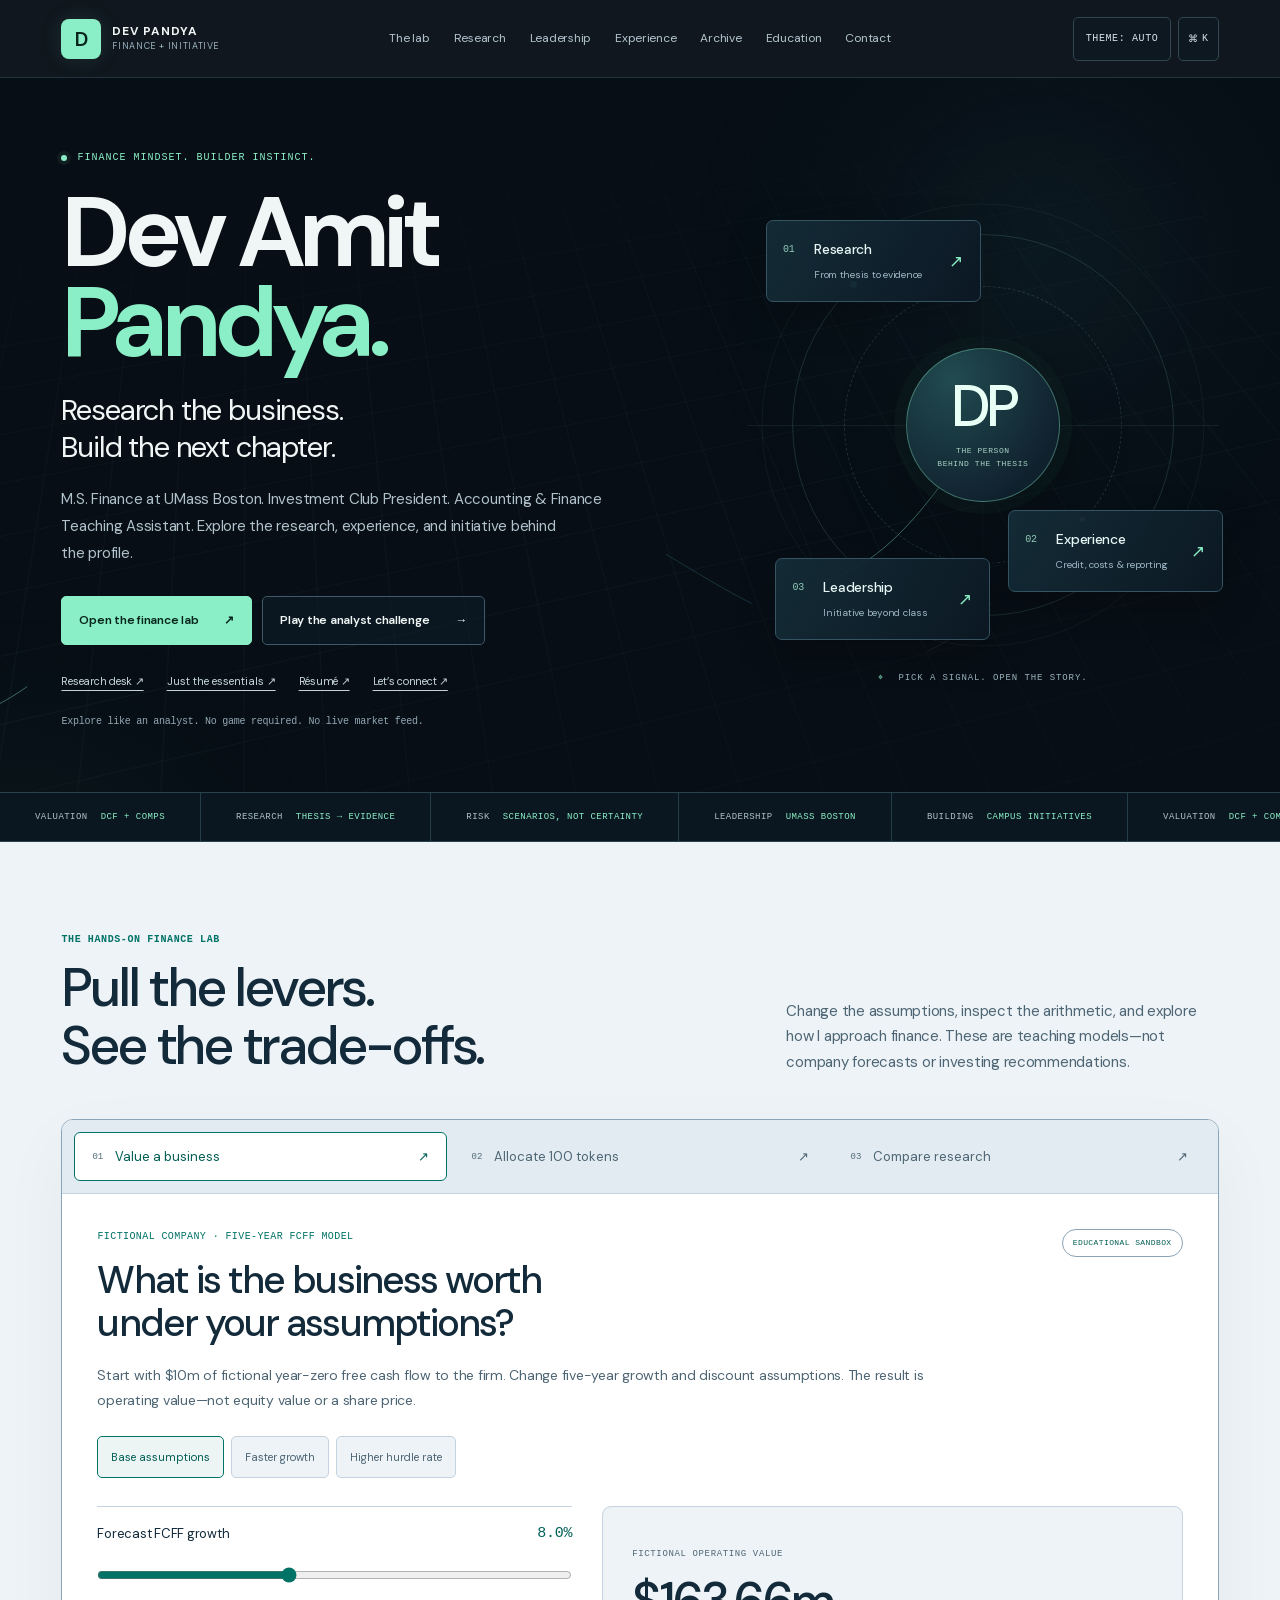
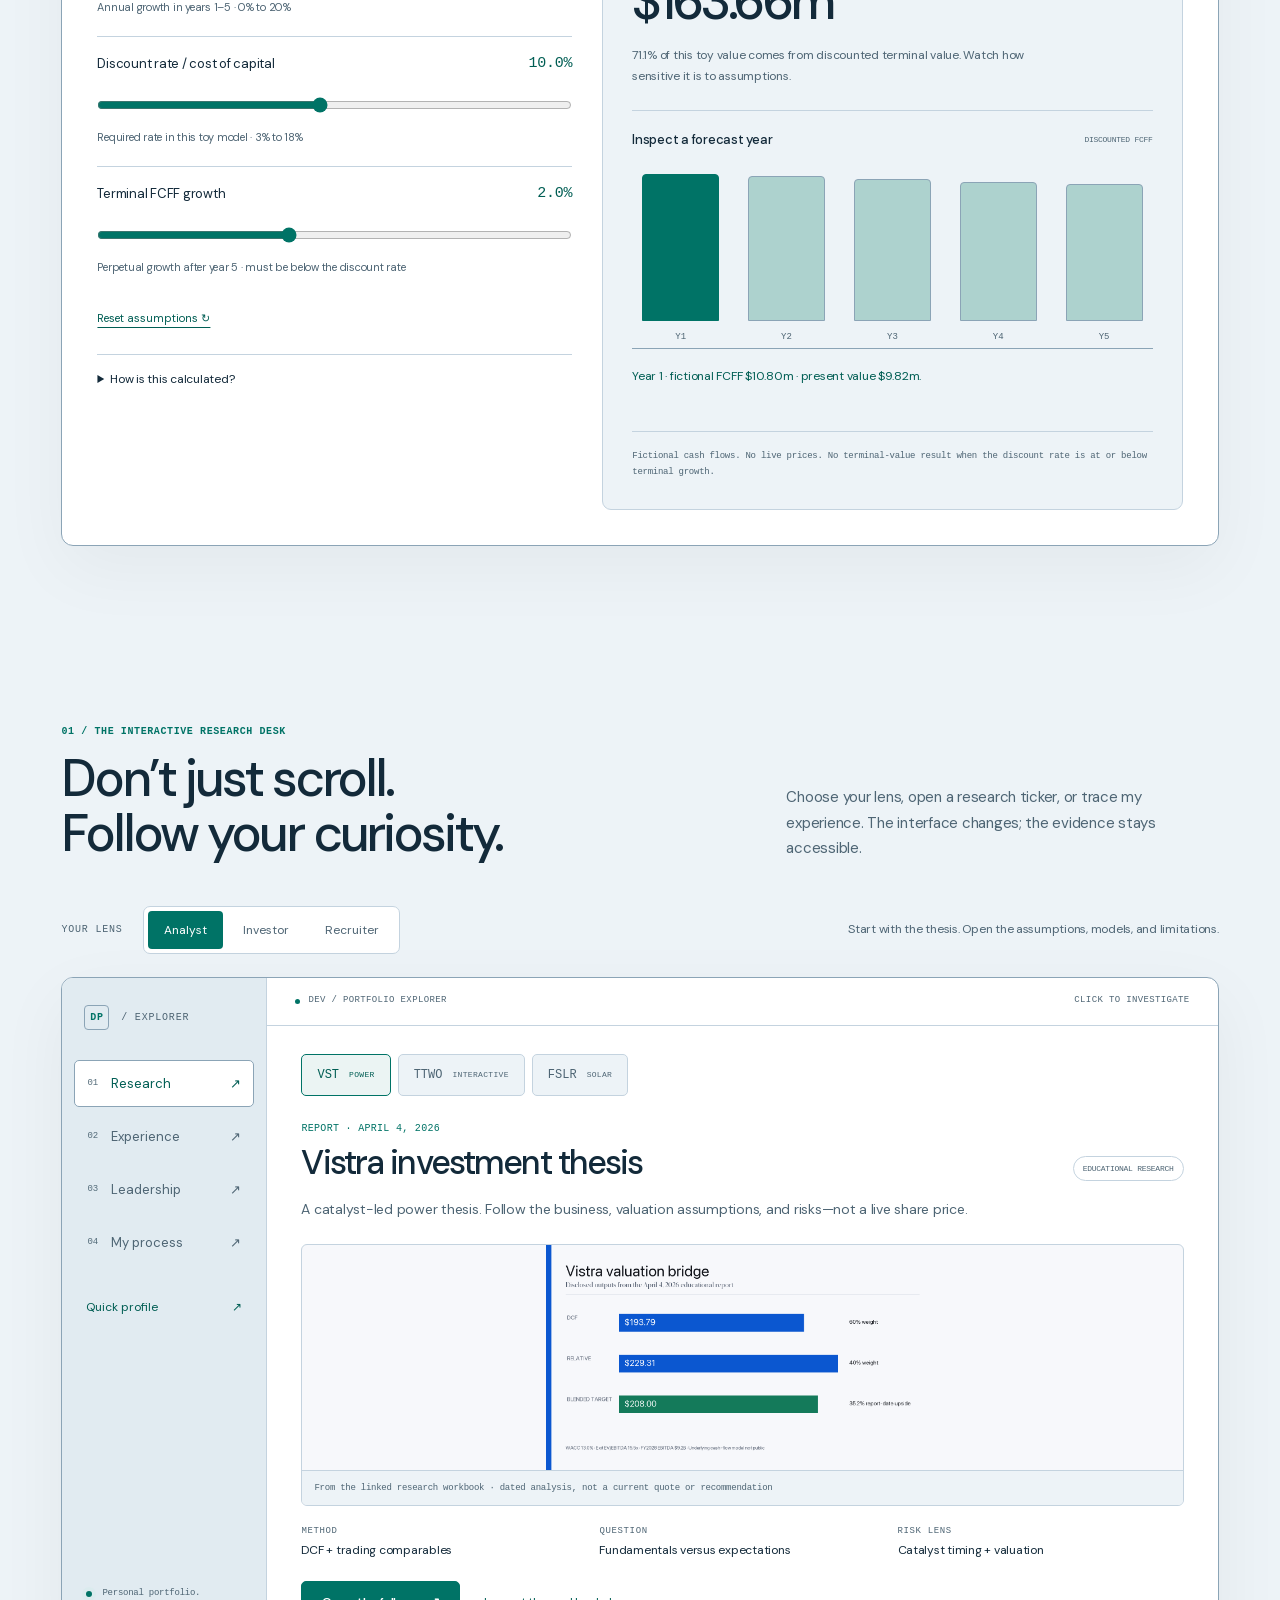
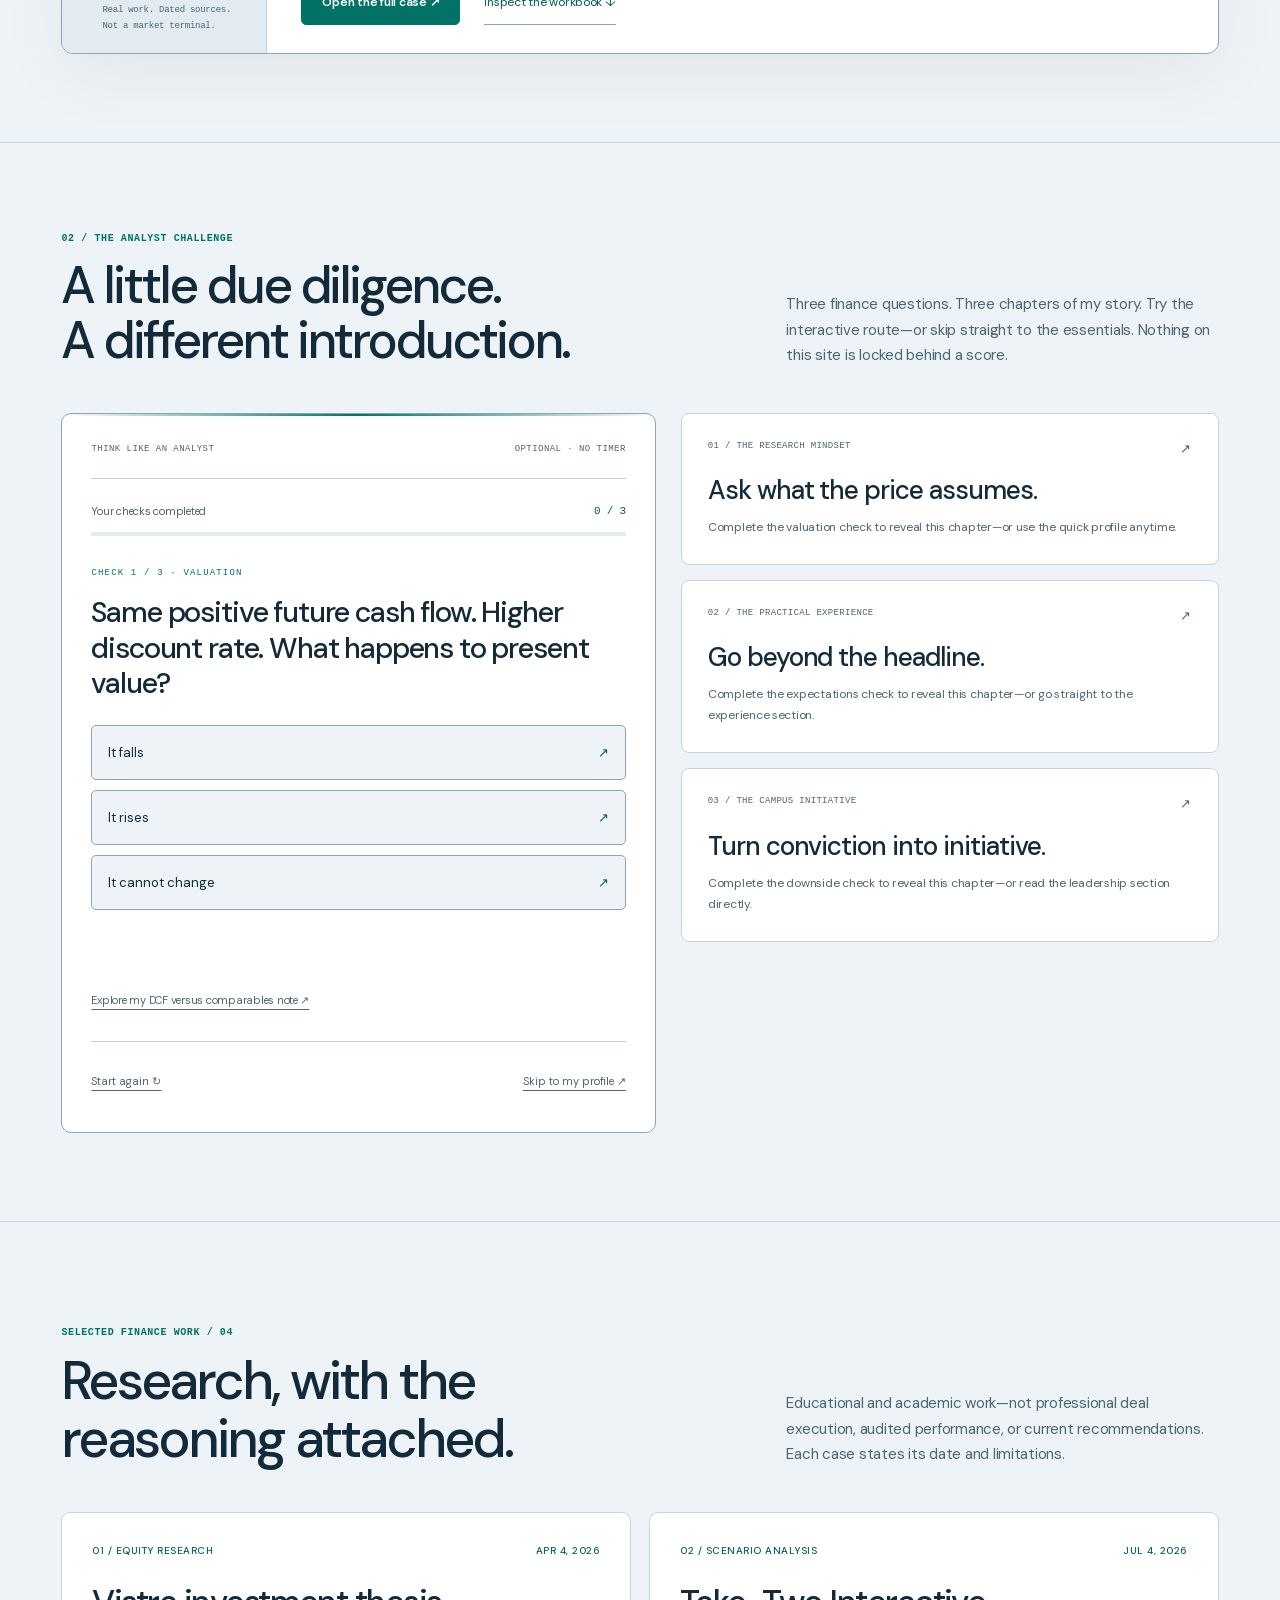
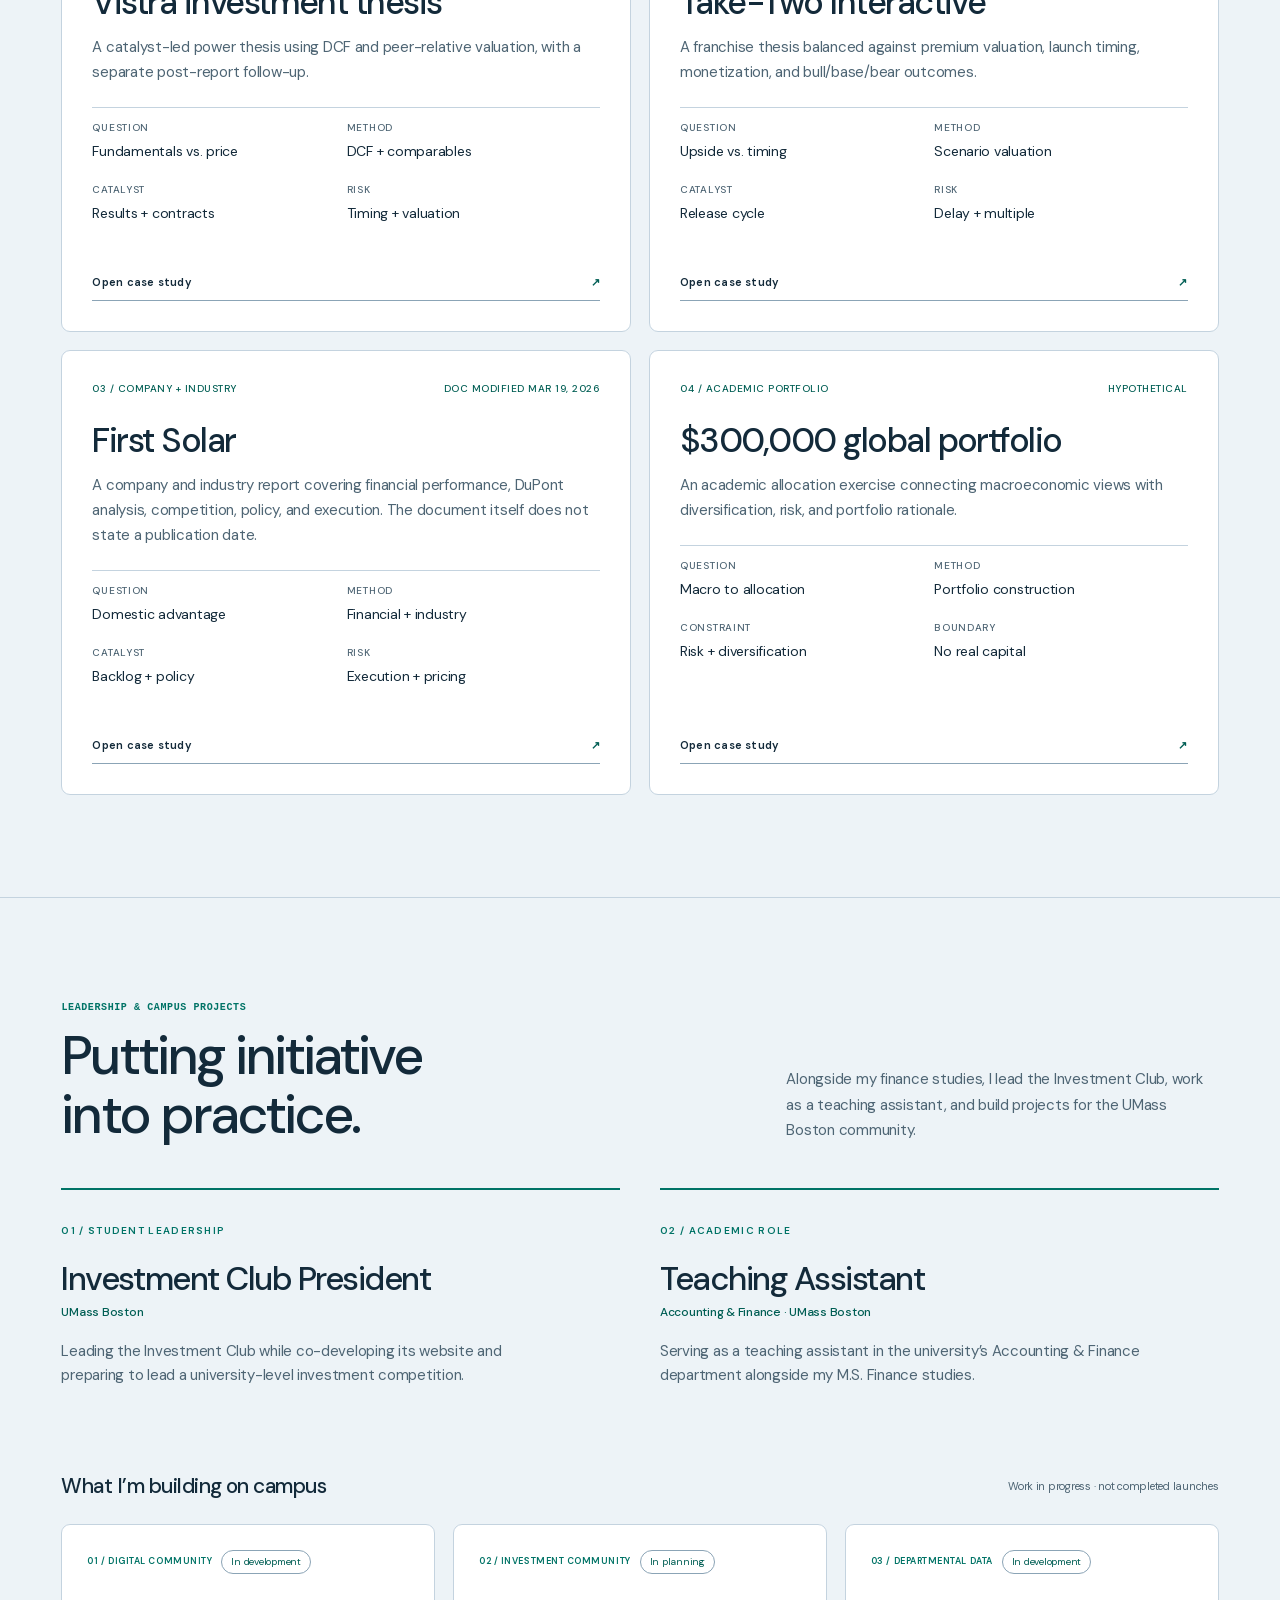
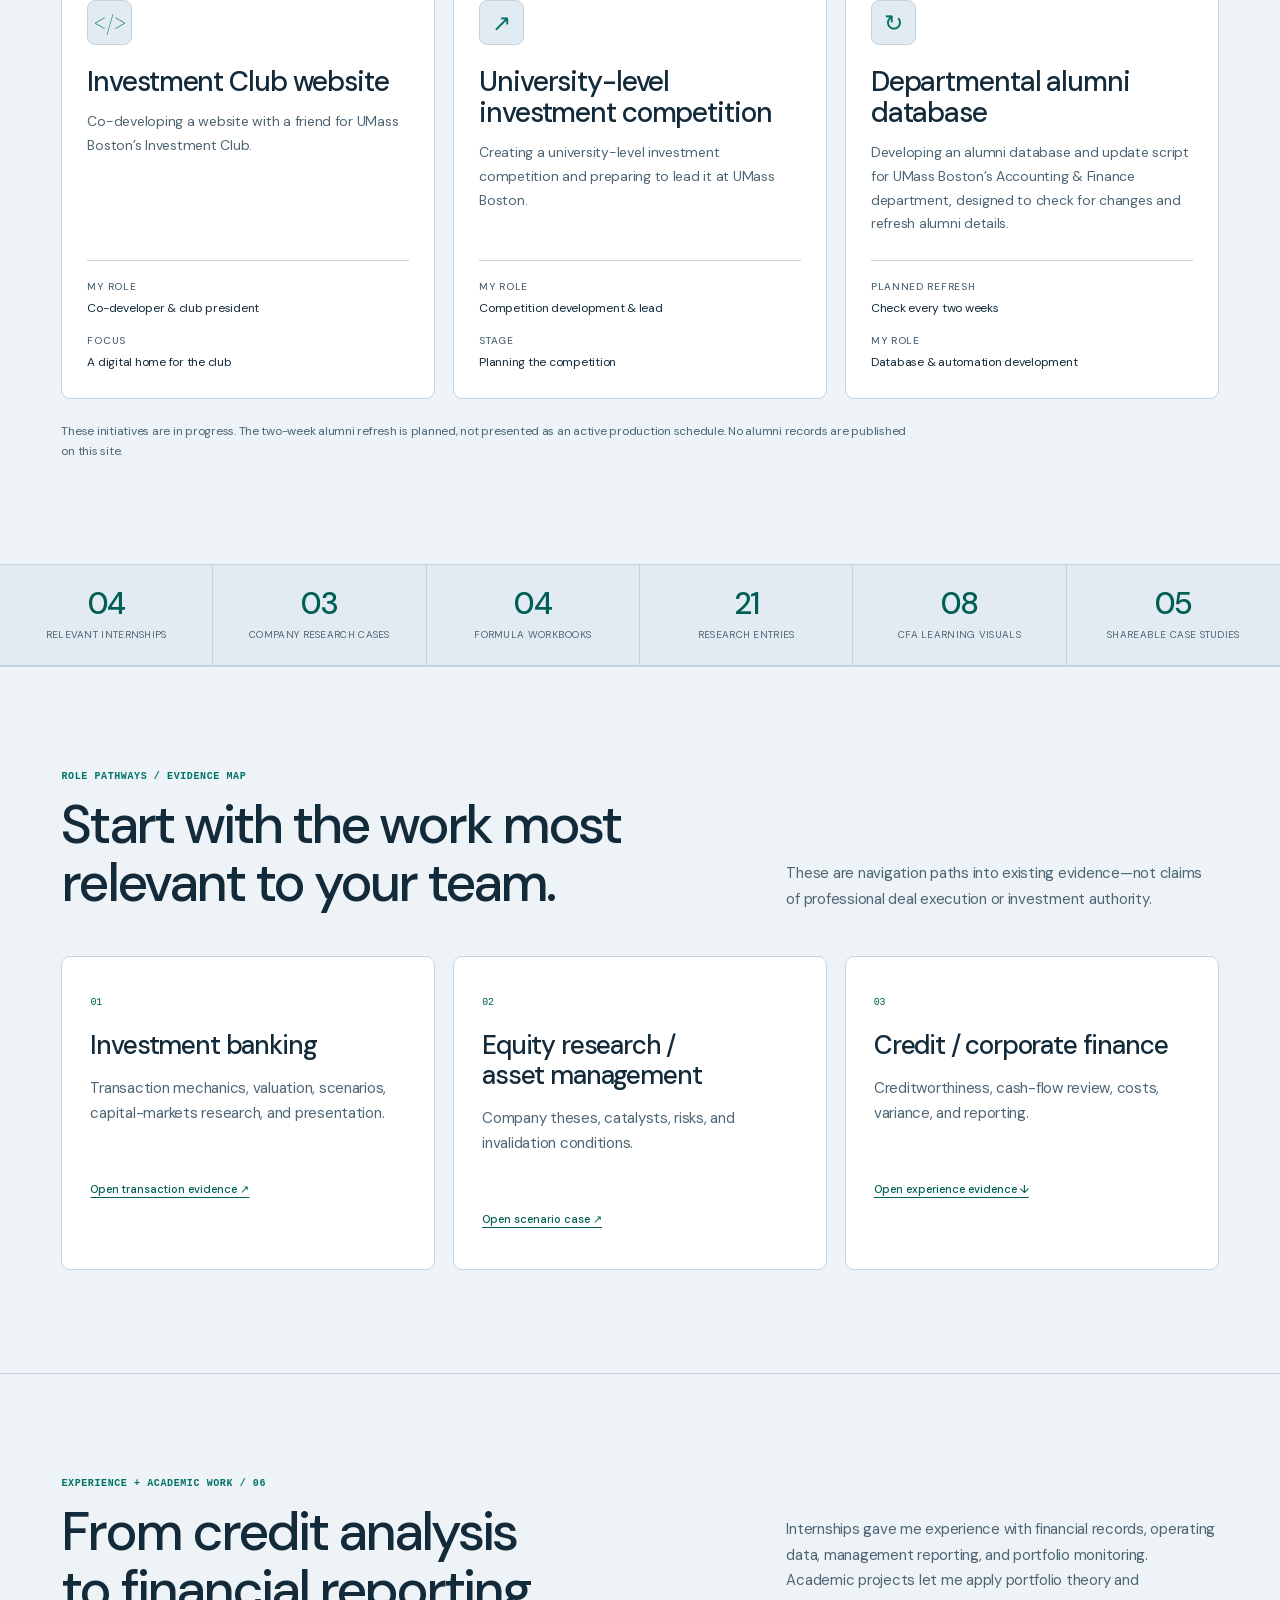
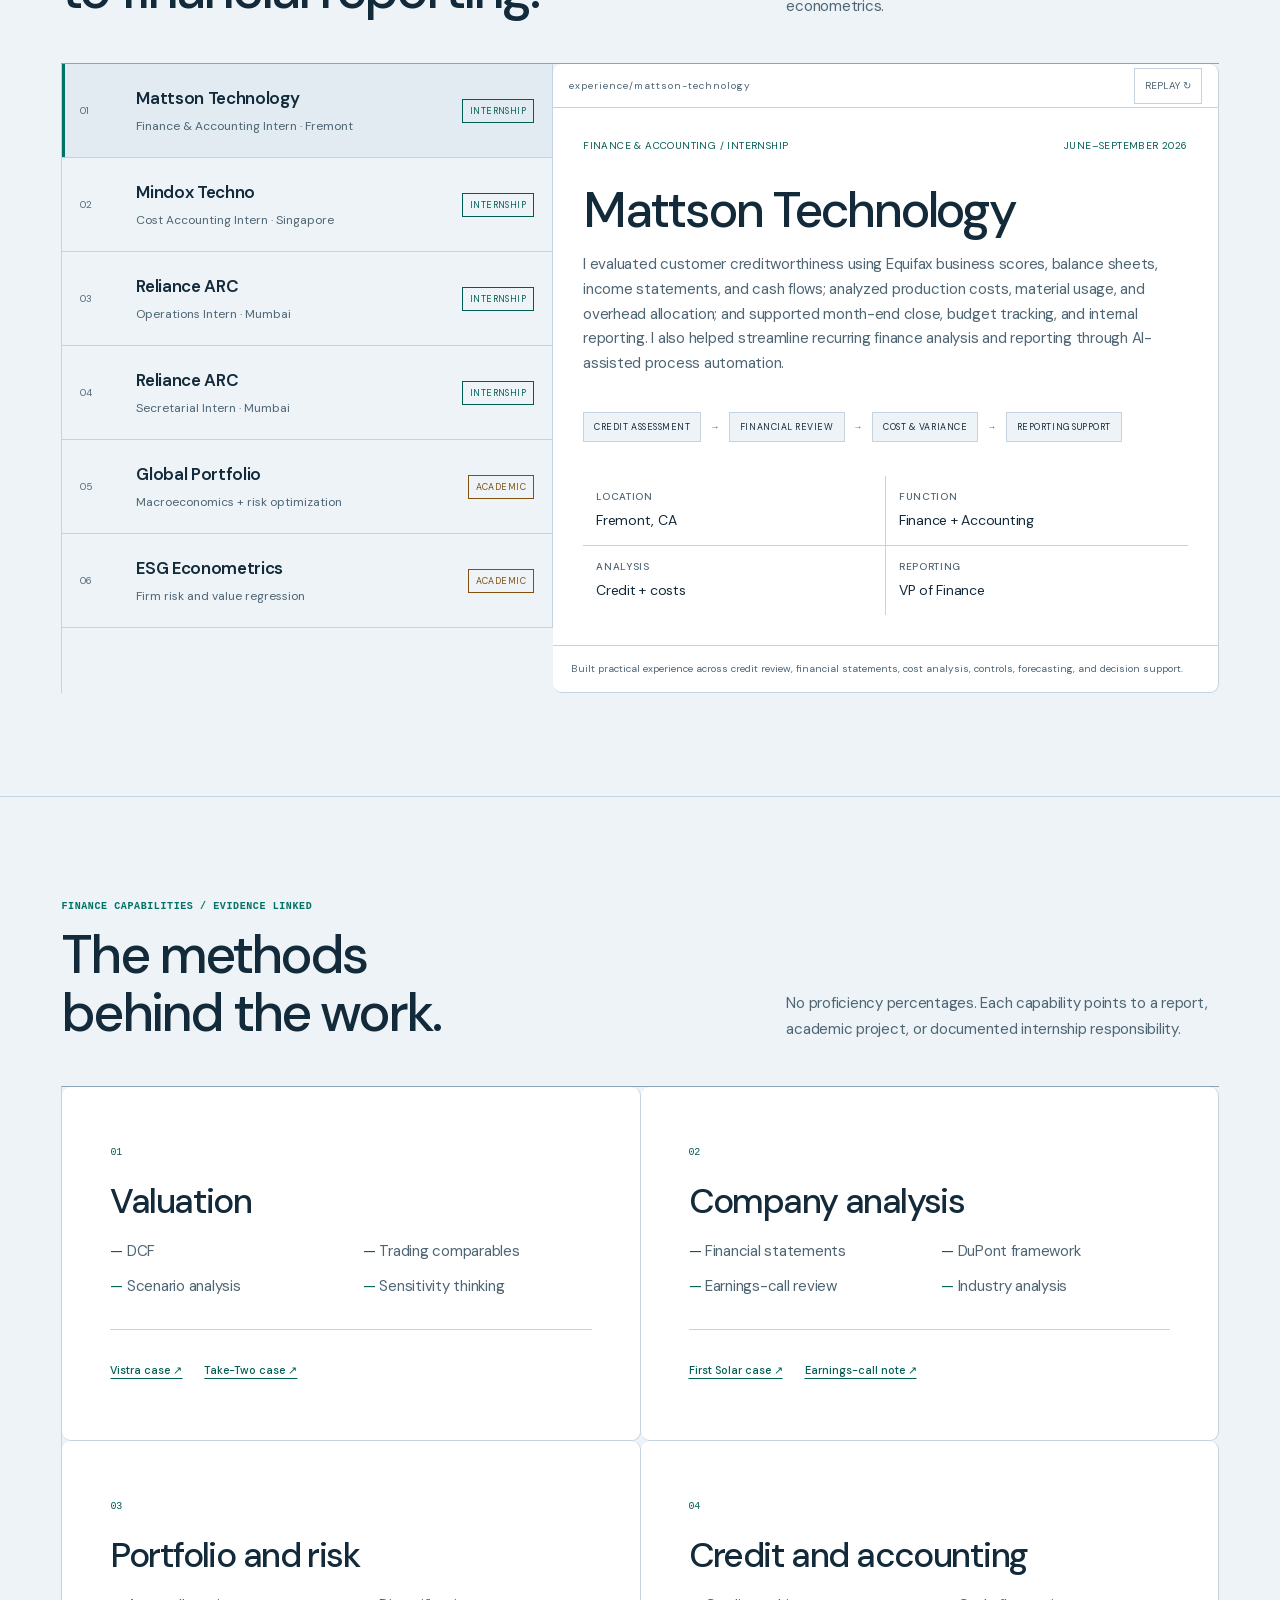
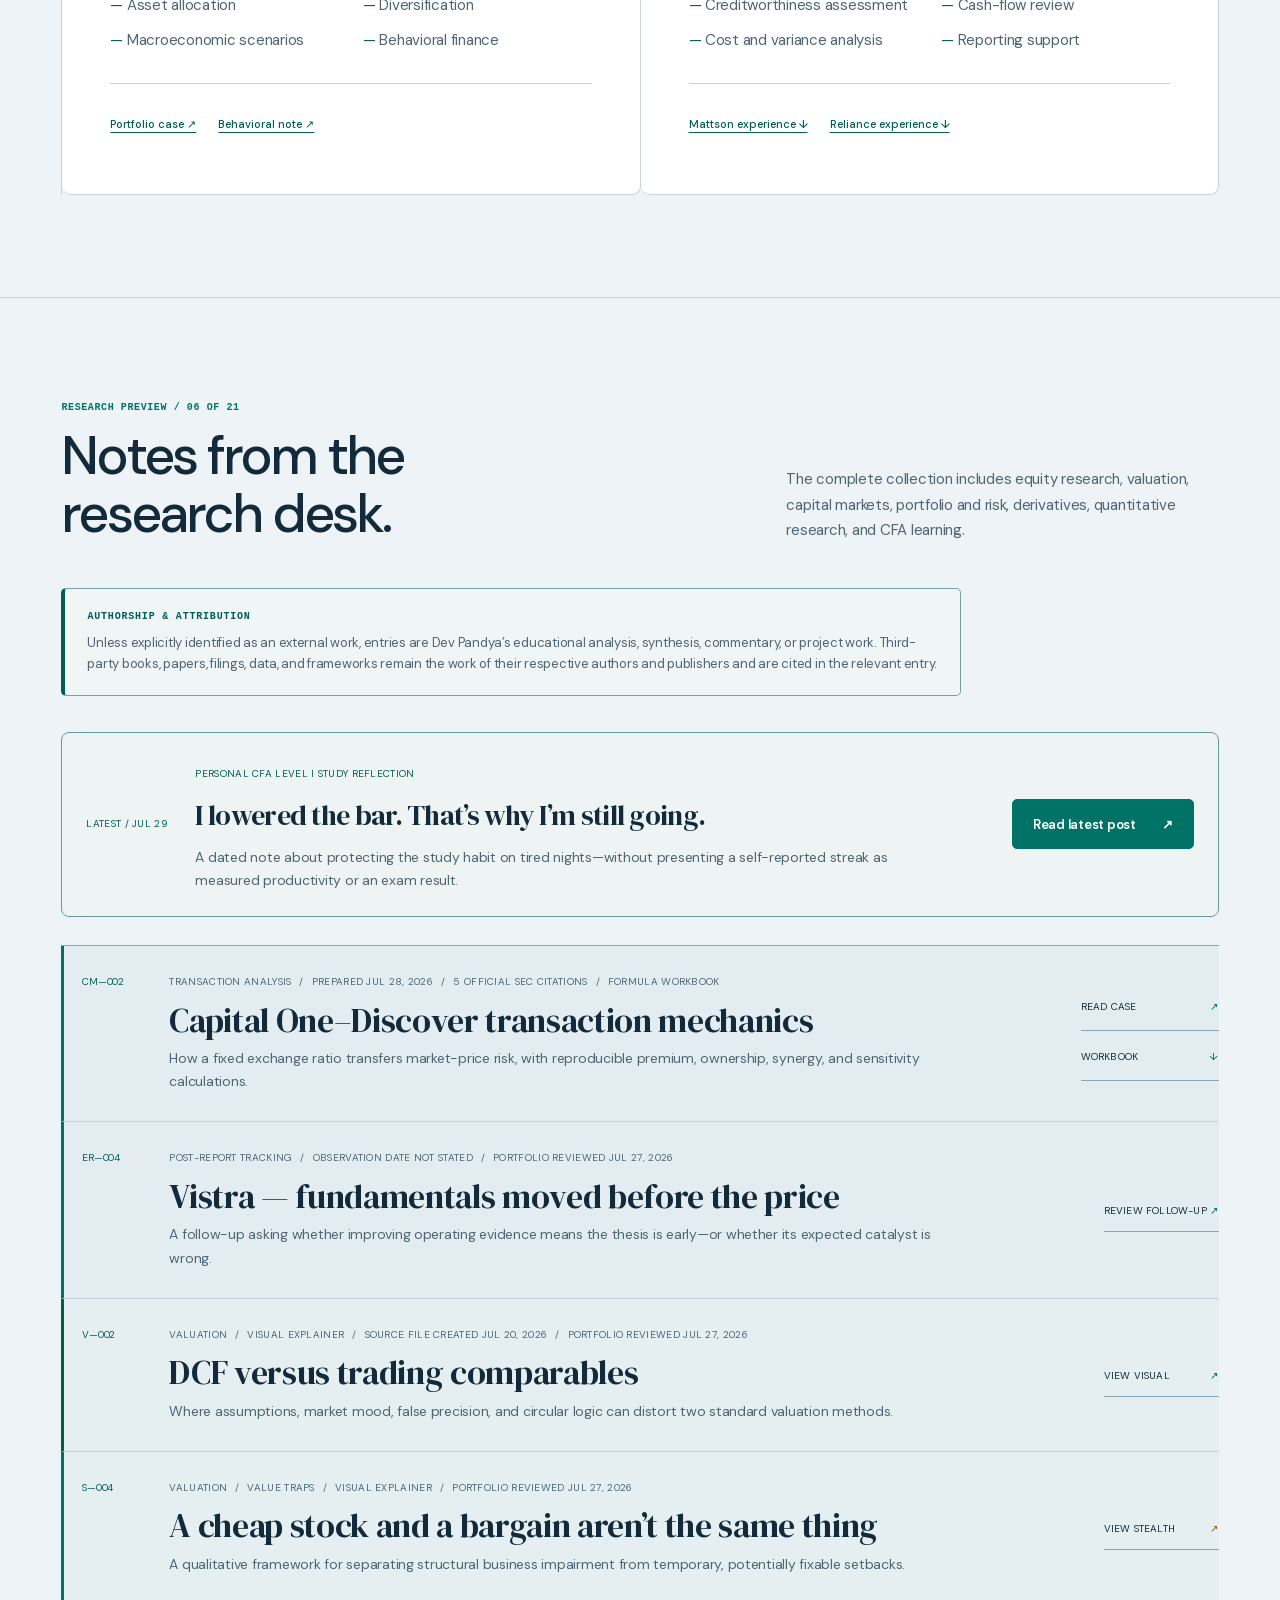
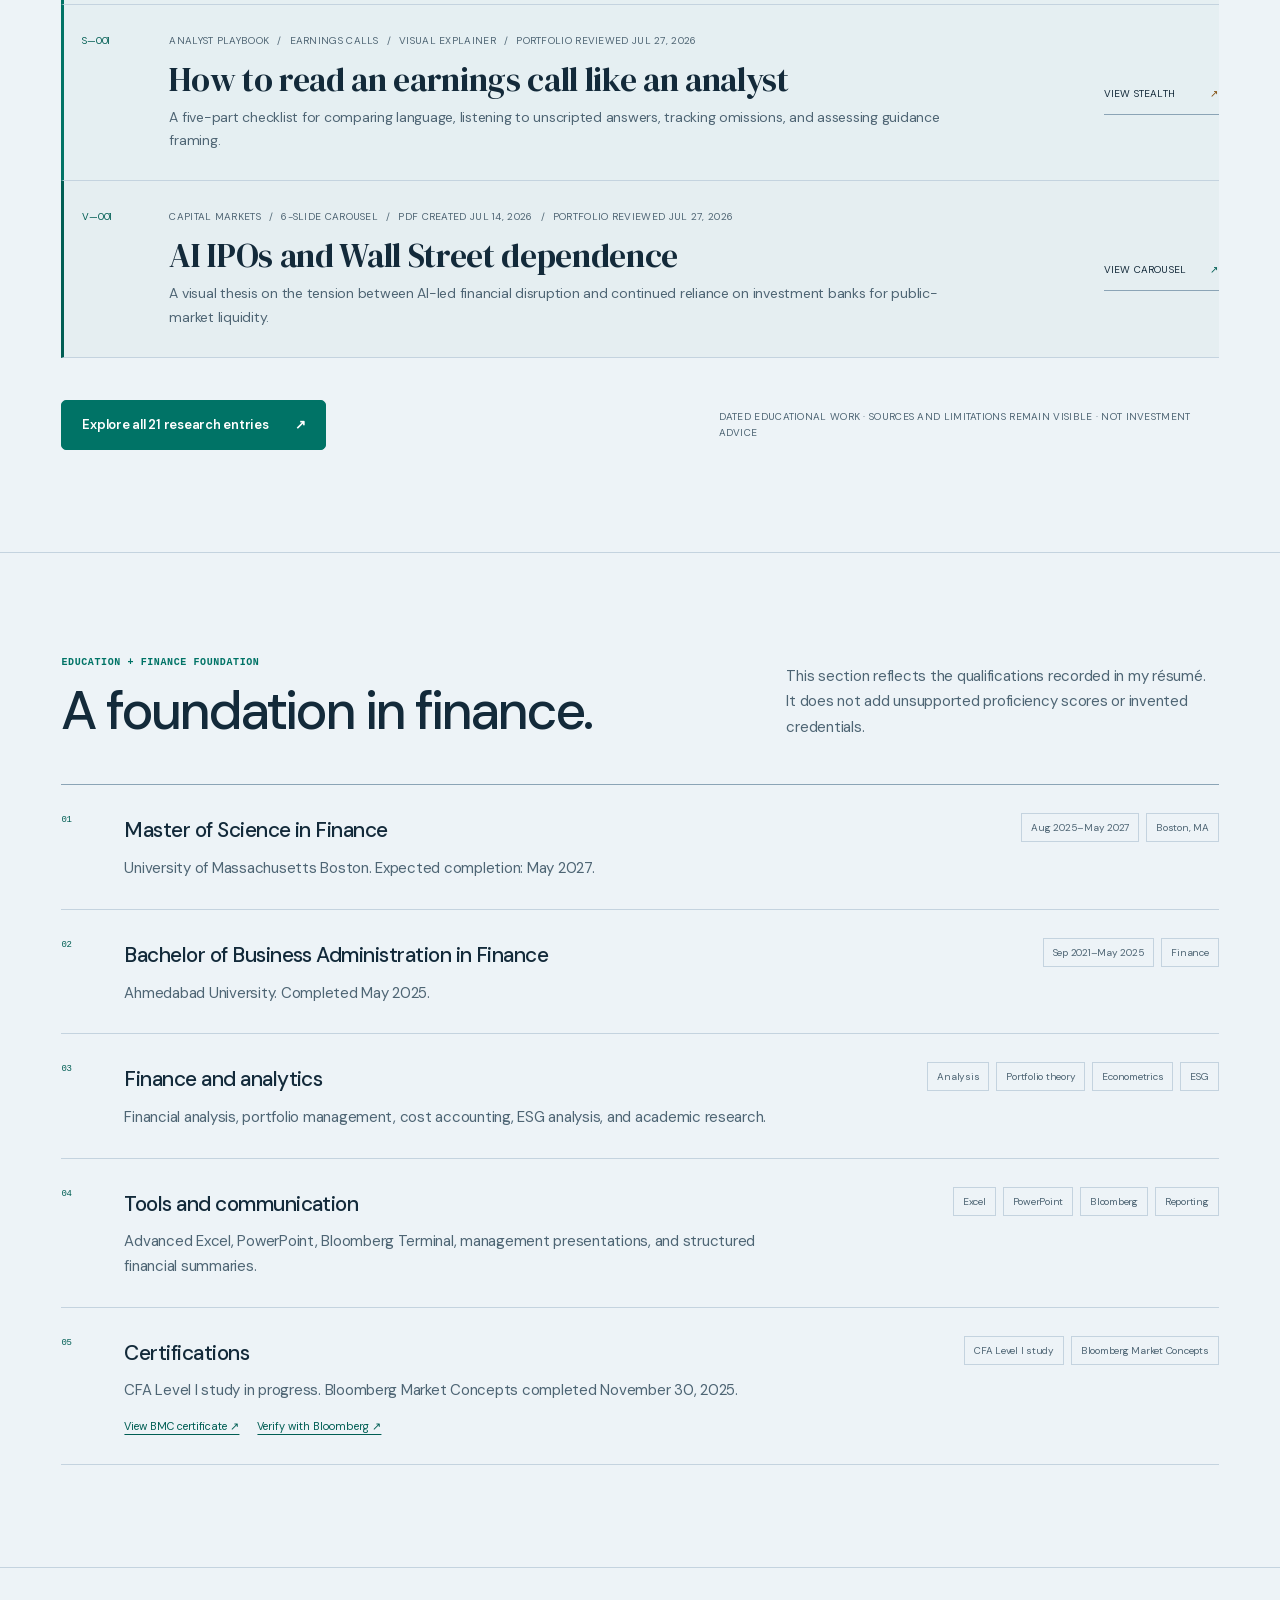
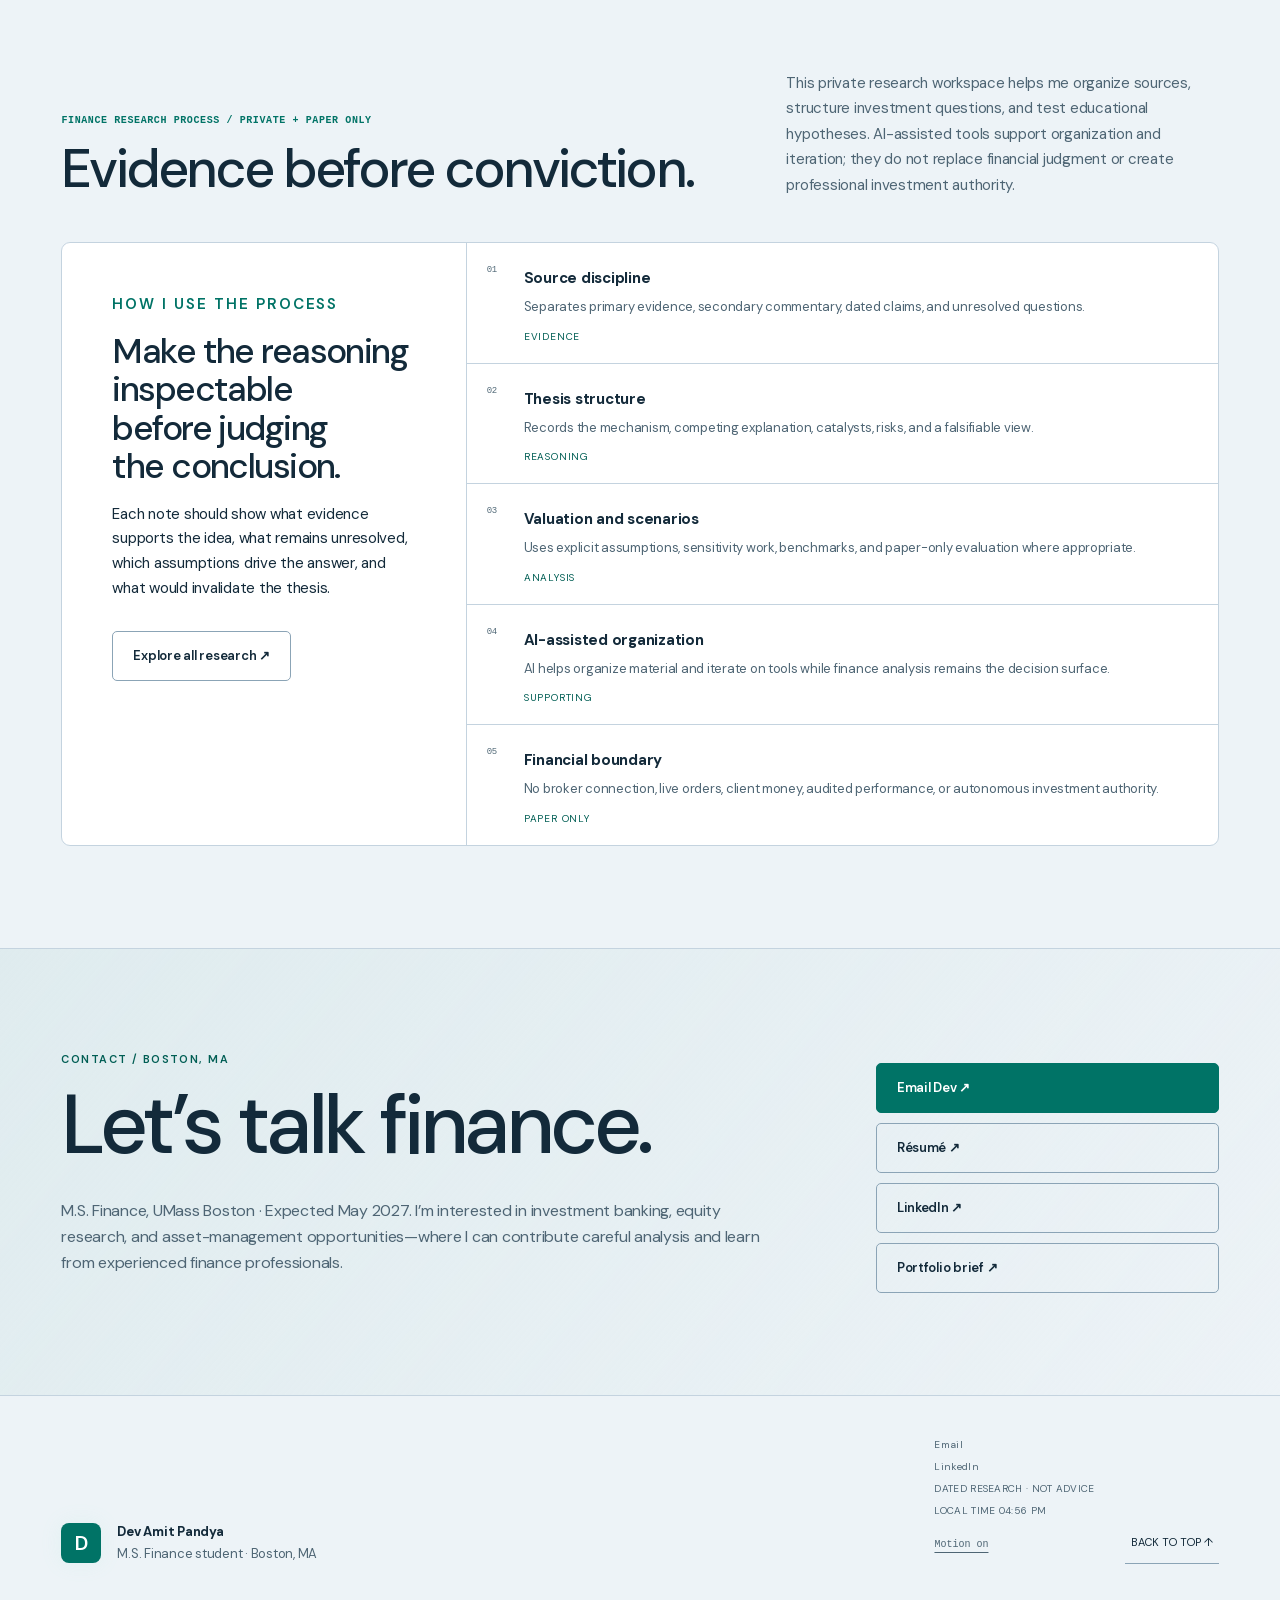
<file: index.html>
<!doctype html>
<html lang="en" data-theme="light">
<head>
  <meta charset="utf-8">
  <meta name="viewport" content="width=device-width, initial-scale=1">
  <meta name="description" content="Dev Amit Pandya: M.S. Finance student at UMass Boston, Investment Club President, and Accounting & Finance Teaching Assistant. Explore finance research and campus projects.">
  <meta name="theme-color" content="#f7f6f2">
  <link rel="canonical" href="https://devpandya.com/">
  <link rel="icon" href="assets/favicon.svg" type="image/svg+xml">
  <link rel="apple-touch-icon" href="assets/apple-touch-icon.png">
  <meta property="og:title" content="Dev Amit Pandya — Finance, Research & Leadership">
  <meta property="og:description" content="Finance research, campus leadership, and practical initiative. M.S. Finance at UMass Boston, Investment Club President, and Accounting & Finance Teaching Assistant.">
  <meta property="og:type" content="website">
  <meta property="og:url" content="https://devpandya.com/">
  <meta property="og:image" content="https://devpandya.com/assets/social-preview.png">
  <meta property="og:image:width" content="1200">
  <meta property="og:image:height" content="630">
  <meta name="twitter:card" content="summary_large_image">
  <title>Dev Amit Pandya — Finance, Research &amp; Leadership</title>
  <link rel="stylesheet" href="assets/styles.css?v=20260728b">
<link rel="preload" href="assets/fonts/dm-serif-display-normal.woff2" as="font" type="font/woff2" crossorigin>
  <link rel="stylesheet" href="assets/editorial.css?v=20261027a">
  <link rel="stylesheet" href="assets/market.css?v=20261027c">
  <link rel="stylesheet" href="assets/finance-lab.css?v=20261027c">
</head>
<body class="home-page">
  <a class="skip-link" href="#main">Skip to content</a><div class="reading-progress" aria-hidden="true"><span id="reading-progress"></span></div>
  <header class="site-header">
    <a class="brand" href="#top" aria-label="Dev Amit Pandya portfolio home"><span class="brand-glyph">D</span><span class="brand-copy"><strong>DEV PANDYA</strong><small>FINANCE + INITIATIVE</small></span></a>
    <nav class="main-nav" id="desktop-navigation" aria-label="Primary navigation"><a href="#finance-lab">The lab</a><a href="#selected-work">Research</a><a href="#leadership">Leadership</a><a href="#experience">Experience</a><a href="research/">Archive</a><a href="#foundation">Education</a><a href="#contact">Contact</a></nav>
    <div class="header-tools">
      <button class="text-button" id="theme-toggle" type="button" aria-label="Change color theme">Theme: auto</button>
      <button class="key-button" id="command-open" type="button" aria-label="Open command palette"><kbd>⌘</kbd><kbd>K</kbd></button>
      <button class="menu-button" id="menu-open" type="button" aria-controls="mobile-nav" aria-expanded="false">Menu</button>
    </div>
    <nav class="mobile-nav" id="mobile-nav" aria-label="Mobile navigation" hidden>
      <button type="button" data-theme-cycle>Change color theme</button><a href="#finance-lab">Hands-on finance lab</a><a href="#explore">Interactive desk</a><a href="#challenge">Analyst challenge</a><a href="#selected-work">Selected work</a><a href="#leadership">Leadership &amp; campus projects</a><a href="#experience">Experience</a><a href="#capabilities">Capabilities</a><a href="research/">Archive</a><a href="#foundation">Education</a><a href="#contact">Contact</a><a href="assets/Dev-Amit-Pandya-Resume.pdf" target="_blank" rel="noreferrer">Résumé ↗</a><a href="https://www.linkedin.com/in/dev-pandya-38a473220/" target="_blank" rel="noreferrer">LinkedIn ↗</a>
    </nav>
  </header>
  <main id="main">
    <section class="hero market-hero" id="top" aria-labelledby="hero-title">
      <div class="market-ambient" aria-hidden="true">
        <div class="ambient-grid"></div><div class="ambient-light light-one"></div><div class="ambient-light light-two"></div>
        <svg class="market-ribbons" viewBox="0 0 1600 900" preserveAspectRatio="xMidYMid slice">
          <path class="ribbon ribbon-one" d="M-100 760C180 810 240 350 570 420S990 850 1270 280S1530 210 1740 60"/>
          <path class="ribbon ribbon-two" d="M-100 800C220 850 300 400 620 470S1040 900 1320 330S1590 260 1800 110"/>
          <path class="ribbon ribbon-three" d="M-120 840C220 880 350 460 660 520S1090 940 1370 380S1640 310 1830 160"/>
        </svg>
      </div>
      <div class="section-shell market-hero-inner">
        <div class="hero-main reveal">
          <p class="eyebrow"><span class="signal-dot" aria-hidden="true"></span> FINANCE MINDSET. BUILDER INSTINCT.</p>
          <h1 id="hero-title">Dev Amit <br><em>Pandya.</em></h1>
          <p class="hero-statement">Research the business.<br>Build the next chapter.</p>
          <p class="hero-deck" id="hero-introduction">M.S. Finance at UMass Boston. Investment Club President. Accounting &amp; Finance Teaching Assistant. Explore the research, experience, and initiative behind the profile.</p>
          <div class="hero-actions">
            <a class="button button-primary" href="#finance-lab">Open the finance lab <span aria-hidden="true">↗</span></a>
            <a class="button button-quiet" href="#challenge">Play the analyst challenge <span aria-hidden="true">→</span></a>
          </div>
          <div class="hero-secondary-links">
            <a href="#explore">Research desk ↗</a><button type="button" data-profile-open>Just the essentials ↗</button>
            <a href="assets/Dev-Amit-Pandya-Resume.pdf" target="_blank" rel="noreferrer">Résumé ↗</a>
            <a href="mailto:devpandya2003@gmail.com">Let’s connect ↗</a>
          </div>
          <p class="hero-fineprint">Explore like an analyst. No game required. No live market feed.</p>
        </div>
        <div class="signal-system reveal" aria-label="Choose a part of Dev’s portfolio">
          <div class="signal-orbit orbit-one" aria-hidden="true"></div>
          <div class="signal-orbit orbit-two" aria-hidden="true"></div>
          <div class="signal-orbit orbit-three" aria-hidden="true"></div>
          <div class="signal-crosshair" aria-hidden="true"></div>
          <button class="signal-center" type="button" data-profile-open aria-label="Open Dev’s quick profile"><span>DP</span><small>THE PERSON<br>BEHIND THE THESIS</small></button>
          <a class="signal-node signal-research" href="#explore" data-desk-jump="research"><span>01</span><strong>Research</strong><small>From thesis to evidence</small><b aria-hidden="true">↗</b></a>
          <a class="signal-node signal-experience" href="#explore" data-desk-jump="experience"><span>02</span><strong>Experience</strong><small>Credit, costs &amp; reporting</small><b aria-hidden="true">↗</b></a>
          <a class="signal-node signal-leadership" href="#explore" data-desk-jump="leadership"><span>03</span><strong>Leadership</strong><small>Initiative beyond class</small><b aria-hidden="true">↗</b></a>
          <p class="signal-caption"><span aria-hidden="true">⌖</span> PICK A SIGNAL. OPEN THE STORY.</p>
        </div>
      </div>
      <div class="portfolio-ticker" aria-label="Portfolio focus areas">
        <div class="ticker-track"><span>VALUATION <b>DCF + COMPS</b></span><span>RESEARCH <b>THESIS → EVIDENCE</b></span><span>RISK <b>SCENARIOS, NOT CERTAINTY</b></span><span>LEADERSHIP <b>UMASS BOSTON</b></span><span>BUILDING <b>CAMPUS INITIATIVES</b></span><span aria-hidden="true">VALUATION <b>DCF + COMPS</b></span><span aria-hidden="true">RESEARCH <b>THESIS → EVIDENCE</b></span><span aria-hidden="true">RISK <b>SCENARIOS, NOT CERTAINTY</b></span><span aria-hidden="true">LEADERSHIP <b>UMASS BOSTON</b></span><span aria-hidden="true">BUILDING <b>CAMPUS INITIATIVES</b></span></div>
      </div>
    </section>
    <section class="finance-lab section-shell" id="finance-lab" aria-labelledby="finance-lab-title">
      <header class="section-heading reveal"><div><p class="eyebrow">THE HANDS-ON FINANCE LAB</p><h2 id="finance-lab-title">Pull the levers.<br>See the trade-offs.</h2></div><p>Change the assumptions, inspect the arithmetic, and explore how I approach finance. These are teaching models—not company forecasts or investing recommendations.</p></header>
      <div class="lab-frame reveal">
        <div class="lab-tablist" role="tablist" aria-label="Choose a hands-on finance activity">
          <button type="button" role="tab" id="lab-tab-value" aria-controls="lab-panel-value" aria-selected="true" tabindex="0" data-lab-tab="value"><span>01</span> Value a business <b aria-hidden="true">↗</b></button>
          <button type="button" role="tab" id="lab-tab-allocate" aria-controls="lab-panel-allocate" aria-selected="false" tabindex="-1" data-lab-tab="allocate"><span>02</span> Allocate 100 tokens <b aria-hidden="true">↗</b></button>
          <button type="button" role="tab" id="lab-tab-compare" aria-controls="lab-panel-compare" aria-selected="false" tabindex="-1" data-lab-tab="compare"><span>03</span> Compare research <b aria-hidden="true">↗</b></button>
        </div>
        <section class="lab-panel" role="tabpanel" id="lab-panel-value" aria-labelledby="lab-tab-value" tabindex="0">
          <div class="lab-panel-heading"><div><p class="eyebrow">FICTIONAL COMPANY · FIVE-YEAR FCFF MODEL</p><h3>What is the business worth<br>under your assumptions?</h3></div><span class="lab-label">EDUCATIONAL SANDBOX</span></div>
          <p class="lab-description" id="lab-model-note">Start with $10m of fictional year-zero free cash flow to the firm. Change five-year growth and discount assumptions. The result is operating value—not equity value or a share price.</p>
          <div class="lab-presets" role="group" aria-label="Fictional valuation presets"><button type="button" data-dcf-preset="base" aria-pressed="true">Base assumptions</button><button type="button" data-dcf-preset="growth" aria-pressed="false">Faster growth</button><button type="button" data-dcf-preset="hurdle" aria-pressed="false">Higher hurdle rate</button></div>
          <div class="valuation-layout">
            <div class="valuation-inputs">
              <div class="lab-slider"><div><label for="lab-growth">Forecast FCFF growth</label><output for="lab-growth" id="lab-growth-value">8.0%</output></div><input type="range" id="lab-growth" min="0" max="20" step="0.5" value="8" aria-describedby="lab-growth-note"><p id="lab-growth-note">Annual growth in years 1–5 · 0% to 20%</p></div>
              <div class="lab-slider"><div><label for="lab-discount">Discount rate / cost of capital</label><output for="lab-discount" id="lab-discount-value">10.0%</output></div><input type="range" id="lab-discount" min="3" max="18" step="0.5" value="10" aria-describedby="lab-discount-note"><p id="lab-discount-note">Required rate in this toy model · 3% to 18%</p></div>
              <div class="lab-slider"><div><label for="lab-terminal">Terminal FCFF growth</label><output for="lab-terminal" id="lab-terminal-value">2.0%</output></div><input type="range" id="lab-terminal" min="0" max="5" step="0.5" value="2" aria-describedby="lab-terminal-note"><p id="lab-terminal-note">Perpetual growth after year 5 · must be below the discount rate</p></div>
              <button type="button" class="lab-reset" id="lab-dcf-reset">Reset assumptions ↻</button>
              <details class="lab-method"><summary>How is this calculated?</summary><p>FCFFₜ = $10m × (1 + forecast growth)ᵗ. Each forecast cash flow is discounted by (1 + discount rate)ᵗ. Terminal value at year 5 = FCFF₅ × (1 + terminal growth) ÷ (discount rate − terminal growth), then discounted five years. Operating value is the sum.</p><p>The sliders illustrate sensitivity, not economically validated assumptions. Reinvestment and operating fundamentals are not separately modeled. Debt, non-operating assets, taxes, and share counts are not reconciled into equity value.</p><a href="https://www.cfainstitute.org/insights/professional-learning/refresher-readings/2026/free-cash-flow-valuation" target="_blank" rel="noreferrer">CFA Institute: FCFF valuation ↗</a><a href="https://pages.stern.nyu.edu/adamodar/New_Home_Page/littlebook/terminalvalue.htm" target="_blank" rel="noreferrer">NYU Stern: terminal-value limitations ↗</a></details>
            </div>
            <div class="valuation-output">
              <p class="lab-status" id="lab-model-status" role="status" aria-live="polite"></p>
              <div id="lab-dcf-results">
                <span class="lab-output-label" id="lab-value-label">FICTIONAL OPERATING VALUE</span><output id="lab-dcf-value" class="lab-big-value" data-cents="" aria-labelledby="lab-value-label" aria-live="off">—</output>
                <p class="terminal-share" id="lab-terminal-share">Calculated in your browser from your assumptions.</p>
                <div class="cash-flow-header"><h4>Inspect a forecast year</h4><span>DISCOUNTED FCFF</span></div>
                <div class="cash-flow-chart" id="lab-flow-chart" role="group" aria-label="Select a forecast year to inspect its cash flow"></div>
                <p class="lab-year-detail" id="lab-year-detail" role="status" aria-live="polite"></p>
                <p class="lab-caveat">Fictional cash flows. No live prices. No terminal-value result when the discount rate is at or below terminal growth.</p>
              </div>
            </div>
          </div>
        </section>
        <section class="lab-panel" role="tabpanel" id="lab-panel-allocate" aria-labelledby="lab-tab-allocate" tabindex="0" hidden>
          <div class="lab-panel-heading"><div><p class="eyebrow">100 FICTIONAL TOKENS · THREE AUTHORED SCENARIOS</p><h3>Build a mix.<br>Test its assumptions.</h3></div><span class="lab-label">NOT MONEY. NOT A FORECAST.</span></div>
          <p class="lab-description">Allocate 100 fictional tokens. Apply the invented shocks and inspect the result. This is a teaching exercise, not a return forecast or recommended portfolio.</p>
          <div class="lab-presets" role="group" aria-label="Example token allocations"><button type="button" data-allocation-preset="split" aria-pressed="true">50 / 40 / 10 example</button><button type="button" data-allocation-preset="growth" aria-pressed="false">Growth sleeve only</button><button type="button" data-allocation-preset="cash" aria-pressed="false">Cash sleeve only</button></div>
          <div class="allocation-layout">
            <div class="allocation-inputs">
              <div class="allocation-budget"><span>TOKENS ALLOCATED</span><output id="lab-budget-total">100 / 100</output></div>
              <div class="budget-track" aria-hidden="true"><span id="lab-budget-fill"></span></div>
              <div class="lab-slider"><div><label for="lab-weight-growth"><i class="sleeve-dot growth-dot" aria-hidden="true"></i> Growth sleeve</label><output id="lab-weight-growth-value" for="lab-weight-growth">50</output></div><input type="range" id="lab-weight-growth" min="0" max="100" step="5" value="50" aria-describedby="lab-growth-sleeve-note"><p id="lab-growth-sleeve-note">Fictional equity sleeve · tokens, not money</p></div>
              <div class="lab-slider"><div><label for="lab-weight-bonds"><i class="sleeve-dot bonds-dot" aria-hidden="true"></i> Bond sleeve</label><output id="lab-weight-bonds-value" for="lab-weight-bonds">40</output></div><input type="range" id="lab-weight-bonds" min="0" max="100" step="5" value="40" aria-describedby="lab-bonds-sleeve-note"><p id="lab-bonds-sleeve-note">Fictional bond sleeve · authored shocks only</p></div>
              <div class="lab-slider"><div><label for="lab-weight-cash"><i class="sleeve-dot cash-dot" aria-hidden="true"></i> Cash sleeve</label><output id="lab-weight-cash-value" for="lab-weight-cash">10</output></div><input type="range" id="lab-weight-cash" min="0" max="100" step="5" value="10" aria-describedby="lab-cash-sleeve-note"><p id="lab-cash-sleeve-note">Fixed flat in this toy model · not a risk-free claim</p></div>
              <button class="lab-reset" type="button" id="lab-allocation-reset">Reset allocation &amp; scenario ↻</button>
              <p class="lab-caveat">Moving one slider does not silently rebalance the others. Results are withheld until the total is exactly 100.</p>
            </div>
            <div class="allocation-output">
              <p class="eyebrow">CHOOSE AN INVENTED SCENARIO</p>
              <div class="stress-choices" role="group" aria-label="Choose an authored scenario"><button type="button" data-stress="selloff" aria-pressed="true">Equity sell-off</button><button type="button" data-stress="rates" aria-pressed="false">Rate shock</button><button type="button" data-stress="riskon" aria-pressed="false">Risk-on move</button></div>
              <p class="lab-status" id="lab-allocation-status" role="status" aria-live="polite"></p>
              <div id="lab-stress-result">
                <p class="lab-output-label" id="lab-selected-scenario">Toy equity sell-off</p><output class="lab-big-value" id="lab-token-ending" data-hundredths="" aria-label="Illustrative ending teaching tokens" aria-live="off">—</output><p id="lab-token-impact" class="token-impact"></p>
                <div class="allocation-strip" aria-hidden="true"><span id="lab-strip-growth"></span><span id="lab-strip-bonds"></span><span id="lab-strip-cash"></span></div>
                <div class="lab-table-wrap"><table class="shock-table"><caption>Authored shocks and arithmetic—not forecasts</caption><thead><tr><th scope="col">Sleeve</th><th scope="col">Tokens</th><th scope="col">Shock</th><th scope="col">Change*</th></tr></thead><tbody id="lab-shock-rows"></tbody></table></div>
                <p class="lab-allocation-note" id="lab-allocation-note"></p>
                <p class="lab-caveat">*Change is in fictional tokens. These single-step scenarios omit fees, inflation, taxes, changing correlations, and other risks. They do not estimate future returns or prove diversification.</p>
              </div>
            </div>
          </div>
          <div class="lab-evidence-link"><a href="research/global-portfolio/">Open my academic hypothetical-portfolio case ↗</a><a href="https://www.investor.gov/introduction-investing/getting-started/asset-allocation" target="_blank" rel="noreferrer">SEC: allocation &amp; diversification ↗</a></div>
        </section>
        <section class="lab-panel" role="tabpanel" id="lab-panel-compare" aria-labelledby="lab-tab-compare" tabindex="0" hidden>
          <div class="lab-panel-heading"><div><p class="eyebrow">REAL EXISTING RESEARCH · DATED SOURCE WORKBOOKS</p><h3>Compare the reasoning.<br>Not just the ticker.</h3></div><span class="lab-label">NO LIVE PRICES OR RANKING</span></div>
          <p class="lab-description">Choose two cases, inspect the different questions and risk lenses, and enlarge the original workbook figures. These are my existing educational cases—not recommendations or refreshed price targets.</p>
          <div class="comparison-controls">
            <div><label for="lab-compare-left">First research case</label><select id="lab-compare-left"><option value="vistra">VST · Vistra</option><option value="ttwo">TTWO · Take-Two</option><option value="firstsolar">FSLR · First Solar</option></select></div>
            <div><label for="lab-compare-right">Second research case</label><select id="lab-compare-right"><option value="vistra">VST · Vistra</option><option value="ttwo" selected>TTWO · Take-Two</option><option value="firstsolar">FSLR · First Solar</option></select></div>
            <button type="button" id="lab-compare-swap" aria-label="Swap the first and second research cases">Swap ⇄</button>
          </div>
          <p class="lab-status" id="lab-compare-status" role="status" aria-live="polite"></p>
          <div class="case-comparison" id="lab-comparison-output"></div>
        </section>
        <dialog class="lab-chart-dialog" id="lab-chart-dialog" aria-labelledby="lab-chart-title"><div class="lab-chart-shell"><header><div><p class="eyebrow">ORIGINAL WORKBOOK FIGURE</p><h3 id="lab-chart-title">Research source chart</h3></div><button type="button" id="lab-chart-close" aria-label="Close original chart">Close ×</button></header><div id="lab-chart-image"></div><footer><p>Dated educational analysis. The linked case contains the source context and limitations.</p><a id="lab-chart-case-link" href="research/vistra/">Open full case ↗</a></footer></div></dialog>
      </div>
      <noscript><p>The lab needs JavaScript; your information does not. <a href="#selected-work">Read the research</a> or <a href="assets/Dev-Amit-Pandya-Resume.pdf">open the résumé</a>.</p></noscript>
    </section>
    <section class="desk-section section-shell" id="explore" aria-labelledby="desk-heading">
      <header class="section-heading reveal"><div><p class="eyebrow">01 / THE INTERACTIVE RESEARCH DESK</p><h2 id="desk-heading">Don’t just scroll.<br>Follow your curiosity.</h2></div><p>Choose your lens, open a research ticker, or trace my experience. The interface changes; the evidence stays accessible.</p></header>
      <div class="audience-controls reveal"><span>YOUR LENS</span><div role="group" aria-label="Choose how to explore"><button type="button" data-audience="analyst" aria-pressed="true">Analyst</button><button type="button" data-audience="investor" aria-pressed="false">Investor</button><button type="button" data-audience="recruiter" aria-pressed="false">Recruiter</button></div><p id="audience-note">Start with the thesis. Open the assumptions, models, and limitations.</p></div>
      <div class="research-desk reveal">
        <aside class="desk-sidebar"><div class="desk-wordmark"><span>DP</span> / EXPLORER</div>
          <div class="desk-tabs" role="tablist" aria-label="Portfolio explorer" aria-orientation="vertical">
            <button type="button" id="desk-tab-research" role="tab" aria-selected="true" aria-controls="desk-panel-research" tabindex="0" data-desk-tab="research"><span>01</span> Research <b aria-hidden="true">↗</b></button>
            <button type="button" id="desk-tab-experience" role="tab" aria-selected="false" aria-controls="desk-panel-experience" tabindex="-1" data-desk-tab="experience"><span>02</span> Experience <b aria-hidden="true">↗</b></button>
            <button type="button" id="desk-tab-leadership" role="tab" aria-selected="false" aria-controls="desk-panel-leadership" tabindex="-1" data-desk-tab="leadership"><span>03</span> Leadership <b aria-hidden="true">↗</b></button>
            <button type="button" id="desk-tab-process" role="tab" aria-selected="false" aria-controls="desk-panel-process" tabindex="-1" data-desk-tab="process"><span>04</span> My process <b aria-hidden="true">↗</b></button>
          </div>
          <button class="desk-profile-link" type="button" data-profile-open>Quick profile <span aria-hidden="true">↗</span></button>
          <div class="desk-sidebar-note"><span class="signal-dot" aria-hidden="true"></span><p>Personal portfolio.<br>Real work. Dated sources.<br>Not a market terminal.</p></div>
        </aside>
        <div class="desk-workspace">
          <div class="desk-chrome"><span><i aria-hidden="true"></i> DEV / PORTFOLIO EXPLORER</span><span>CLICK TO INVESTIGATE</span></div>
          <section id="desk-panel-research" class="desk-panel" role="tabpanel" aria-labelledby="desk-tab-research" tabindex="0">
            <div class="desk-case-tabs" role="group" aria-label="Choose a dated research case"><button type="button" data-desk-case="vistra" aria-pressed="true">VST <small>POWER</small></button><button type="button" data-desk-case="ttwo" aria-pressed="false">TTWO <small>INTERACTIVE</small></button><button type="button" data-desk-case="firstsolar" aria-pressed="false">FSLR <small>SOLAR</small></button></div>
            <div class="desk-case-heading"><div><p class="eyebrow" id="desk-case-date">Report · April 4, 2026</p><h3 id="desk-case-title">Vistra investment thesis</h3></div><span class="desk-tag">EDUCATIONAL RESEARCH</span></div>
            <p class="desk-copy" id="desk-case-copy">A catalyst-led power thesis. Follow the business, valuation assumptions, and risks—not a live share price.</p>
            <figure class="desk-chart"><img id="desk-case-image" src="assets/research/vistra-valuation-bridge.png" alt="Valuation bridge from the dated Vistra research workbook" loading="lazy" decoding="async"><figcaption>From the linked research workbook · dated analysis, not a current quote or recommendation</figcaption></figure>
            <dl class="desk-facts"><div><dt>Method</dt><dd id="desk-case-method">DCF + trading comparables</dd></div><div><dt>Question</dt><dd id="desk-case-question">Fundamentals versus expectations</dd></div><div><dt>Risk lens</dt><dd id="desk-case-risk">Catalyst timing + valuation</dd></div></dl>
            <div class="desk-actions"><a class="button button-primary" id="desk-case-link" href="research/vistra/">Open the full case ↗</a><a class="desk-text-link" id="desk-model-link" href="assets/models/Dev-Pandya-Vistra-Valuation-Bridge.xlsx" download>Inspect the workbook ↓</a></div>
          </section>
          <section id="desk-panel-experience" class="desk-panel" role="tabpanel" aria-labelledby="desk-tab-experience" tabindex="0" hidden>
            <p class="eyebrow">EXPERIENCE / SELECT A CHAPTER</p><h3 class="desk-panel-title">Different desks. The same attention to detail.</h3>
            <div class="career-track" role="group" aria-label="Internship timeline"><button type="button" data-career="reliancesecretarial" aria-pressed="false"><b>2022</b><span>Corporate records</span></button><button type="button" data-career="relianceops" aria-pressed="false"><b>2023</b><span>Distressed accounts</span></button><button type="button" data-career="mindox" aria-pressed="false"><b>2024</b><span>Cost accounting</span></button><button type="button" data-career="mattson" aria-pressed="true"><b>2026</b><span>Credit &amp; reporting</span></button></div>
            <div class="career-detail"><p class="eyebrow" id="career-role">Finance &amp; Accounting Intern</p><h4 id="career-title">Mattson Technology</h4><p id="career-location">Fremont, CA · June–September 2026</p><p id="career-copy">Customer creditworthiness, financial-statement review, production costs, month-end close, and internal reporting. I also helped streamline recurring finance analysis through AI-assisted process automation.</p><ul id="career-skills"><li>Credit review</li><li>Cost analysis</li><li>Reporting support</li></ul></div>
            <a class="desk-text-link" href="#experience">Explore the detailed experience record ↓</a>
          </section>
          <section id="desk-panel-leadership" class="desk-panel" role="tabpanel" aria-labelledby="desk-tab-leadership" tabindex="0" hidden>
            <p class="eyebrow">LEADERSHIP / CURRENT ROLES, DEVELOPING INITIATIVES</p><h3 class="desk-panel-title">Finance is a team activity.</h3>
            <div class="desk-role-grid"><article><span>LEADING</span><h4>Investment Club President</h4><p>UMass Boston</p></article><article><span>TEACHING</span><h4>Accounting &amp; Finance Teaching Assistant</h4><p>UMass Boston</p></article></div>
            <div class="desk-build-list"><div><strong>Investment Club website</strong><span>Co-developing with a friend · in development</span></div><div><strong>University-level investment competition</strong><span>Developing the competition and preparing to lead it · in planning</span></div><div><strong>Departmental alumni database</strong><span>In development · planned check every two weeks</span></div></div>
            <a class="desk-text-link" href="#leadership">Open the full leadership &amp; projects section ↓</a>
          </section>
          <section id="desk-panel-process" class="desk-panel" role="tabpanel" aria-labelledby="desk-tab-process" tabindex="0" hidden>
            <p class="eyebrow">HOW I THINK / EVIDENCE BEFORE CONVICTION</p><h3 class="desk-panel-title">A thesis needs a way to be wrong.</h3>
            <div class="process-grid"><article><b>01</b><h4>Find the evidence.</h4><p>Start with dated sources and distinguish facts from interpretation.</p></article><article><b>02</b><h4>Make assumptions visible.</h4><p>Open the model, scenarios, and variables that drive the conclusion.</p></article><article><b>03</b><h4>Look for the downside.</h4><p>Study timing, balance-sheet risk, and competing explanations.</p></article><article><b>04</b><h4>State what changes the view.</h4><p>A useful thesis identifies what would invalidate it.</p></article></div>
            <a class="desk-text-link" href="#process">Read the full research process ↓</a>
          </section>
        </div>
      </div>
      <noscript><p>Interactive controls need JavaScript. Your information is not locked: <a href="#selected-work">research</a>, <a href="#experience">experience</a>, <a href="#leadership">leadership</a>, and <a href="assets/Dev-Amit-Pandya-Resume.pdf">résumé</a> remain available.</p></noscript>
    </section>
    <dialog class="profile-dialog" id="profile-dialog" aria-labelledby="profile-title"><div class="profile-shell"><header><span>DP / QUICK PROFILE</span><button type="button" data-profile-close aria-label="Close quick profile">Close ×</button></header><p class="eyebrow">NO QUEST REQUIRED</p><h2 id="profile-title">Dev Amit Pandya.</h2><p class="profile-intro">Finance student. Researcher. Campus leader. Hands-on builder.</p><dl><div><dt>Education</dt><dd>M.S. Finance, UMass Boston · expected May 2027</dd></div><div><dt>Leadership</dt><dd>Investment Club President, UMass Boston</dd></div><div><dt>Academic role</dt><dd>Teaching Assistant, Accounting &amp; Finance</dd></div><div><dt>Earlier degree</dt><dd>B.B.A. Finance, Ahmedabad University · completed May 2025</dd></div><div><dt>Location</dt><dd>Boston, MA</dd></div></dl><div class="profile-actions"><a class="button button-primary" href="assets/Dev-Amit-Pandya-Resume.pdf" download>Download résumé ↓</a><a class="button button-quiet" href="mailto:devpandya2003@gmail.com">Email Dev ↗</a><a class="desk-text-link" href="https://www.linkedin.com/in/dev-pandya-38a473220/" target="_blank" rel="noreferrer">LinkedIn ↗</a></div></div></dialog>
    <section class="challenge-section section-shell" id="challenge" aria-labelledby="challenge-heading">
      <header class="section-heading reveal">
        <div><p class="eyebrow">02 / THE ANALYST CHALLENGE</p><h2 id="challenge-heading">A little due diligence.<br>A different introduction.</h2></div>
        <p>Three finance questions. Three chapters of my story. Try the interactive route—or skip straight to the essentials. Nothing on this site is locked behind a score.</p>
      </header>
      <div class="challenge-layout reveal">
        <div class="challenge-console">
          <div class="challenge-console-top"><span>THINK LIKE AN ANALYST</span><span>OPTIONAL · NO TIMER</span></div>
          <div class="challenge-progress-row"><label for="challenge-progress">Your checks completed</label><span id="challenge-count">0 / 3</span></div>
          <progress id="challenge-progress" value="0" max="3">0 of 3 checks completed</progress>
          <div id="challenge-question-wrapper">
            <p class="eyebrow" id="challenge-step">CHECK 1 / 3 · VALUATION</p>
            <h3 id="challenge-question" tabindex="-1">Same positive future cash flow. Higher discount rate. What happens to present value?</h3>
            <div class="challenge-answers" id="challenge-answers" role="group" aria-labelledby="challenge-question"></div>
            <p id="challenge-feedback" class="challenge-feedback" role="status" aria-live="polite"></p>
            <a class="challenge-source" id="challenge-source" href="research/#note-dcfcomps">Explore my DCF versus comparables note ↗</a>
            <button class="button button-primary" id="challenge-next" type="button" hidden>Next check →</button>
          </div>
          <div id="challenge-complete" hidden><span class="complete-mark" aria-hidden="true">✓</span><h3 tabindex="-1">You’ve met the analyst.</h3><p>Research, practical experience, and campus initiative—three parts of the same story. This was a learning interaction, not an investing assessment or a recommendation.</p><button class="button button-primary" type="button" data-profile-open>Open my quick profile ↗</button></div>
          <div class="challenge-bottom"><button type="button" id="challenge-replay">Start again ↻</button><button type="button" data-profile-open>Skip to my profile ↗</button></div>
          <noscript><p>The challenge needs JavaScript. <a href="#leadership">Read my background directly</a> or <a href="assets/Dev-Amit-Pandya-Resume.pdf">open my résumé</a>.</p></noscript>
        </div>
        <div class="story-unlocks" aria-label="Story chapters revealed by the challenge">
          <article class="unlock-card" data-unlock="research" data-unlocked="false"><span class="unlock-index">01 / THE RESEARCH MINDSET <b aria-hidden="true">↗</b></span><h3>Ask what the price assumes.</h3><p data-unlock-hint>Complete the valuation check to reveal this chapter—or use the quick profile anytime.</p><div data-unlock-content hidden><p>I study companies through valuation, catalysts, scenarios, and explicit risk. Explore my dated research on Vistra, Take-Two, and First Solar.</p><a href="#selected-work">Explore the research ↓</a></div></article>
          <article class="unlock-card" data-unlock="experience" data-unlocked="false"><span class="unlock-index">02 / THE PRACTICAL EXPERIENCE <b aria-hidden="true">↗</b></span><h3>Go beyond the headline.</h3><p data-unlock-hint>Complete the expectations check to reveal this chapter—or go straight to the experience section.</p><div data-unlock-content hidden><p>Internships introduced me to creditworthiness, cost accounting, distressed accounts, corporate records, and reporting. Details matter when a decision depends on the numbers.</p><a href="#experience">Trace the experience ↓</a></div></article>
          <article class="unlock-card" data-unlock="leadership" data-unlocked="false"><span class="unlock-index">03 / THE CAMPUS INITIATIVE <b aria-hidden="true">↗</b></span><h3>Turn conviction into initiative.</h3><p data-unlock-hint>Complete the downside check to reveal this chapter—or read the leadership section directly.</p><div data-unlock-content hidden><p>I’m Investment Club President and an Accounting &amp; Finance Teaching Assistant at UMass Boston, while developing a club website, university-level competition, and departmental alumni database.</p><a href="#leadership">Meet the campus projects ↓</a></div></article>
        </div>
      </div>
    </section>
    <section class="selected-work section-shell" id="selected-work" aria-labelledby="selected-work-title">
      <header class="section-heading reveal"><div><p class="eyebrow">SELECTED FINANCE WORK / 04</p><h2 id="selected-work-title">Research, with the reasoning attached.</h2></div><p>Educational and academic work—not professional deal execution, audited performance, or current recommendations. Each case states its date and limitations.</p></header>
      <div class="selected-grid reveal">
        <article class="selected-card selected-card-primary"><div class="selected-card-head"><span>01 / EQUITY RESEARCH</span><span>APR 4, 2026</span></div><h3>Vistra investment thesis</h3><p>A catalyst-led power thesis using DCF and peer-relative valuation, with a separate post-report follow-up.</p><dl><div><dt>Question</dt><dd>Fundamentals vs. price</dd></div><div><dt>Method</dt><dd>DCF + comparables</dd></div><div><dt>Catalyst</dt><dd>Results + contracts</dd></div><div><dt>Risk</dt><dd>Timing + valuation</dd></div></dl><a class="selected-action" href="research/vistra/">Open case study <span>↗</span></a></article>
        <article class="selected-card"><div class="selected-card-head"><span>02 / SCENARIO ANALYSIS</span><span>JUL 4, 2026</span></div><h3>Take-Two Interactive</h3><p>A franchise thesis balanced against premium valuation, launch timing, monetization, and bull/base/bear outcomes.</p><dl><div><dt>Question</dt><dd>Upside vs. timing</dd></div><div><dt>Method</dt><dd>Scenario valuation</dd></div><div><dt>Catalyst</dt><dd>Release cycle</dd></div><div><dt>Risk</dt><dd>Delay + multiple</dd></div></dl><a class="selected-action" href="research/take-two/">Open case study <span>↗</span></a></article>
        <article class="selected-card"><div class="selected-card-head"><span>03 / COMPANY + INDUSTRY</span><span>DOC MODIFIED MAR 19, 2026</span></div><h3>First Solar</h3><p>A company and industry report covering financial performance, DuPont analysis, competition, policy, and execution. The document itself does not state a publication date.</p><dl><div><dt>Question</dt><dd>Domestic advantage</dd></div><div><dt>Method</dt><dd>Financial + industry</dd></div><div><dt>Catalyst</dt><dd>Backlog + policy</dd></div><div><dt>Risk</dt><dd>Execution + pricing</dd></div></dl><a class="selected-action" href="research/first-solar/">Open case study <span>↗</span></a></article>
        <article class="selected-card"><div class="selected-card-head"><span>04 / ACADEMIC PORTFOLIO</span><span>HYPOTHETICAL</span></div><h3>$300,000 global portfolio</h3><p>An academic allocation exercise connecting macroeconomic views with diversification, risk, and portfolio rationale.</p><dl><div><dt>Question</dt><dd>Macro to allocation</dd></div><div><dt>Method</dt><dd>Portfolio construction</dd></div><div><dt>Constraint</dt><dd>Risk + diversification</dd></div><div><dt>Boundary</dt><dd>No real capital</dd></div></dl><a class="selected-action" href="research/global-portfolio/">Open case study <span>↗</span></a></article>
      </div>
    </section>
    <section class="campus-section section-shell" id="leadership" aria-labelledby="leadership-title">
      <header class="section-heading reveal">
        <div><p class="eyebrow">LEADERSHIP &amp; CAMPUS PROJECTS</p><h2 id="leadership-title">Putting initiative into practice.</h2></div>
        <p>Alongside my finance studies, I lead the Investment Club, work as a teaching assistant, and build projects for the UMass Boston community.</p>
      </header>
      <div class="campus-roles reveal">
        <article id="investment-club-role" class="campus-role">
          <span class="campus-label">01 / STUDENT LEADERSHIP</span>
          <h3>Investment Club President</h3>
          <p class="campus-institution">UMass Boston</p>
          <p>Leading the Investment Club while co-developing its website and preparing to lead a university-level investment competition.</p>
        </article>
        <article id="teaching-assistant-role" class="campus-role">
          <span class="campus-label">02 / ACADEMIC ROLE</span>
          <h3>Teaching Assistant</h3>
          <p class="campus-institution">Accounting &amp; Finance · UMass Boston</p>
          <p>Serving as a teaching assistant in the university’s Accounting &amp; Finance department alongside my M.S. Finance studies.</p>
        </article>
      </div>
      <div class="campus-projects-heading reveal"><h3>What I’m building on campus</h3><p>Work in progress · not completed launches</p></div>
      <div class="campus-projects reveal" id="campus-projects">
        <article class="campus-project" id="club-website-project">
          <div class="campus-project-top"><span class="campus-label">01 / DIGITAL COMMUNITY</span><span class="project-stage">In development</span></div>
          <div class="campus-project-symbol" aria-hidden="true">&lt;/&gt;</div>
          <h4>Investment Club website</h4>
          <p>Co-developing a website with a friend for UMass Boston’s Investment Club.</p>
          <dl><div><dt>My role</dt><dd>Co-developer &amp; club president</dd></div><div><dt>Focus</dt><dd>A digital home for the club</dd></div></dl>
        </article>
        <article class="campus-project" id="competition-project">
          <div class="campus-project-top"><span class="campus-label">02 / INVESTMENT COMMUNITY</span><span class="project-stage">In planning</span></div>
          <div class="campus-project-symbol" aria-hidden="true">↗</div>
          <h4>University-level investment competition</h4>
          <p>Creating a university-level investment competition and preparing to lead it at UMass Boston.</p>
          <dl><div><dt>My role</dt><dd>Competition development &amp; lead</dd></div><div><dt>Stage</dt><dd>Planning the competition</dd></div></dl>
        </article>
        <article class="campus-project" id="alumni-project">
          <div class="campus-project-top"><span class="campus-label">03 / DEPARTMENTAL DATA</span><span class="project-stage">In development</span></div>
          <div class="campus-project-symbol" aria-hidden="true">↻</div>
          <h4>Departmental alumni database</h4>
          <p>Developing an alumni database and update script for UMass Boston’s Accounting &amp; Finance department, designed to check for changes and refresh alumni details.</p>
          <dl><div><dt>Planned refresh</dt><dd>Check every two weeks</dd></div><div><dt>My role</dt><dd>Database &amp; automation development</dd></div></dl>
        </article>
      </div>
      <p class="campus-footnote">These initiatives are in progress. The two-week alumni refresh is planned, not presented as an active production schedule. No alumni records are published on this site.</p>
    </section>
    <div class="evidence-strip" aria-label="Verified portfolio evidence">
      <div><strong>04</strong><span>Relevant internships</span></div><div><strong>03</strong><span>Company research cases</span></div><div><strong>04</strong><span>Formula workbooks</span></div><div><strong>21</strong><span>Research entries</span></div><div><strong>08</strong><span>CFA learning visuals</span></div><div><strong>05</strong><span>Shareable case studies</span></div>
    </div>
    <section class="role-pathways section-shell" id="pathways" aria-labelledby="pathways-title"><header class="section-heading reveal"><div><p class="eyebrow">ROLE PATHWAYS / EVIDENCE MAP</p><h2 id="pathways-title">Start with the work most relevant to your team.</h2></div><p>These are navigation paths into existing evidence—not claims of professional deal execution or investment authority.</p></header><div class="pathway-grid reveal"><article><span>01</span><h3>Investment banking</h3><p>Transaction mechanics, valuation, scenarios, capital-markets research, and presentation.</p><a href="research/capital-one-discover/">Open transaction evidence ↗</a></article><article><span>02</span><h3>Equity research / asset management</h3><p>Company theses, catalysts, risks, and invalidation conditions.</p><a href="research/take-two/">Open scenario case ↗</a></article><article><span>03</span><h3>Credit / corporate finance</h3><p>Creditworthiness, cash-flow review, costs, variance, and reporting.</p><a href="#experience">Open experience evidence ↓</a></article></div></section>
    <section class="work section-shell" id="experience" aria-labelledby="experience-title">
      <header class="section-heading reveal">
        <div>
          <p class="eyebrow">EXPERIENCE + ACADEMIC WORK / 06</p>
          <h2 id="experience-title">From credit analysis to financial reporting.</h2>
        </div>
        <p>Internships gave me experience with financial records, operating data, management reporting, and portfolio monitoring. Academic projects let me apply portfolio theory and econometrics.</p>
      </header>

      <div class="project-lab reveal">
        <div class="project-index" role="tablist" aria-label="Finance experience and projects">
          <button class="project-row is-active" type="button" role="tab" aria-selected="true" data-project="mattson">
            <span class="project-number">01</span><span><strong>Mattson Technology</strong><small>Finance &amp; Accounting Intern · Fremont</small></span><span class="status status-working">Internship</span>
          </button>
          <button class="project-row" type="button" role="tab" aria-selected="false" data-project="mindox">
            <span class="project-number">02</span><span><strong>Mindox Techno</strong><small>Cost Accounting Intern · Singapore</small></span><span class="status status-working">Internship</span>
          </button>
          <button class="project-row" type="button" role="tab" aria-selected="false" data-project="relianceops">
            <span class="project-number">03</span><span><strong>Reliance ARC</strong><small>Operations Intern · Mumbai</small></span><span class="status status-working">Internship</span>
          </button>
          <button class="project-row" type="button" role="tab" aria-selected="false" data-project="reliancesecretarial">
            <span class="project-number">04</span><span><strong>Reliance ARC</strong><small>Secretarial Intern · Mumbai</small></span><span class="status status-working">Internship</span>
          </button>
          <button class="project-row" type="button" role="tab" aria-selected="false" data-project="portfolio">
            <span class="project-number">05</span><span><strong>Global Portfolio</strong><small>Macroeconomics + risk optimization</small></span><span class="status status-progress">Academic</span>
          </button>
          <button class="project-row" type="button" role="tab" aria-selected="false" data-project="esg">
            <span class="project-number">06</span><span><strong>ESG Econometrics</strong><small>Firm risk and value regression</small></span><span class="status status-progress">Academic</span>
          </button>
        </div>

        <article class="project-preview" aria-live="polite">
          <div class="preview-chrome"><span id="preview-path">experience/mattson-technology</span><button id="preview-refresh" type="button" aria-label="Replay experience preview">Replay ↻</button></div>
          <div class="preview-body">
            <div class="preview-meta"><span id="preview-label">FINANCE &amp; ACCOUNTING / INTERNSHIP</span><span id="preview-status">JUNE–SEPTEMBER 2026</span></div>
            <h3 id="preview-title">Mattson Technology</h3>
            <p id="preview-copy">I evaluated customer creditworthiness using Equifax business scores, balance sheets, income statements, and cash flows; analyzed production costs, material usage, and overhead allocation; and supported month-end close, budget tracking, and internal reporting. I also helped streamline recurring finance analysis and reporting through AI-assisted process automation.</p>
            <div class="architecture" id="preview-architecture" aria-label="Finance deliverables"><span>CREDIT ASSESSMENT</span><i>→</i><span>FINANCIAL REVIEW</span><i>→</i><span>COST &amp; VARIANCE</span><i>→</i><span>REPORTING SUPPORT</span></div>
            <dl class="preview-facts" id="preview-facts">
              <div><dt>Location</dt><dd>Fremont, CA</dd></div><div><dt>Function</dt><dd>Finance + Accounting</dd></div><div><dt>Analysis</dt><dd>Credit + costs</dd></div><div><dt>Reporting</dt><dd>VP of Finance</dd></div>
            </dl>
          </div>
          <footer class="preview-footer"><span id="preview-note">Built practical experience across credit review, financial statements, cost analysis, controls, forecasting, and decision support.</span><span aria-hidden="true">DEV · FINANCE EXPERIENCE</span></footer>
        </article>
      </div>
    </section>
    <section class="finance-toolkit section-shell" id="capabilities" aria-labelledby="capabilities-title">
      <header class="section-heading reveal"><div><p class="eyebrow">FINANCE CAPABILITIES / EVIDENCE LINKED</p><h2 id="capabilities-title">The methods behind the work.</h2></div><p>No proficiency percentages. Each capability points to a report, academic project, or documented internship responsibility.</p></header>
      <div class="toolkit-grid reveal">
        <article><span>01</span><h3>Valuation</h3><ul><li>DCF</li><li>Trading comparables</li><li>Scenario analysis</li><li>Sensitivity thinking</li></ul><div><a href="research/vistra/">Vistra case ↗</a><a href="research/take-two/">Take-Two case ↗</a></div></article>
        <article><span>02</span><h3>Company analysis</h3><ul><li>Financial statements</li><li>DuPont framework</li><li>Earnings-call review</li><li>Industry analysis</li></ul><div><a href="research/first-solar/">First Solar case ↗</a><a href="research/#note-stealthcall">Earnings-call note ↗</a></div></article>
        <article><span>03</span><h3>Portfolio and risk</h3><ul><li>Asset allocation</li><li>Diversification</li><li>Macroeconomic scenarios</li><li>Behavioral finance</li></ul><div><a href="research/global-portfolio/">Portfolio case ↗</a><a href="research/#note-readingmind">Behavioral note ↗</a></div></article>
        <article><span>04</span><h3>Credit and accounting</h3><ul><li>Creditworthiness assessment</li><li>Cash-flow review</li><li>Cost and variance analysis</li><li>Reporting support</li></ul><div><a href="#experience">Mattson experience ↓</a><a href="#experience">Reliance experience ↓</a></div></article>
      </div>
    </section>
    <section class="research research-preview section-shell" id="research" aria-labelledby="research-title">
      <header class="section-heading reveal"><div><p class="eyebrow">RESEARCH PREVIEW / 06 OF 21</p><h2 id="research-title">Notes from the research desk.</h2></div><p>The complete collection includes equity research, valuation, capital markets, portfolio and risk, derivatives, quantitative research, and CFA learning.</p></header>
      <aside class="archive-attribution reveal"><strong>Authorship &amp; attribution</strong><p>Unless explicitly identified as an external work, entries are Dev Pandya’s educational analysis, synthesis, commentary, or project work. Third-party books, papers, filings, data, and frameworks remain the work of their respective authors and publishers and are cited in the relevant entry.</p></aside>
      <article class="latest-update reveal" aria-labelledby="latest-update-title"><div class="latest-update-index">LATEST / JUL 29</div><div class="latest-update-copy"><span>PERSONAL CFA LEVEL I STUDY REFLECTION</span><h3 id="latest-update-title">I lowered the bar. That’s why I’m still going.</h3><p>A dated note about protecting the study habit on tired nights—without presenting a self-reported streak as measured productivity or an exam result.</p></div><a class="button button-primary" href="research/protect-the-study-habit/">Read latest post <span>↗</span></a></article>
      <div class="research-list reveal"><article class="research-row is-report" data-topic="capital-markets"><div class="note-index">CM—002</div><div class="note-main"><div class="note-meta"><span>Transaction analysis</span><span>Prepared Jul 28, 2026</span><span>5 official SEC citations</span><span>Formula workbook</span></div><h3>Capital One–Discover transaction mechanics</h3><p>How a fixed exchange ratio transfers market-price risk, with reproducible premium, ownership, synergy, and sensitivity calculations.</p></div><div class="note-actions"><a class="note-open" href="research/capital-one-discover/">Read case <span>↗</span></a><a class="note-open" href="assets/models/Dev-Pandya-Capital-One-Discover-Transaction-Mechanics.xlsx" download>Workbook <span>↓</span></a></div></article><article class="research-row is-report" data-topic="equity-research"><div class="note-index">ER—004</div><div class="note-main"><div class="note-meta"><span>Post-report tracking</span><span>Observation date not stated</span><span>Portfolio reviewed Jul 27, 2026</span></div><h3>Vistra — fundamentals moved before the price</h3><p>A follow-up asking whether improving operating evidence means the thesis is early—or whether its expected catalyst is wrong.</p></div><button class="note-open" type="button" data-note="vistrafollowup">Review follow-up <span>↗</span></button></article><article class="research-row is-visual" data-topic="valuation"><div class="note-index">V—002</div><div class="note-main"><div class="note-meta"><span>Valuation</span><span>Visual explainer</span><span>Source file created Jul 20, 2026</span><span>Portfolio reviewed Jul 27, 2026</span></div><h3>DCF versus trading comparables</h3><p>Where assumptions, market mood, false precision, and circular logic can distort two standard valuation methods.</p></div><button class="note-open" type="button" data-note="dcfcomps">View visual <span>↗</span></button></article><article class="research-row is-stealth" data-topic="valuation"><div class="note-index">S—004</div><div class="note-main"><div class="note-meta"><span>Valuation</span><span>Value traps</span><span>Visual explainer</span><span>Portfolio reviewed Jul 27, 2026</span></div><h3>A cheap stock and a bargain aren’t the same thing</h3><p>A qualitative framework for separating structural business impairment from temporary, potentially fixable setbacks.</p></div><button class="note-open" type="button" data-note="stealthvalue">View Stealth <span>↗</span></button></article><article class="research-row is-stealth" data-topic="equity-research"><div class="note-index">S—001</div><div class="note-main"><div class="note-meta"><span>Analyst playbook</span><span>Earnings calls</span><span>Visual explainer</span><span>Portfolio reviewed Jul 27, 2026</span></div><h3>How to read an earnings call like an analyst</h3><p>A five-part checklist for comparing language, listening to unscripted answers, tracking omissions, and assessing guidance framing.</p></div><button class="note-open" type="button" data-note="stealthcall">View Stealth <span>↗</span></button></article><article class="research-row is-visual" data-topic="capital-markets"><div class="note-index">V—001</div><div class="note-main"><div class="note-meta"><span>Capital markets</span><span>6-slide carousel</span><span>PDF created Jul 14, 2026</span><span>Portfolio reviewed Jul 27, 2026</span></div><h3>AI IPOs and Wall Street dependence</h3><p>A visual thesis on the tension between AI-led financial disruption and continued reliance on investment banks for public-market liquidity.</p></div><button class="note-open" type="button" data-note="aiipo">View carousel <span>↗</span></button></article></div>
      <div class="archive-cta reveal"><a class="button button-primary" href="research/">Explore all 21 research entries <span>↗</span></a><p>Dated educational work · sources and limitations remain visible · not investment advice</p></div>
    </section>
    <section class="capabilities section-shell" id="foundation" aria-labelledby="foundation-title">
      <header class="section-heading reveal">
        <div><p class="eyebrow">EDUCATION + FINANCE FOUNDATION</p><h2 id="foundation-title">A foundation in finance.</h2></div>
        <p>This section reflects the qualifications recorded in my résumé. It does not add unsupported proficiency scores or invented credentials.</p>
      </header>

      <div class="capability-map reveal">
        <article><span>01</span><div><h3>Master of Science in Finance</h3><p>University of Massachusetts Boston. Expected completion: May 2027.</p></div><ul><li>Aug 2025–May 2027</li><li>Boston, MA</li></ul></article>
        <article><span>02</span><div><h3>Bachelor of Business Administration in Finance</h3><p>Ahmedabad University. Completed May 2025.</p></div><ul><li>Sep 2021–May 2025</li><li>Finance</li></ul></article>
        <article><span>03</span><div><h3>Finance and analytics</h3><p>Financial analysis, portfolio management, cost accounting, ESG analysis, and academic research.</p></div><ul><li>Analysis</li><li>Portfolio theory</li><li>Econometrics</li><li>ESG</li></ul></article>
        <article><span>04</span><div><h3>Tools and communication</h3><p>Advanced Excel, PowerPoint, Bloomberg Terminal, management presentations, and structured financial summaries.</p></div><ul><li>Excel</li><li>PowerPoint</li><li>Bloomberg</li><li>Reporting</li></ul></article>
        <article><span>05</span><div><h3>Certifications</h3><p>CFA Level I study in progress. Bloomberg Market Concepts completed November 30, 2025.</p><p class="credential-links"><a href="assets/credentials/Dev-Pandya-Bloomberg-Market-Concepts-Certificate.pdf" target="_blank" rel="noreferrer">View BMC certificate ↗</a><a href="https://portal.bloombergforeducation.com/certificates/WvCz19YEwJHU2h7UxSCk8UdH" target="_blank" rel="noreferrer">Verify with Bloomberg ↗</a></p></div><ul><li>CFA Level I study</li><li>Bloomberg Market Concepts</li></ul></article>
      </div>
    </section>
    <section class="evidence section-shell" id="process" aria-labelledby="process-title">
      <header class="section-heading reveal"><div><p class="eyebrow">FINANCE RESEARCH PROCESS / PRIVATE + PAPER ONLY</p><h2 id="process-title">Evidence before conviction.</h2></div><p>This private research workspace helps me organize sources, structure investment questions, and test educational hypotheses. AI-assisted tools support organization and iteration; they do not replace financial judgment or create professional investment authority.</p></header>
      <div class="evidence-board reveal">
        <div class="evidence-summary"><p class="eyebrow">HOW I USE THE PROCESS</p><h3>Make the reasoning inspectable before judging the conclusion.</h3><p>Each note should show what evidence supports the idea, what remains unresolved, which assumptions drive the answer, and what would invalidate the thesis.</p><div class="hero-actions"><a class="button button-quiet" href="research/">Explore all research ↗</a></div></div>
        <ol class="evidence-list">
          <li><span>01</span><div><strong>Source discipline</strong><p>Separates primary evidence, secondary commentary, dated claims, and unresolved questions.</p></div><b>EVIDENCE</b></li>
          <li><span>02</span><div><strong>Thesis structure</strong><p>Records the mechanism, competing explanation, catalysts, risks, and a falsifiable view.</p></div><b>REASONING</b></li>
          <li><span>03</span><div><strong>Valuation and scenarios</strong><p>Uses explicit assumptions, sensitivity work, benchmarks, and paper-only evaluation where appropriate.</p></div><b>ANALYSIS</b></li>
          <li><span>04</span><div><strong>AI-assisted organization</strong><p>AI helps organize material and iterate on tools while finance analysis remains the decision surface.</p></div><b>SUPPORTING</b></li>
          <li><span>05</span><div><strong>Financial boundary</strong><p>No broker connection, live orders, client money, audited performance, or autonomous investment authority.</p></div><b>PAPER ONLY</b></li>
        </ol>
      </div>
    </section>
    <section class="contact-section section-shell" id="contact" aria-labelledby="contact-title">
      <div class="contact-copy reveal"><p class="eyebrow">CONTACT / BOSTON, MA</p><h2 id="contact-title">Let’s talk finance.</h2><p>M.S. Finance, UMass Boston · Expected May 2027. I’m interested in investment banking, equity research, and asset-management opportunities—where I can contribute careful analysis and learn from experienced finance professionals.</p></div>
      <div class="contact-actions reveal"><a class="button button-primary" href="mailto:devpandya2003@gmail.com">Email Dev ↗</a><a class="button button-quiet" href="assets/Dev-Amit-Pandya-Resume.pdf" target="_blank" rel="noreferrer">Résumé ↗</a><a class="button button-quiet" href="https://www.linkedin.com/in/dev-pandya-38a473220/" target="_blank" rel="noreferrer">LinkedIn ↗</a><a class="button button-quiet" href="assets/Dev-Pandya-Recruiter-Portfolio-Brief.pdf" target="_blank" rel="noreferrer">Portfolio brief ↗</a></div>
    </section>
  </main>
  <footer class="site-footer section-shell">
    <div><span class="brand-glyph">D</span><p><strong>Dev Amit Pandya</strong><br>M.S. Finance student · Boston, MA</p></div>
    <div class="footer-meta"><a href="mailto:devpandya2003@gmail.com">Email</a><a href="https://www.linkedin.com/in/dev-pandya-38a473220/" target="_blank" rel="noreferrer">LinkedIn</a><span>DATED RESEARCH · NOT ADVICE</span><span id="local-time">LOCAL TIME —:—</span><button class="motion-preference" id="motion-toggle" type="button" aria-pressed="true" aria-label="Toggle background and interface motion">Motion on</button></div>
    <button class="back-top" type="button" data-scroll="top">Back to top ↑</button>
  </footer>
  <dialog class="note-dialog" id="note-dialog" aria-label="Finance research note reader"><div class="dialog-shell"><header class="dialog-header"><span id="dialog-index">R—001</span><button id="dialog-close" type="button" aria-label="Close article">Close <kbd>Esc</kbd></button></header><article id="dialog-content"></article></div></dialog>
  <dialog class="command-dialog" id="command-dialog" aria-labelledby="command-title"><div class="command-shell"><header><span id="command-title">Navigate portfolio</span><button id="command-close" type="button" aria-label="Close command palette">Esc</button></header><div class="command-list"><button type="button" data-command="selected-work"><span>Selected finance work</span><kbd>S</kbd></button><button type="button" data-command="finance-lab"><span>Hands-on finance lab</span><kbd>F</kbd></button><button type="button" data-command="leadership"><span>Leadership &amp; campus projects</span><kbd>L</kbd></button><button type="button" data-command="experience"><span>Finance experience</span><kbd>E</kbd></button><button type="button" data-command="capabilities"><span>Finance capabilities</span><kbd>C</kbd></button><button type="button" data-command="research"><span>Research preview</span><kbd>R</kbd></button><button type="button" data-command="foundation"><span>Education</span><kbd>F</kbd></button><button type="button" data-command="process"><span>Research process</span><kbd>P</kbd></button><button type="button" data-command="contact"><span>Contact</span><kbd>A</kbd></button><button type="button" data-command="theme"><span>Cycle theme</span><kbd>T</kbd></button></div><p>Keyboard-first · no telemetry</p></div></dialog>
  <script type="application/ld+json">{"@context":"https://schema.org","@type":"Person","name":"Dev Amit Pandya","url":"https://devpandya.com/","sameAs":["https://www.linkedin.com/in/dev-pandya-38a473220/"],"jobTitle":["M.S. Finance Student","Investment Club President","Accounting & Finance Teaching Assistant"],"alumniOf":[{"@type":"CollegeOrUniversity","name":"Ahmedabad University"}],"affiliation":{"@type":"CollegeOrUniversity","name":"University of Massachusetts Boston"},"knowsAbout":["Valuation","Equity Research","Credit Analysis","Portfolio Analysis","Financial Analysis"]}</script>
  <script src="assets/app.js?v=20261027c" defer></script>
  <script type="module" src="assets/experience.js?v=20261027b"></script>
  <script type="module" src="assets/finance-lab.js?v=20261027c"></script>
</body>
</html>
</file>
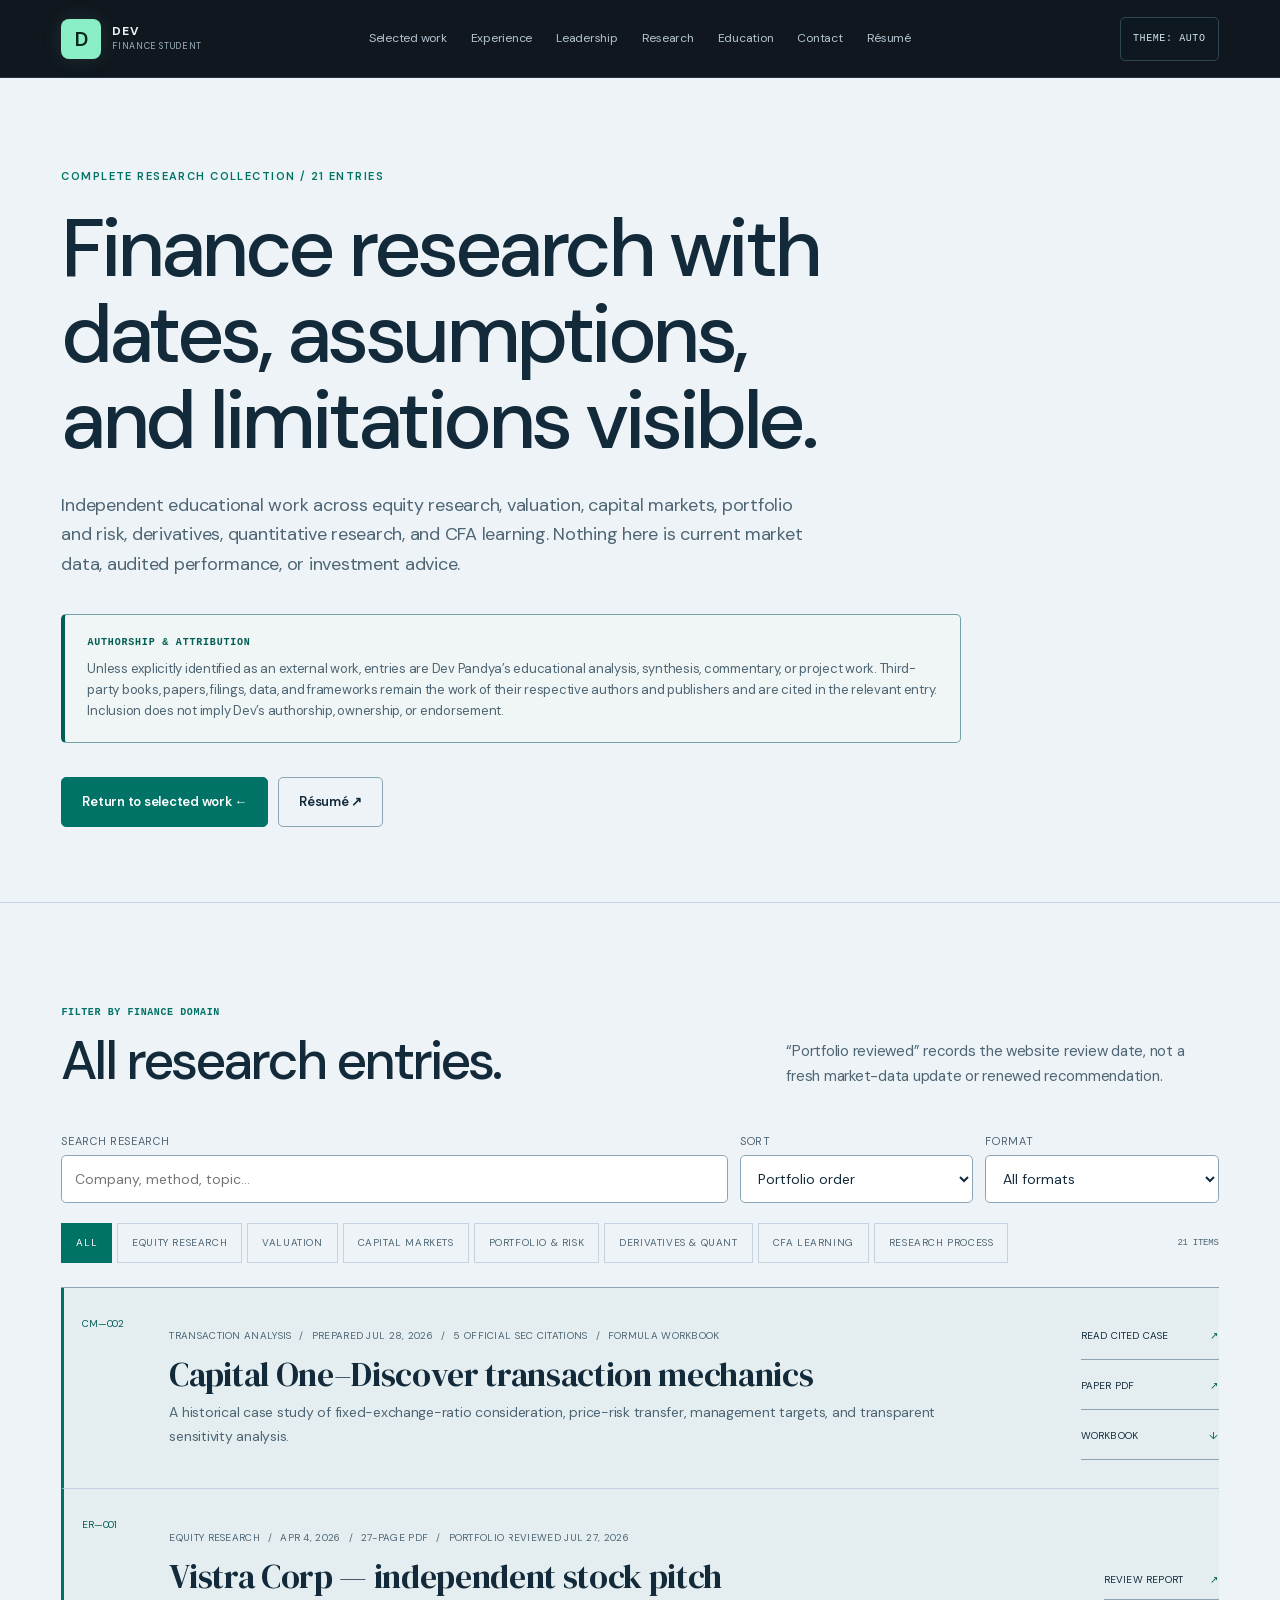
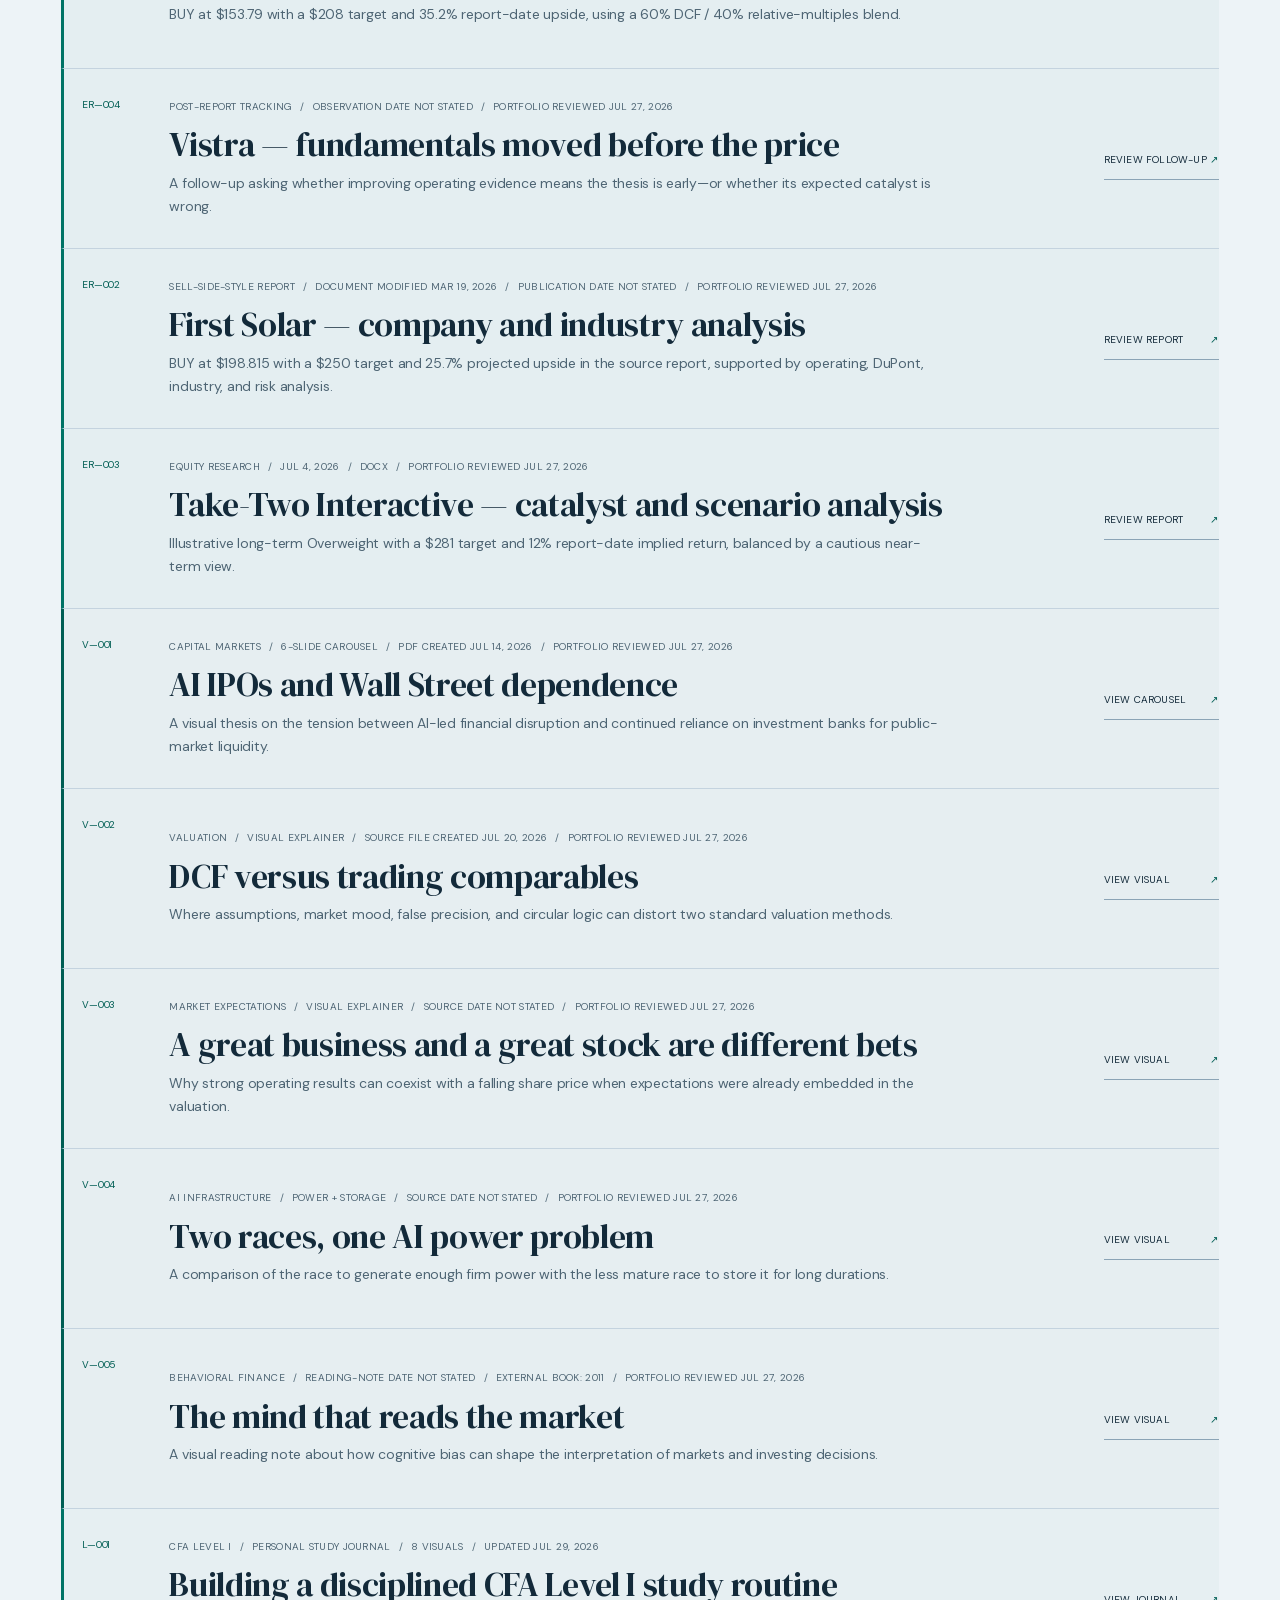
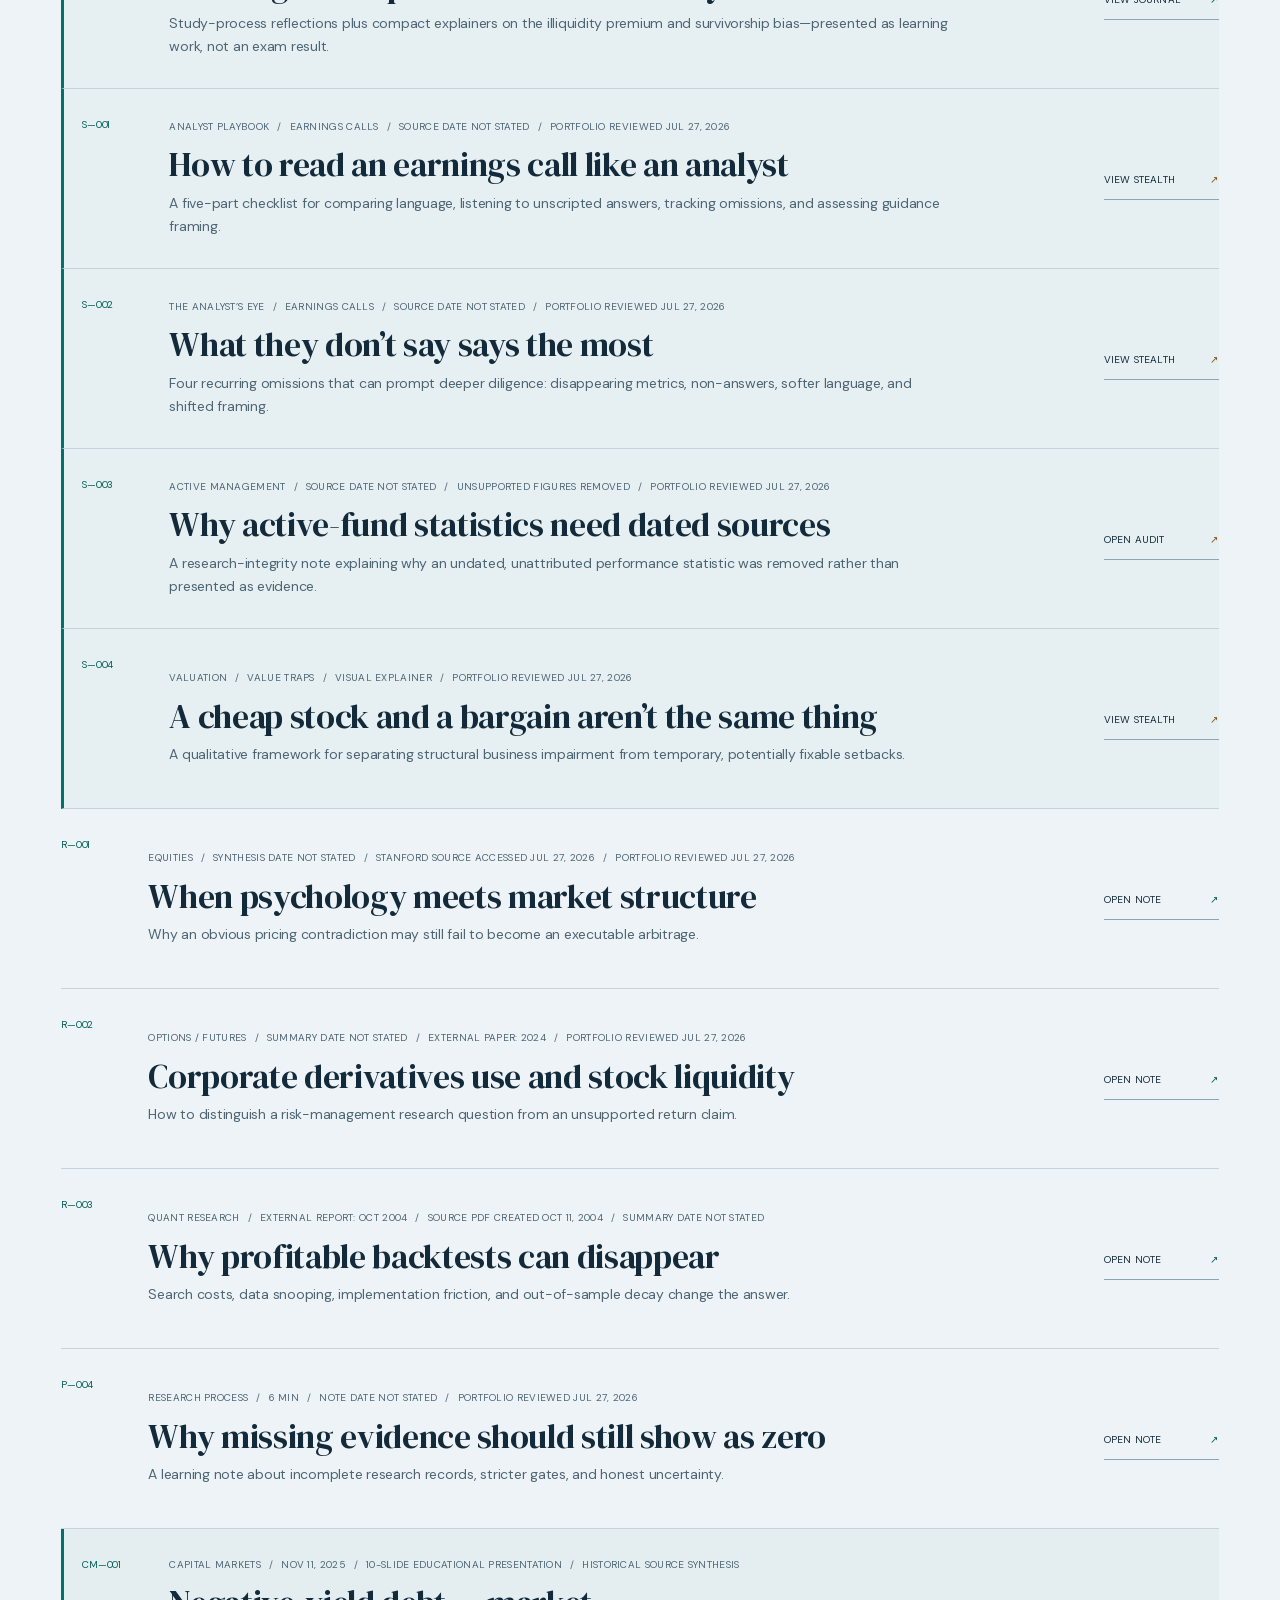
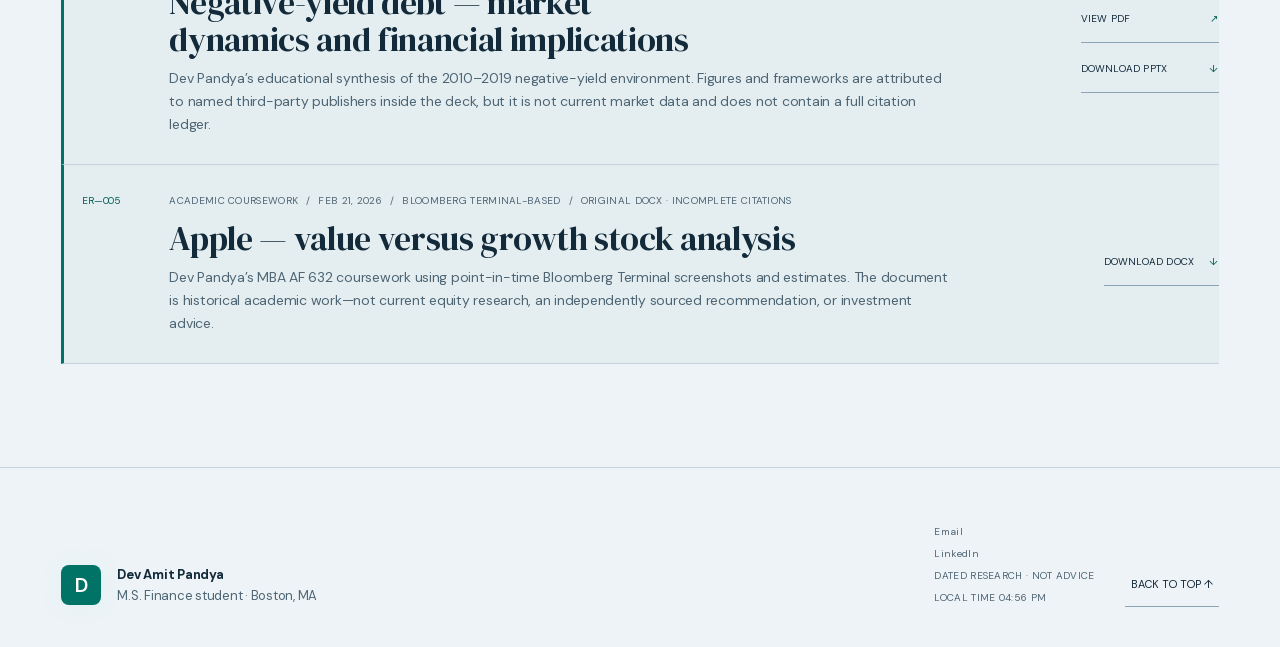
<file: research/index.html>
<!doctype html>
<html lang="en" data-theme="light">
<head>
  <meta charset="utf-8">
  <meta name="viewport" content="width=device-width, initial-scale=1">
  <base href="../">
  <meta name="description" content="Twenty-one educational finance research entries spanning transaction analysis, equity research, valuation, capital markets, portfolio risk, derivatives, quant, and CFA learning.">
  <meta name="theme-color" content="#04080c">
  <link rel="canonical" href="https://devpandya.com/research/">
  <link rel="icon" href="assets/favicon.svg" type="image/svg+xml">
  <link rel="apple-touch-icon" href="assets/apple-touch-icon.png">
  <meta property="og:title" content="Finance Research Archive — Dev Amit Pandya">
  <meta property="og:description" content="Twenty-one educational finance research entries spanning transaction analysis, equity research, valuation, capital markets, portfolio risk, derivatives, quant, and CFA learning.">
  <meta property="og:type" content="website">
  <meta property="og:url" content="https://devpandya.com/research/">
  <meta property="og:image" content="https://devpandya.com/assets/social-preview.png">
  <meta property="og:image:width" content="1200">
  <meta property="og:image:height" content="630">
  <meta name="twitter:card" content="summary_large_image">
  <title>Finance Research Archive — Dev Amit Pandya</title>
  <link rel="stylesheet" href="assets/styles.css?v=20260728b">
<link rel="preload" href="assets/fonts/dm-serif-display-normal.woff2" as="font" type="font/woff2" crossorigin>
  <link rel="stylesheet" href="assets/editorial.css?v=20261027a">
  <link rel="stylesheet" href="assets/market.css?v=20261027b">
</head>
<body class="archive-page">
  <a class="skip-link" href="#main">Skip to content</a><div class="reading-progress" aria-hidden="true"><span id="reading-progress"></span></div>
  <header class="site-header">
    <a class="brand" href="index.html#top" aria-label="Dev Amit Pandya portfolio home"><span class="brand-glyph">D</span><span class="brand-copy"><strong>DEV</strong><small>FINANCE STUDENT</small></span></a>
    <nav class="main-nav" aria-label="Primary navigation"><a href="index.html#selected-work">Selected work</a><a href="index.html#experience">Experience</a><a href="index.html#leadership">Leadership</a><a href="research/">Research</a><a href="index.html#foundation">Education</a><a href="index.html#contact">Contact</a><a href="assets/Dev-Amit-Pandya-Resume.pdf" target="_blank" rel="noreferrer">Résumé</a></nav>
    <div class="header-tools">
      <button class="text-button" id="theme-toggle" type="button" aria-label="Change color theme">Theme: auto</button>
      <button class="menu-button" id="menu-open" type="button" aria-controls="mobile-nav" aria-expanded="false">Menu</button>
    </div>
    <nav class="mobile-nav" id="mobile-nav" aria-label="Mobile navigation" hidden>
      <a href="index.html#selected-work">Selected work</a><a href="index.html#experience">Experience</a><a href="index.html#leadership">Leadership</a><a href="research/">Research</a><a href="index.html#foundation">Education</a><a href="index.html#contact">Contact</a><a href="assets/Dev-Amit-Pandya-Resume.pdf" target="_blank" rel="noreferrer">Résumé ↗</a><a href="https://www.linkedin.com/in/dev-pandya-38a473220/" target="_blank" rel="noreferrer">LinkedIn ↗</a>
    </nav>
  </header>
  <main id="main">
    <section class="archive-hero section-shell" id="top" aria-labelledby="archive-title"><p class="eyebrow">COMPLETE RESEARCH COLLECTION / 21 ENTRIES</p><h1 id="archive-title">Finance research with dates, assumptions, and limitations visible.</h1><p>Independent educational work across equity research, valuation, capital markets, portfolio and risk, derivatives, quantitative research, and CFA learning. Nothing here is current market data, audited performance, or investment advice.</p><aside class="archive-attribution"><strong>Authorship &amp; attribution</strong><p>Unless explicitly identified as an external work, entries are Dev Pandya’s educational analysis, synthesis, commentary, or project work. Third-party books, papers, filings, data, and frameworks remain the work of their respective authors and publishers and are cited in the relevant entry. Inclusion does not imply Dev’s authorship, ownership, or endorsement.</p></aside><div class="hero-actions"><a class="button button-primary" href="index.html#selected-work">Return to selected work ←</a><a class="button button-quiet" href="assets/Dev-Amit-Pandya-Resume.pdf" target="_blank" rel="noreferrer">Résumé ↗</a></div></section>
    <section class="research archive-research section-shell" id="research" aria-labelledby="research-title"><header class="section-heading"><div><p class="eyebrow">FILTER BY FINANCE DOMAIN</p><h2 id="research-title">All research entries.</h2></div><p>“Portfolio reviewed” records the website review date, not a fresh market-data update or renewed recommendation.</p></header><div class="archive-controls reveal"><label><span>Search research</span><input id="research-search" type="search" placeholder="Company, method, topic…" autocomplete="off"></label><label><span>Sort</span><select id="research-sort"><option value="portfolio">Portfolio order</option><option value="newest">Newest stated date</option><option value="title">Title A–Z</option><option value="domain">Finance domain</option></select></label><label><span>Format</span><select id="research-type"><option value="all">All formats</option><option value="report">Reports</option><option value="visual">Visual explainers</option><option value="note">Research notes</option><option value="artifact">Has public artifact</option></select></label></div><div class="research-toolbar reveal"><div class="filter-group" role="group" aria-label="Filter research by finance domain"><button class="filter-button is-active" type="button" data-filter="all">All</button><button class="filter-button" type="button" data-filter="equity-research">Equity research</button><button class="filter-button" type="button" data-filter="valuation">Valuation</button><button class="filter-button" type="button" data-filter="capital-markets">Capital markets</button><button class="filter-button" type="button" data-filter="portfolio-risk">Portfolio &amp; risk</button><button class="filter-button" type="button" data-filter="derivatives-quant">Derivatives &amp; quant</button><button class="filter-button" type="button" data-filter="cfa-learning">CFA learning</button><button class="filter-button" type="button" data-filter="research-process">Research process</button></div><span id="result-count">21 items</span></div><div id="research-empty" class="research-empty" hidden>No entries match those filters.</div><div class="research-list"><article class="research-row is-report" data-topic="capital-markets" data-title="capital one discover transaction mechanics" data-date="2026-07-28" data-kind="report" data-artifact="true"><div class="note-index">CM—002</div><div class="note-main"><div class="note-meta"><span>Transaction analysis</span><span>Prepared Jul 28, 2026</span><span>5 official SEC citations</span><span>Formula workbook</span></div><h3>Capital One–Discover transaction mechanics</h3><p>A historical case study of fixed-exchange-ratio consideration, price-risk transfer, management targets, and transparent sensitivity analysis.</p></div><div class="note-actions"><a class="note-open" href="research/capital-one-discover/">Read cited case <span>↗</span></a><a class="note-open" href="assets/research/Dev-Pandya-Capital-One-Discover-Transaction-Mechanics.pdf" target="_blank" rel="noreferrer">Paper PDF <span>↗</span></a><a class="note-open" href="assets/models/Dev-Pandya-Capital-One-Discover-Transaction-Mechanics.xlsx" download>Workbook <span>↓</span></a></div></article><article class="research-row is-report" data-topic="equity-research" data-title="vistra corp — independent stock pitch" data-date="2026-04-04" data-kind="report" data-artifact="true"><div class="note-index">ER—001</div><div class="note-main"><div class="note-meta"><span>Equity research</span><span>Apr 4, 2026</span><span>27-page PDF</span><span>Portfolio reviewed Jul 27, 2026</span></div><h3>Vistra Corp — independent stock pitch</h3><p>BUY at $153.79 with a $208 target and 35.2% report-date upside, using a 60% DCF / 40% relative-multiples blend.</p></div><button class="note-open" type="button" data-note="vistra">Review report <span>↗</span></button></article><article class="research-row is-report" data-topic="equity-research" data-title="vistra — fundamentals moved before the price" data-date="" data-kind="report" data-artifact="true"><div class="note-index">ER—004</div><div class="note-main"><div class="note-meta"><span>Post-report tracking</span><span>Observation date not stated</span><span>Portfolio reviewed Jul 27, 2026</span></div><h3>Vistra — fundamentals moved before the price</h3><p>A follow-up asking whether improving operating evidence means the thesis is early—or whether its expected catalyst is wrong.</p></div><button class="note-open" type="button" data-note="vistrafollowup">Review follow-up <span>↗</span></button></article><article class="research-row is-report" data-topic="equity-research" data-title="first solar — company and industry analysis" data-date="2026-03-19" data-kind="report" data-artifact="true"><div class="note-index">ER—002</div><div class="note-main"><div class="note-meta"><span>Sell-side-style report</span><span>Document modified Mar 19, 2026</span><span>Publication date not stated</span><span>Portfolio reviewed Jul 27, 2026</span></div><h3>First Solar — company and industry analysis</h3><p>BUY at $198.815 with a $250 target and 25.7% projected upside in the source report, supported by operating, DuPont, industry, and risk analysis.</p></div><button class="note-open" type="button" data-note="firstsolar">Review report <span>↗</span></button></article><article class="research-row is-report" data-topic="equity-research" data-title="take-two interactive — catalyst and scenario analysis" data-date="2026-07-04" data-kind="report" data-artifact="true"><div class="note-index">ER—003</div><div class="note-main"><div class="note-meta"><span>Equity research</span><span>Jul 4, 2026</span><span>DOCX</span><span>Portfolio reviewed Jul 27, 2026</span></div><h3>Take-Two Interactive — catalyst and scenario analysis</h3><p>Illustrative long-term Overweight with a $281 target and 12% report-date implied return, balanced by a cautious near-term view.</p></div><button class="note-open" type="button" data-note="ttwo">Review report <span>↗</span></button></article><article class="research-row is-visual" data-topic="capital-markets" data-title="ai ipos and wall street dependence" data-date="2026-07-14" data-kind="visual" data-artifact="true"><div class="note-index">V—001</div><div class="note-main"><div class="note-meta"><span>Capital markets</span><span>6-slide carousel</span><span>PDF created Jul 14, 2026</span><span>Portfolio reviewed Jul 27, 2026</span></div><h3>AI IPOs and Wall Street dependence</h3><p>A visual thesis on the tension between AI-led financial disruption and continued reliance on investment banks for public-market liquidity.</p></div><button class="note-open" type="button" data-note="aiipo">View carousel <span>↗</span></button></article><article class="research-row is-visual" data-topic="valuation" data-title="dcf versus trading comparables" data-date="2026-07-20" data-kind="visual" data-artifact="true"><div class="note-index">V—002</div><div class="note-main"><div class="note-meta"><span>Valuation</span><span>Visual explainer</span><span>Source file created Jul 20, 2026</span><span>Portfolio reviewed Jul 27, 2026</span></div><h3>DCF versus trading comparables</h3><p>Where assumptions, market mood, false precision, and circular logic can distort two standard valuation methods.</p></div><button class="note-open" type="button" data-note="dcfcomps">View visual <span>↗</span></button></article><article class="research-row is-visual" data-topic="equity-research" data-title="a great business and a great stock are different bets" data-date="" data-kind="visual" data-artifact="true"><div class="note-index">V—003</div><div class="note-main"><div class="note-meta"><span>Market expectations</span><span>Visual explainer</span><span>Source date not stated</span><span>Portfolio reviewed Jul 27, 2026</span></div><h3>A great business and a great stock are different bets</h3><p>Why strong operating results can coexist with a falling share price when expectations were already embedded in the valuation.</p></div><button class="note-open" type="button" data-note="businessstock">View visual <span>↗</span></button></article><article class="research-row is-visual" data-topic="capital-markets" data-title="two races, one ai power problem" data-date="" data-kind="visual" data-artifact="true"><div class="note-index">V—004</div><div class="note-main"><div class="note-meta"><span>AI infrastructure</span><span>Power + storage</span><span>Source date not stated</span><span>Portfolio reviewed Jul 27, 2026</span></div><h3>Two races, one AI power problem</h3><p>A comparison of the race to generate enough firm power with the less mature race to store it for long durations.</p></div><button class="note-open" type="button" data-note="tworaces">View visual <span>↗</span></button></article><article class="research-row is-visual" data-topic="portfolio-risk" data-title="the mind that reads the market" data-date="" data-kind="visual" data-artifact="true"><div class="note-index">V—005</div><div class="note-main"><div class="note-meta"><span>Behavioral finance</span><span>Reading-note date not stated</span><span>External book: 2011</span><span>Portfolio reviewed Jul 27, 2026</span></div><h3>The mind that reads the market</h3><p>A visual reading note about how cognitive bias can shape the interpretation of markets and investing decisions.</p></div><button class="note-open" type="button" data-note="readingmind">View visual <span>↗</span></button></article><article class="research-row is-learning" data-topic="cfa-learning" data-title="building a disciplined cfa level i study routine" data-date="2026-07-29" data-kind="visual" data-artifact="true"><div class="note-index">L—001</div><div class="note-main"><div class="note-meta"><span>CFA Level I</span><span>Personal study journal</span><span>8 visuals</span><span>Updated Jul 29, 2026</span></div><h3>Building a disciplined CFA Level I study routine</h3><p>Study-process reflections plus compact explainers on the illiquidity premium and survivorship bias—presented as learning work, not an exam result.</p></div><button class="note-open" type="button" data-note="cfajourney">View journal <span>↗</span></button></article><article class="research-row is-stealth" data-topic="equity-research" data-title="how to read an earnings call like an analyst" data-date="" data-kind="visual" data-artifact="true"><div class="note-index">S—001</div><div class="note-main"><div class="note-meta"><span>Analyst playbook</span><span>Earnings calls</span><span>Source date not stated</span><span>Portfolio reviewed Jul 27, 2026</span></div><h3>How to read an earnings call like an analyst</h3><p>A five-part checklist for comparing language, listening to unscripted answers, tracking omissions, and assessing guidance framing.</p></div><button class="note-open" type="button" data-note="stealthcall">View Stealth <span>↗</span></button></article><article class="research-row is-stealth" data-topic="equity-research" data-title="what they don’t say says the most" data-date="" data-kind="visual" data-artifact="true"><div class="note-index">S—002</div><div class="note-main"><div class="note-meta"><span>The analyst’s eye</span><span>Earnings calls</span><span>Source date not stated</span><span>Portfolio reviewed Jul 27, 2026</span></div><h3>What they don’t say says the most</h3><p>Four recurring omissions that can prompt deeper diligence: disappearing metrics, non-answers, softer language, and shifted framing.</p></div><button class="note-open" type="button" data-note="stealthomissions">View Stealth <span>↗</span></button></article><article class="research-row is-stealth" data-topic="portfolio-risk" data-title="why active-fund statistics need dated sources" data-date="" data-kind="note" data-artifact="false"><div class="note-index">S—003</div><div class="note-main"><div class="note-meta"><span>Active management</span><span>Source date not stated</span><span>Unsupported figures removed</span><span>Portfolio reviewed Jul 27, 2026</span></div><h3>Why active-fund statistics need dated sources</h3><p>A research-integrity note explaining why an undated, unattributed performance statistic was removed rather than presented as evidence.</p></div><button class="note-open" type="button" data-note="stealthfunds">Open audit <span>↗</span></button></article><article class="research-row is-stealth" data-topic="valuation" data-title="a cheap stock and a bargain aren’t the same thing" data-date="2026-07-27" data-kind="visual" data-artifact="true"><div class="note-index">S—004</div><div class="note-main"><div class="note-meta"><span>Valuation</span><span>Value traps</span><span>Visual explainer</span><span>Portfolio reviewed Jul 27, 2026</span></div><h3>A cheap stock and a bargain aren’t the same thing</h3><p>A qualitative framework for separating structural business impairment from temporary, potentially fixable setbacks.</p></div><button class="note-open" type="button" data-note="stealthvalue">View Stealth <span>↗</span></button></article><article class="research-row" data-topic="portfolio-risk" data-title="when psychology meets market structure" data-date="" data-kind="note" data-artifact="false"><div class="note-index">R—001</div><div class="note-main"><div class="note-meta"><span>Equities</span><span>Synthesis date not stated</span><span>Stanford source accessed Jul 27, 2026</span><span>Portfolio reviewed Jul 27, 2026</span></div><h3>When psychology meets market structure</h3><p>Why an obvious pricing contradiction may still fail to become an executable arbitrage.</p></div><button class="note-open" type="button" data-note="psychology">Open note <span>↗</span></button></article><article class="research-row" data-topic="derivatives-quant" data-title="corporate derivatives use and stock liquidity" data-date="" data-kind="note" data-artifact="false"><div class="note-index">R—002</div><div class="note-main"><div class="note-meta"><span>Options / Futures</span><span>Summary date not stated</span><span>External paper: 2024</span><span>Portfolio reviewed Jul 27, 2026</span></div><h3>Corporate derivatives use and stock liquidity</h3><p>How to distinguish a risk-management research question from an unsupported return claim.</p></div><button class="note-open" type="button" data-note="derivatives">Open note <span>↗</span></button></article><article class="research-row" data-topic="derivatives-quant" data-title="why profitable backtests can disappear" data-date="2004-10-11" data-kind="note" data-artifact="false"><div class="note-index">R—003</div><div class="note-main"><div class="note-meta"><span>Quant research</span><span>External report: Oct 2004</span><span>Source PDF created Oct 11, 2004</span><span>Summary date not stated</span></div><h3>Why profitable backtests can disappear</h3><p>Search costs, data snooping, implementation friction, and out-of-sample decay change the answer.</p></div><button class="note-open" type="button" data-note="backtests">Open note <span>↗</span></button></article><article class="research-row" data-topic="research-process" data-title="why missing evidence should still show as zero" data-date="" data-kind="note" data-artifact="false"><div class="note-index">P—004</div><div class="note-main"><div class="note-meta"><span>Research process</span><span>6 min</span><span>Note date not stated</span><span>Portfolio reviewed Jul 27, 2026</span></div><h3>Why missing evidence should still show as zero</h3><p>A learning note about incomplete research records, stricter gates, and honest uncertainty.</p></div><button class="note-open" type="button" data-note="paperlab">Open note <span>↗</span></button></article><article class="research-row is-report" data-topic="capital-markets" data-title="negative yield debt market dynamics and financial implications" data-date="2025-11-11" data-kind="report" data-artifact="true"><div class="note-index">CM—001</div><div class="note-main"><div class="note-meta"><span>Capital markets</span><span>Nov 11, 2025</span><span>10-slide educational presentation</span><span>Historical source synthesis</span></div><h3>Negative-yield debt — market dynamics and financial implications</h3><p>Dev Pandya’s educational synthesis of the 2010–2019 negative-yield environment. Figures and frameworks are attributed to named third-party publishers inside the deck, but it is not current market data and does not contain a full citation ledger.</p></div><div class="note-actions"><a class="note-open" href="assets/research/Dev-Pandya-Negative-Yield-Debt-Presentation.pdf" target="_blank" rel="noreferrer">View PDF <span>↗</span></a><a class="note-open" href="assets/research/Dev-Pandya-Negative-Yield-Debt-Presentation.pptx" download>Download PPTX <span>↓</span></a></div></article><article class="research-row is-report" data-topic="equity-research" data-title="apple value versus growth stock analysis using bloomberg terminal" data-date="2026-02-21" data-kind="report" data-artifact="true"><div class="note-index">ER—005</div><div class="note-main"><div class="note-meta"><span>Academic coursework</span><span>Feb 21, 2026</span><span>Bloomberg Terminal-based</span><span>Original DOCX · incomplete citations</span></div><h3>Apple — value versus growth stock analysis</h3><p>Dev Pandya’s MBA AF 632 coursework using point-in-time Bloomberg Terminal screenshots and estimates. The document is historical academic work—not current equity research, an independently sourced recommendation, or investment advice.</p></div><a class="note-open" href="assets/research/Dev-Pandya-Apple-Value-vs-Growth-Academic-Analysis.docx" download>Download DOCX <span>↓</span></a></article></div></section>
  </main>
  <footer class="site-footer section-shell">
    <div><span class="brand-glyph">D</span><p><strong>Dev Amit Pandya</strong><br>M.S. Finance student · Boston, MA</p></div>
    <div class="footer-meta"><a href="mailto:devpandya2003@gmail.com">Email</a><a href="https://www.linkedin.com/in/dev-pandya-38a473220/" target="_blank" rel="noreferrer">LinkedIn</a><span>DATED RESEARCH · NOT ADVICE</span><span id="local-time">LOCAL TIME —:—</span></div>
    <button class="back-top" type="button" data-scroll="top">Back to top ↑</button>
  </footer>
  <dialog class="note-dialog" id="note-dialog" aria-label="Finance research note reader"><div class="dialog-shell"><header class="dialog-header"><span id="dialog-index">R—001</span><button id="dialog-close" type="button" aria-label="Close article">Close <kbd>Esc</kbd></button></header><article id="dialog-content"></article></div></dialog>
  <script src="assets/app.js?v=20261027c" defer></script>
</body>
</html>
</file>
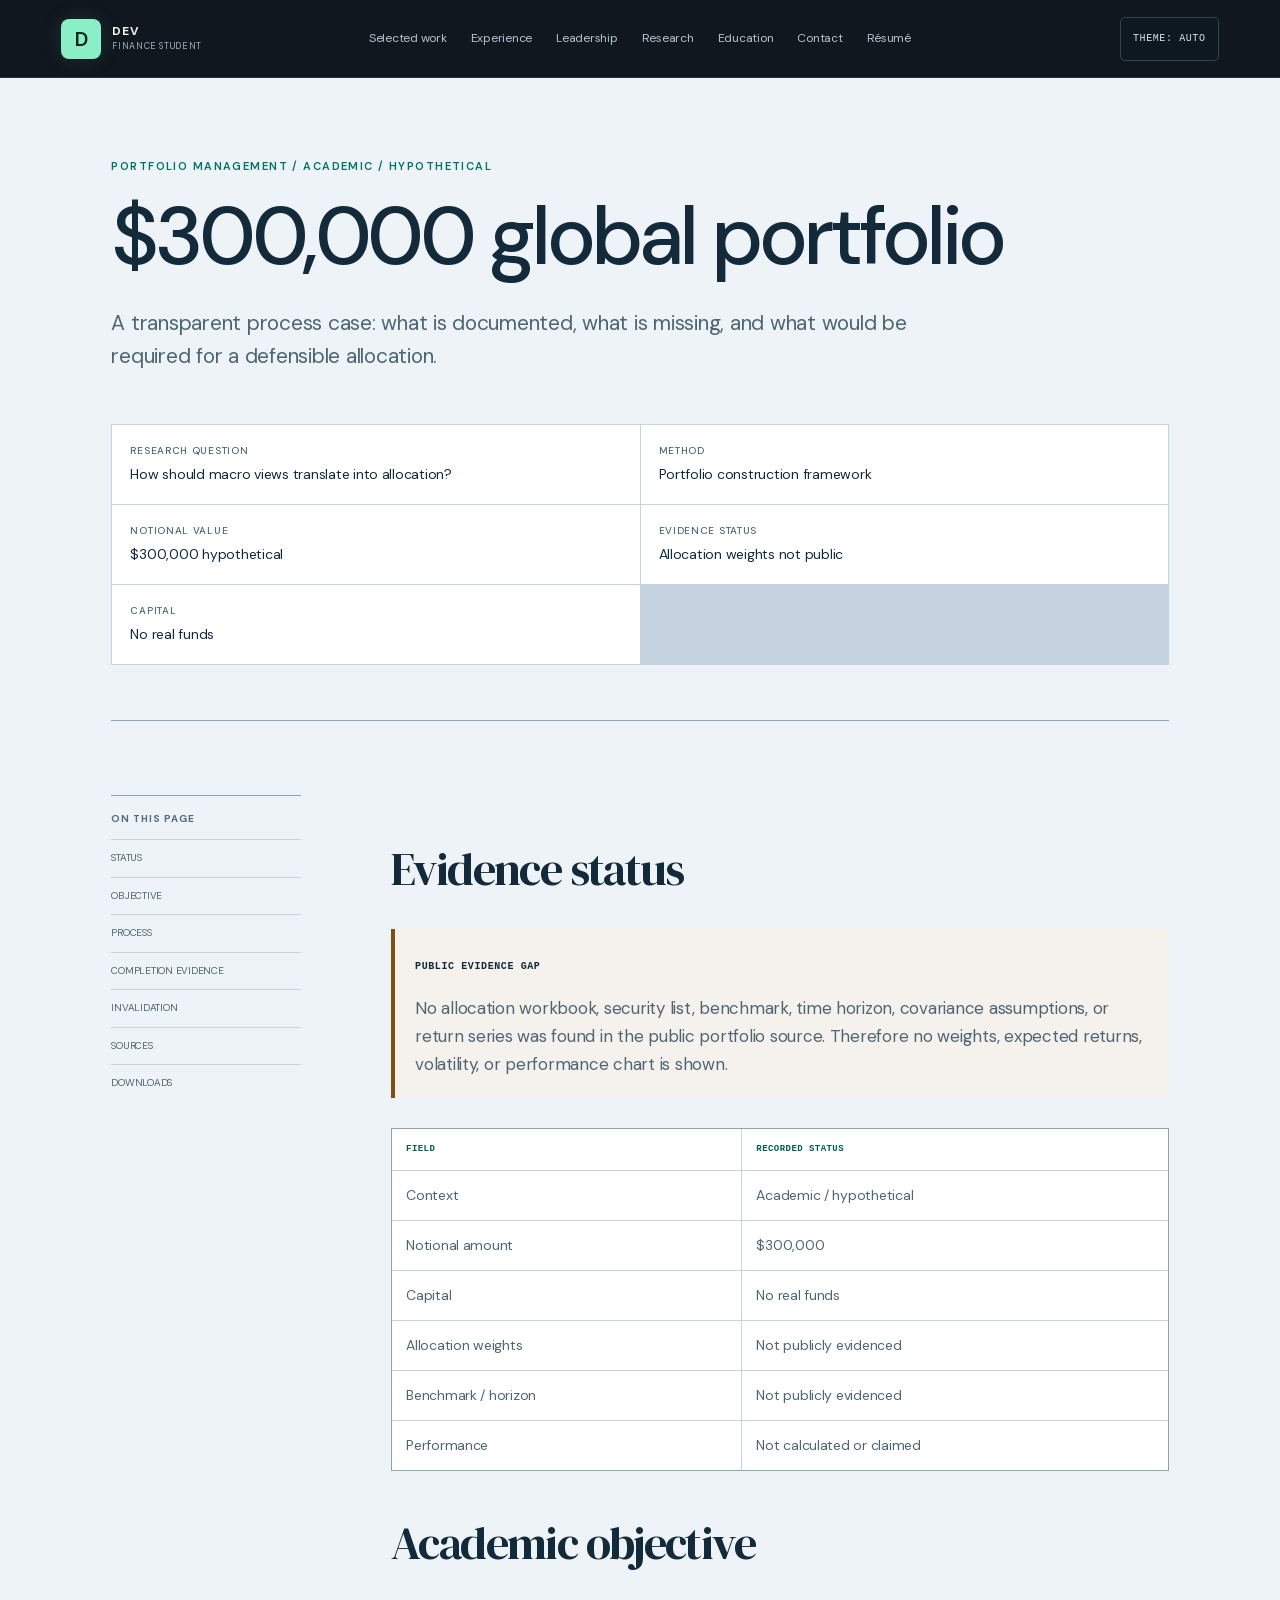
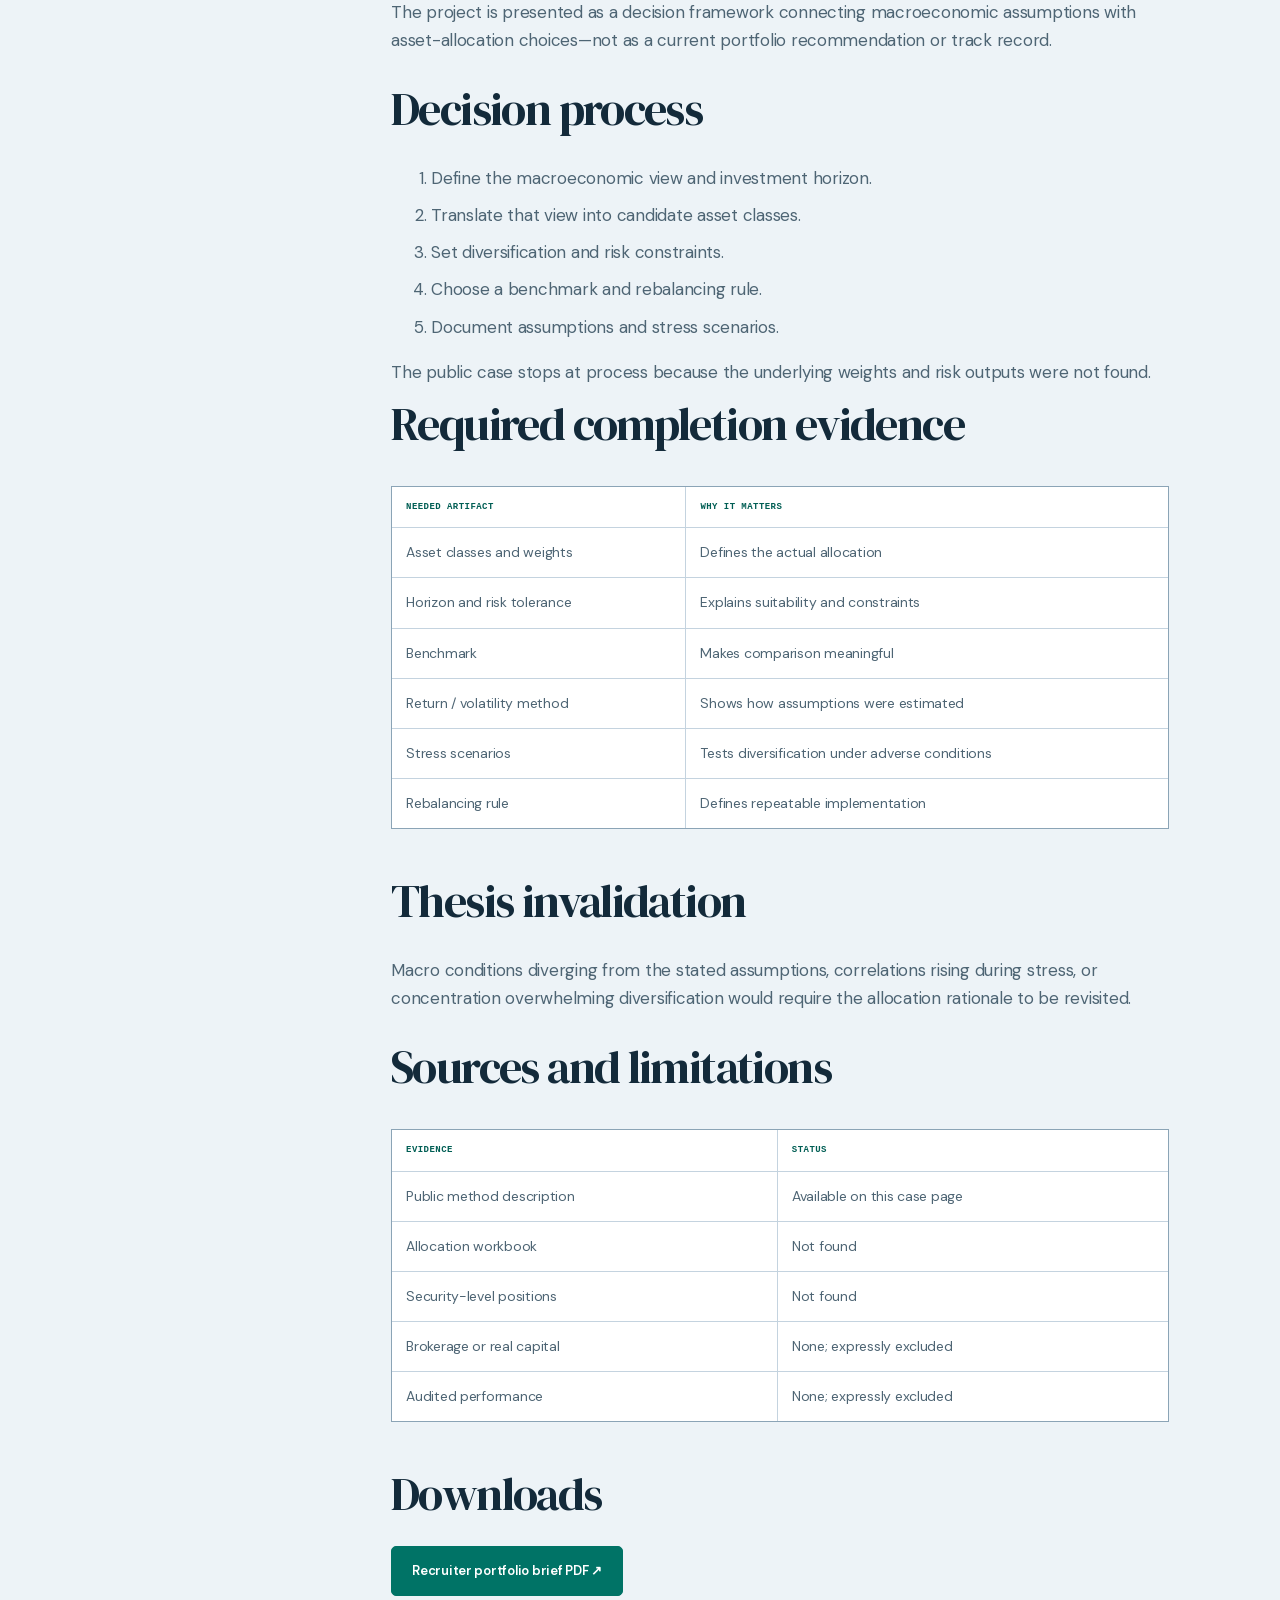
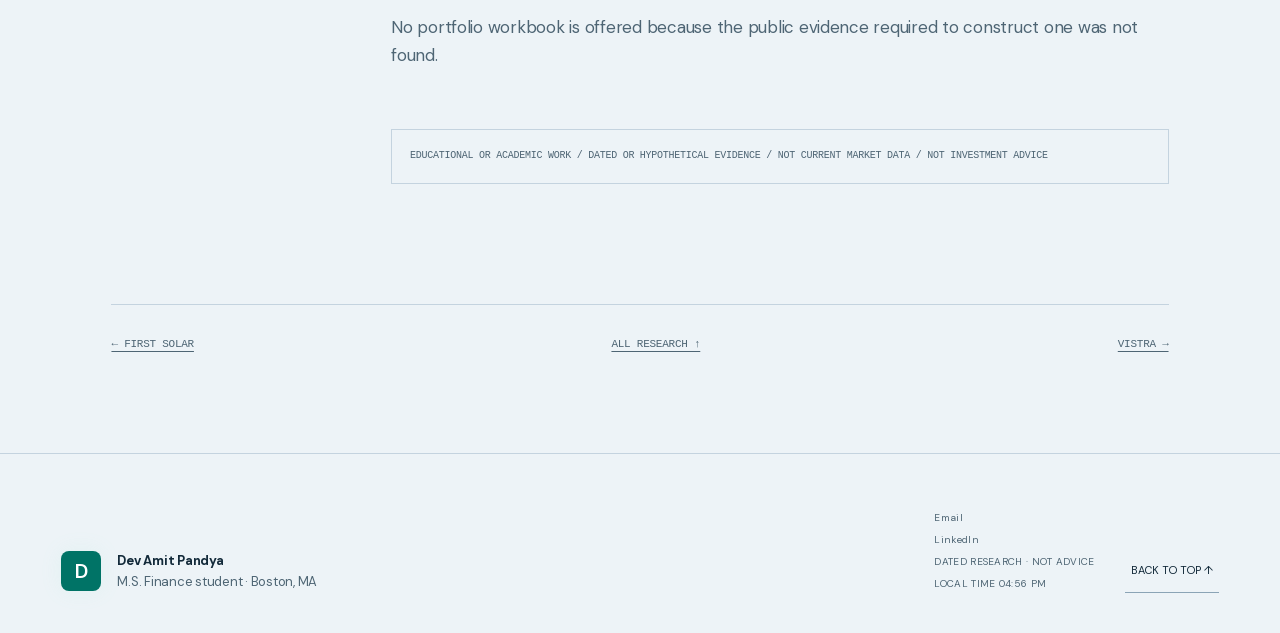
<file: projects/global-portfolio/index.html>
<!doctype html><html lang="en"><head><meta charset="utf-8"><meta name="viewport" content="width=device-width,initial-scale=1"><meta http-equiv="refresh" content="0; url=../../research/global-portfolio/"><link rel="canonical" href="https://devpandya.com/research/global-portfolio/"><title>Global portfolio case moved</title></head><body><p>This case moved to <a href="../../research/global-portfolio/">the research archive</a>.</p></body></html>
</file>
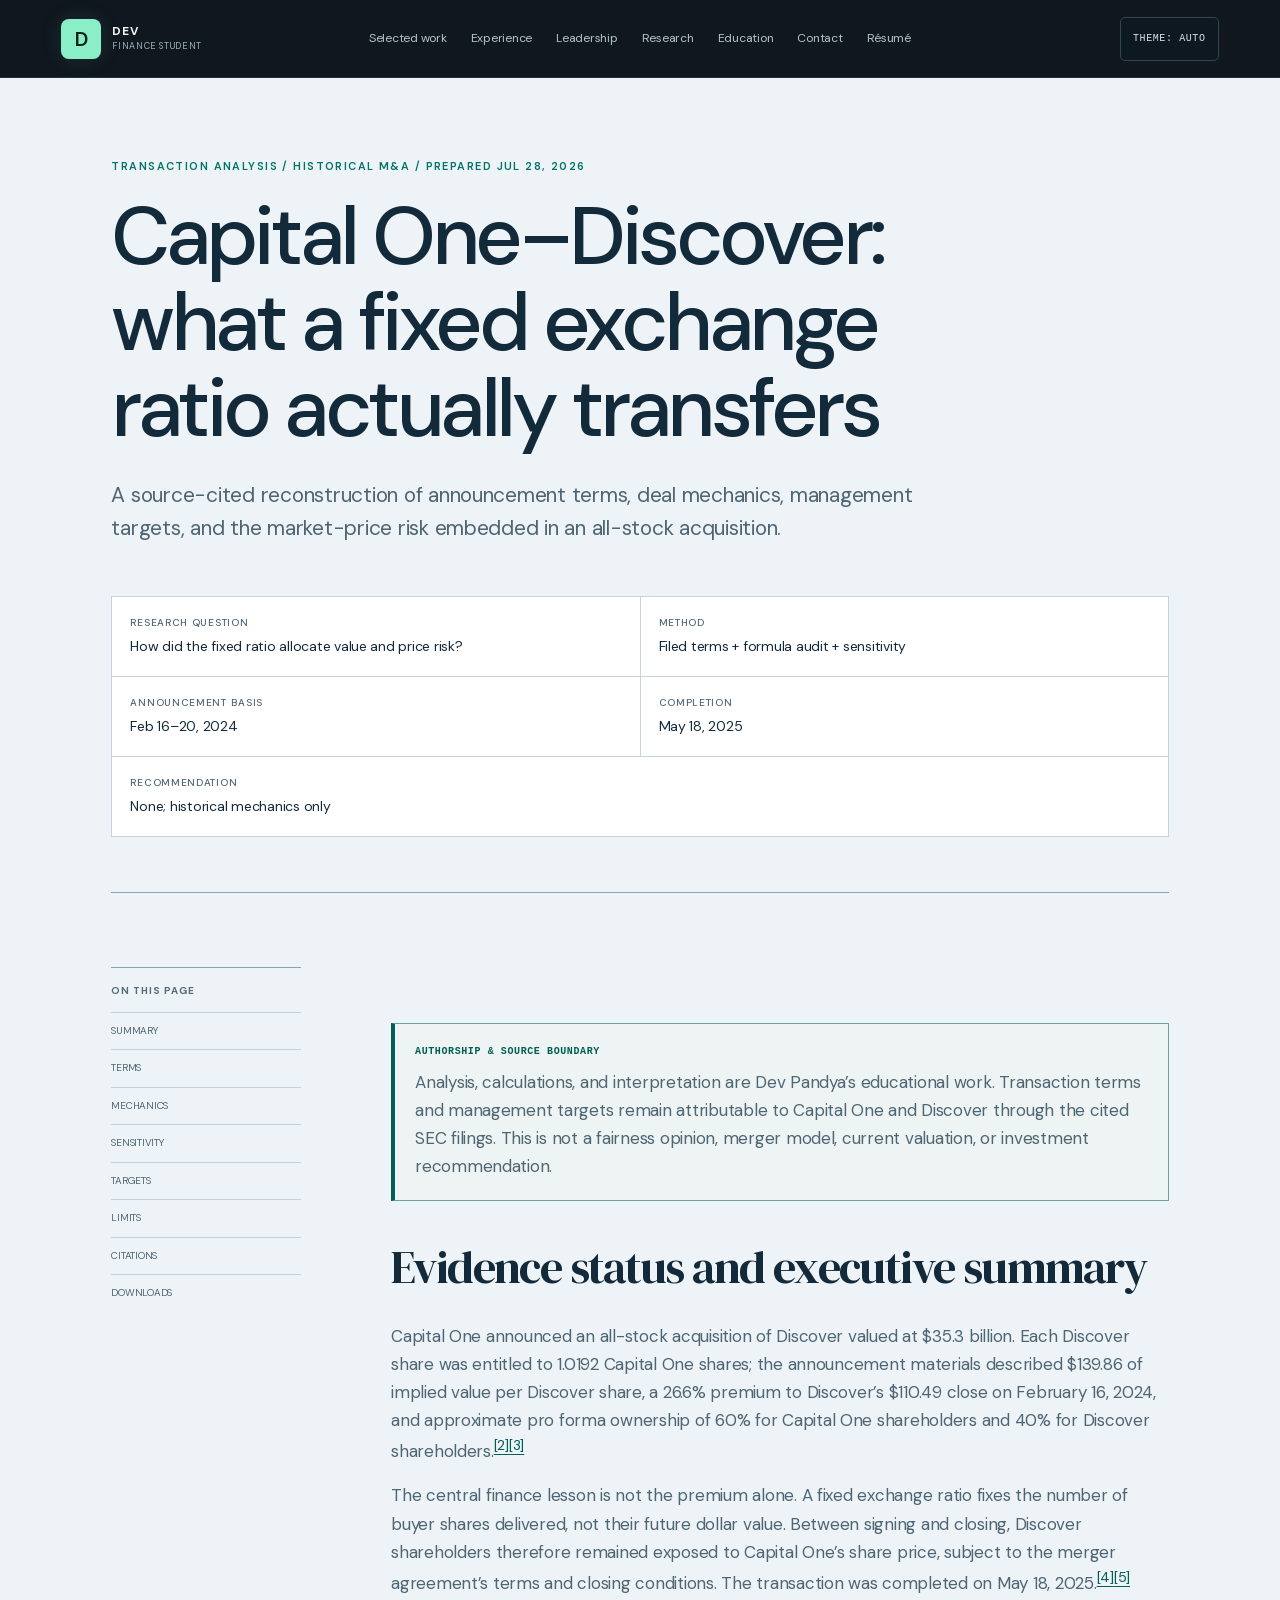
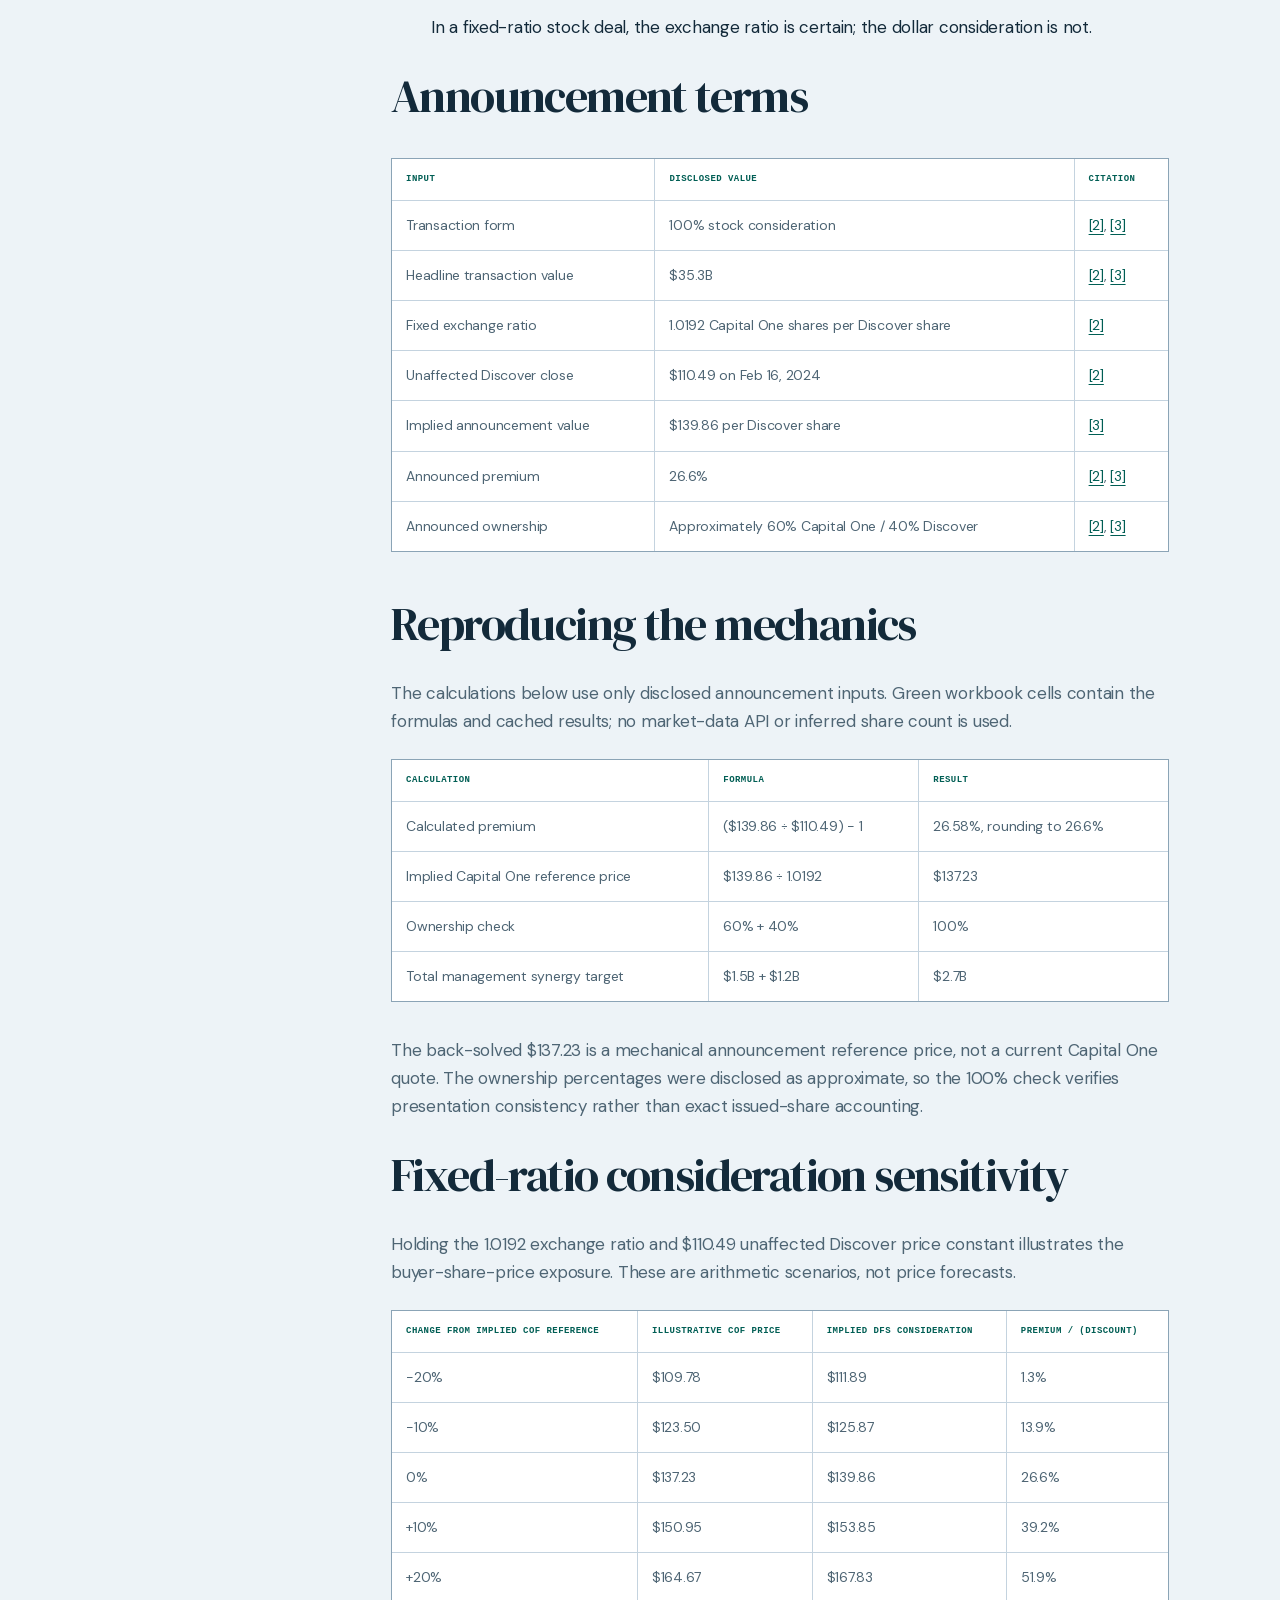
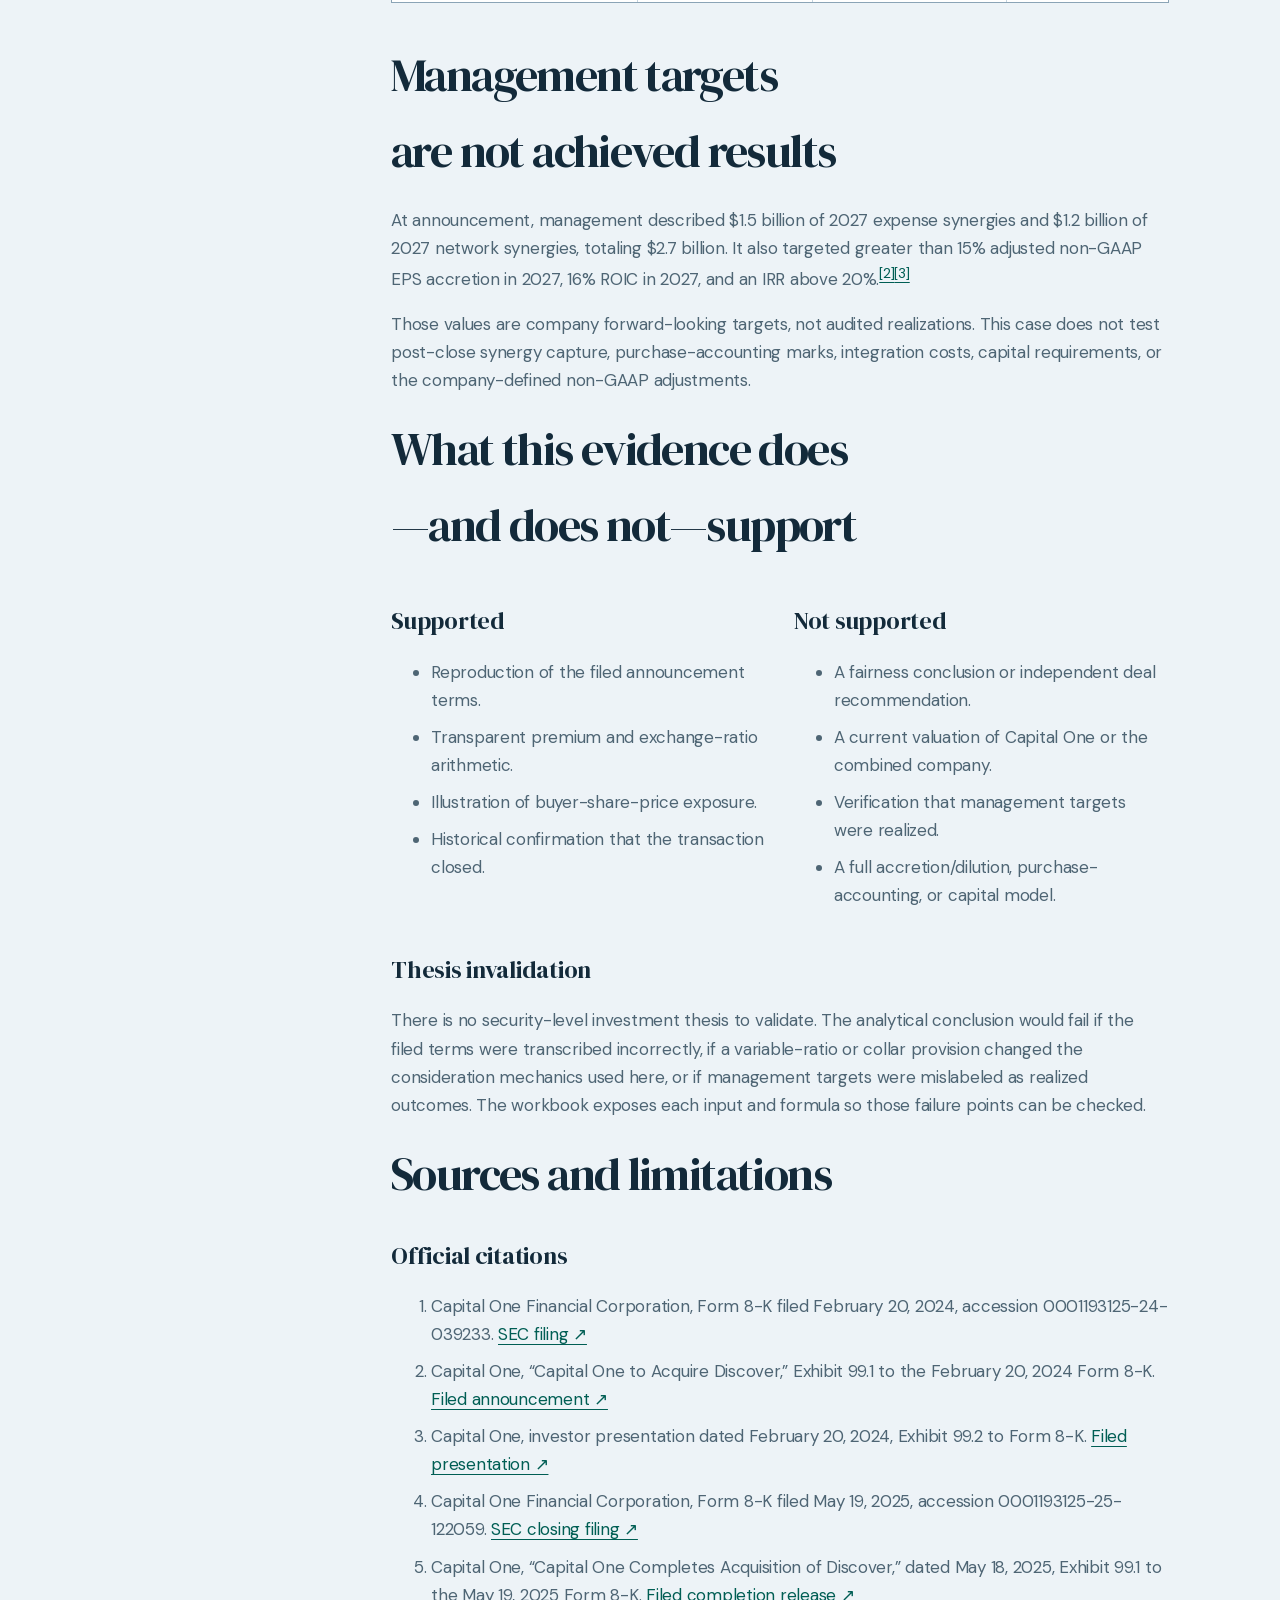
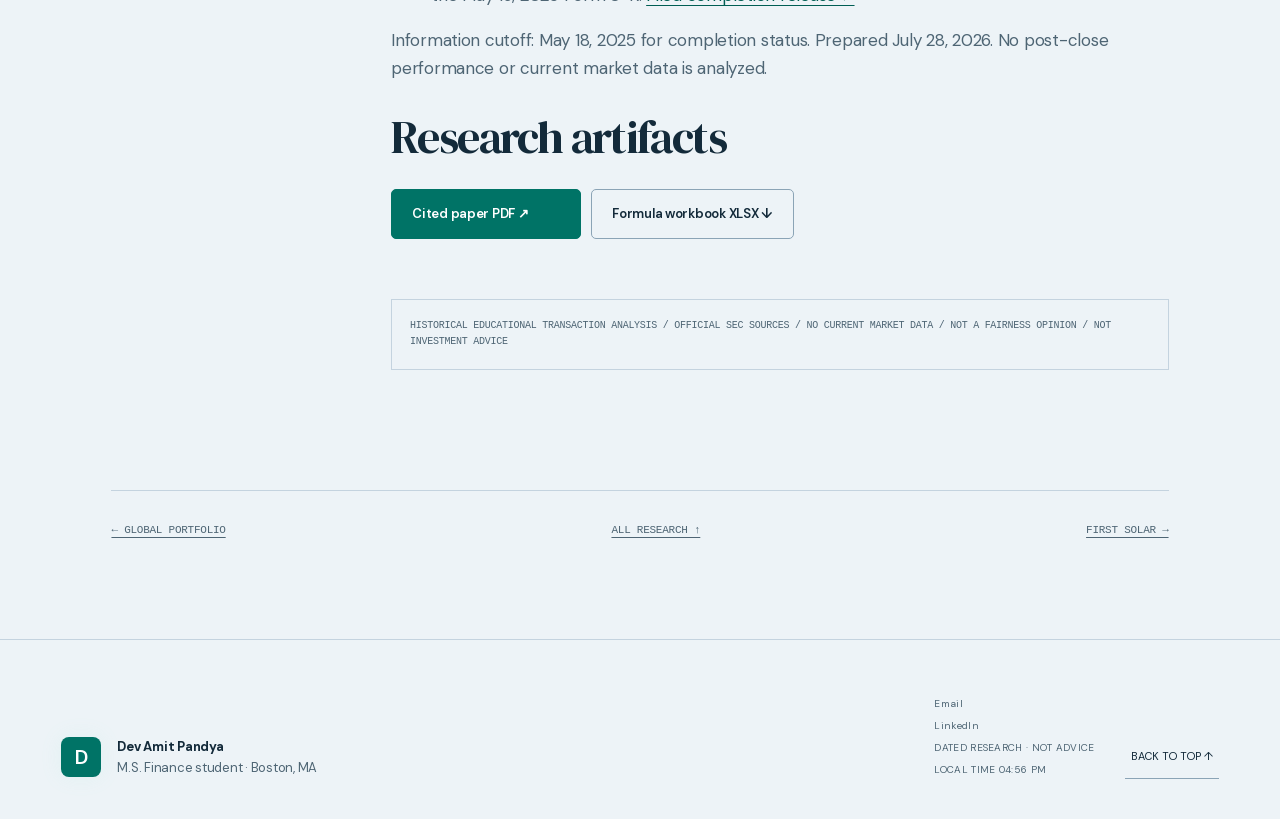
<file: research/capital-one-discover/index.html>
<!doctype html>
<html lang="en" data-theme="light">
<head>
  <meta charset="utf-8">
  <meta name="viewport" content="width=device-width, initial-scale=1">
  <base href="../../">
  <meta name="description" content="A source-cited historical case study of Capital One's fixed-exchange-ratio acquisition of Discover, with transparent deal-mechanics calculations and an auditable workbook.">
  <meta name="theme-color" content="#04080c">
  <link rel="canonical" href="https://devpandya.com/research/capital-one-discover/">
  <link rel="icon" href="assets/favicon.svg" type="image/svg+xml">
  <link rel="apple-touch-icon" href="assets/apple-touch-icon.png">
  <meta property="og:title" content="Capital One–Discover transaction mechanics — Dev Amit Pandya">
  <meta property="og:description" content="Historical all-stock M&A mechanics, fixed-exchange-ratio sensitivity, official SEC citations, and an auditable workbook.">
  <meta property="og:type" content="article">
  <meta property="og:url" content="https://devpandya.com/research/capital-one-discover/">
  <meta property="og:image" content="https://devpandya.com/assets/social-preview.png">
  <meta property="og:image:width" content="1200">
  <meta property="og:image:height" content="630">
  <meta name="twitter:card" content="summary_large_image">
  <script type="application/ld+json">{"@context":"https://schema.org","@type":"ScholarlyArticle","headline":"Capital One–Discover transaction mechanics","author":{"@type":"Person","name":"Dev Amit Pandya"},"datePublished":"2026-07-28","dateModified":"2026-07-28","url":"https://devpandya.com/research/capital-one-discover/","citation":["https://www.sec.gov/Archives/edgar/data/927628/000119312524039233/d772981d8k.htm","https://www.sec.gov/Archives/edgar/data/927628/000119312524039233/d772981dex991.htm","https://www.sec.gov/Archives/edgar/data/927628/000119312524039233/d772981dex992.htm","https://www.sec.gov/Archives/edgar/data/927628/000119312525122059/d934475d8k.htm","https://www.sec.gov/Archives/edgar/data/927628/000119312525122059/d934475dex991.htm"]}</script>
  <title>Capital One–Discover transaction mechanics — Dev Amit Pandya</title>
  <link rel="stylesheet" href="assets/styles.css?v=20260728c">
  <style>@media print{html{--bg:#fff;--bg-raised:#fff;--bg-soft:#f3f5f7;--ink:#111820;--muted:#4e5b66;--faint:#6b7680;--line:rgba(17,24,32,.16);--line-strong:rgba(17,24,32,.35);--accent:#0b57d0;--accent-strong:#0847ad;--accent-ink:#fff}.site-header,.case-toc,.case-next,.site-footer,.skip-link,.case-actions{display:none!important}.case-shell{padding:0!important}.case-layout{display:block!important}.case-study{max-width:none!important;border:0!important}.case-hero,.case-body{padding:20px 30px!important}.case-section{break-inside:auto}.case-table-wrap,table,blockquote,.authorship-source-boundary{break-inside:avoid}.case-table{font-size:10px}a{text-decoration:none}body{font-size:12px;line-height:1.42}}</style>
<link rel="preload" href="assets/fonts/dm-serif-display-normal.woff2" as="font" type="font/woff2" crossorigin>
  <link rel="stylesheet" href="assets/editorial.css?v=20261027a">
  <link rel="stylesheet" href="assets/market.css?v=20261027b">
</head>
<body class="case-page">
  <a class="skip-link" href="#main">Skip to content</a>
  <header class="site-header">
    <a class="brand" href="index.html#top" aria-label="Dev Amit Pandya portfolio home"><span class="brand-glyph">D</span><span class="brand-copy"><strong>DEV</strong><small>FINANCE STUDENT</small></span></a>
    <nav class="main-nav" aria-label="Primary navigation"><a href="index.html#selected-work">Selected work</a><a href="index.html#experience">Experience</a><a href="index.html#leadership">Leadership</a><a href="research/">Research</a><a href="index.html#foundation">Education</a><a href="index.html#contact">Contact</a><a href="assets/Dev-Amit-Pandya-Resume.pdf" target="_blank" rel="noreferrer">Résumé</a></nav>
    <div class="header-tools"><button class="text-button" id="theme-toggle" type="button" aria-label="Change color theme">Theme: auto</button><button class="menu-button" id="menu-open" type="button" aria-controls="mobile-nav" aria-expanded="false">Menu</button></div>
    <nav class="mobile-nav" id="mobile-nav" aria-label="Mobile navigation" hidden><a href="index.html#selected-work">Selected work</a><a href="index.html#experience">Experience</a><a href="index.html#leadership">Leadership</a><a href="research/">Research</a><a href="index.html#foundation">Education</a><a href="index.html#contact">Contact</a><a href="assets/Dev-Amit-Pandya-Resume.pdf" target="_blank" rel="noreferrer">Résumé ↗</a><a href="https://www.linkedin.com/in/dev-pandya-38a473220/" target="_blank" rel="noreferrer">LinkedIn ↗</a></nav>
  </header>
  <main id="main" class="case-shell">
    <header class="case-hero">
      <p class="eyebrow">TRANSACTION ANALYSIS / HISTORICAL M&amp;A / PREPARED JUL 28, 2026</p>
      <h1>Capital One–Discover: what a fixed exchange ratio actually transfers</h1>
      <p class="case-deck">A source-cited reconstruction of announcement terms, deal mechanics, management targets, and the market-price risk embedded in an all-stock acquisition.</p>
      <dl class="case-meta">
        <div><dt>Research question</dt><dd>How did the fixed ratio allocate value and price risk?</dd></div>
        <div><dt>Method</dt><dd>Filed terms + formula audit + sensitivity</dd></div>
        <div><dt>Announcement basis</dt><dd>Feb 16–20, 2024</dd></div>
        <div><dt>Completion</dt><dd>May 18, 2025</dd></div>
        <div style="grid-column:1/-1"><dt>Recommendation</dt><dd>None; historical mechanics only</dd></div>
      </dl>
    </header>
    <div class="case-layout">
      <nav class="case-toc" aria-label="On this page"><strong>ON THIS PAGE</strong><a href="#summary">Summary</a><a href="#terms">Terms</a><a href="#mechanics">Mechanics</a><a href="#sensitivity">Sensitivity</a><a href="#targets">Targets</a><a href="#risks">Limits</a><a href="#sources">Citations</a><a href="#downloads">Downloads</a></nav>
      <article class="case-study">
        <div class="case-body">
          <aside class="authorship-source-boundary"><strong>Authorship &amp; source boundary</strong><p>Analysis, calculations, and interpretation are Dev Pandya’s educational work. Transaction terms and management targets remain attributable to Capital One and Discover through the cited SEC filings. This is not a fairness opinion, merger model, current valuation, or investment recommendation.</p></aside>

          <section id="summary" class="case-section">
            <h2>Evidence status and executive summary</h2>
            <p>Capital One announced an all-stock acquisition of Discover valued at $35.3 billion. Each Discover share was entitled to 1.0192 Capital One shares; the announcement materials described $139.86 of implied value per Discover share, a 26.6% premium to Discover’s $110.49 close on February 16, 2024, and approximate pro forma ownership of 60% for Capital One shareholders and 40% for Discover shareholders.<sup><a href="#source-2" aria-label="Source 2">[2]</a></sup><sup><a href="#source-3" aria-label="Source 3">[3]</a></sup></p>
            <p>The central finance lesson is not the premium alone. A fixed exchange ratio fixes the number of buyer shares delivered, not their future dollar value. Between signing and closing, Discover shareholders therefore remained exposed to Capital One’s share price, subject to the merger agreement’s terms and closing conditions. The transaction was completed on May 18, 2025.<sup><a href="#source-4" aria-label="Source 4">[4]</a></sup><sup><a href="#source-5" aria-label="Source 5">[5]</a></sup></p>
            <blockquote>In a fixed-ratio stock deal, the exchange ratio is certain; the dollar consideration is not.</blockquote>
          </section>

          <section id="terms" class="case-section">
            <h2>Announcement terms</h2>
            <div class="case-table-wrap"><table class="case-table"><thead><tr><th scope="col">Input</th><th scope="col">Disclosed value</th><th scope="col">Citation</th></tr></thead><tbody>
              <tr><td>Transaction form</td><td>100% stock consideration</td><td><a href="#source-2">[2]</a>, <a href="#source-3">[3]</a></td></tr>
              <tr><td>Headline transaction value</td><td>$35.3B</td><td><a href="#source-2">[2]</a>, <a href="#source-3">[3]</a></td></tr>
              <tr><td>Fixed exchange ratio</td><td>1.0192 Capital One shares per Discover share</td><td><a href="#source-2">[2]</a></td></tr>
              <tr><td>Unaffected Discover close</td><td>$110.49 on Feb 16, 2024</td><td><a href="#source-2">[2]</a></td></tr>
              <tr><td>Implied announcement value</td><td>$139.86 per Discover share</td><td><a href="#source-3">[3]</a></td></tr>
              <tr><td>Announced premium</td><td>26.6%</td><td><a href="#source-2">[2]</a>, <a href="#source-3">[3]</a></td></tr>
              <tr><td>Announced ownership</td><td>Approximately 60% Capital One / 40% Discover</td><td><a href="#source-2">[2]</a>, <a href="#source-3">[3]</a></td></tr>
            </tbody></table></div>
          </section>

          <section id="mechanics" class="case-section">
            <h2>Reproducing the mechanics</h2>
            <p>The calculations below use only disclosed announcement inputs. Green workbook cells contain the formulas and cached results; no market-data API or inferred share count is used.</p>
            <div class="case-table-wrap"><table class="case-table"><thead><tr><th scope="col">Calculation</th><th scope="col">Formula</th><th scope="col">Result</th></tr></thead><tbody>
              <tr><td>Calculated premium</td><td>($139.86 ÷ $110.49) − 1</td><td>26.58%, rounding to 26.6%</td></tr>
              <tr><td>Implied Capital One reference price</td><td>$139.86 ÷ 1.0192</td><td>$137.23</td></tr>
              <tr><td>Ownership check</td><td>60% + 40%</td><td>100%</td></tr>
              <tr><td>Total management synergy target</td><td>$1.5B + $1.2B</td><td>$2.7B</td></tr>
            </tbody></table></div>
            <p>The back-solved $137.23 is a mechanical announcement reference price, not a current Capital One quote. The ownership percentages were disclosed as approximate, so the 100% check verifies presentation consistency rather than exact issued-share accounting.</p>
          </section>

          <section id="sensitivity" class="case-section">
            <h2>Fixed-ratio consideration sensitivity</h2>
            <p>Holding the 1.0192 exchange ratio and $110.49 unaffected Discover price constant illustrates the buyer-share-price exposure. These are arithmetic scenarios, not price forecasts.</p>
            <div class="case-table-wrap"><table class="case-table"><thead><tr><th scope="col">Change from implied COF reference</th><th scope="col">Illustrative COF price</th><th scope="col">Implied DFS consideration</th><th scope="col">Premium / (discount)</th></tr></thead><tbody>
              <tr><td>−20%</td><td>$109.78</td><td>$111.89</td><td>1.3%</td></tr>
              <tr><td>−10%</td><td>$123.50</td><td>$125.87</td><td>13.9%</td></tr>
              <tr><td>0%</td><td>$137.23</td><td>$139.86</td><td>26.6%</td></tr>
              <tr><td>+10%</td><td>$150.95</td><td>$153.85</td><td>39.2%</td></tr>
              <tr><td>+20%</td><td>$164.67</td><td>$167.83</td><td>51.9%</td></tr>
            </tbody></table></div>
          </section>

          <section id="targets" class="case-section">
            <h2>Management targets are not achieved results</h2>
            <p>At announcement, management described $1.5 billion of 2027 expense synergies and $1.2 billion of 2027 network synergies, totaling $2.7 billion. It also targeted greater than 15% adjusted non-GAAP EPS accretion in 2027, 16% ROIC in 2027, and an IRR above 20%.<sup><a href="#source-2" aria-label="Source 2">[2]</a></sup><sup><a href="#source-3" aria-label="Source 3">[3]</a></sup></p>
            <p>Those values are company forward-looking targets, not audited realizations. This case does not test post-close synergy capture, purchase-accounting marks, integration costs, capital requirements, or the company-defined non-GAAP adjustments.</p>
          </section>

          <section id="risks" class="case-section">
            <h2>What this evidence does—and does not—support</h2>
            <div class="case-two-col"><div><h3>Supported</h3><ul><li>Reproduction of the filed announcement terms.</li><li>Transparent premium and exchange-ratio arithmetic.</li><li>Illustration of buyer-share-price exposure.</li><li>Historical confirmation that the transaction closed.</li></ul></div><div><h3>Not supported</h3><ul><li>A fairness conclusion or independent deal recommendation.</li><li>A current valuation of Capital One or the combined company.</li><li>Verification that management targets were realized.</li><li>A full accretion/dilution, purchase-accounting, or capital model.</li></ul></div></div>
            <h3>Thesis invalidation</h3><p>There is no security-level investment thesis to validate. The analytical conclusion would fail if the filed terms were transcribed incorrectly, if a variable-ratio or collar provision changed the consideration mechanics used here, or if management targets were mislabeled as realized outcomes. The workbook exposes each input and formula so those failure points can be checked.</p>
          </section>

          <section id="sources" class="case-section">
            <h2>Sources and limitations</h2>
            <h3>Official citations</h3>
            <ol class="citation-list">
              <li id="source-1">Capital One Financial Corporation, Form 8-K filed February 20, 2024, accession 0001193125-24-039233. <a href="https://www.sec.gov/Archives/edgar/data/927628/000119312524039233/d772981d8k.htm" target="_blank" rel="noreferrer">SEC filing ↗</a></li>
              <li id="source-2">Capital One, “Capital One to Acquire Discover,” Exhibit 99.1 to the February 20, 2024 Form 8-K. <a href="https://www.sec.gov/Archives/edgar/data/927628/000119312524039233/d772981dex991.htm" target="_blank" rel="noreferrer">Filed announcement ↗</a></li>
              <li id="source-3">Capital One, investor presentation dated February 20, 2024, Exhibit 99.2 to Form 8-K. <a href="https://www.sec.gov/Archives/edgar/data/927628/000119312524039233/d772981dex992.htm" target="_blank" rel="noreferrer">Filed presentation ↗</a></li>
              <li id="source-4">Capital One Financial Corporation, Form 8-K filed May 19, 2025, accession 0001193125-25-122059. <a href="https://www.sec.gov/Archives/edgar/data/927628/000119312525122059/d934475d8k.htm" target="_blank" rel="noreferrer">SEC closing filing ↗</a></li>
              <li id="source-5">Capital One, “Capital One Completes Acquisition of Discover,” dated May 18, 2025, Exhibit 99.1 to the May 19, 2025 Form 8-K. <a href="https://www.sec.gov/Archives/edgar/data/927628/000119312525122059/d934475dex991.htm" target="_blank" rel="noreferrer">Filed completion release ↗</a></li>
            </ol>
            <p>Information cutoff: May 18, 2025 for completion status. Prepared July 28, 2026. No post-close performance or current market data is analyzed.</p>
          </section>

          <section id="downloads" class="case-section">
            <h2>Research artifacts</h2>
            <div class="case-actions"><a class="button button-primary" href="assets/research/Dev-Pandya-Capital-One-Discover-Transaction-Mechanics.pdf" target="_blank" rel="noreferrer">Cited paper PDF ↗</a><a class="button button-quiet" href="assets/models/Dev-Pandya-Capital-One-Discover-Transaction-Mechanics.xlsx" download>Formula workbook XLSX ↓</a></div>
          </section>
          <p class="boundary">HISTORICAL EDUCATIONAL TRANSACTION ANALYSIS / OFFICIAL SEC SOURCES / NO CURRENT MARKET DATA / NOT A FAIRNESS OPINION / NOT INVESTMENT ADVICE</p>
        </div>
      </article>
    </div>
    <nav class="case-next" aria-label="Case study navigation"><a href="research/global-portfolio/">← Global portfolio</a><a href="research/">All research ↑</a><a href="research/first-solar/">First Solar →</a></nav>
  </main>
  <footer class="site-footer section-shell"><div><span class="brand-glyph">D</span><p><strong>Dev Amit Pandya</strong><br>M.S. Finance student · Boston, MA</p></div><div class="footer-meta"><a href="mailto:devpandya2003@gmail.com">Email</a><a href="https://www.linkedin.com/in/dev-pandya-38a473220/" target="_blank" rel="noreferrer">LinkedIn</a><span>DATED RESEARCH · NOT ADVICE</span><span id="local-time">LOCAL TIME —:—</span></div><button class="back-top" type="button" data-scroll="top">Back to top ↑</button></footer>
  <script src="assets/case.js?v=20261027a" defer></script>
</body>
</html>
</file>
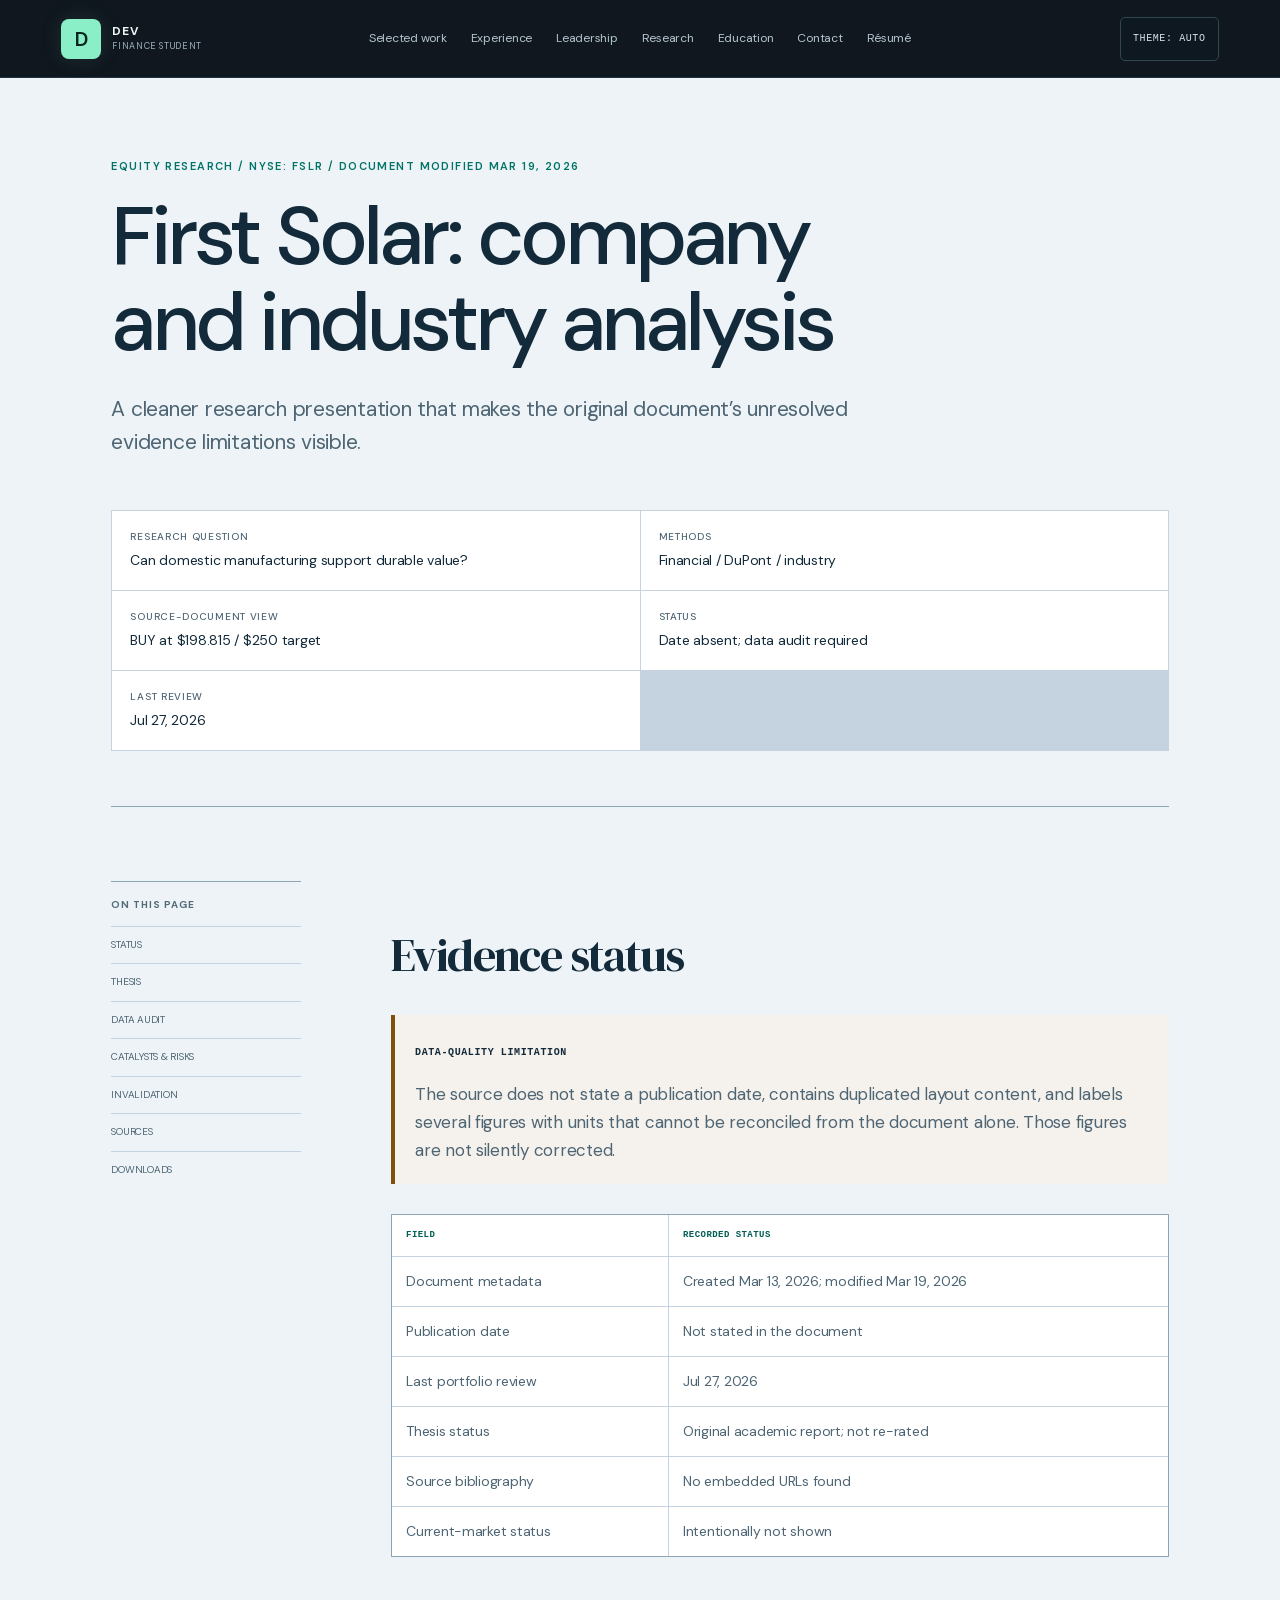
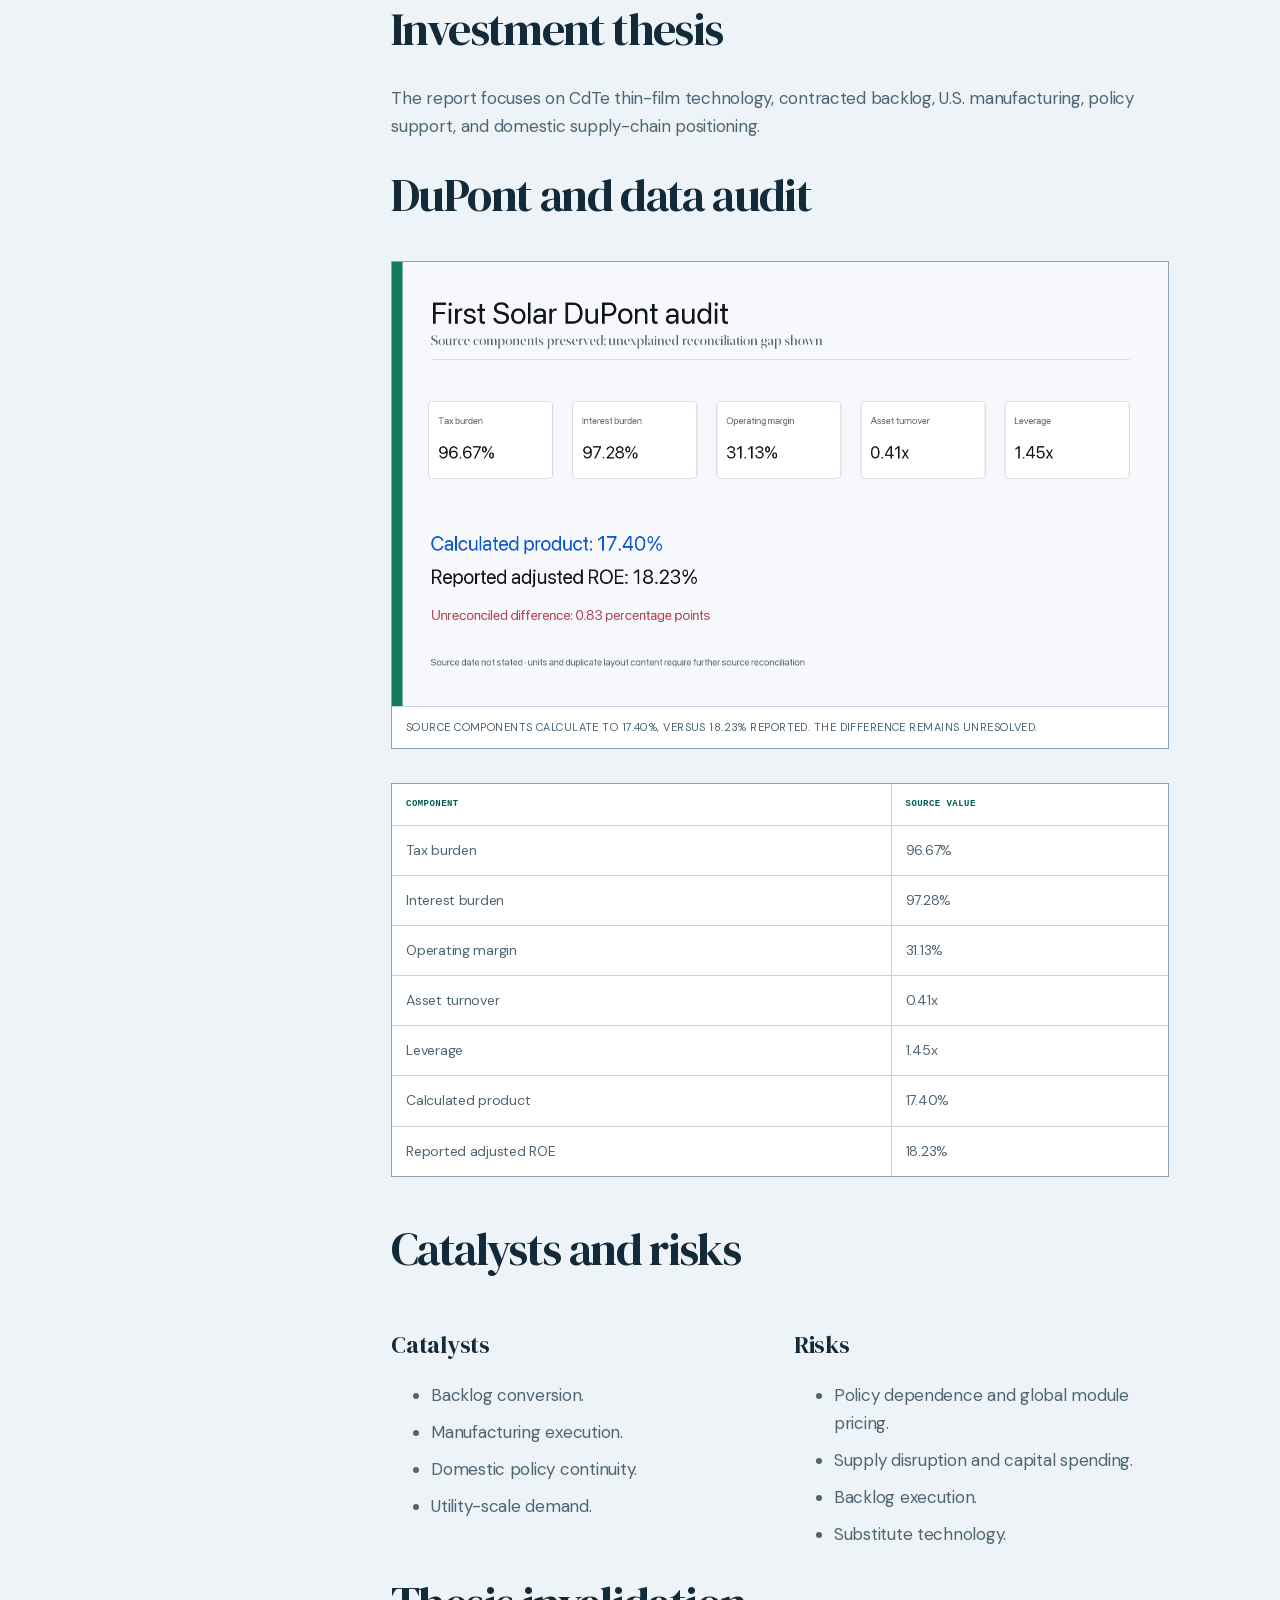
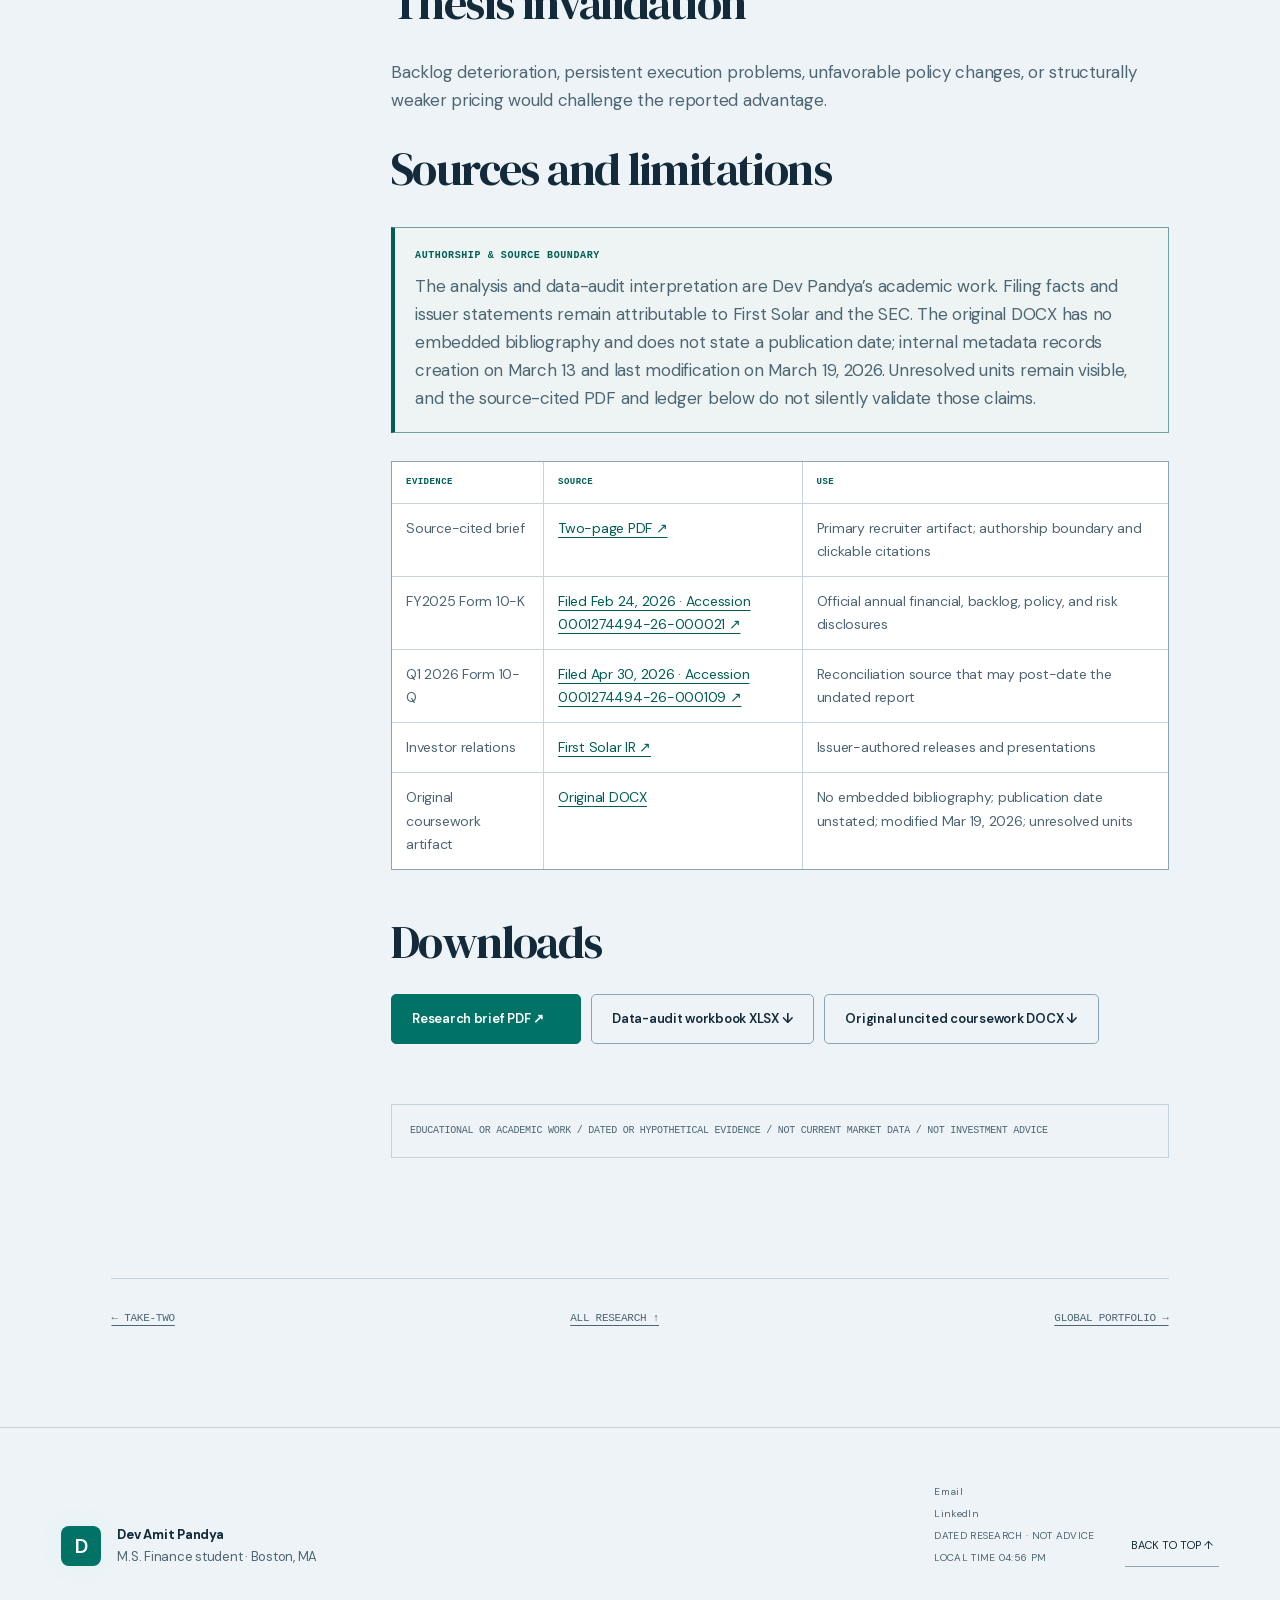
<file: research/first-solar/index.html>
<!doctype html>
<html lang="en" data-theme="light"><head><meta charset="utf-8"><meta name="viewport" content="width=device-width, initial-scale=1"><base href="../../"><meta name="description" content="An academic company and industry analysis with DuPont reconciliation, data-quality warnings, sources, and downloadable audit workbook."><meta name="theme-color" content="#04080c"><link rel="canonical" href="https://devpandya.com/research/first-solar/"><link rel="icon" href="assets/favicon.svg" type="image/svg+xml"><link rel="apple-touch-icon" href="assets/apple-touch-icon.png"><meta property="og:title" content="First Solar: company and industry analysis — Dev Amit Pandya"><meta property="og:description" content="An academic company and industry analysis with DuPont reconciliation, data-quality warnings, sources, and downloadable audit workbook."><meta property="og:type" content="article"><meta property="og:url" content="https://devpandya.com/research/first-solar/"><meta property="og:image" content="https://devpandya.com/assets/social-preview.png"><meta property="og:image:width" content="1200"><meta property="og:image:height" content="630"><meta name="twitter:card" content="summary_large_image"><title>First Solar: company and industry analysis — Dev Amit Pandya</title><link rel="stylesheet" href="assets/styles.css?v=20260728b"><link rel="preload" href="assets/fonts/dm-serif-display-normal.woff2" as="font" type="font/woff2" crossorigin>
  <link rel="stylesheet" href="assets/editorial.css?v=20261027a">
  <link rel="stylesheet" href="assets/market.css?v=20261027b">
</head>
<body class="case-page"><a class="skip-link" href="#main">Skip to content</a>  <header class="site-header">
    <a class="brand" href="index.html#top" aria-label="Dev Amit Pandya portfolio home"><span class="brand-glyph">D</span><span class="brand-copy"><strong>DEV</strong><small>FINANCE STUDENT</small></span></a>
    <nav class="main-nav" aria-label="Primary navigation"><a href="index.html#selected-work">Selected work</a><a href="index.html#experience">Experience</a><a href="index.html#leadership">Leadership</a><a href="research/">Research</a><a href="index.html#foundation">Education</a><a href="index.html#contact">Contact</a><a href="assets/Dev-Amit-Pandya-Resume.pdf" target="_blank" rel="noreferrer">Résumé</a></nav>
    <div class="header-tools"><button class="text-button" id="theme-toggle" type="button" aria-label="Change color theme">Theme: auto</button><button class="menu-button" id="menu-open" type="button" aria-controls="mobile-nav" aria-expanded="false">Menu</button></div>
    <nav class="mobile-nav" id="mobile-nav" aria-label="Mobile navigation" hidden><a href="index.html#selected-work">Selected work</a><a href="index.html#experience">Experience</a><a href="index.html#leadership">Leadership</a><a href="research/">Research</a><a href="index.html#foundation">Education</a><a href="index.html#contact">Contact</a><a href="assets/Dev-Amit-Pandya-Resume.pdf" target="_blank" rel="noreferrer">Résumé ↗</a><a href="https://www.linkedin.com/in/dev-pandya-38a473220/" target="_blank" rel="noreferrer">LinkedIn ↗</a></nav>
  </header>
<main id="main" class="case-shell"><header class="case-hero"><p class="eyebrow">EQUITY RESEARCH / NYSE: FSLR / DOCUMENT MODIFIED MAR 19, 2026</p><h1>First Solar: company and industry analysis</h1><p class="case-deck">A cleaner research presentation that makes the original document’s unresolved evidence limitations visible.</p><dl class="case-meta"><div><dt>Research question</dt><dd>Can domestic manufacturing support durable value?</dd></div><div><dt>Methods</dt><dd>Financial / DuPont / industry</dd></div><div><dt>Source-document view</dt><dd>BUY at $198.815 / $250 target</dd></div><div><dt>Status</dt><dd>Date absent; data audit required</dd></div><div><dt>Last review</dt><dd>Jul 27, 2026</dd></div></dl></header><div class="case-layout"><nav class="case-toc" aria-label="On this page"><strong>ON THIS PAGE</strong><a href="#status">Status</a><a href="#thesis">Thesis</a><a href="#analysis">Data audit</a><a href="#catalysts">Catalysts & risks</a><a href="#invalidation">Invalidation</a><a href="#sources">Sources</a><a href="#artifacts">Downloads</a></nav><article class="case-study"><div class="case-body"><section id="status" class="case-section"><h2>Evidence status</h2><div class="evidence-warning"><strong>Data-quality limitation</strong><p>The source does not state a publication date, contains duplicated layout content, and labels several figures with units that cannot be reconciled from the document alone. Those figures are not silently corrected.</p></div><div class="case-table-wrap"><table class="case-table"><thead><tr><th scope="col">Field</th><th scope="col">Recorded status</th></tr></thead><tbody><tr><td>Document metadata</td><td>Created Mar 13, 2026; modified Mar 19, 2026</td></tr><tr><td>Publication date</td><td>Not stated in the document</td></tr><tr><td>Last portfolio review</td><td>Jul 27, 2026</td></tr><tr><td>Thesis status</td><td>Original academic report; not re-rated</td></tr><tr><td>Source bibliography</td><td>No embedded URLs found</td></tr><tr><td>Current-market status</td><td>Intentionally not shown</td></tr></tbody></table></div></section><section id="thesis" class="case-section"><h2>Investment thesis</h2><p>The report focuses on CdTe thin-film technology, contracted backlog, U.S. manufacturing, policy support, and domestic supply-chain positioning.</p></section><section id="analysis" class="case-section"><h2>DuPont and data audit</h2><figure class="case-figure"><img src="assets/research/first-solar-dupont-audit.png" alt="First Solar DuPont audit showing a reconciliation gap"><figcaption>Source components calculate to 17.40%, versus 18.23% reported. The difference remains unresolved.</figcaption></figure><div class="case-table-wrap"><table class="case-table"><thead><tr><th scope="col">Component</th><th scope="col">Source value</th></tr></thead><tbody><tr><td>Tax burden</td><td>96.67%</td></tr><tr><td>Interest burden</td><td>97.28%</td></tr><tr><td>Operating margin</td><td>31.13%</td></tr><tr><td>Asset turnover</td><td>0.41x</td></tr><tr><td>Leverage</td><td>1.45x</td></tr><tr><td>Calculated product</td><td>17.40%</td></tr><tr><td>Reported adjusted ROE</td><td>18.23%</td></tr></tbody></table></div></section><section id="catalysts" class="case-section"><h2>Catalysts and risks</h2><div class="case-two-col"><div><h3>Catalysts</h3><ul><li>Backlog conversion.</li><li>Manufacturing execution.</li><li>Domestic policy continuity.</li><li>Utility-scale demand.</li></ul></div><div><h3>Risks</h3><ul><li>Policy dependence and global module pricing.</li><li>Supply disruption and capital spending.</li><li>Backlog execution.</li><li>Substitute technology.</li></ul></div></div></section><section id="invalidation" class="case-section"><h2>Thesis invalidation</h2><p>Backlog deterioration, persistent execution problems, unfavorable policy changes, or structurally weaker pricing would challenge the reported advantage.</p></section><section id="sources" class="case-section"><h2>Sources and limitations</h2><div class="authorship-source-boundary"><strong>Authorship &amp; source boundary</strong><p>The analysis and data-audit interpretation are Dev Pandya’s academic work. Filing facts and issuer statements remain attributable to First Solar and the SEC. The original DOCX has no embedded bibliography and does not state a publication date; internal metadata records creation on March 13 and last modification on March 19, 2026. Unresolved units remain visible, and the source-cited PDF and ledger below do not silently validate those claims.</p></div><div class="case-table-wrap"><table class="case-table"><thead><tr><th scope="col">Evidence</th><th scope="col">Source</th><th scope="col">Use</th></tr></thead><tbody><tr><td>Source-cited brief</td><td><a href="assets/research/Dev-Pandya-First-Solar-Research-Brief.pdf" target="_blank" rel="noreferrer">Two-page PDF ↗</a></td><td>Primary recruiter artifact; authorship boundary and clickable citations</td></tr><tr><td>FY2025 Form 10-K</td><td><a href="https://www.sec.gov/Archives/edgar/data/1274494/000127449426000021/fslr-20251231.htm" target="_blank" rel="noreferrer">Filed Feb 24, 2026 · Accession 0001274494-26-000021 ↗</a></td><td>Official annual financial, backlog, policy, and risk disclosures</td></tr><tr><td>Q1 2026 Form 10-Q</td><td><a href="https://www.sec.gov/Archives/edgar/data/1274494/000127449426000109/fslr-20260331.htm" target="_blank" rel="noreferrer">Filed Apr 30, 2026 · Accession 0001274494-26-000109 ↗</a></td><td>Reconciliation source that may post-date the undated report</td></tr><tr><td>Investor relations</td><td><a href="https://investor.firstsolar.com/" target="_blank" rel="noreferrer">First Solar IR ↗</a></td><td>Issuer-authored releases and presentations</td></tr><tr><td>Original coursework artifact</td><td><a href="assets/research/Dev-Pandya-First-Solar-Sell-Side-Report.docx">Original DOCX</a></td><td>No embedded bibliography; publication date unstated; modified Mar 19, 2026; unresolved units</td></tr></tbody></table></div></section><section id="artifacts" class="case-section"><h2>Downloads</h2><div class="case-actions"><a class="button button-primary" href="assets/research/Dev-Pandya-First-Solar-Research-Brief.pdf" target="_blank" rel="noreferrer">Research brief PDF ↗</a><a class="button button-quiet" href="assets/models/Dev-Pandya-First-Solar-Research-Audit.xlsx" download>Data-audit workbook XLSX ↓</a><a class="button button-quiet" href="assets/research/Dev-Pandya-First-Solar-Sell-Side-Report.docx" download>Original uncited coursework DOCX ↓</a></div></section><p class="boundary">EDUCATIONAL OR ACADEMIC WORK / DATED OR HYPOTHETICAL EVIDENCE / NOT CURRENT MARKET DATA / NOT INVESTMENT ADVICE</p></div></article></div><nav class="case-next" aria-label="Case study navigation"><a href="research/take-two/">← Take-Two</a><a href="research/">All research ↑</a><a href="research/global-portfolio/">Global portfolio →</a></nav></main>  <footer class="site-footer section-shell"><div><span class="brand-glyph">D</span><p><strong>Dev Amit Pandya</strong><br>M.S. Finance student · Boston, MA</p></div><div class="footer-meta"><a href="mailto:devpandya2003@gmail.com">Email</a><a href="https://www.linkedin.com/in/dev-pandya-38a473220/" target="_blank" rel="noreferrer">LinkedIn</a><span>DATED RESEARCH · NOT ADVICE</span><span id="local-time">LOCAL TIME —:—</span></div><button class="back-top" type="button" data-scroll="top">Back to top ↑</button></footer><script src="assets/case.js?v=20261027a" defer></script></body></html>
</file>
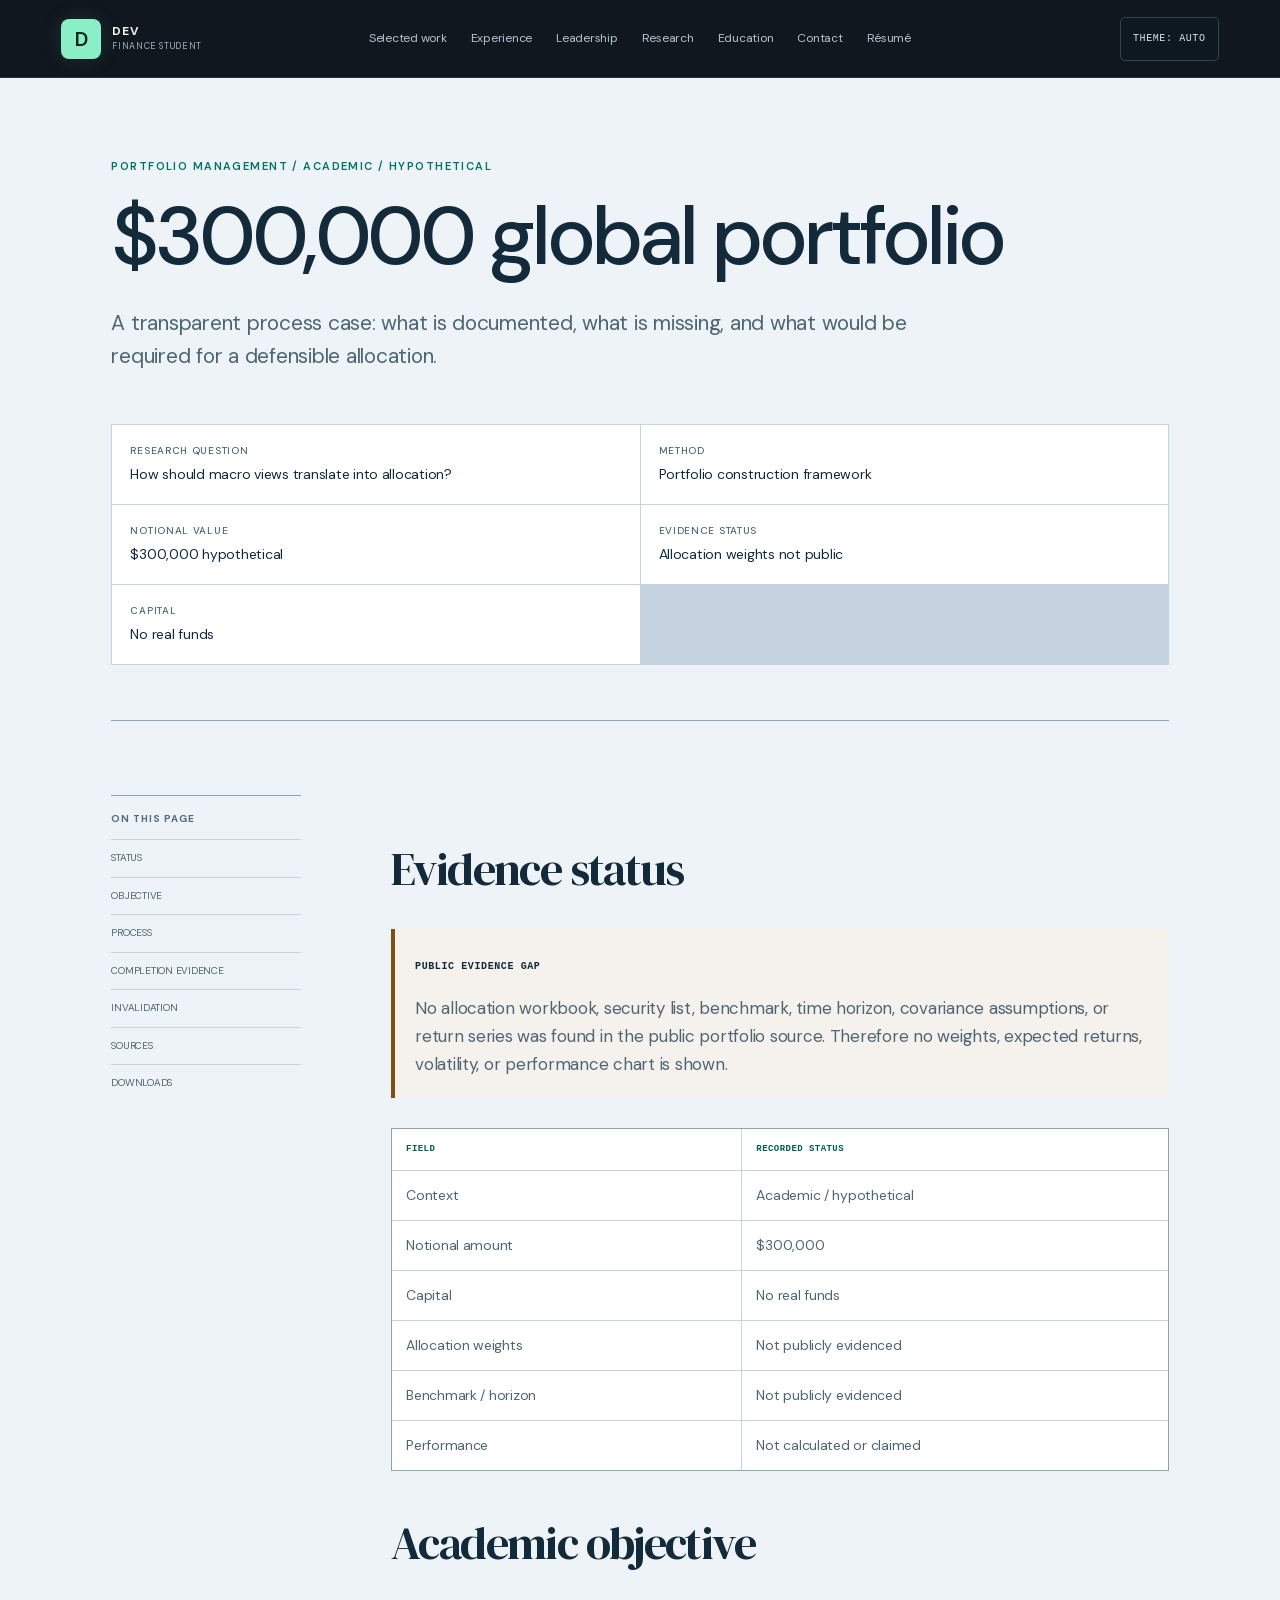
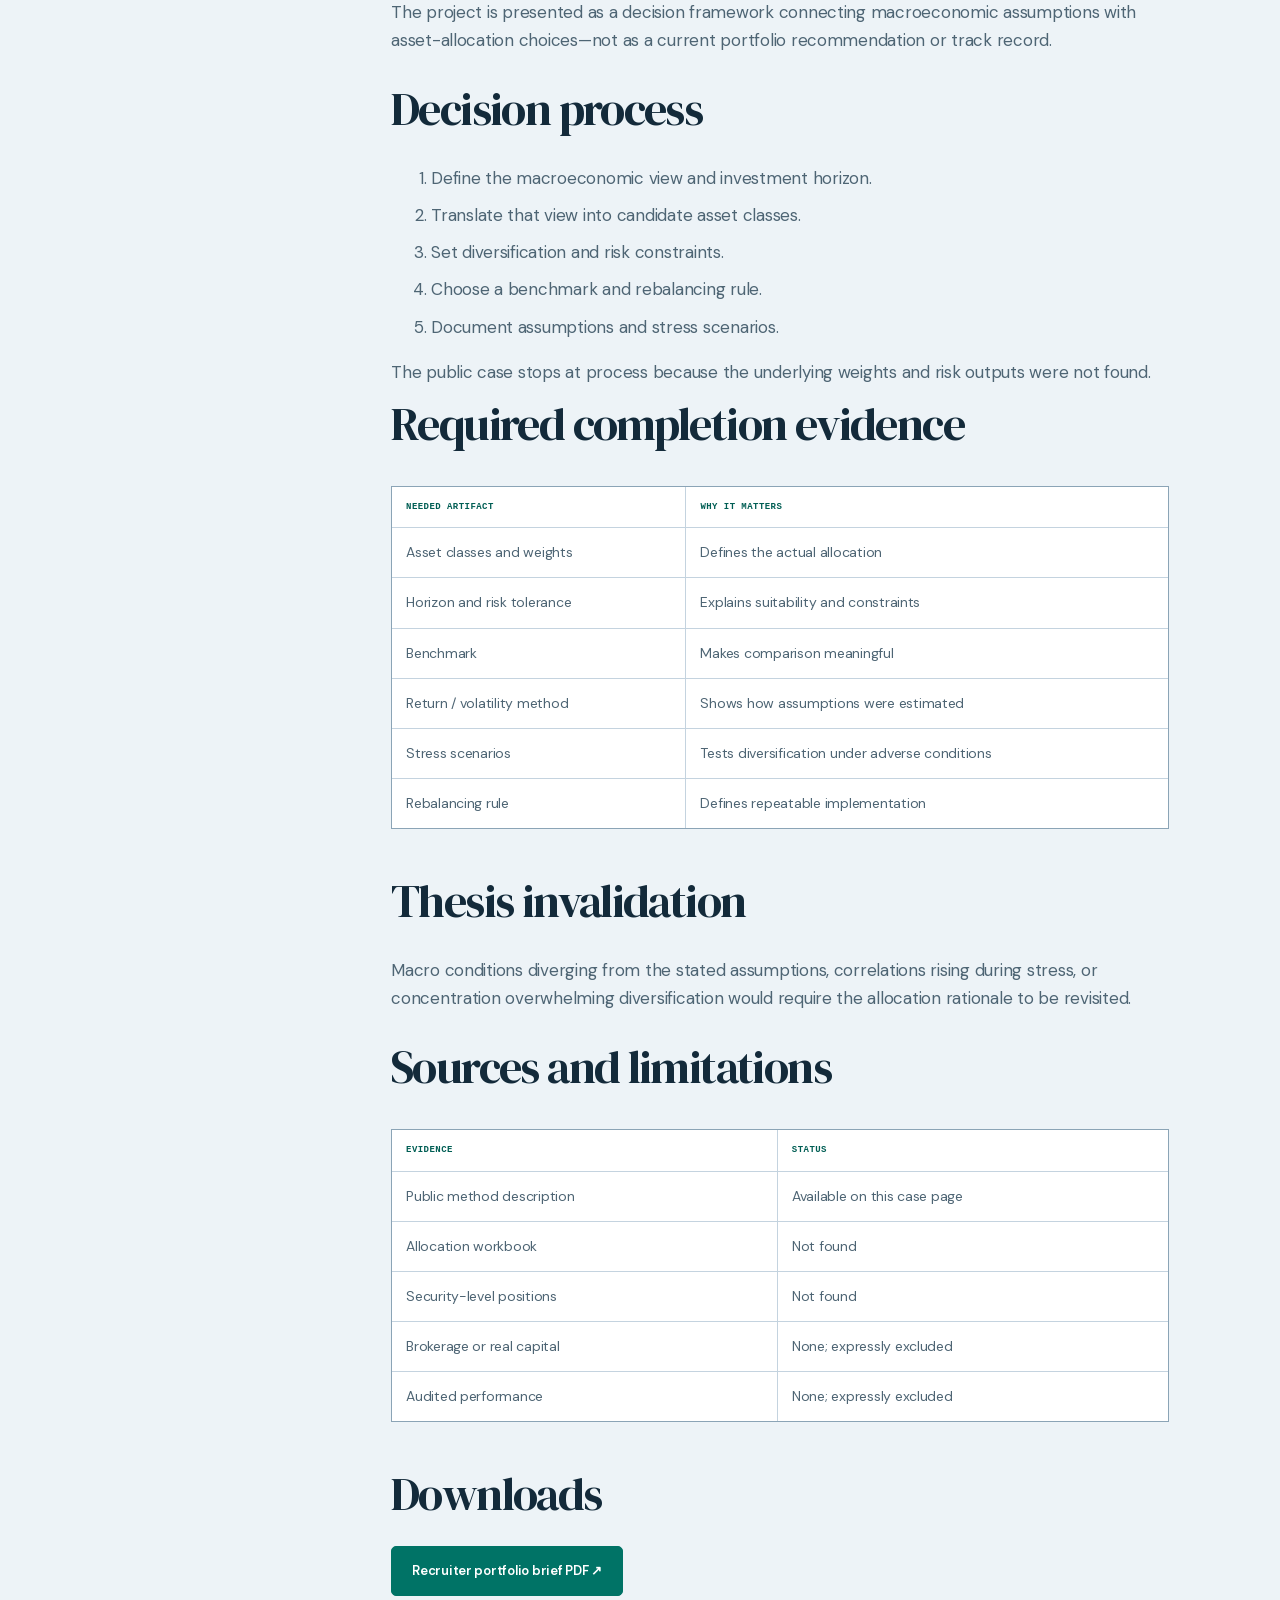
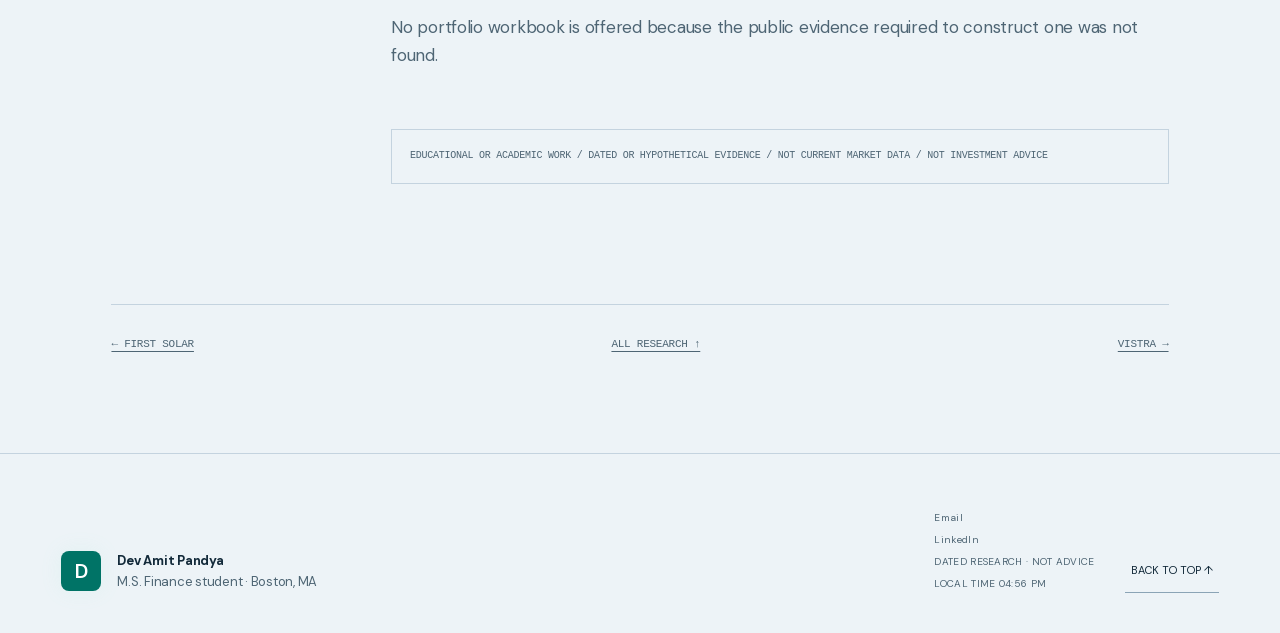
<file: research/global-portfolio/index.html>
<!doctype html>
<html lang="en" data-theme="light"><head><meta charset="utf-8"><meta name="viewport" content="width=device-width, initial-scale=1"><base href="../../"><meta name="description" content="A hypothetical academic portfolio process with missing allocation evidence clearly identified and no performance claims."><meta name="theme-color" content="#04080c"><link rel="canonical" href="https://devpandya.com/research/global-portfolio/"><link rel="icon" href="assets/favicon.svg" type="image/svg+xml"><link rel="apple-touch-icon" href="assets/apple-touch-icon.png"><meta property="og:title" content="$300,000 global portfolio — Dev Amit Pandya"><meta property="og:description" content="A hypothetical academic portfolio process with missing allocation evidence clearly identified and no performance claims."><meta property="og:type" content="article"><meta property="og:url" content="https://devpandya.com/research/global-portfolio/"><meta property="og:image" content="https://devpandya.com/assets/social-preview.png"><meta property="og:image:width" content="1200"><meta property="og:image:height" content="630"><meta name="twitter:card" content="summary_large_image"><title>$300,000 global portfolio — Dev Amit Pandya</title><link rel="stylesheet" href="assets/styles.css?v=20260728b"><link rel="preload" href="assets/fonts/dm-serif-display-normal.woff2" as="font" type="font/woff2" crossorigin>
  <link rel="stylesheet" href="assets/editorial.css?v=20261027a">
  <link rel="stylesheet" href="assets/market.css?v=20261027b">
</head>
<body class="case-page"><a class="skip-link" href="#main">Skip to content</a>  <header class="site-header">
    <a class="brand" href="index.html#top" aria-label="Dev Amit Pandya portfolio home"><span class="brand-glyph">D</span><span class="brand-copy"><strong>DEV</strong><small>FINANCE STUDENT</small></span></a>
    <nav class="main-nav" aria-label="Primary navigation"><a href="index.html#selected-work">Selected work</a><a href="index.html#experience">Experience</a><a href="index.html#leadership">Leadership</a><a href="research/">Research</a><a href="index.html#foundation">Education</a><a href="index.html#contact">Contact</a><a href="assets/Dev-Amit-Pandya-Resume.pdf" target="_blank" rel="noreferrer">Résumé</a></nav>
    <div class="header-tools"><button class="text-button" id="theme-toggle" type="button" aria-label="Change color theme">Theme: auto</button><button class="menu-button" id="menu-open" type="button" aria-controls="mobile-nav" aria-expanded="false">Menu</button></div>
    <nav class="mobile-nav" id="mobile-nav" aria-label="Mobile navigation" hidden><a href="index.html#selected-work">Selected work</a><a href="index.html#experience">Experience</a><a href="index.html#leadership">Leadership</a><a href="research/">Research</a><a href="index.html#foundation">Education</a><a href="index.html#contact">Contact</a><a href="assets/Dev-Amit-Pandya-Resume.pdf" target="_blank" rel="noreferrer">Résumé ↗</a><a href="https://www.linkedin.com/in/dev-pandya-38a473220/" target="_blank" rel="noreferrer">LinkedIn ↗</a></nav>
  </header>
<main id="main" class="case-shell"><header class="case-hero"><p class="eyebrow">PORTFOLIO MANAGEMENT / ACADEMIC / HYPOTHETICAL</p><h1>$300,000 global portfolio</h1><p class="case-deck">A transparent process case: what is documented, what is missing, and what would be required for a defensible allocation.</p><dl class="case-meta"><div><dt>Research question</dt><dd>How should macro views translate into allocation?</dd></div><div><dt>Method</dt><dd>Portfolio construction framework</dd></div><div><dt>Notional value</dt><dd>$300,000 hypothetical</dd></div><div><dt>Evidence status</dt><dd>Allocation weights not public</dd></div><div><dt>Capital</dt><dd>No real funds</dd></div></dl></header><div class="case-layout"><nav class="case-toc" aria-label="On this page"><strong>ON THIS PAGE</strong><a href="#status">Status</a><a href="#thesis">Objective</a><a href="#analysis">Process</a><a href="#catalysts">Completion evidence</a><a href="#invalidation">Invalidation</a><a href="#sources">Sources</a><a href="#artifacts">Downloads</a></nav><article class="case-study"><div class="case-body"><section id="status" class="case-section"><h2>Evidence status</h2><div class="evidence-warning"><strong>Public evidence gap</strong><p>No allocation workbook, security list, benchmark, time horizon, covariance assumptions, or return series was found in the public portfolio source. Therefore no weights, expected returns, volatility, or performance chart is shown.</p></div><div class="case-table-wrap"><table class="case-table"><thead><tr><th scope="col">Field</th><th scope="col">Recorded status</th></tr></thead><tbody><tr><td>Context</td><td>Academic / hypothetical</td></tr><tr><td>Notional amount</td><td>$300,000</td></tr><tr><td>Capital</td><td>No real funds</td></tr><tr><td>Allocation weights</td><td>Not publicly evidenced</td></tr><tr><td>Benchmark / horizon</td><td>Not publicly evidenced</td></tr><tr><td>Performance</td><td>Not calculated or claimed</td></tr></tbody></table></div></section><section id="thesis" class="case-section"><h2>Academic objective</h2><p>The project is presented as a decision framework connecting macroeconomic assumptions with asset-allocation choices—not as a current portfolio recommendation or track record.</p></section><section id="analysis" class="case-section"><h2>Decision process</h2><ol><li>Define the macroeconomic view and investment horizon.</li><li>Translate that view into candidate asset classes.</li><li>Set diversification and risk constraints.</li><li>Choose a benchmark and rebalancing rule.</li><li>Document assumptions and stress scenarios.</li></ol><p class="case-note">The public case stops at process because the underlying weights and risk outputs were not found.</p></section><section id="catalysts" class="case-section"><h2>Required completion evidence</h2><div class="case-table-wrap"><table class="case-table"><thead><tr><th scope="col">Needed artifact</th><th scope="col">Why it matters</th></tr></thead><tbody><tr><td>Asset classes and weights</td><td>Defines the actual allocation</td></tr><tr><td>Horizon and risk tolerance</td><td>Explains suitability and constraints</td></tr><tr><td>Benchmark</td><td>Makes comparison meaningful</td></tr><tr><td>Return / volatility method</td><td>Shows how assumptions were estimated</td></tr><tr><td>Stress scenarios</td><td>Tests diversification under adverse conditions</td></tr><tr><td>Rebalancing rule</td><td>Defines repeatable implementation</td></tr></tbody></table></div></section><section id="invalidation" class="case-section"><h2>Thesis invalidation</h2><p>Macro conditions diverging from the stated assumptions, correlations rising during stress, or concentration overwhelming diversification would require the allocation rationale to be revisited.</p></section><section id="sources" class="case-section"><h2>Sources and limitations</h2><div class="case-table-wrap"><table class="case-table"><thead><tr><th scope="col">Evidence</th><th scope="col">Status</th></tr></thead><tbody><tr><td>Public method description</td><td>Available on this case page</td></tr><tr><td>Allocation workbook</td><td>Not found</td></tr><tr><td>Security-level positions</td><td>Not found</td></tr><tr><td>Brokerage or real capital</td><td>None; expressly excluded</td></tr><tr><td>Audited performance</td><td>None; expressly excluded</td></tr></tbody></table></div></section><section id="artifacts" class="case-section"><h2>Downloads</h2><div class="case-actions"><a class="button button-primary" href="assets/Dev-Pandya-Recruiter-Portfolio-Brief.pdf" target="_blank" rel="noreferrer">Recruiter portfolio brief PDF ↗</a></div><p>No portfolio workbook is offered because the public evidence required to construct one was not found.</p></section><p class="boundary">EDUCATIONAL OR ACADEMIC WORK / DATED OR HYPOTHETICAL EVIDENCE / NOT CURRENT MARKET DATA / NOT INVESTMENT ADVICE</p></div></article></div><nav class="case-next" aria-label="Case study navigation"><a href="research/first-solar/">← First Solar</a><a href="research/">All research ↑</a><a href="research/vistra/">Vistra →</a></nav></main>  <footer class="site-footer section-shell"><div><span class="brand-glyph">D</span><p><strong>Dev Amit Pandya</strong><br>M.S. Finance student · Boston, MA</p></div><div class="footer-meta"><a href="mailto:devpandya2003@gmail.com">Email</a><a href="https://www.linkedin.com/in/dev-pandya-38a473220/" target="_blank" rel="noreferrer">LinkedIn</a><span>DATED RESEARCH · NOT ADVICE</span><span id="local-time">LOCAL TIME —:—</span></div><button class="back-top" type="button" data-scroll="top">Back to top ↑</button></footer><script src="assets/case.js?v=20261027a" defer></script></body></html>
</file>
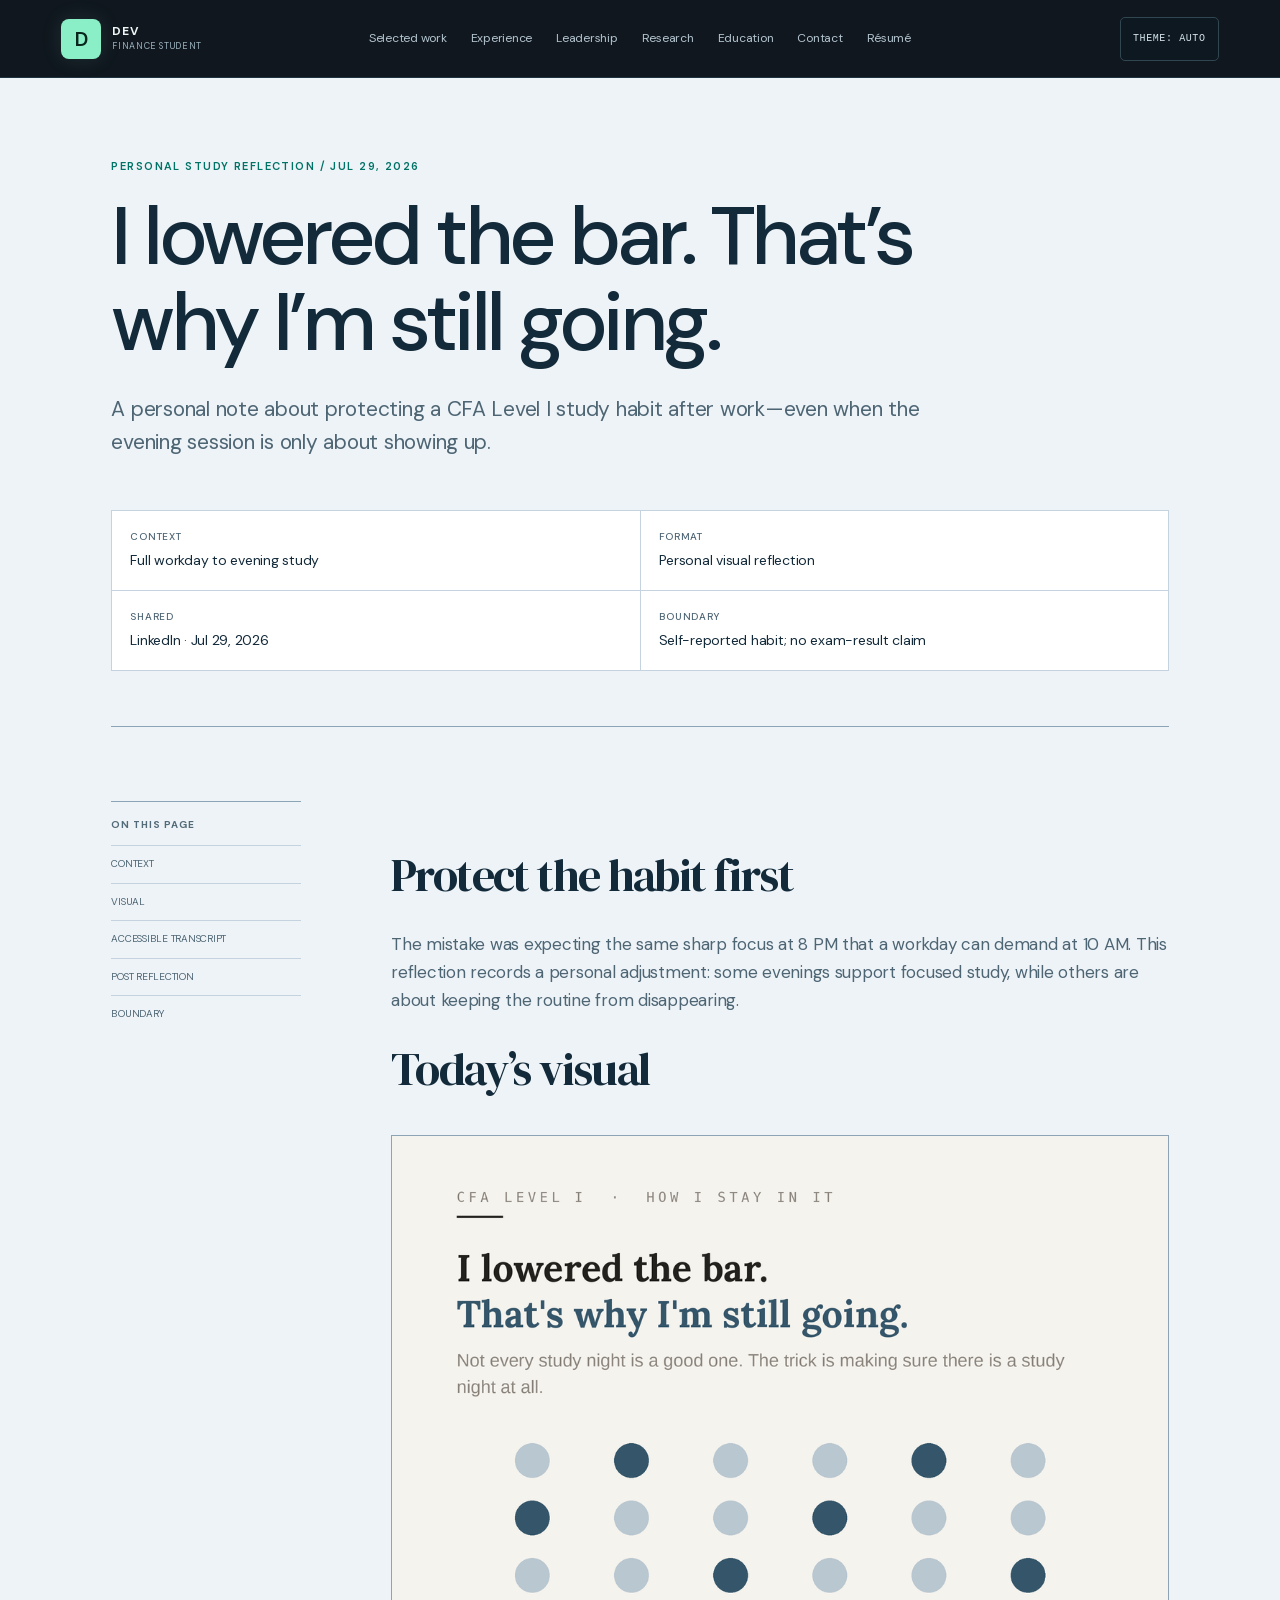
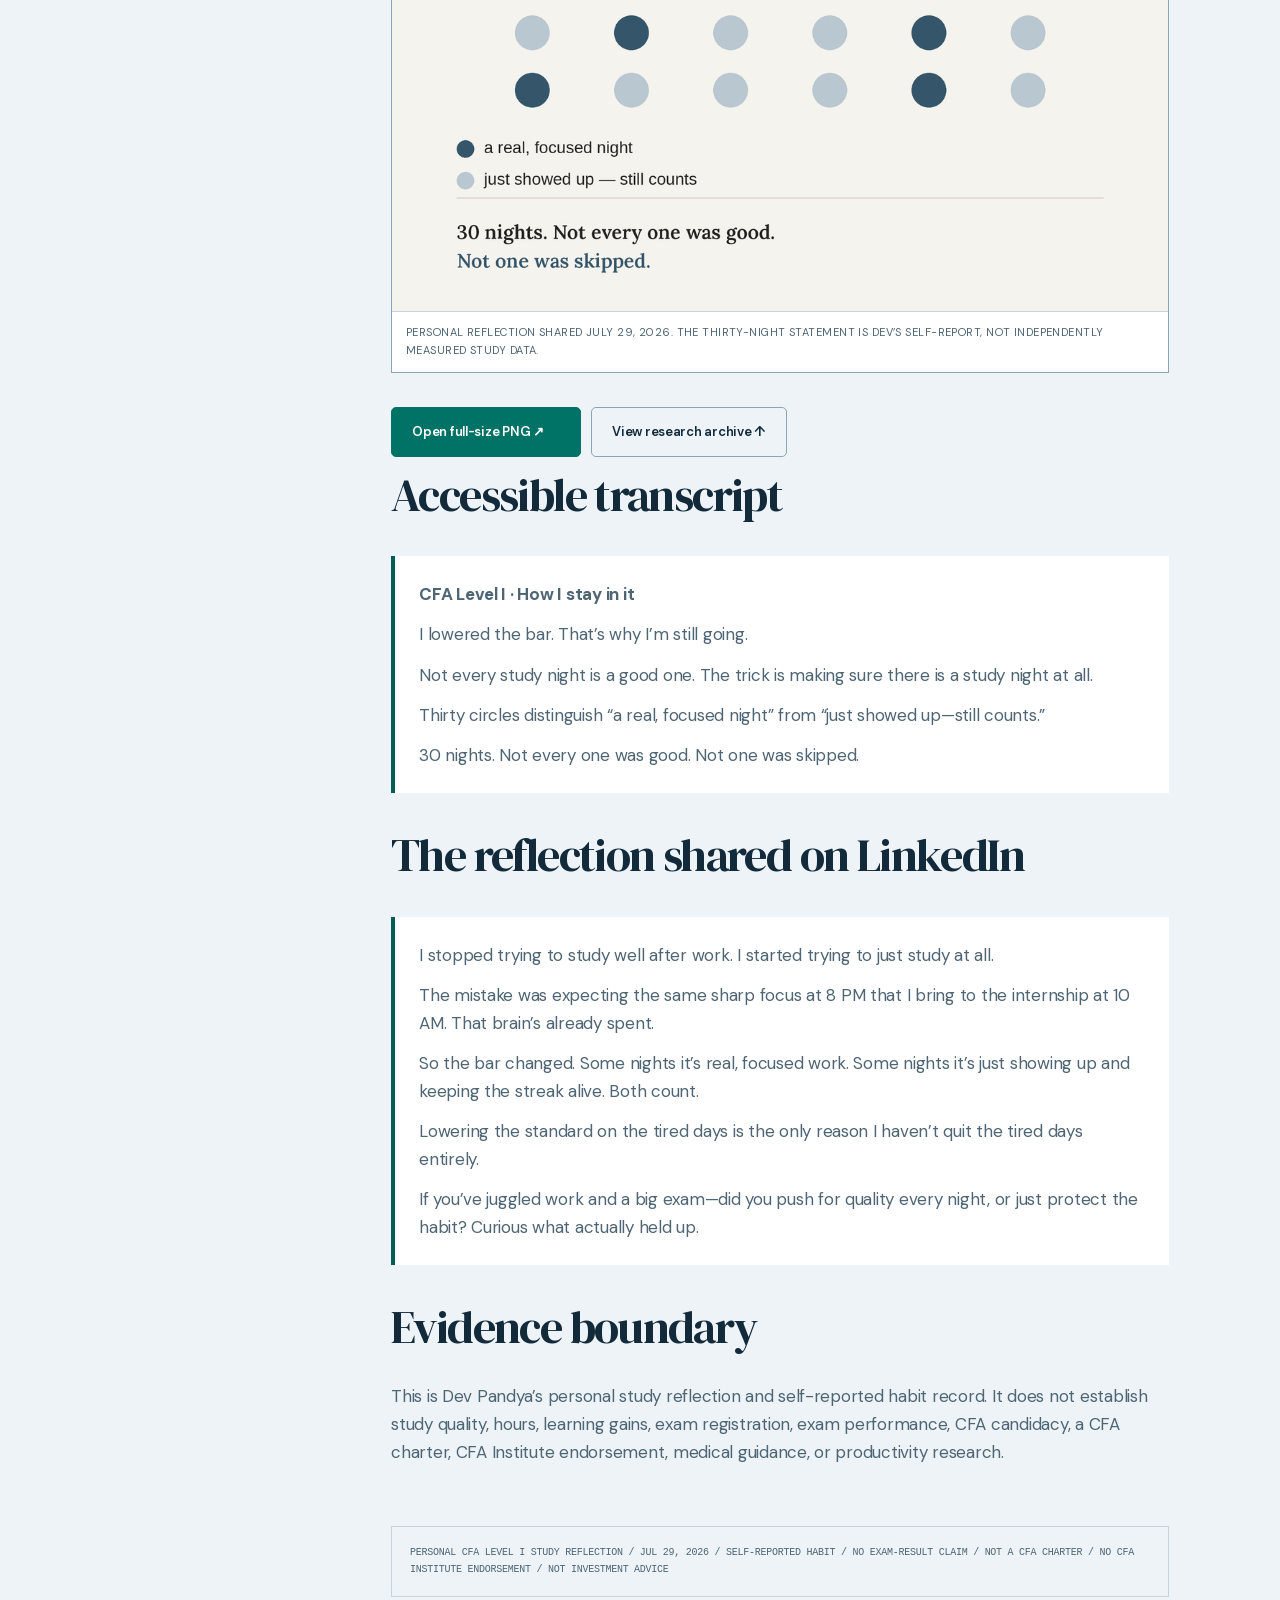
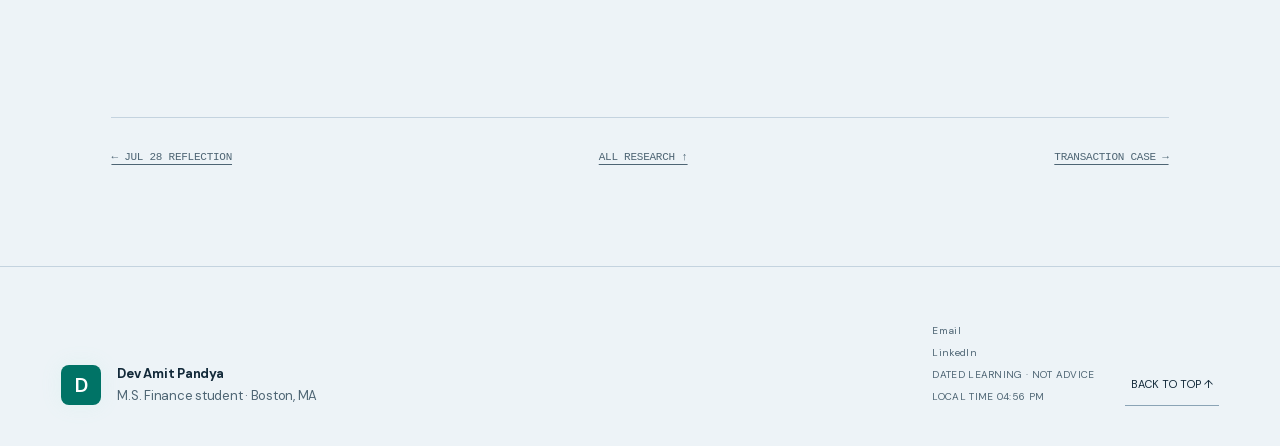
<file: research/protect-the-study-habit/index.html>
<!doctype html>
<html lang="en" data-theme="light">
<head>
  <meta charset="utf-8">
  <meta name="viewport" content="width=device-width, initial-scale=1">
  <base href="../../">
  <meta name="description" content="A July 29, 2026 personal CFA Level I study reflection on protecting the study habit after a full workday, even when the session is not perfect.">
  <meta name="theme-color" content="#04080c">
  <link rel="canonical" href="https://devpandya.com/research/protect-the-study-habit/">
  <link rel="icon" href="assets/favicon.svg" type="image/svg+xml">
  <link rel="apple-touch-icon" href="assets/apple-touch-icon.png">
  <meta property="og:title" content="Protecting the study habit on tired days — Dev Amit Pandya">
  <meta property="og:description" content="A personal CFA Level I study reflection on lowering the standard on tired nights so the habit survives them.">
  <meta property="og:type" content="article">
  <meta property="og:url" content="https://devpandya.com/research/protect-the-study-habit/">
  <meta property="article:published_time" content="2026-07-29">
  <meta property="og:image" content="https://devpandya.com/assets/research/Dev-Pandya-CFA-Protect-the-Study-Habit.png">
  <meta property="og:image:alt" content="Personal CFA Level I study reflection using thirty circles to distinguish focused nights from nights when simply showing up sustained the habit">
  <meta property="og:image:width" content="1080">
  <meta property="og:image:height" content="1080">
  <meta name="twitter:card" content="summary_large_image">
  <title>Protecting the study habit on tired days — Dev Amit Pandya</title>
  <link rel="stylesheet" href="assets/styles.css?v=20260729a">
  <script type="application/ld+json">{"@context":"https://schema.org","@type":"BlogPosting","headline":"I lowered the bar. That’s why I’m still going.","datePublished":"2026-07-29","dateModified":"2026-07-29","author":{"@type":"Person","name":"Dev Amit Pandya"},"description":"A personal CFA Level I study reflection on protecting the study habit after a full workday.","image":"https://devpandya.com/assets/research/Dev-Pandya-CFA-Protect-the-Study-Habit.png","mainEntityOfPage":"https://devpandya.com/research/protect-the-study-habit/"}</script>
<link rel="preload" href="assets/fonts/dm-serif-display-normal.woff2" as="font" type="font/woff2" crossorigin>
  <link rel="stylesheet" href="assets/editorial.css?v=20261027a">
  <link rel="stylesheet" href="assets/market.css?v=20261027b">
</head>
<body class="case-page">
  <a class="skip-link" href="#main">Skip to content</a>
  <header class="site-header">
    <a class="brand" href="index.html#top" aria-label="Dev Amit Pandya portfolio home"><span class="brand-glyph">D</span><span class="brand-copy"><strong>DEV</strong><small>FINANCE STUDENT</small></span></a>
    <nav class="main-nav" aria-label="Primary navigation"><a href="index.html#selected-work">Selected work</a><a href="index.html#experience">Experience</a><a href="index.html#leadership">Leadership</a><a href="research/">Research</a><a href="index.html#foundation">Education</a><a href="index.html#contact">Contact</a><a href="assets/Dev-Amit-Pandya-Resume.pdf" target="_blank" rel="noreferrer">Résumé</a></nav>
    <div class="header-tools"><button class="text-button" id="theme-toggle" type="button" aria-label="Change color theme">Theme: auto</button><button class="menu-button" id="menu-open" type="button" aria-controls="mobile-nav" aria-expanded="false">Menu</button></div>
    <nav class="mobile-nav" id="mobile-nav" aria-label="Mobile navigation" hidden><a href="index.html#selected-work">Selected work</a><a href="index.html#experience">Experience</a><a href="index.html#leadership">Leadership</a><a href="research/">Research</a><a href="index.html#foundation">Education</a><a href="index.html#contact">Contact</a><a href="assets/Dev-Amit-Pandya-Resume.pdf" target="_blank" rel="noreferrer">Résumé ↗</a><a href="https://www.linkedin.com/in/dev-pandya-38a473220/" target="_blank" rel="noreferrer">LinkedIn ↗</a></nav>
  </header>
  <main id="main" class="case-shell">
    <header class="case-hero">
      <p class="eyebrow">PERSONAL STUDY REFLECTION / JUL 29, 2026</p>
      <h1>I lowered the bar. That’s why I’m still going.</h1>
      <p class="case-deck">A personal note about protecting a CFA Level I study habit after work—even when the evening session is only about showing up.</p>
      <dl class="case-meta">
        <div><dt>Context</dt><dd>Full workday to evening study</dd></div>
        <div><dt>Format</dt><dd>Personal visual reflection</dd></div>
        <div><dt>Shared</dt><dd>LinkedIn · Jul 29, 2026</dd></div>
        <div><dt>Boundary</dt><dd>Self-reported habit; no exam-result claim</dd></div>
      </dl>
    </header>
    <div class="case-layout">
      <nav class="case-toc" aria-label="On this page"><strong>ON THIS PAGE</strong><a href="#context">Context</a><a href="#visual">Visual</a><a href="#transcript">Accessible transcript</a><a href="#reflection">Post reflection</a><a href="#boundary">Boundary</a></nav>
      <article class="case-study">
        <div class="case-body">
          <section id="context" class="case-section">
            <h2>Protect the habit first</h2>
            <p>The mistake was expecting the same sharp focus at 8 PM that a workday can demand at 10 AM. This reflection records a personal adjustment: some evenings support focused study, while others are about keeping the routine from disappearing.</p>
          </section>
          <section id="visual" class="case-section">
            <h2>Today’s visual</h2>
            <figure class="case-figure"><img src="assets/research/Dev-Pandya-CFA-Protect-the-Study-Habit.png" width="1080" height="1080" loading="eager" alt="Personal CFA Level I study reflection using thirty circles to distinguish focused nights from nights when simply showing up sustained the habit"><figcaption>Personal reflection shared July 29, 2026. The thirty-night statement is Dev’s self-report, not independently measured study data.</figcaption></figure>
            <div class="case-actions"><a class="button button-primary" href="assets/research/Dev-Pandya-CFA-Protect-the-Study-Habit.png" target="_blank" rel="noreferrer">Open full-size PNG ↗</a><a class="button button-quiet" href="research/">View research archive ↑</a></div>
          </section>
          <section id="transcript" class="case-section">
            <h2>Accessible transcript</h2>
            <blockquote class="study-transcript"><p><strong>CFA Level I · How I stay in it</strong></p><p>I lowered the bar. That’s why I’m still going.</p><p>Not every study night is a good one. The trick is making sure there is a study night at all.</p><p>Thirty circles distinguish “a real, focused night” from “just showed up—still counts.”</p><p>30 nights. Not every one was good. Not one was skipped.</p></blockquote>
          </section>
          <section id="reflection" class="case-section">
            <h2>The reflection shared on LinkedIn</h2>
            <blockquote class="study-transcript"><p>I stopped trying to study well after work. I started trying to just study at all.</p><p>The mistake was expecting the same sharp focus at 8 PM that I bring to the internship at 10 AM. That brain’s already spent.</p><p>So the bar changed. Some nights it’s real, focused work. Some nights it’s just showing up and keeping the streak alive. Both count.</p><p>Lowering the standard on the tired days is the only reason I haven’t quit the tired days entirely.</p><p>If you’ve juggled work and a big exam—did you push for quality every night, or just protect the habit? Curious what actually held up.</p></blockquote>
          </section>
          <section id="boundary" class="case-section">
            <h2>Evidence boundary</h2>
            <p>This is Dev Pandya’s personal study reflection and self-reported habit record. It does not establish study quality, hours, learning gains, exam registration, exam performance, CFA candidacy, a CFA charter, CFA Institute endorsement, medical guidance, or productivity research.</p>
          </section>
          <p class="boundary">PERSONAL CFA LEVEL I STUDY REFLECTION / JUL 29, 2026 / SELF-REPORTED HABIT / NO EXAM-RESULT CLAIM / NOT A CFA CHARTER / NO CFA INSTITUTE ENDORSEMENT / NOT INVESTMENT ADVICE</p>
        </div>
      </article>
    </div>
    <nav class="case-next" aria-label="Research navigation"><a href="research/work-brain-vs-study-brain/">← Jul 28 reflection</a><a href="research/">All research ↑</a><a href="research/capital-one-discover/">Transaction case →</a></nav>
  </main>
  <footer class="site-footer section-shell"><div><span class="brand-glyph">D</span><p><strong>Dev Amit Pandya</strong><br>M.S. Finance student · Boston, MA</p></div><div class="footer-meta"><a href="mailto:devpandya2003@gmail.com">Email</a><a href="https://www.linkedin.com/in/dev-pandya-38a473220/" target="_blank" rel="noreferrer">LinkedIn</a><span>DATED LEARNING · NOT ADVICE</span><span id="local-time">LOCAL TIME —:—</span></div><button class="back-top" type="button" data-scroll="top">Back to top ↑</button></footer>
  <script src="assets/case.js?v=20261027a" defer></script>
</body>
</html>
</file>
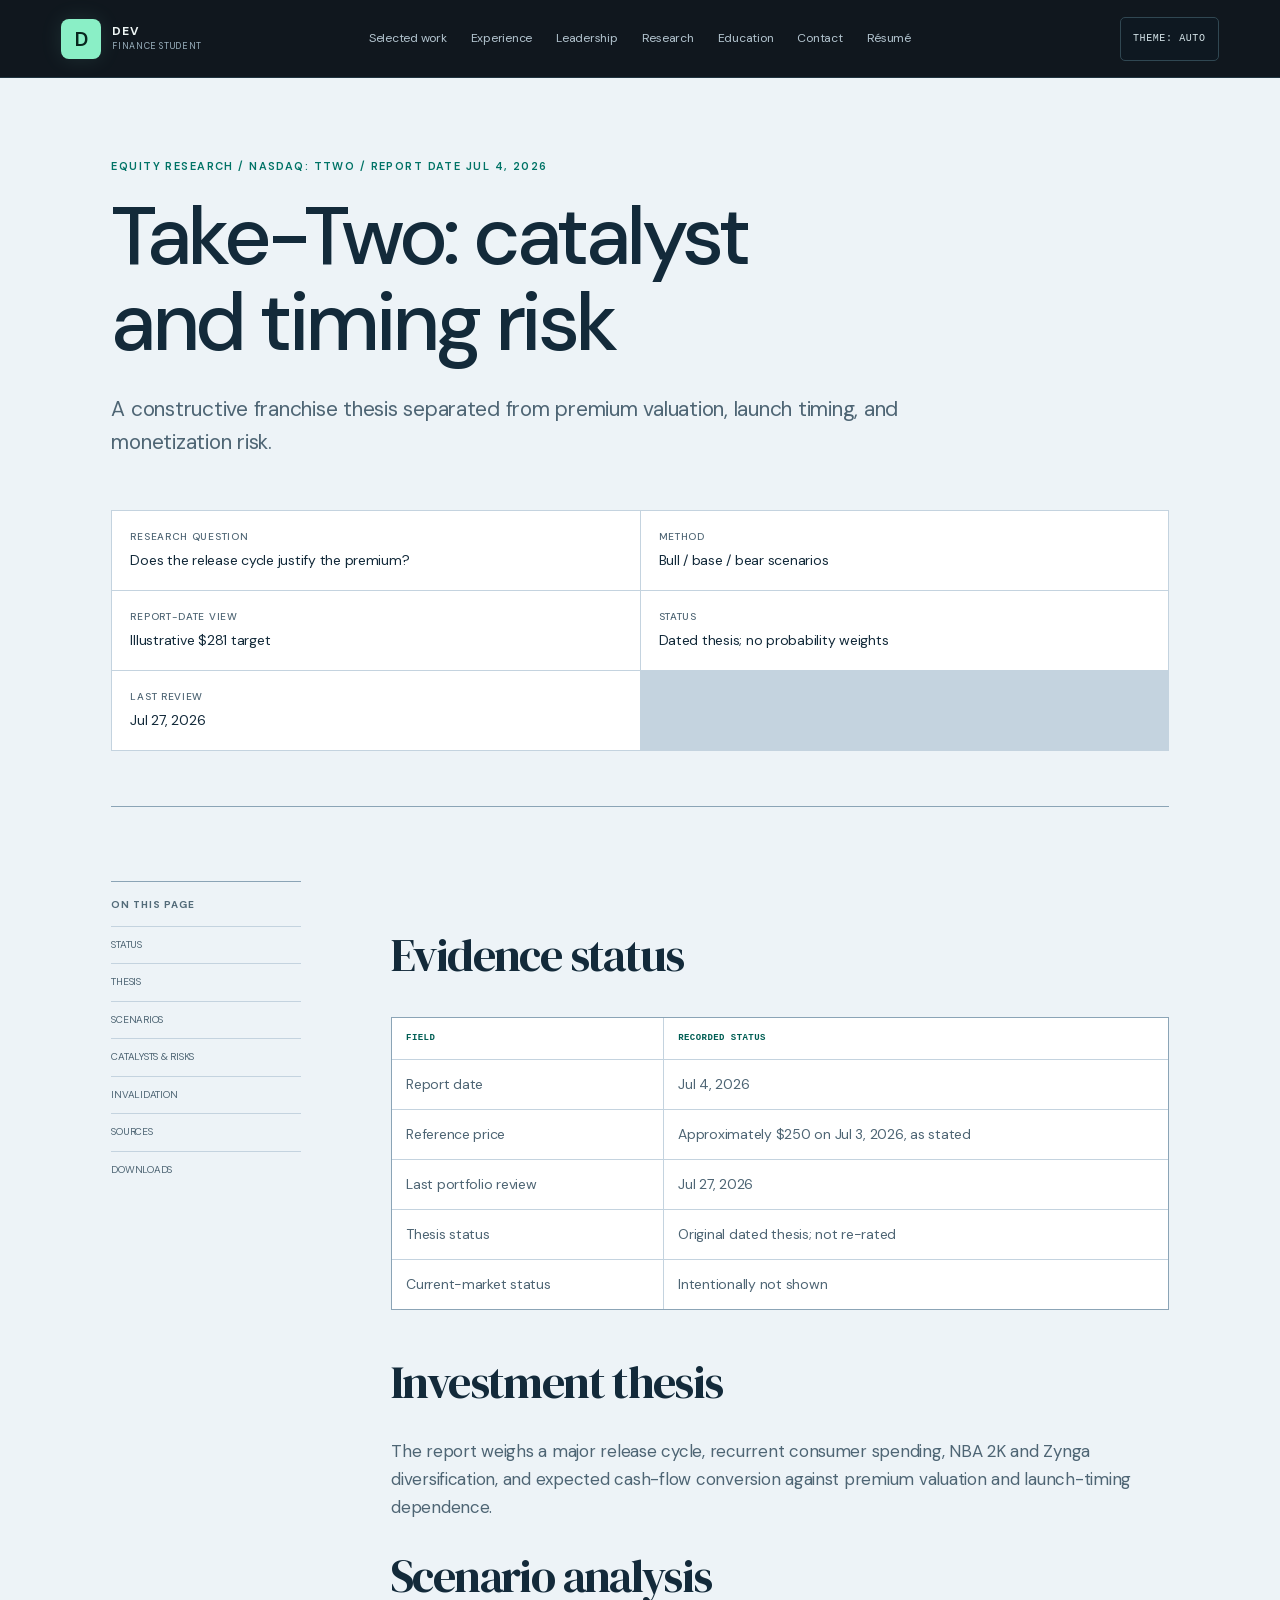
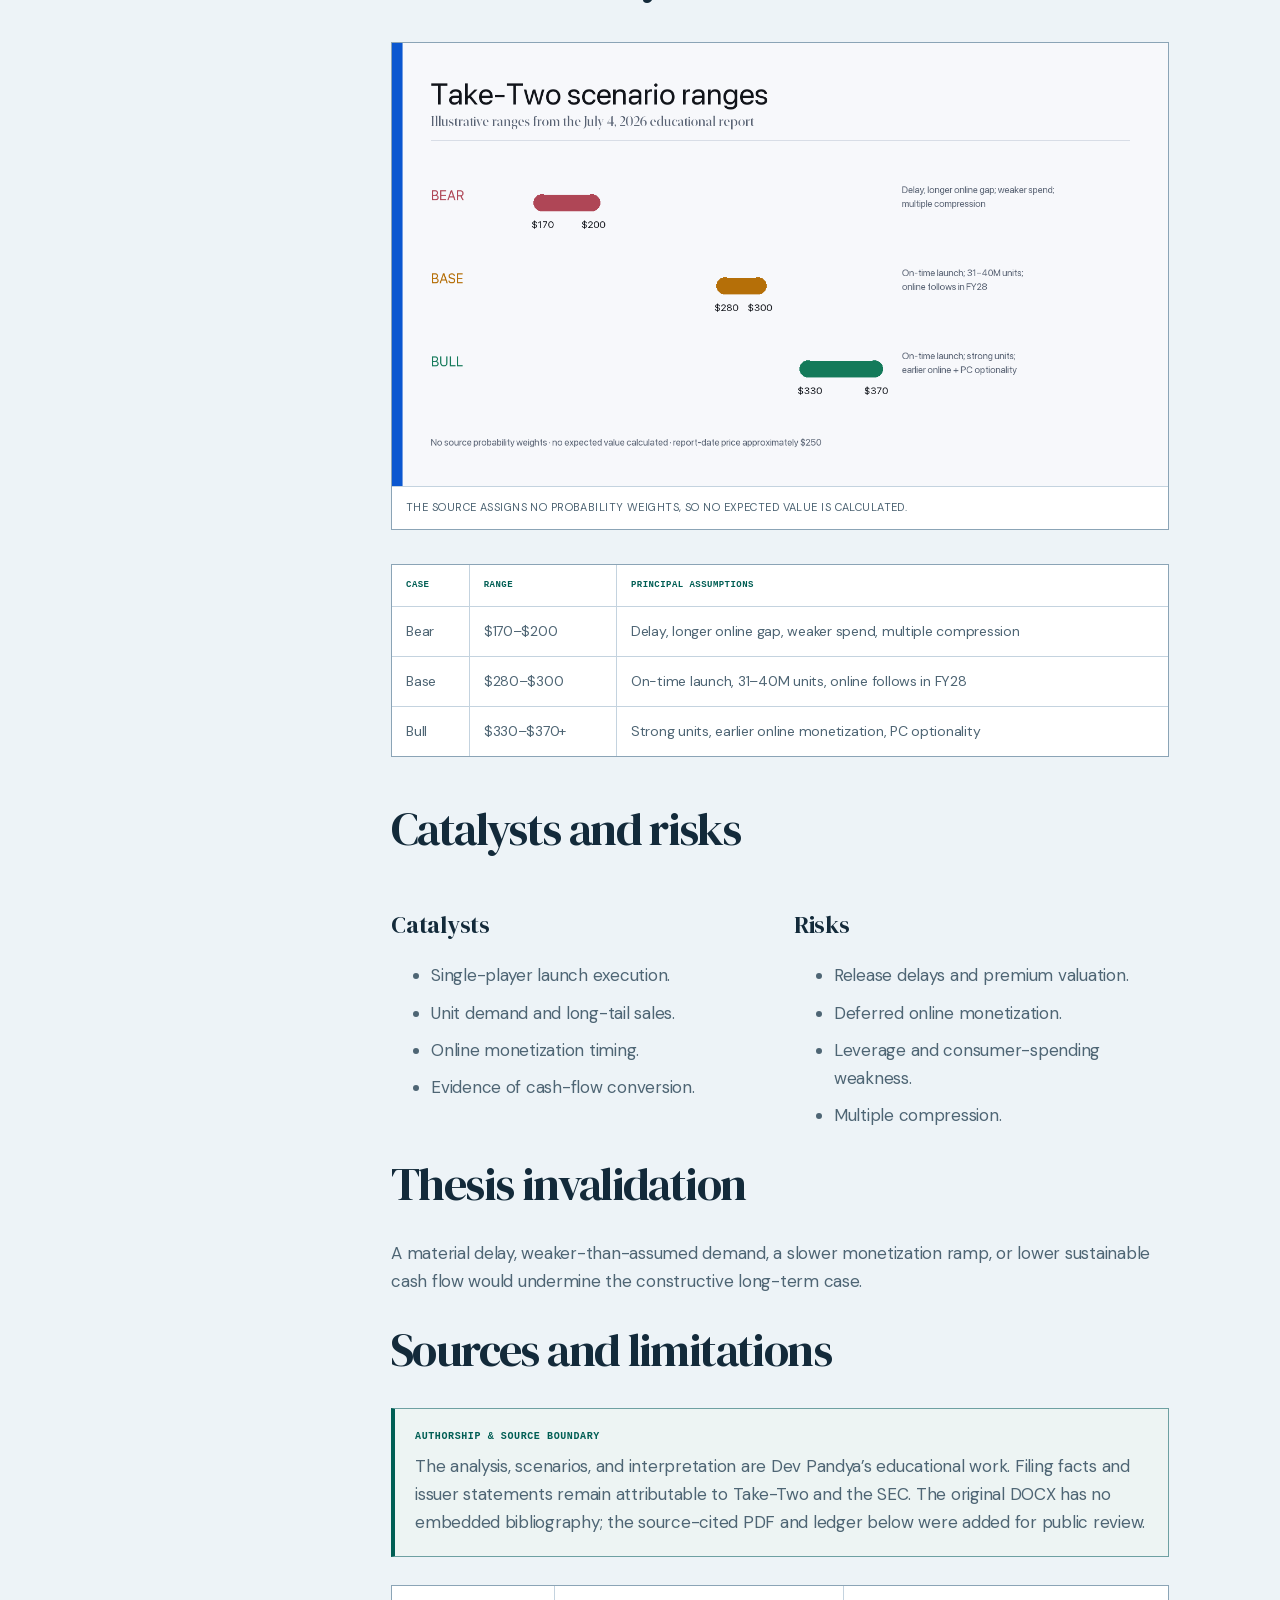
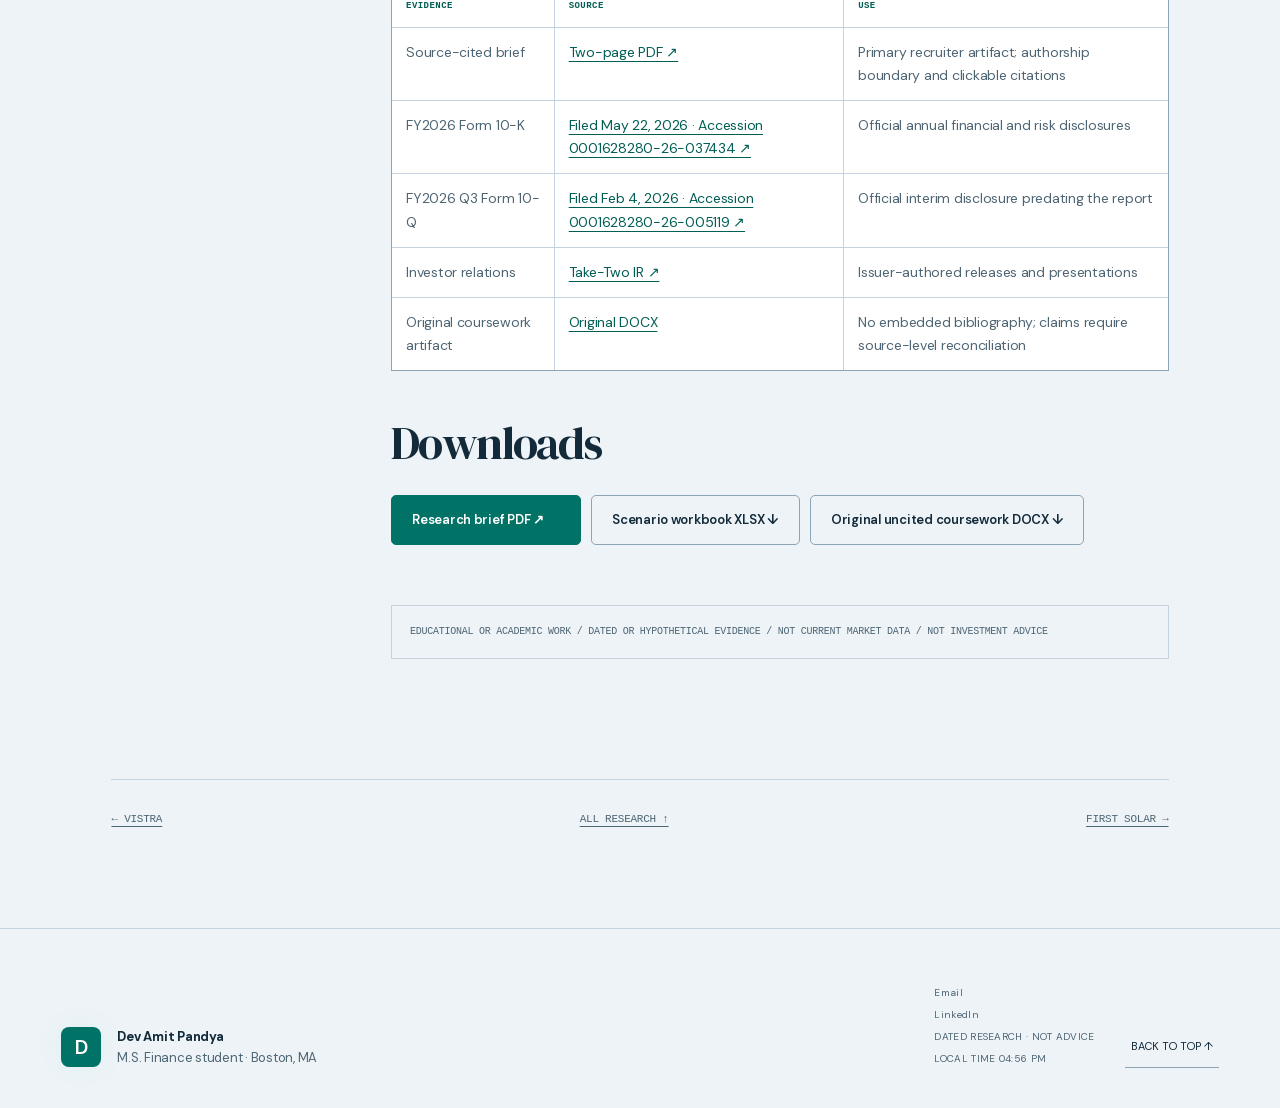
<file: research/take-two/index.html>
<!doctype html>
<html lang="en" data-theme="light"><head><meta charset="utf-8"><meta name="viewport" content="width=device-width, initial-scale=1"><base href="../../"><meta name="description" content="A dated scenario-based franchise thesis with explicit ranges, catalysts, risks, sources, and downloadable workbook."><meta name="theme-color" content="#04080c"><link rel="canonical" href="https://devpandya.com/research/take-two/"><link rel="icon" href="assets/favicon.svg" type="image/svg+xml"><link rel="apple-touch-icon" href="assets/apple-touch-icon.png"><meta property="og:title" content="Take-Two: catalyst and timing risk — Dev Amit Pandya"><meta property="og:description" content="A dated scenario-based franchise thesis with explicit ranges, catalysts, risks, sources, and downloadable workbook."><meta property="og:type" content="article"><meta property="og:url" content="https://devpandya.com/research/take-two/"><meta property="og:image" content="https://devpandya.com/assets/social-preview.png"><meta property="og:image:width" content="1200"><meta property="og:image:height" content="630"><meta name="twitter:card" content="summary_large_image"><title>Take-Two: catalyst and timing risk — Dev Amit Pandya</title><link rel="stylesheet" href="assets/styles.css?v=20260728b"><link rel="preload" href="assets/fonts/dm-serif-display-normal.woff2" as="font" type="font/woff2" crossorigin>
  <link rel="stylesheet" href="assets/editorial.css?v=20261027a">
  <link rel="stylesheet" href="assets/market.css?v=20261027b">
</head>
<body class="case-page"><a class="skip-link" href="#main">Skip to content</a>  <header class="site-header">
    <a class="brand" href="index.html#top" aria-label="Dev Amit Pandya portfolio home"><span class="brand-glyph">D</span><span class="brand-copy"><strong>DEV</strong><small>FINANCE STUDENT</small></span></a>
    <nav class="main-nav" aria-label="Primary navigation"><a href="index.html#selected-work">Selected work</a><a href="index.html#experience">Experience</a><a href="index.html#leadership">Leadership</a><a href="research/">Research</a><a href="index.html#foundation">Education</a><a href="index.html#contact">Contact</a><a href="assets/Dev-Amit-Pandya-Resume.pdf" target="_blank" rel="noreferrer">Résumé</a></nav>
    <div class="header-tools"><button class="text-button" id="theme-toggle" type="button" aria-label="Change color theme">Theme: auto</button><button class="menu-button" id="menu-open" type="button" aria-controls="mobile-nav" aria-expanded="false">Menu</button></div>
    <nav class="mobile-nav" id="mobile-nav" aria-label="Mobile navigation" hidden><a href="index.html#selected-work">Selected work</a><a href="index.html#experience">Experience</a><a href="index.html#leadership">Leadership</a><a href="research/">Research</a><a href="index.html#foundation">Education</a><a href="index.html#contact">Contact</a><a href="assets/Dev-Amit-Pandya-Resume.pdf" target="_blank" rel="noreferrer">Résumé ↗</a><a href="https://www.linkedin.com/in/dev-pandya-38a473220/" target="_blank" rel="noreferrer">LinkedIn ↗</a></nav>
  </header>
<main id="main" class="case-shell"><header class="case-hero"><p class="eyebrow">EQUITY RESEARCH / NASDAQ: TTWO / REPORT DATE JUL 4, 2026</p><h1>Take-Two: catalyst and timing risk</h1><p class="case-deck">A constructive franchise thesis separated from premium valuation, launch timing, and monetization risk.</p><dl class="case-meta"><div><dt>Research question</dt><dd>Does the release cycle justify the premium?</dd></div><div><dt>Method</dt><dd>Bull / base / bear scenarios</dd></div><div><dt>Report-date view</dt><dd>Illustrative $281 target</dd></div><div><dt>Status</dt><dd>Dated thesis; no probability weights</dd></div><div><dt>Last review</dt><dd>Jul 27, 2026</dd></div></dl></header><div class="case-layout"><nav class="case-toc" aria-label="On this page"><strong>ON THIS PAGE</strong><a href="#status">Status</a><a href="#thesis">Thesis</a><a href="#analysis">Scenarios</a><a href="#catalysts">Catalysts & risks</a><a href="#invalidation">Invalidation</a><a href="#sources">Sources</a><a href="#artifacts">Downloads</a></nav><article class="case-study"><div class="case-body"><section id="status" class="case-section"><h2>Evidence status</h2><div class="case-table-wrap"><table class="case-table"><thead><tr><th scope="col">Field</th><th scope="col">Recorded status</th></tr></thead><tbody><tr><td>Report date</td><td>Jul 4, 2026</td></tr><tr><td>Reference price</td><td>Approximately $250 on Jul 3, 2026, as stated</td></tr><tr><td>Last portfolio review</td><td>Jul 27, 2026</td></tr><tr><td>Thesis status</td><td>Original dated thesis; not re-rated</td></tr><tr><td>Current-market status</td><td>Intentionally not shown</td></tr></tbody></table></div></section><section id="thesis" class="case-section"><h2>Investment thesis</h2><p>The report weighs a major release cycle, recurrent consumer spending, NBA 2K and Zynga diversification, and expected cash-flow conversion against premium valuation and launch-timing dependence.</p></section><section id="analysis" class="case-section"><h2>Scenario analysis</h2><figure class="case-figure"><img src="assets/research/take-two-scenario-ranges.png" alt="Take-Two bull base and bear scenario ranges"><figcaption>The source assigns no probability weights, so no expected value is calculated.</figcaption></figure><div class="case-table-wrap"><table class="case-table"><thead><tr><th scope="col">Case</th><th scope="col">Range</th><th scope="col">Principal assumptions</th></tr></thead><tbody><tr><td>Bear</td><td>$170–$200</td><td>Delay, longer online gap, weaker spend, multiple compression</td></tr><tr><td>Base</td><td>$280–$300</td><td>On-time launch, 31–40M units, online follows in FY28</td></tr><tr><td>Bull</td><td>$330–$370+</td><td>Strong units, earlier online monetization, PC optionality</td></tr></tbody></table></div></section><section id="catalysts" class="case-section"><h2>Catalysts and risks</h2><div class="case-two-col"><div><h3>Catalysts</h3><ul><li>Single-player launch execution.</li><li>Unit demand and long-tail sales.</li><li>Online monetization timing.</li><li>Evidence of cash-flow conversion.</li></ul></div><div><h3>Risks</h3><ul><li>Release delays and premium valuation.</li><li>Deferred online monetization.</li><li>Leverage and consumer-spending weakness.</li><li>Multiple compression.</li></ul></div></div></section><section id="invalidation" class="case-section"><h2>Thesis invalidation</h2><p>A material delay, weaker-than-assumed demand, a slower monetization ramp, or lower sustainable cash flow would undermine the constructive long-term case.</p></section><section id="sources" class="case-section"><h2>Sources and limitations</h2><div class="authorship-source-boundary"><strong>Authorship &amp; source boundary</strong><p>The analysis, scenarios, and interpretation are Dev Pandya’s educational work. Filing facts and issuer statements remain attributable to Take-Two and the SEC. The original DOCX has no embedded bibliography; the source-cited PDF and ledger below were added for public review.</p></div><div class="case-table-wrap"><table class="case-table"><thead><tr><th scope="col">Evidence</th><th scope="col">Source</th><th scope="col">Use</th></tr></thead><tbody><tr><td>Source-cited brief</td><td><a href="assets/research/Dev-Pandya-Take-Two-Equity-Research.pdf" target="_blank" rel="noreferrer">Two-page PDF ↗</a></td><td>Primary recruiter artifact; authorship boundary and clickable citations</td></tr><tr><td>FY2026 Form 10-K</td><td><a href="https://www.sec.gov/Archives/edgar/data/946581/000162828026037434/ttwo-20260331.htm" target="_blank" rel="noreferrer">Filed May 22, 2026 · Accession 0001628280-26-037434 ↗</a></td><td>Official annual financial and risk disclosures</td></tr><tr><td>FY2026 Q3 Form 10-Q</td><td><a href="https://www.sec.gov/Archives/edgar/data/946581/000162828026005119/ttwo-20251231.htm" target="_blank" rel="noreferrer">Filed Feb 4, 2026 · Accession 0001628280-26-005119 ↗</a></td><td>Official interim disclosure predating the report</td></tr><tr><td>Investor relations</td><td><a href="https://www.take2games.com/ir" target="_blank" rel="noreferrer">Take-Two IR ↗</a></td><td>Issuer-authored releases and presentations</td></tr><tr><td>Original coursework artifact</td><td><a href="assets/research/Dev-Pandya-Take-Two-Equity-Research.docx">Original DOCX</a></td><td>No embedded bibliography; claims require source-level reconciliation</td></tr></tbody></table></div></section><section id="artifacts" class="case-section"><h2>Downloads</h2><div class="case-actions"><a class="button button-primary" href="assets/research/Dev-Pandya-Take-Two-Equity-Research.pdf" target="_blank" rel="noreferrer">Research brief PDF ↗</a><a class="button button-quiet" href="assets/models/Dev-Pandya-Take-Two-Scenario-Analysis.xlsx" download>Scenario workbook XLSX ↓</a><a class="button button-quiet" href="assets/research/Dev-Pandya-Take-Two-Equity-Research.docx" download>Original uncited coursework DOCX ↓</a></div></section><p class="boundary">EDUCATIONAL OR ACADEMIC WORK / DATED OR HYPOTHETICAL EVIDENCE / NOT CURRENT MARKET DATA / NOT INVESTMENT ADVICE</p></div></article></div><nav class="case-next" aria-label="Case study navigation"><a href="research/vistra/">← Vistra</a><a href="research/">All research ↑</a><a href="research/first-solar/">First Solar →</a></nav></main>  <footer class="site-footer section-shell"><div><span class="brand-glyph">D</span><p><strong>Dev Amit Pandya</strong><br>M.S. Finance student · Boston, MA</p></div><div class="footer-meta"><a href="mailto:devpandya2003@gmail.com">Email</a><a href="https://www.linkedin.com/in/dev-pandya-38a473220/" target="_blank" rel="noreferrer">LinkedIn</a><span>DATED RESEARCH · NOT ADVICE</span><span id="local-time">LOCAL TIME —:—</span></div><button class="back-top" type="button" data-scroll="top">Back to top ↑</button></footer><script src="assets/case.js?v=20261027a" defer></script></body></html>
</file>
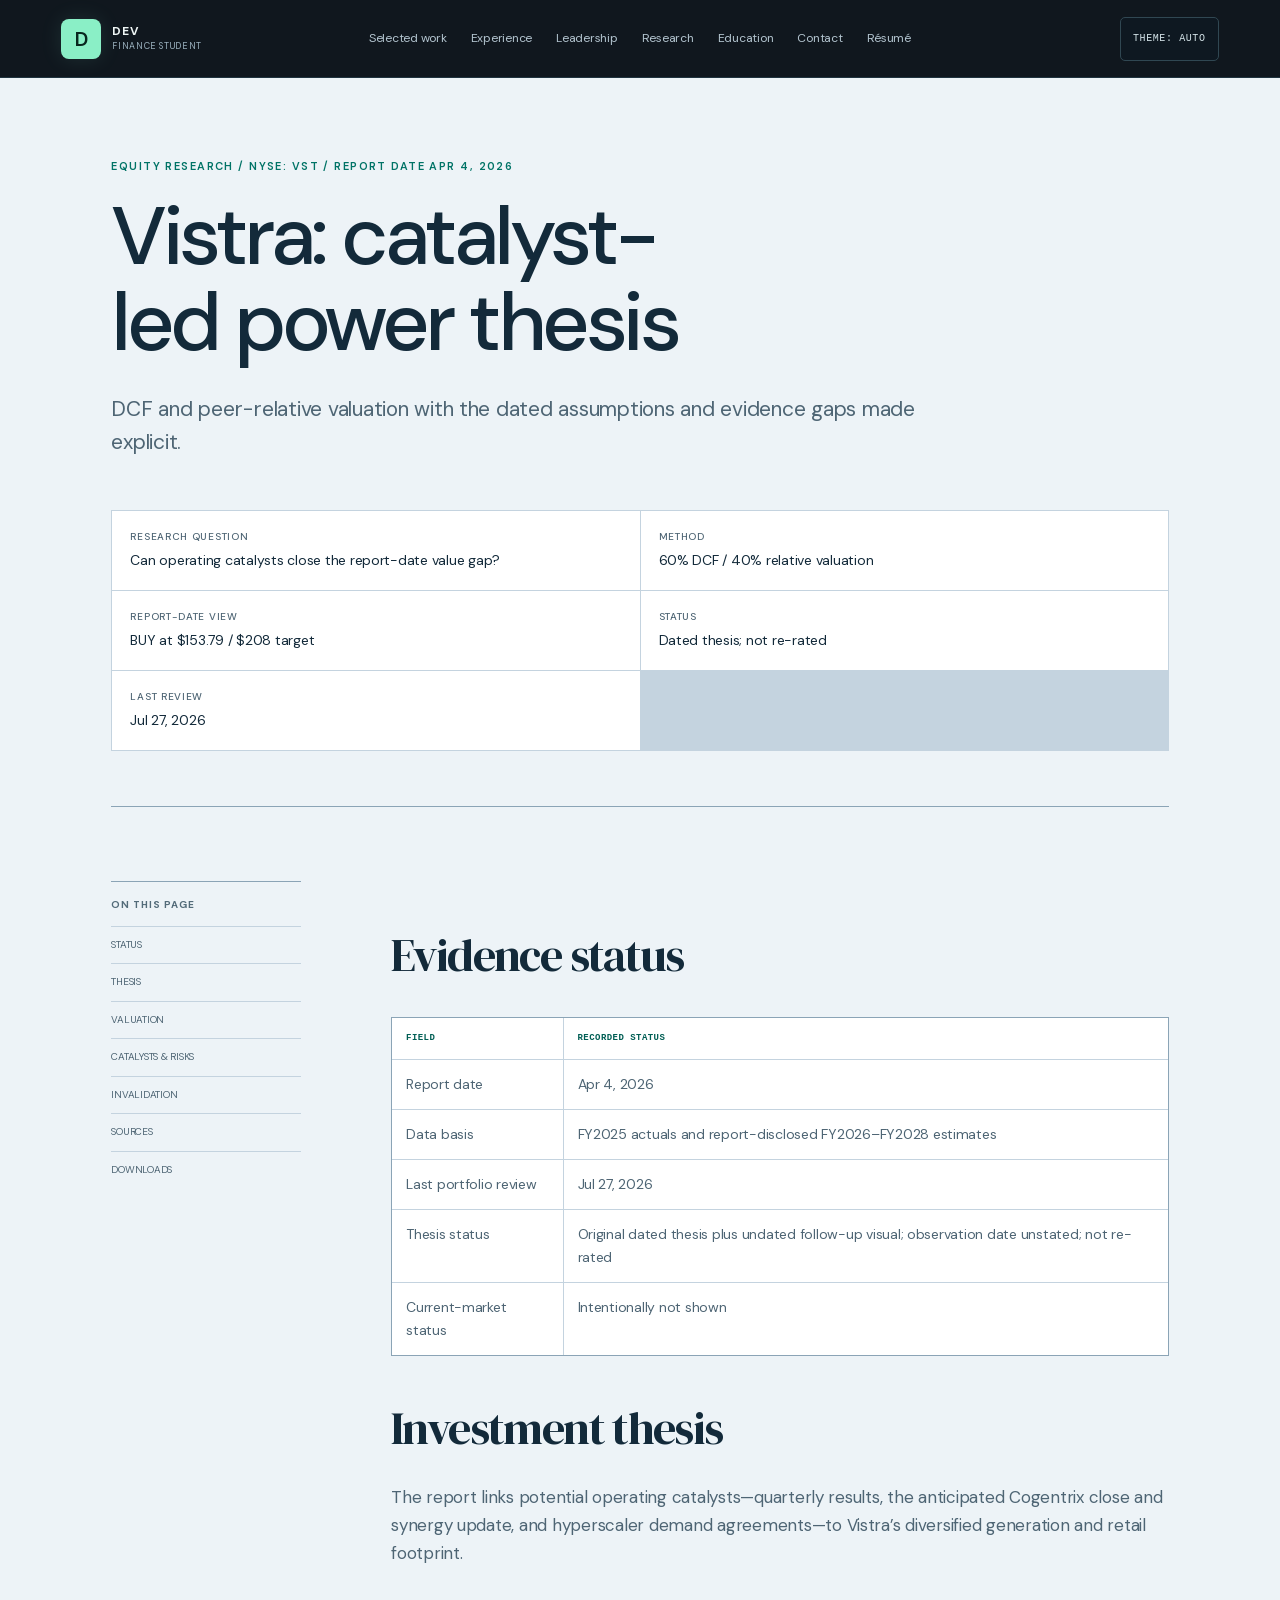
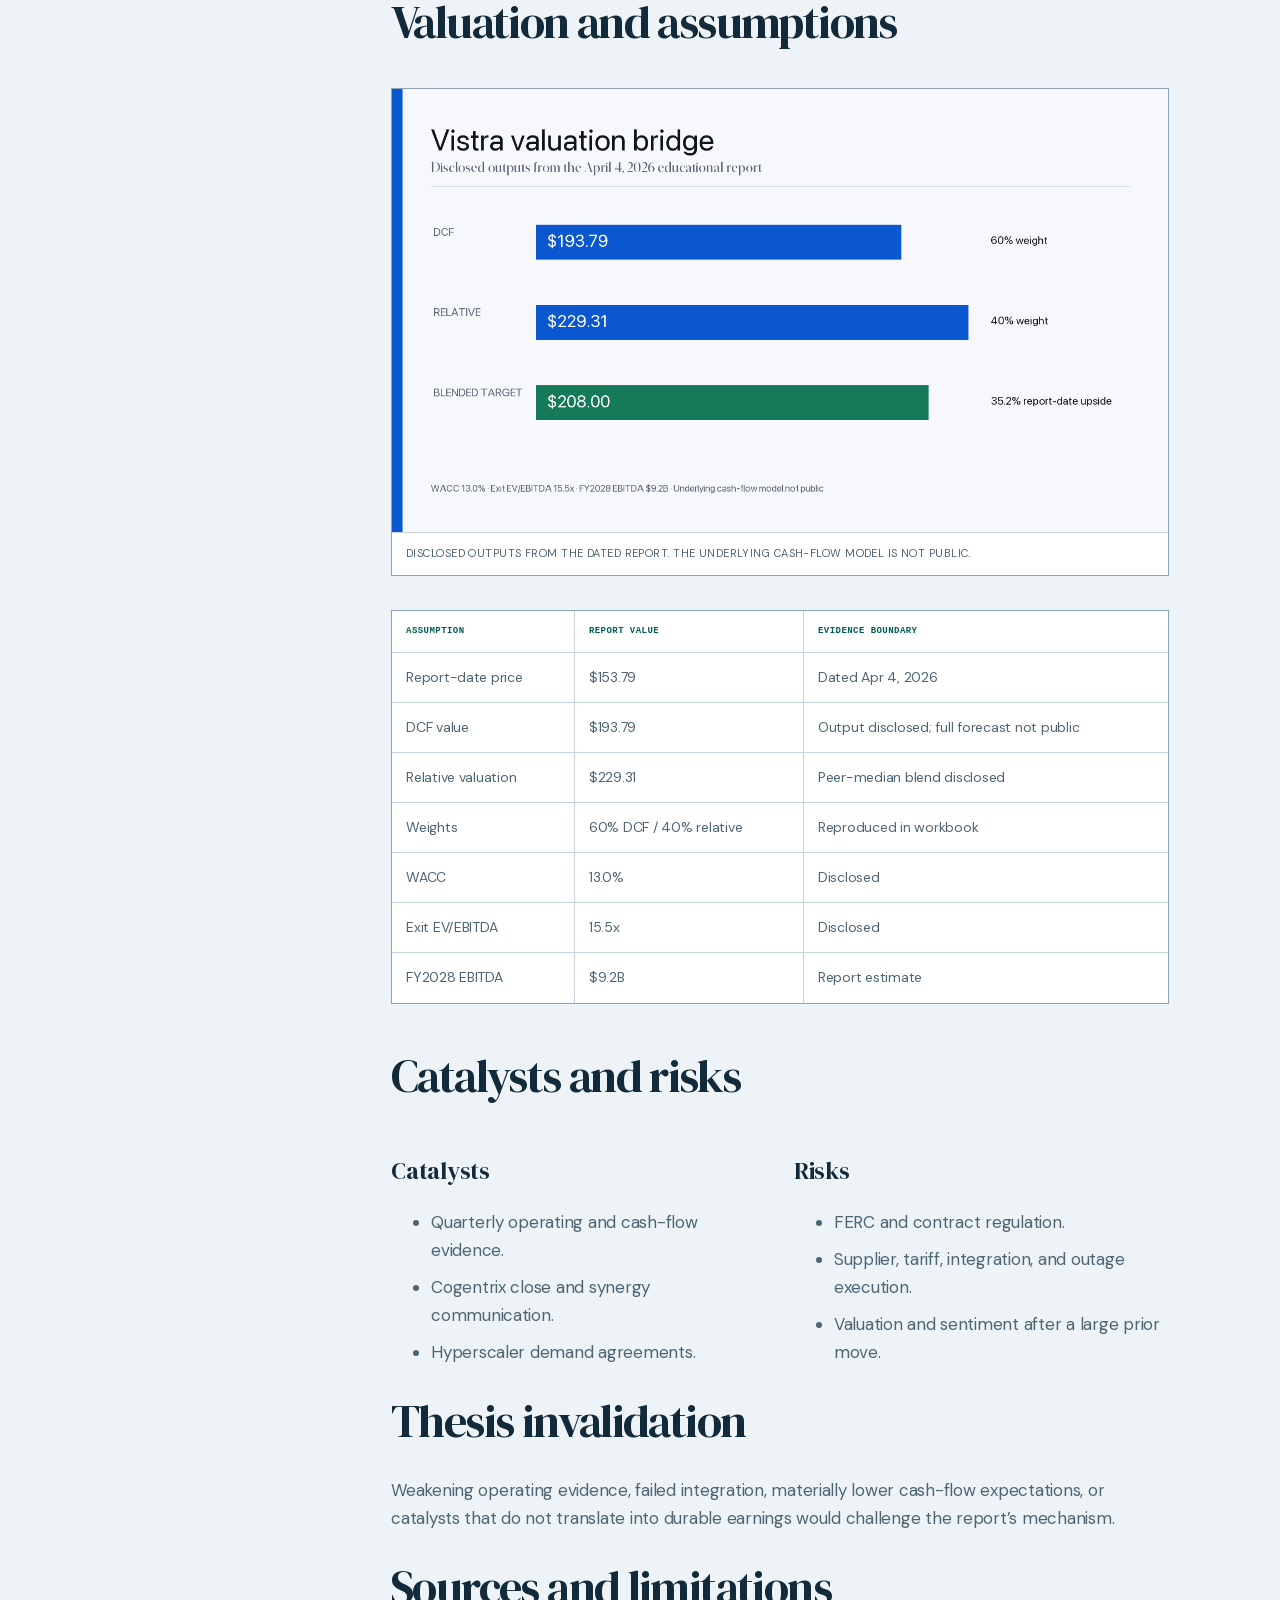
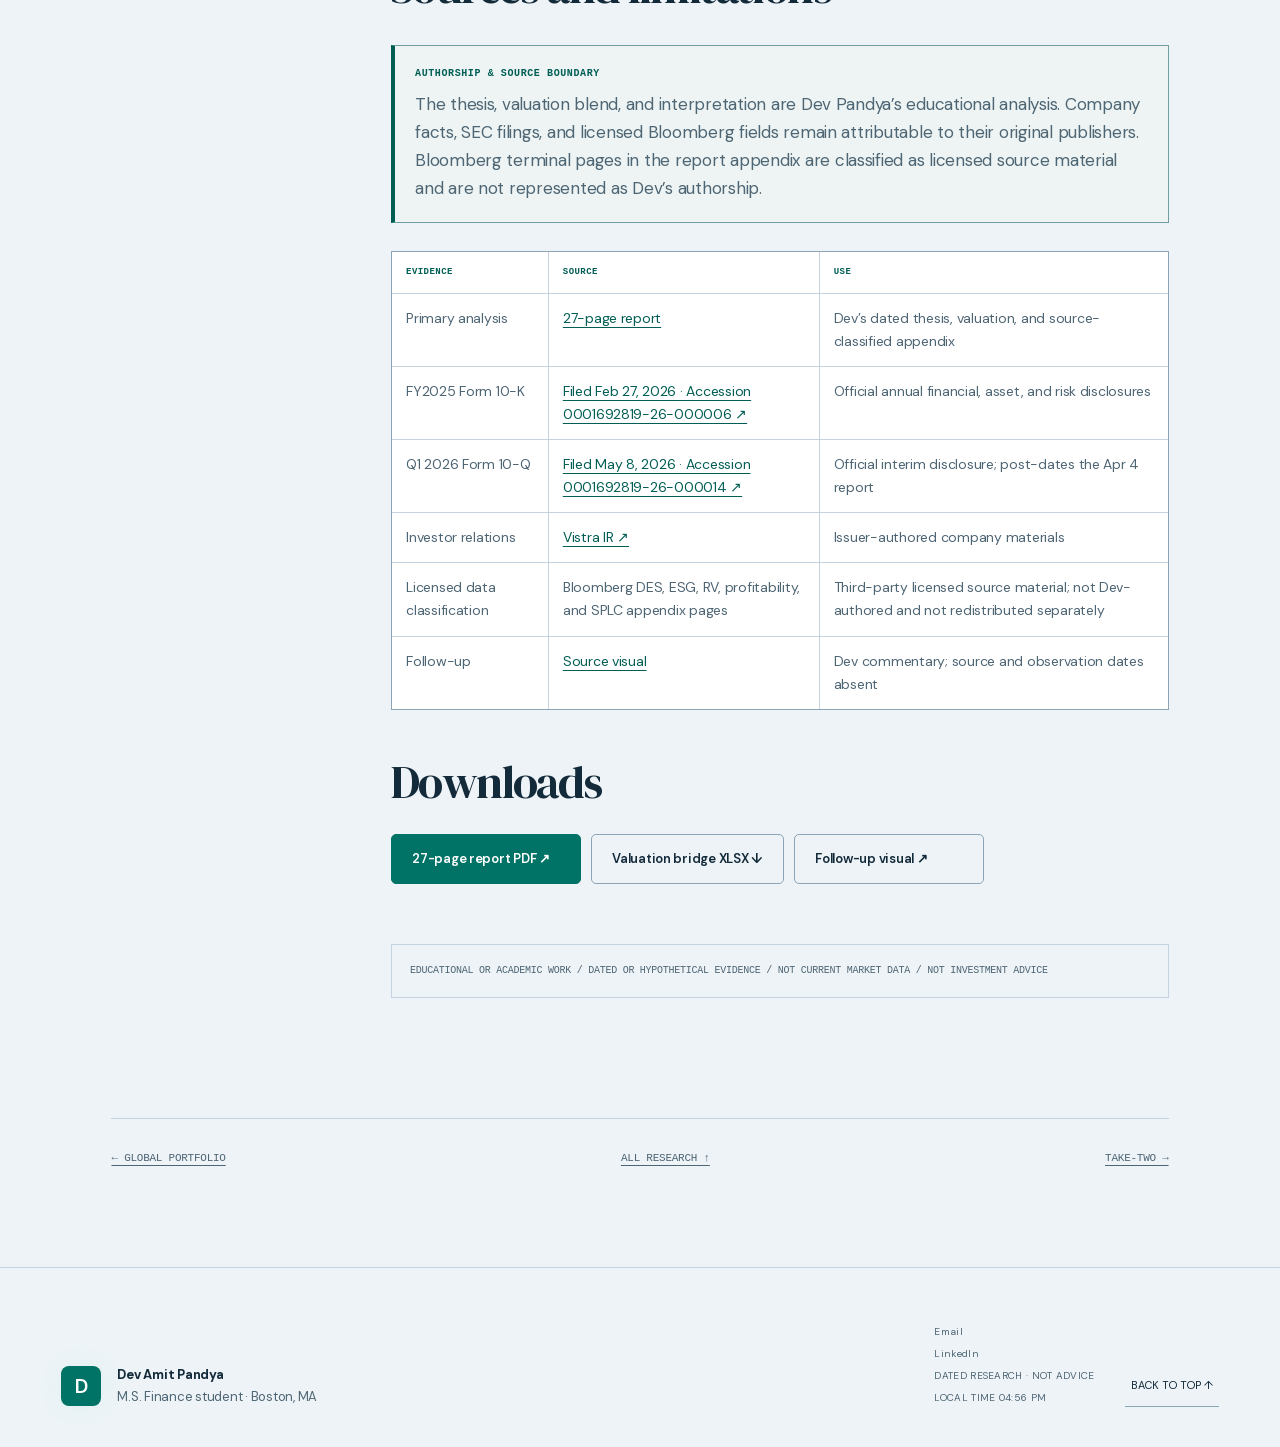
<file: research/vistra/index.html>
<!doctype html>
<html lang="en" data-theme="light"><head><meta charset="utf-8"><meta name="viewport" content="width=device-width, initial-scale=1"><base href="../../"><meta name="description" content="A dated independent stock pitch with a disclosed valuation bridge, assumptions, risks, sources, and model download."><meta name="theme-color" content="#04080c"><link rel="canonical" href="https://devpandya.com/research/vistra/"><link rel="icon" href="assets/favicon.svg" type="image/svg+xml"><link rel="apple-touch-icon" href="assets/apple-touch-icon.png"><meta property="og:title" content="Vistra: catalyst-led power thesis — Dev Amit Pandya"><meta property="og:description" content="A dated independent stock pitch with a disclosed valuation bridge, assumptions, risks, sources, and model download."><meta property="og:type" content="article"><meta property="og:url" content="https://devpandya.com/research/vistra/"><meta property="og:image" content="https://devpandya.com/assets/social-preview.png"><meta property="og:image:width" content="1200"><meta property="og:image:height" content="630"><meta name="twitter:card" content="summary_large_image"><title>Vistra: catalyst-led power thesis — Dev Amit Pandya</title><link rel="stylesheet" href="assets/styles.css?v=20260728b"><link rel="preload" href="assets/fonts/dm-serif-display-normal.woff2" as="font" type="font/woff2" crossorigin>
  <link rel="stylesheet" href="assets/editorial.css?v=20261027a">
  <link rel="stylesheet" href="assets/market.css?v=20261027b">
</head>
<body class="case-page"><a class="skip-link" href="#main">Skip to content</a>  <header class="site-header">
    <a class="brand" href="index.html#top" aria-label="Dev Amit Pandya portfolio home"><span class="brand-glyph">D</span><span class="brand-copy"><strong>DEV</strong><small>FINANCE STUDENT</small></span></a>
    <nav class="main-nav" aria-label="Primary navigation"><a href="index.html#selected-work">Selected work</a><a href="index.html#experience">Experience</a><a href="index.html#leadership">Leadership</a><a href="research/">Research</a><a href="index.html#foundation">Education</a><a href="index.html#contact">Contact</a><a href="assets/Dev-Amit-Pandya-Resume.pdf" target="_blank" rel="noreferrer">Résumé</a></nav>
    <div class="header-tools"><button class="text-button" id="theme-toggle" type="button" aria-label="Change color theme">Theme: auto</button><button class="menu-button" id="menu-open" type="button" aria-controls="mobile-nav" aria-expanded="false">Menu</button></div>
    <nav class="mobile-nav" id="mobile-nav" aria-label="Mobile navigation" hidden><a href="index.html#selected-work">Selected work</a><a href="index.html#experience">Experience</a><a href="index.html#leadership">Leadership</a><a href="research/">Research</a><a href="index.html#foundation">Education</a><a href="index.html#contact">Contact</a><a href="assets/Dev-Amit-Pandya-Resume.pdf" target="_blank" rel="noreferrer">Résumé ↗</a><a href="https://www.linkedin.com/in/dev-pandya-38a473220/" target="_blank" rel="noreferrer">LinkedIn ↗</a></nav>
  </header>
<main id="main" class="case-shell"><header class="case-hero"><p class="eyebrow">EQUITY RESEARCH / NYSE: VST / REPORT DATE APR 4, 2026</p><h1>Vistra: catalyst-led power thesis</h1><p class="case-deck">DCF and peer-relative valuation with the dated assumptions and evidence gaps made explicit.</p><dl class="case-meta"><div><dt>Research question</dt><dd>Can operating catalysts close the report-date value gap?</dd></div><div><dt>Method</dt><dd>60% DCF / 40% relative valuation</dd></div><div><dt>Report-date view</dt><dd>BUY at $153.79 / $208 target</dd></div><div><dt>Status</dt><dd>Dated thesis; not re-rated</dd></div><div><dt>Last review</dt><dd>Jul 27, 2026</dd></div></dl></header><div class="case-layout"><nav class="case-toc" aria-label="On this page"><strong>ON THIS PAGE</strong><a href="#status">Status</a><a href="#thesis">Thesis</a><a href="#analysis">Valuation</a><a href="#catalysts">Catalysts & risks</a><a href="#invalidation">Invalidation</a><a href="#sources">Sources</a><a href="#artifacts">Downloads</a></nav><article class="case-study"><div class="case-body"><section id="status" class="case-section"><h2>Evidence status</h2><div class="case-table-wrap"><table class="case-table"><thead><tr><th scope="col">Field</th><th scope="col">Recorded status</th></tr></thead><tbody><tr><td>Report date</td><td>Apr 4, 2026</td></tr><tr><td>Data basis</td><td>FY2025 actuals and report-disclosed FY2026–FY2028 estimates</td></tr><tr><td>Last portfolio review</td><td>Jul 27, 2026</td></tr><tr><td>Thesis status</td><td>Original dated thesis plus undated follow-up visual; observation date unstated; not re-rated</td></tr><tr><td>Current-market status</td><td>Intentionally not shown</td></tr></tbody></table></div></section><section id="thesis" class="case-section"><h2>Investment thesis</h2><p>The report links potential operating catalysts—quarterly results, the anticipated Cogentrix close and synergy update, and hyperscaler demand agreements—to Vistra’s diversified generation and retail footprint.</p></section><section id="analysis" class="case-section"><h2>Valuation and assumptions</h2><figure class="case-figure"><img src="assets/research/vistra-valuation-bridge.png" alt="Vistra valuation bridge showing DCF, relative valuation, and blended target"><figcaption>Disclosed outputs from the dated report. The underlying cash-flow model is not public.</figcaption></figure><div class="case-table-wrap"><table class="case-table"><thead><tr><th scope="col">Assumption</th><th scope="col">Report value</th><th scope="col">Evidence boundary</th></tr></thead><tbody><tr><td>Report-date price</td><td>$153.79</td><td>Dated Apr 4, 2026</td></tr><tr><td>DCF value</td><td>$193.79</td><td>Output disclosed; full forecast not public</td></tr><tr><td>Relative valuation</td><td>$229.31</td><td>Peer-median blend disclosed</td></tr><tr><td>Weights</td><td>60% DCF / 40% relative</td><td>Reproduced in workbook</td></tr><tr><td>WACC</td><td>13.0%</td><td>Disclosed</td></tr><tr><td>Exit EV/EBITDA</td><td>15.5x</td><td>Disclosed</td></tr><tr><td>FY2028 EBITDA</td><td>$9.2B</td><td>Report estimate</td></tr></tbody></table></div></section><section id="catalysts" class="case-section"><h2>Catalysts and risks</h2><div class="case-two-col"><div><h3>Catalysts</h3><ul><li>Quarterly operating and cash-flow evidence.</li><li>Cogentrix close and synergy communication.</li><li>Hyperscaler demand agreements.</li></ul></div><div><h3>Risks</h3><ul><li>FERC and contract regulation.</li><li>Supplier, tariff, integration, and outage execution.</li><li>Valuation and sentiment after a large prior move.</li></ul></div></div></section><section id="invalidation" class="case-section"><h2>Thesis invalidation</h2><p>Weakening operating evidence, failed integration, materially lower cash-flow expectations, or catalysts that do not translate into durable earnings would challenge the report’s mechanism.</p></section><section id="sources" class="case-section"><h2>Sources and limitations</h2><div class="authorship-source-boundary"><strong>Authorship &amp; source boundary</strong><p>The thesis, valuation blend, and interpretation are Dev Pandya’s educational analysis. Company facts, SEC filings, and licensed Bloomberg fields remain attributable to their original publishers. Bloomberg terminal pages in the report appendix are classified as licensed source material and are not represented as Dev’s authorship.</p></div><div class="case-table-wrap"><table class="case-table"><thead><tr><th scope="col">Evidence</th><th scope="col">Source</th><th scope="col">Use</th></tr></thead><tbody><tr><td>Primary analysis</td><td><a href="assets/research/Dev-Pandya-Vistra-Equity-Research.pdf">27-page report</a></td><td>Dev’s dated thesis, valuation, and source-classified appendix</td></tr><tr><td>FY2025 Form 10-K</td><td><a href="https://www.sec.gov/Archives/edgar/data/1692819/000169281926000006/vistra-20251231.htm" target="_blank" rel="noreferrer">Filed Feb 27, 2026 · Accession 0001692819-26-000006 ↗</a></td><td>Official annual financial, asset, and risk disclosures</td></tr><tr><td>Q1 2026 Form 10-Q</td><td><a href="https://www.sec.gov/Archives/edgar/data/1692819/000169281926000014/vistra-20260331.htm" target="_blank" rel="noreferrer">Filed May 8, 2026 · Accession 0001692819-26-000014 ↗</a></td><td>Official interim disclosure; post-dates the Apr 4 report</td></tr><tr><td>Investor relations</td><td><a href="https://investor.vistracorp.com/" target="_blank" rel="noreferrer">Vistra IR ↗</a></td><td>Issuer-authored company materials</td></tr><tr><td>Licensed data classification</td><td>Bloomberg DES, ESG, RV, profitability, and SPLC appendix pages</td><td>Third-party licensed source material; not Dev-authored and not redistributed separately</td></tr><tr><td>Follow-up</td><td><a href="assets/research/Dev-Pandya-Vistra-Followup.png">Source visual</a></td><td>Dev commentary; source and observation dates absent</td></tr></tbody></table></div></section><section id="artifacts" class="case-section"><h2>Downloads</h2><div class="case-actions"><a class="button button-primary" href="assets/research/Dev-Pandya-Vistra-Equity-Research.pdf" target="_blank" rel="noreferrer">27-page report PDF ↗</a><a class="button button-quiet" href="assets/models/Dev-Pandya-Vistra-Valuation-Bridge.xlsx" download>Valuation bridge XLSX ↓</a><a class="button button-quiet" href="assets/research/Dev-Pandya-Vistra-Followup.png" target="_blank" rel="noreferrer">Follow-up visual ↗</a></div></section><p class="boundary">EDUCATIONAL OR ACADEMIC WORK / DATED OR HYPOTHETICAL EVIDENCE / NOT CURRENT MARKET DATA / NOT INVESTMENT ADVICE</p></div></article></div><nav class="case-next" aria-label="Case study navigation"><a href="research/global-portfolio/">← Global portfolio</a><a href="research/">All research ↑</a><a href="research/take-two/">Take-Two →</a></nav></main>  <footer class="site-footer section-shell"><div><span class="brand-glyph">D</span><p><strong>Dev Amit Pandya</strong><br>M.S. Finance student · Boston, MA</p></div><div class="footer-meta"><a href="mailto:devpandya2003@gmail.com">Email</a><a href="https://www.linkedin.com/in/dev-pandya-38a473220/" target="_blank" rel="noreferrer">LinkedIn</a><span>DATED RESEARCH · NOT ADVICE</span><span id="local-time">LOCAL TIME —:—</span></div><button class="back-top" type="button" data-scroll="top">Back to top ↑</button></footer><script src="assets/case.js?v=20261027a" defer></script></body></html>
</file>
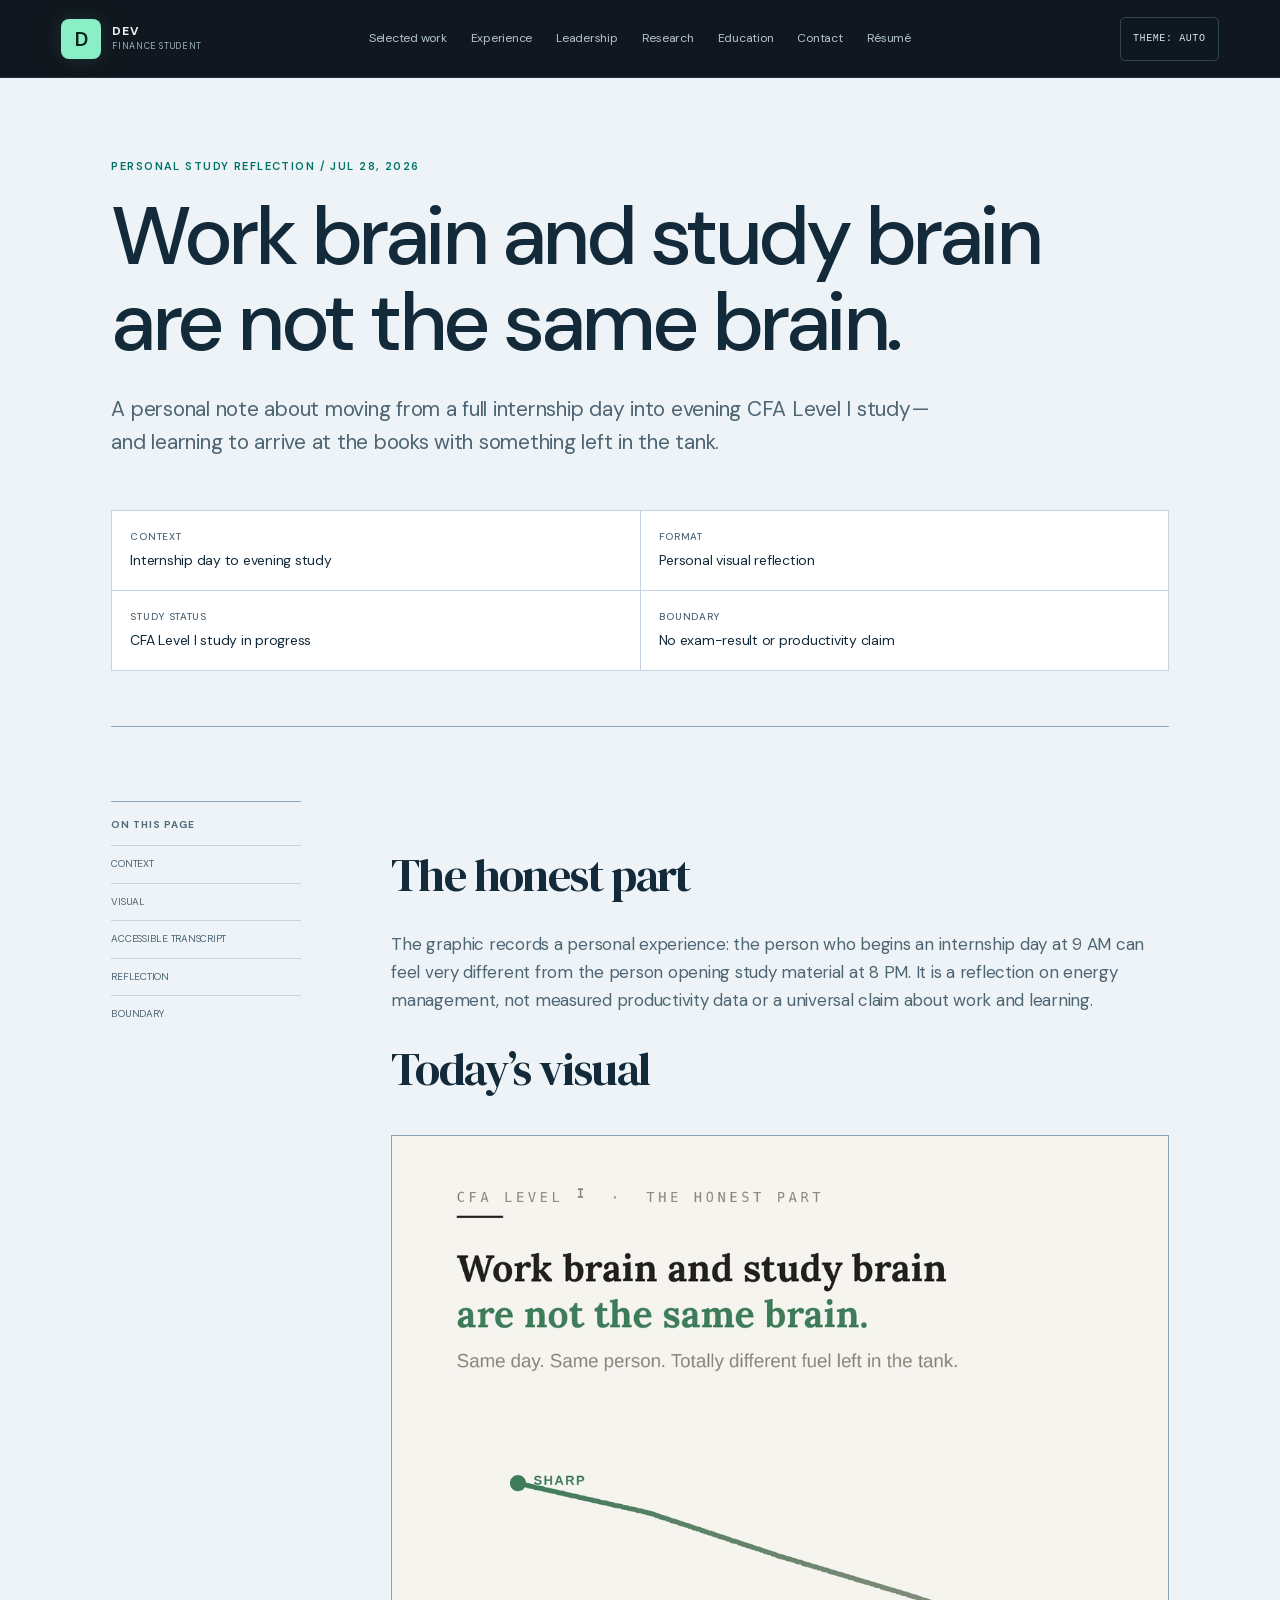
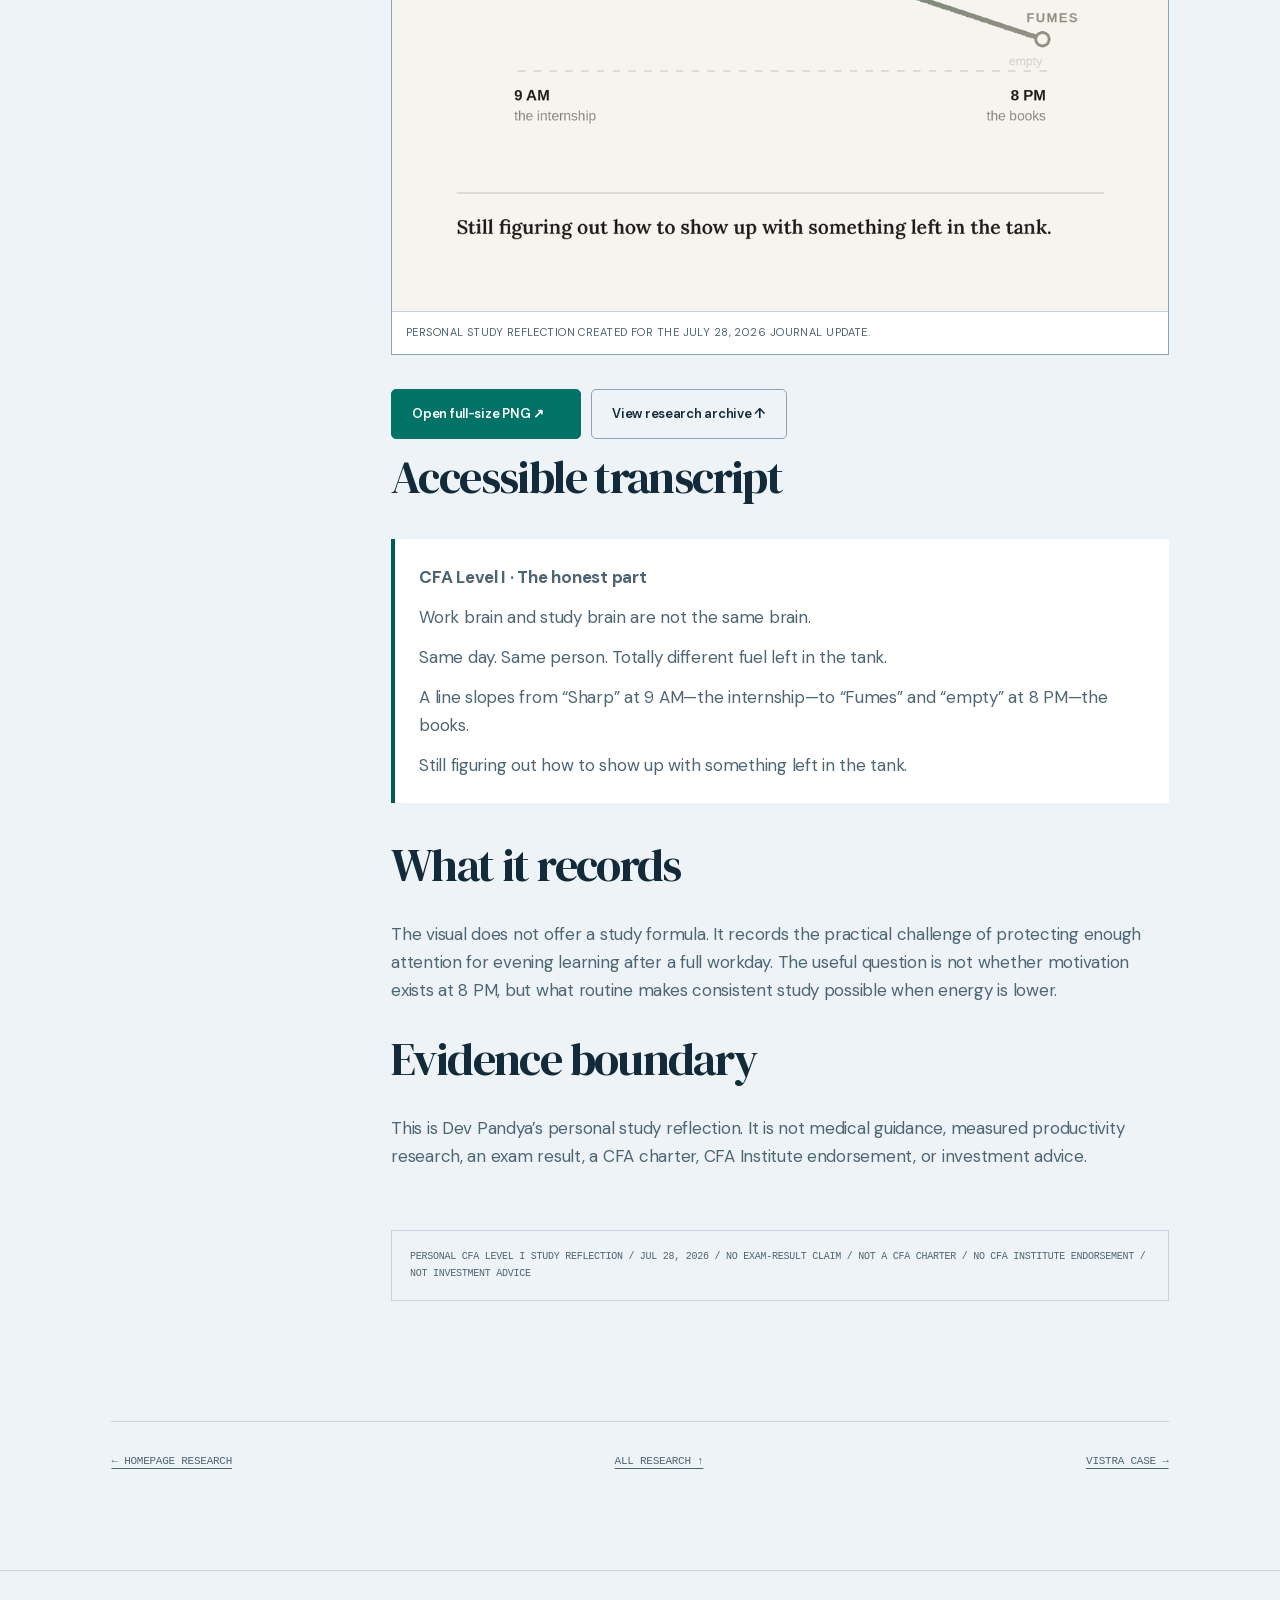
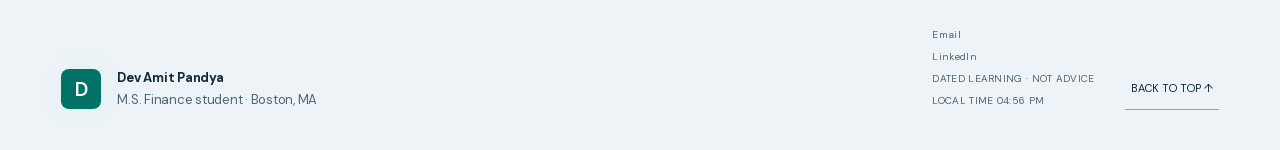
<file: research/work-brain-vs-study-brain/index.html>
<!doctype html>
<html lang="en" data-theme="light">
<head>
  <meta charset="utf-8">
  <meta name="viewport" content="width=device-width, initial-scale=1">
  <base href="../../">
  <meta name="description" content="A July 28, 2026 personal CFA Level I study reflection on moving from a full internship day into evening study.">
  <meta name="theme-color" content="#04080c">
  <link rel="canonical" href="https://devpandya.com/research/work-brain-vs-study-brain/">
  <link rel="icon" href="assets/favicon.svg" type="image/svg+xml">
  <link rel="apple-touch-icon" href="assets/apple-touch-icon.png">
  <meta property="og:title" content="Work brain and study brain — Dev Amit Pandya">
  <meta property="og:description" content="A personal CFA Level I study reflection on learning how to arrive at the books with something left in the tank.">
  <meta property="og:type" content="article">
  <meta property="og:url" content="https://devpandya.com/research/work-brain-vs-study-brain/">
  <meta property="article:published_time" content="2026-07-28">
  <meta property="og:image" content="https://devpandya.com/assets/research/Dev-Pandya-CFA-Work-Brain-vs-Study-Brain.png">
  <meta property="og:image:alt" content="Personal CFA Level I study reflection showing energy falling from a sharp 9 AM internship start to fumes by 8 PM study time">
  <meta property="og:image:width" content="1080">
  <meta property="og:image:height" content="1080">
  <meta name="twitter:card" content="summary_large_image">
  <title>Work brain and study brain — Dev Amit Pandya</title>
  <link rel="stylesheet" href="assets/styles.css?v=20260728b">
  <script type="application/ld+json">{"@context":"https://schema.org","@type":"BlogPosting","headline":"Work brain and study brain are not the same brain","datePublished":"2026-07-28","dateModified":"2026-07-28","author":{"@type":"Person","name":"Dev Amit Pandya"},"description":"A personal CFA Level I study reflection on moving from a full internship day into evening study.","image":"https://devpandya.com/assets/research/Dev-Pandya-CFA-Work-Brain-vs-Study-Brain.png","mainEntityOfPage":"https://devpandya.com/research/work-brain-vs-study-brain/"}</script>
<link rel="preload" href="assets/fonts/dm-serif-display-normal.woff2" as="font" type="font/woff2" crossorigin>
  <link rel="stylesheet" href="assets/editorial.css?v=20261027a">
  <link rel="stylesheet" href="assets/market.css?v=20261027b">
</head>
<body class="case-page">
  <a class="skip-link" href="#main">Skip to content</a>
  <header class="site-header">
    <a class="brand" href="index.html#top" aria-label="Dev Amit Pandya portfolio home"><span class="brand-glyph">D</span><span class="brand-copy"><strong>DEV</strong><small>FINANCE STUDENT</small></span></a>
    <nav class="main-nav" aria-label="Primary navigation"><a href="index.html#selected-work">Selected work</a><a href="index.html#experience">Experience</a><a href="index.html#leadership">Leadership</a><a href="research/">Research</a><a href="index.html#foundation">Education</a><a href="index.html#contact">Contact</a><a href="assets/Dev-Amit-Pandya-Resume.pdf" target="_blank" rel="noreferrer">Résumé</a></nav>
    <div class="header-tools"><button class="text-button" id="theme-toggle" type="button" aria-label="Change color theme">Theme: auto</button><button class="menu-button" id="menu-open" type="button" aria-controls="mobile-nav" aria-expanded="false">Menu</button></div>
    <nav class="mobile-nav" id="mobile-nav" aria-label="Mobile navigation" hidden><a href="index.html#selected-work">Selected work</a><a href="index.html#experience">Experience</a><a href="index.html#leadership">Leadership</a><a href="research/">Research</a><a href="index.html#foundation">Education</a><a href="index.html#contact">Contact</a><a href="assets/Dev-Amit-Pandya-Resume.pdf" target="_blank" rel="noreferrer">Résumé ↗</a><a href="https://www.linkedin.com/in/dev-pandya-38a473220/" target="_blank" rel="noreferrer">LinkedIn ↗</a></nav>
  </header>
  <main id="main" class="case-shell">
    <header class="case-hero">
      <p class="eyebrow">PERSONAL STUDY REFLECTION / JUL 28, 2026</p>
      <h1>Work brain and study brain are not the same brain.</h1>
      <p class="case-deck">A personal note about moving from a full internship day into evening CFA Level I study—and learning to arrive at the books with something left in the tank.</p>
      <dl class="case-meta">
        <div><dt>Context</dt><dd>Internship day to evening study</dd></div>
        <div><dt>Format</dt><dd>Personal visual reflection</dd></div>
        <div><dt>Study status</dt><dd>CFA Level I study in progress</dd></div>
        <div><dt>Boundary</dt><dd>No exam-result or productivity claim</dd></div>
      </dl>
    </header>
    <div class="case-layout">
      <nav class="case-toc" aria-label="On this page"><strong>ON THIS PAGE</strong><a href="#context">Context</a><a href="#visual">Visual</a><a href="#transcript">Accessible transcript</a><a href="#reflection">Reflection</a><a href="#boundary">Boundary</a></nav>
      <article class="case-study">
        <div class="case-body">
          <section id="context" class="case-section">
            <h2>The honest part</h2>
            <p>The graphic records a personal experience: the person who begins an internship day at 9 AM can feel very different from the person opening study material at 8 PM. It is a reflection on energy management, not measured productivity data or a universal claim about work and learning.</p>
          </section>
          <section id="visual" class="case-section">
            <h2>Today’s visual</h2>
            <figure class="case-figure"><img src="assets/research/Dev-Pandya-CFA-Work-Brain-vs-Study-Brain.png" width="1080" height="1080" loading="eager" alt="Personal CFA Level I study reflection showing energy falling from a sharp 9 AM internship start to fumes by 8 PM study time"><figcaption>Personal study reflection created for the July 28, 2026 journal update.</figcaption></figure>
            <div class="case-actions"><a class="button button-primary" href="assets/research/Dev-Pandya-CFA-Work-Brain-vs-Study-Brain.png" target="_blank" rel="noreferrer">Open full-size PNG ↗</a><a class="button button-quiet" href="research/">View research archive ↑</a></div>
          </section>
          <section id="transcript" class="case-section">
            <h2>Accessible transcript</h2>
            <blockquote class="study-transcript"><p><strong>CFA Level I · The honest part</strong></p><p>Work brain and study brain are not the same brain.</p><p>Same day. Same person. Totally different fuel left in the tank.</p><p>A line slopes from “Sharp” at 9 AM—the internship—to “Fumes” and “empty” at 8 PM—the books.</p><p>Still figuring out how to show up with something left in the tank.</p></blockquote>
          </section>
          <section id="reflection" class="case-section">
            <h2>What it records</h2>
            <p>The visual does not offer a study formula. It records the practical challenge of protecting enough attention for evening learning after a full workday. The useful question is not whether motivation exists at 8 PM, but what routine makes consistent study possible when energy is lower.</p>
          </section>
          <section id="boundary" class="case-section">
            <h2>Evidence boundary</h2>
            <p>This is Dev Pandya’s personal study reflection. It is not medical guidance, measured productivity research, an exam result, a CFA charter, CFA Institute endorsement, or investment advice.</p>
          </section>
          <p class="boundary">PERSONAL CFA LEVEL I STUDY REFLECTION / JUL 28, 2026 / NO EXAM-RESULT CLAIM / NOT A CFA CHARTER / NO CFA INSTITUTE ENDORSEMENT / NOT INVESTMENT ADVICE</p>
        </div>
      </article>
    </div>
    <nav class="case-next" aria-label="Research navigation"><a href="index.html#research">← Homepage research</a><a href="research/">All research ↑</a><a href="research/vistra/">Vistra case →</a></nav>
  </main>
  <footer class="site-footer section-shell"><div><span class="brand-glyph">D</span><p><strong>Dev Amit Pandya</strong><br>M.S. Finance student · Boston, MA</p></div><div class="footer-meta"><a href="mailto:devpandya2003@gmail.com">Email</a><a href="https://www.linkedin.com/in/dev-pandya-38a473220/" target="_blank" rel="noreferrer">LinkedIn</a><span>DATED LEARNING · NOT ADVICE</span><span id="local-time">LOCAL TIME —:—</span></div><button class="back-top" type="button" data-scroll="top">Back to top ↑</button></footer>
  <script src="assets/case.js?v=20261027a" defer></script>
</body>
</html>
</file>
<file: assets/styles.css>
:root {
  --bg: #090b10;
  --bg-raised: #11151c;
  --bg-soft: #171d27;
  --ink: #f6f8fb;
  --muted: #a7b0bf;
  --faint: #6e7888;
  --line: rgba(236, 241, 248, .13);
  --line-strong: rgba(236, 241, 248, .28);
  --accent: #5b8cff;
  --accent-strong: #78a3ff;
  --accent-ink: #071126;
  --warning: #e7b45f;
  --danger: #ef8c80;
  --sans: -apple-system, BlinkMacSystemFont, "SF Pro Text", "Segoe UI", Helvetica, Arial, sans-serif;
  --display: -apple-system, BlinkMacSystemFont, "SF Pro Display", "Segoe UI", Helvetica, Arial, sans-serif;
  --serif: "Iowan Old Style", Charter, Georgia, serif;
  --mono: "SFMono-Regular", Menlo, Consolas, monospace;
  --max: 1280px;
  --gutter: clamp(20px, 4vw, 64px);
}

html[data-theme="light"] {
  --bg: #f7f8fa;
  --bg-raised: #ffffff;
  --bg-soft: #eef1f5;
  --ink: #12151b;
  --muted: #596272;
  --faint: #8992a1;
  --line: rgba(18, 21, 27, .12);
  --line-strong: rgba(18, 21, 27, .25);
  --accent: #0b57d0;
  --accent-strong: #0847ad;
  --accent-ink: #ffffff;
  --warning: #895b0c;
  --danger: #a23d31;
}

* { box-sizing: border-box; }
html { scroll-behavior: smooth; overflow-x: hidden; }
body {
  margin: 0;
  color: var(--ink);
  background: var(--bg);
  font-family: var(--sans);
  font-size: 17px;
  line-height: 1.6;
  letter-spacing: -.01em;
  text-rendering: optimizeLegibility;
  overflow-x: hidden;
}
button, a { -webkit-tap-highlight-color: transparent; }
button { color: inherit; font: inherit; }
a { color: inherit; }
button:focus-visible, a:focus-visible { outline: 2px solid var(--accent); outline-offset: 4px; }
::selection { color: var(--accent-ink); background: var(--accent); }

.skip-link {
  position: fixed; z-index: 1000; left: 16px; top: -80px;
  padding: 12px 16px; color: var(--accent-ink); background: var(--accent);
  transition: top .2s ease;
}
.skip-link:focus { top: 16px; }
.reading-progress { position: fixed; z-index: 110; inset: 0 0 auto; height: 2px; }
.reading-progress span { display: block; width: 0; height: 100%; background: var(--accent); }

.site-header {
  position: sticky; z-index: 100; top: 0;
  display: grid; grid-template-columns: 1fr auto 1fr; align-items: center;
  min-height: 64px; padding: 0 var(--gutter); border-bottom: 1px solid var(--line);
  background: color-mix(in srgb, var(--bg) 88%, transparent);
  backdrop-filter: saturate(150%) blur(18px);
}
.brand { display: inline-flex; width: fit-content; align-items: center; gap: 11px; text-decoration: none; }
.brand-glyph {
  display: inline-grid; place-items: center; width: 34px; height: 34px;
  color: var(--accent-ink); background: var(--accent);
  font-family: var(--display); font-size: 16px; font-weight: 700;
}
.brand-copy { display: flex; flex-direction: column; line-height: 1.1; }
.brand-copy strong { font-size: 12px; letter-spacing: .12em; }
.brand-copy small { margin-top: 4px; color: var(--muted); font-family: var(--mono); font-size: 7px; letter-spacing: .1em; }
.main-nav { display: flex; align-items: center; gap: clamp(18px, 2.7vw, 38px); }
.main-nav a { color: var(--muted); font-size: 12px; text-decoration: none; }
.main-nav a:hover { color: var(--ink); }
.header-tools { justify-self: end; display: flex; align-items: center; gap: 8px; }
.text-button, .key-button {
  min-height: 36px; border: 1px solid var(--line); background: transparent; cursor: pointer;
  font-family: var(--mono); font-size: 9px; letter-spacing: .06em; text-transform: uppercase;
}
.text-button { padding: 0 12px; }
.key-button { display: flex; align-items: center; gap: 3px; padding: 0 9px; }
kbd { font: inherit; }

.section-shell { width: min(100%, calc(var(--max) + 2 * var(--gutter))); margin: 0 auto; padding-inline: var(--gutter); }
.eyebrow { margin: 0; color: var(--accent-strong); font-family: var(--mono); font-size: 9px; font-weight: 600; letter-spacing: .14em; text-transform: uppercase; }
.hero {
  display: grid; grid-template-columns: minmax(0, 1.25fr) minmax(330px, .75fr);
  align-items: center; gap: clamp(56px, 8vw, 128px);
  min-height: calc(100svh - 64px); padding-block: clamp(90px, 13vh, 150px);
}
.hero h1 {
  max-width: 900px; margin: 21px 0 28px;
  font-family: var(--display); font-size: clamp(54px, 6.8vw, 98px); font-weight: 600;
  letter-spacing: -.06em; line-height: .98; text-wrap: balance;
}
.hero h1 em { color: var(--accent-strong); font-style: normal; }
.hero-deck { max-width: 760px; margin: 0; color: var(--muted); font-size: clamp(18px, 1.5vw, 22px); line-height: 1.55; text-wrap: pretty; }
.role-list { display: flex; flex-wrap: wrap; gap: 8px; margin-top: 30px; }
.role-list span { padding: 8px 11px; border: 1px solid var(--line); color: var(--muted); font-family: var(--mono); font-size: 9px; letter-spacing: .04em; text-transform: uppercase; }
.hero-actions { display: flex; flex-wrap: wrap; gap: 10px; margin-top: 40px; }
.button {
  display: inline-flex; align-items: center; justify-content: space-between; gap: 30px;
  min-height: 50px; padding: 0 18px; border: 1px solid var(--line-strong); text-decoration: none;
  font-size: 13px; font-weight: 600;
}
.button-primary { color: var(--accent-ink); border-color: var(--accent); background: var(--accent); }
.button-primary:hover { background: var(--accent-strong); }
.button-quiet:hover { border-color: var(--accent); }

.candidate-brief { border: 1px solid var(--line-strong); background: var(--bg-raised); }
.brief-head, .preview-chrome, .direction-head {
  display: flex; align-items: center; justify-content: space-between; min-height: 44px;
  padding: 0 16px; border-bottom: 1px solid var(--line);
  font-family: var(--mono); font-size: 8px; letter-spacing: .1em; text-transform: uppercase;
}
.brief-head i, .direction-head i { width: 8px; height: 8px; border-radius: 50%; background: var(--accent); box-shadow: 0 0 0 4px color-mix(in srgb, var(--accent) 14%, transparent); }
.brief-intro { padding: 28px 22px; }
.brief-intro h2 { margin: 12px 0 0; font-family: var(--display); font-size: 27px; font-weight: 600; letter-spacing: -.035em; line-height: 1.16; }
.brief-rows { margin: 0; border-top: 1px solid var(--line); }
.brief-rows div { padding: 15px 20px; border-bottom: 1px solid var(--line); }
dt { color: var(--muted); font-family: var(--mono); font-size: 8px; letter-spacing: .1em; text-transform: uppercase; }
dd { margin: 5px 0 0; font-size: 13px; }
.brief-note { margin: 0; padding: 17px 20px; color: var(--muted); font-size: 12px; }

.strength-strip {
  display: flex; justify-content: center; align-items: center; flex-wrap: wrap; gap: clamp(14px, 2.5vw, 34px);
  min-height: 62px; padding: 14px var(--gutter); border-block: 1px solid var(--line); background: var(--bg-raised);
  color: var(--muted); font-family: var(--mono); font-size: 8px; letter-spacing: .12em;
}
.strength-strip i { color: var(--accent); font-style: normal; }

.selected-work, .work, .finance-toolkit, .capabilities, .evidence, .research, .contact-section, .about {
  position: relative; isolation: isolate; padding-block: clamp(100px, 13vw, 176px);
  clip-path: inset(0 -100vmax);
}

/* Each portfolio area has a restrained identity while remaining part of one system. */
.selected-work {
  --accent: #5b8cff; --accent-strong: #8bb0ff; --accent-ink: #071126;
  border-block: 1px solid var(--line);
  background: linear-gradient(225deg, color-mix(in srgb, var(--accent) 9%, var(--bg-raised)) 0%, var(--bg-raised) 62%);
  box-shadow: 0 0 0 100vmax color-mix(in srgb, var(--accent) 4%, var(--bg-raised));
}
.work {
  --accent: #31a7dd; --accent-strong: #78cfff; --accent-ink: #061820;
  background: linear-gradient(135deg, color-mix(in srgb, var(--accent) 9%, var(--bg)) 0%, var(--bg) 54%);
  box-shadow: 0 0 0 100vmax color-mix(in srgb, var(--accent) 4%, var(--bg));
}
.capabilities {
  --accent: #38b78a; --accent-strong: #70dbac; --accent-ink: #061811;
  background: linear-gradient(225deg, color-mix(in srgb, var(--accent) 9%, var(--bg-raised)) 0%, var(--bg-raised) 58%);
  box-shadow: 0 0 0 100vmax color-mix(in srgb, var(--accent) 4%, var(--bg-raised));
}
.evidence {
  --accent: #9a7cf5; --accent-strong: #c1adff; --accent-ink: #150d2c;
  background: linear-gradient(135deg, color-mix(in srgb, var(--accent) 10%, var(--bg)) 0%, var(--bg) 62%);
  box-shadow: 0 0 0 100vmax color-mix(in srgb, var(--accent) 4%, var(--bg));
}
.research {
  --accent: #c99438; --accent-strong: #f0c86d; --accent-ink: #1d1304;
  background: linear-gradient(225deg, color-mix(in srgb, var(--accent) 10%, var(--bg-raised)) 0%, var(--bg-raised) 62%);
  box-shadow: 0 0 0 100vmax color-mix(in srgb, var(--accent) 4%, var(--bg-raised));
}
.about {
  --accent: #d77482; --accent-strong: #f0a6af; --accent-ink: #250b10;
  background: linear-gradient(135deg, color-mix(in srgb, var(--accent) 10%, var(--bg)) 0%, var(--bg) 60%);
  box-shadow: 0 0 0 100vmax color-mix(in srgb, var(--accent) 4%, var(--bg));
}

html[data-theme="light"] .selected-work { --accent: #0b57d0; --accent-strong: #0847ad; --accent-ink: #fff; background: #f2f6ff; box-shadow: 0 0 0 100vmax #f2f6ff; }
html[data-theme="light"] .work { --accent: #0877b2; --accent-strong: #075c8d; --accent-ink: #fff; background: #f0f8fc; box-shadow: 0 0 0 100vmax #f0f8fc; }
html[data-theme="light"] .capabilities { --accent: #147a5a; --accent-strong: #0e6045; --accent-ink: #fff; background: #f0faf5; box-shadow: 0 0 0 100vmax #f0faf5; }
html[data-theme="light"] .evidence { --accent: #6950bc; --accent-strong: #503998; --accent-ink: #fff; background: #f6f3ff; box-shadow: 0 0 0 100vmax #f6f3ff; }
html[data-theme="light"] .research { --accent: #9a6712; --accent-strong: #714a0c; --accent-ink: #fff; background: #fff8e8; box-shadow: 0 0 0 100vmax #fff8e8; }
html[data-theme="light"] .about { --accent: #af4656; --accent-strong: #8e3441; --accent-ink: #fff; background: #fff4f5; box-shadow: 0 0 0 100vmax #fff4f5; }

/* Legibility pass: small supporting text is intentionally compact, never microscopic. */
.brand-copy strong { font-size: 14px; }
.brand-copy small { font-size: 11px; }
.main-nav a { font-size: 15px; }
.text-button, .key-button { font-size: 11px; }
.eyebrow { font-size: 12px; }
.role-list span { font-size: 11px; }
.brief-head, .preview-chrome, .direction-head { font-size: 11px; }
dt { font-size: 10px; }
dd { font-size: 14px; }
.brief-note { font-size: 14px; }
.strength-strip { font-size: 11px; }
.section-heading > p { font-size: 18px; line-height: 1.55; }
.project-number, .capability-map article > span, .evidence-list li > span, .note-index, .build-story li > span { font-size: 10px; }
.project-row strong { font-size: 18px; }
.project-row small { font-size: 13px; }
.status { font-size: 9px; }
.preview-meta { font-size: 9px; }
.architecture { font-size: 10px; }
.preview-footer { font-size: 9px; }
.capability-map h3 { font-size: 24px; }
.capability-map li { font-size: 9px; }
.evidence-list strong { font-size: 16px; }
.evidence-list p { font-size: 14px; }
.evidence-list b { font-size: 9px; }
.filter-button { font-size: 10px; }
#result-count { font-size: 10px; }
.note-meta { font-size: 10px; }
.note-open { font-size: 10px; }
.direction-card > p, .site-footer p { font-size: 14px; }
.footer-meta, .back-top { font-size: 9px; }
#dialog-content .report-link, #dialog-content .note-visual-frame figcaption, #dialog-content .boundary, .command-shell header { font-size: 10px; }
.command-shell > p { font-size: 9px; }
.section-heading { display: grid; grid-template-columns: 1fr minmax(270px, 410px); align-items: end; gap: 48px; margin-bottom: clamp(56px, 7vw, 92px); }
.section-heading h2, .about h2 { margin: 14px 0 0; font-family: var(--display); font-size: clamp(44px, 5.5vw, 76px); font-weight: 600; letter-spacing: -.055em; line-height: 1; }
.section-heading > p { margin: 0; color: var(--muted); font-size: 18px; line-height: 1.55; }

.selected-grid { display: grid; grid-template-columns: repeat(2, minmax(0, 1fr)); border-top: 1px solid var(--line-strong); border-left: 1px solid var(--line); }
.selected-card { display: flex; flex-direction: column; min-width: 0; min-height: 430px; padding: clamp(26px, 3.5vw, 46px); border-right: 1px solid var(--line); border-bottom: 1px solid var(--line); background: color-mix(in srgb, var(--bg-raised) 94%, transparent); }
.selected-card-primary { box-shadow: inset 3px 0 var(--accent); background: color-mix(in srgb, var(--accent) 5%, var(--bg-raised)); }
.selected-card-head { display: flex; justify-content: space-between; gap: 18px; color: var(--accent-strong); font-family: var(--mono); font-size: 10px; letter-spacing: .08em; text-transform: uppercase; }
.selected-card h3 { margin: 34px 0 14px; font-family: var(--serif); font-size: clamp(34px, 3.5vw, 48px); font-weight: 500; letter-spacing: -.04em; line-height: 1; }
.selected-card > p { margin: 0; color: var(--muted); font-size: 16px; }
.selected-card dl { display: grid; grid-template-columns: repeat(2, minmax(0, 1fr)); gap: 1px; margin: 30px 0 0; background: var(--line); }
.selected-card dl div { min-width: 0; padding: 13px; background: var(--bg-raised); }
.selected-card dd { overflow-wrap: anywhere; }
.selected-card .selected-action { display: flex; justify-content: space-between; align-items: center; width: 100%; min-height: 50px; margin-top: auto; padding: 18px 0 0; border: 0; border-bottom: 1px solid var(--line-strong); color: var(--ink); background: transparent; cursor: pointer; text-decoration: none; text-align: left; font-family: var(--mono); font-size: 11px; letter-spacing: .06em; text-transform: uppercase; }
.selected-card .selected-action:hover { border-color: var(--accent); }
.selected-card .selected-action span { color: var(--accent-strong); }

.project-lab { display: grid; grid-template-columns: minmax(330px, .82fr) minmax(500px, 1.18fr); border-top: 1px solid var(--line-strong); }
.project-index { border-left: 1px solid var(--line); }
.project-row {
  display: grid; grid-template-columns: 42px 1fr auto; align-items: center; gap: 14px;
  width: 100%; min-height: 98px; padding: 16px 18px; border: 0; border-right: 1px solid var(--line); border-bottom: 1px solid var(--line);
  background: var(--bg); text-align: left; cursor: pointer;
}
.project-row:hover, .project-row.is-active { background: var(--bg-soft); }
.project-row.is-active { box-shadow: inset 3px 0 var(--accent); }
.project-number { color: var(--faint); font-family: var(--mono); font-size: 9px; }
.project-row strong { display: block; font-family: var(--display); font-size: 17px; font-weight: 600; letter-spacing: -.02em; }
.project-row small { display: block; margin-top: 5px; color: var(--muted); font-size: 11px; }
.status { padding: 5px 7px; border: 1px solid currentColor; font-family: var(--mono); font-size: 7px; letter-spacing: .05em; text-transform: uppercase; }
.status-working { color: var(--accent-strong); }
.status-progress { color: var(--warning); }
.status-boundary { color: var(--danger); }
.project-preview { display: flex; flex-direction: column; min-height: 510px; border-right: 1px solid var(--line-strong); border-bottom: 1px solid var(--line-strong); background: var(--bg-raised); }
.preview-chrome { justify-content: flex-start; color: var(--muted); text-transform: none; }
#preview-refresh { margin-left: auto; min-width: 68px; min-height: 28px; border: 1px solid var(--line); background: transparent; cursor: pointer; font-size: 8px; text-transform: uppercase; }
.preview-body { flex: 1; padding: clamp(30px, 4vw, 52px); }
.preview-meta { display: flex; justify-content: space-between; gap: 20px; color: var(--accent-strong); font-family: var(--mono); font-size: 8px; letter-spacing: .1em; text-transform: uppercase; }
.preview-body h3 { margin: 48px 0 15px; font-family: var(--display); font-size: clamp(46px, 5.5vw, 76px); font-weight: 600; letter-spacing: -.055em; line-height: .94; }
.preview-body > p { max-width: 680px; color: var(--muted); font-size: 17px; }
.architecture { display: flex; align-items: center; flex-wrap: wrap; gap: 9px; margin-top: 36px; font-family: var(--mono); font-size: 8px; letter-spacing: .06em; }
.architecture span { padding: 8px 10px; border: 1px solid var(--line); background: var(--bg); }
.architecture i { color: var(--accent); font-style: normal; }
.preview-facts { display: grid; grid-template-columns: repeat(3, 1fr); gap: 1px; margin: 34px 0 0; background: var(--line); }
.preview-facts div { padding: 13px; background: var(--bg-raised); }
.preview-footer { display: flex; justify-content: space-between; gap: 20px; padding: 15px 18px; border-top: 1px solid var(--line); color: var(--muted); font-family: var(--mono); font-size: 7px; letter-spacing: .07em; text-transform: uppercase; }
.project-preview.is-replaying .preview-body > * { animation: replay .34s ease both; }
@keyframes replay { from { opacity: .2; transform: translateY(6px); } }

.capabilities { border-top: 1px solid var(--line); }
.capability-map { border-top: 1px solid var(--line-strong); }
.capability-map article { display: grid; grid-template-columns: 60px minmax(260px, 1fr) minmax(300px, .8fr); gap: 28px; align-items: start; padding: 28px 0; border-bottom: 1px solid var(--line); }
.capability-map article > span { color: var(--accent-strong); font-family: var(--mono); font-size: 9px; }
.capability-map h3 { margin: 0; font-size: 22px; letter-spacing: -.025em; }
.capability-map p { max-width: 680px; margin: 8px 0 0; color: var(--muted); }
.capability-map ul { display: flex; flex-wrap: wrap; gap: 7px; justify-content: flex-end; margin: 0; padding: 0; list-style: none; }
.capability-map li { padding: 7px 9px; border: 1px solid var(--line); color: var(--muted); font-family: var(--mono); font-size: 8px; text-transform: uppercase; }
.capability-map .credential-links { display: flex; flex-wrap: wrap; gap: 8px 18px; margin-top: 14px; }
.capability-map .credential-links a { color: var(--accent-strong); font-family: var(--mono); font-size: 8px; letter-spacing: .05em; text-decoration-thickness: 1px; text-underline-offset: 4px; text-transform: uppercase; }

.evidence-board { display: grid; grid-template-columns: minmax(280px, .68fr) minmax(520px, 1.32fr); border: 1px solid var(--line-strong); background: var(--bg-raised); }
.evidence-summary { padding: clamp(30px, 4vw, 50px); border-right: 1px solid var(--line); }
.evidence-summary h3 { margin: 16px 0; font-family: var(--display); font-size: clamp(30px, 3vw, 42px); line-height: 1.1; letter-spacing: -.04em; }
.evidence-summary > p:last-child { color: var(--muted); }
.evidence-list { margin: 0; padding: 0; list-style: none; }
.evidence-list li { display: grid; grid-template-columns: 36px 1fr auto; gap: 16px; align-items: start; min-height: 94px; padding: 20px; border-bottom: 1px solid var(--line); }
.evidence-list li:last-child { border-bottom: 0; }
.evidence-list li > span { color: var(--faint); font-family: var(--mono); font-size: 9px; }
.evidence-list strong { font-size: 14px; }
.evidence-list p { margin: 5px 0 0; color: var(--muted); font-size: 13px; }
.evidence-list b { color: var(--accent-strong); font-family: var(--mono); font-size: 8px; letter-spacing: .08em; }

.research { border-block: 1px solid var(--line); }
.research-toolbar { display: flex; justify-content: space-between; align-items: center; gap: 20px; margin-bottom: 24px; }
.filter-group { display: flex; flex-wrap: wrap; gap: 5px; }
.filter-button { min-height: 40px; padding: 0 14px; border: 1px solid var(--line); background: transparent; cursor: pointer; color: var(--muted); font-family: var(--mono); font-size: 8px; letter-spacing: .06em; text-transform: uppercase; }
.filter-button.is-active { color: var(--accent-ink); border-color: var(--accent); background: var(--accent); }
#result-count { color: var(--muted); font-family: var(--mono); font-size: 9px; text-transform: uppercase; }
.research-list { border-top: 1px solid var(--line-strong); }
.research-row { display: grid; grid-template-columns: 80px 1fr auto; align-items: center; gap: 28px; min-height: 180px; padding: 28px 0; border-bottom: 1px solid var(--line); }
.research-row.is-report { padding-left: 18px; border-left: 3px solid var(--accent); background: color-mix(in srgb, var(--accent) 4%, transparent); }
.research-row.is-visual { padding-left: 18px; border-left: 3px solid var(--accent-strong); background: color-mix(in srgb, var(--accent-strong) 3%, transparent); }
.research-row.is-stealth { padding-left: 18px; border-left: 3px solid var(--warning); background: color-mix(in srgb, var(--warning) 4%, transparent); }
.research-row.is-learning { padding-left: 18px; border-left: 3px solid #38b78a; background: color-mix(in srgb, #38b78a 4%, transparent); }
.research-row.is-learning .note-index, .research-row.is-learning .note-open span { color: #70dbac; }
.research-row.is-stealth .note-index, .research-row.is-stealth .note-open span { color: var(--warning); }
.research-row[hidden] { display: none; }
.note-index { align-self: start; color: var(--accent-strong); font-family: var(--mono); font-size: 9px; }
.note-meta { display: flex; flex-wrap: wrap; gap: 14px; margin: 0; color: var(--muted); font-family: var(--mono); font-size: 8px; letter-spacing: .08em; text-transform: uppercase; }
.note-meta span + span::before { content: "/"; margin-right: 14px; color: var(--faint); }
.note-main h3 { margin: 12px 0 8px; font-family: var(--serif); font-size: clamp(27px, 3vw, 38px); font-weight: 500; line-height: 1.1; }
.note-main > p { max-width: 780px; margin: 0; color: var(--muted); }
.note-open { display: block; min-width: 118px; min-height: 44px; padding: 12px 0 8px; border: 0; border-bottom: 1px solid var(--line-strong); background: transparent; cursor: pointer; color: var(--ink); text-align: left; text-decoration: none; font-family: var(--mono); font-size: 8px; letter-spacing: .06em; text-transform: uppercase; }
.note-open span { float: right; color: var(--accent-strong); }
.note-open:hover { border-color: var(--accent); }
.note-actions { display: flex; min-width: 138px; flex-direction: column; gap: 6px; }

.about-intro { max-width: 1030px; }
.about-intro > p:last-child { max-width: 760px; margin: 32px 0 0; color: var(--muted); font-size: 18px; }
.about-grid { display: grid; grid-template-columns: 1.15fr .85fr; gap: clamp(46px, 8vw, 100px); margin-top: 84px; }
.build-story h3, .direction-card h3 { margin-top: 0; font-size: 25px; }
.build-story ol { margin: 28px 0 0; padding: 0; list-style: none; border-top: 1px solid var(--line-strong); }
.build-story li { display: grid; grid-template-columns: 48px 1fr; gap: 18px; padding: 22px 0; border-bottom: 1px solid var(--line); }
.build-story li > span { color: var(--accent-strong); font-family: var(--mono); font-size: 9px; }
.build-story strong { font-size: 17px; }
.build-story p { margin: 6px 0 0; color: var(--muted); }
.direction-card { align-self: start; border: 1px solid var(--line-strong); background: var(--bg-raised); }
.direction-card h3 { margin: 0; padding: 24px 20px 6px; }
.direction-card ul { margin: 10px 20px 22px; padding-left: 18px; color: var(--muted); }
.direction-card li { margin: 9px 0; }
.direction-card > p { margin: 0; padding: 18px 20px; border-top: 1px solid var(--line); color: var(--muted); font-size: 12px; }

.site-footer { display: grid; grid-template-columns: 1fr auto auto; align-items: end; gap: 48px; min-height: 240px; padding-block: 54px 34px; border-top: 1px solid var(--line); }
.site-footer > div:first-child { display: flex; align-items: center; gap: 16px; }
.site-footer p { margin: 0; color: var(--muted); font-size: 12px; }
.site-footer p strong { color: var(--ink); }
.footer-meta { display: flex; flex-direction: column; gap: 4px; color: var(--faint); font-family: var(--mono); font-size: 7px; letter-spacing: .09em; }
.back-top { min-height: 44px; border: 0; border-bottom: 1px solid var(--line-strong); background: transparent; cursor: pointer; font-family: var(--mono); font-size: 8px; text-transform: uppercase; }

.note-dialog, .command-dialog { width: 100%; max-width: none; height: 100%; max-height: none; margin: 0; padding: 0; border: 0; color: var(--ink); background: color-mix(in srgb, var(--bg) 96%, transparent); }
.note-dialog::backdrop, .command-dialog::backdrop { background: rgba(0, 0, 0, .7); }
.dialog-shell { width: min(100%, 920px); min-height: 100%; margin-left: auto; padding: 0 clamp(24px, 6vw, 74px) 80px; border-left: 1px solid var(--line-strong); background: var(--bg-raised); }
.dialog-header { position: sticky; top: 0; z-index: 2; display: flex; justify-content: space-between; align-items: center; min-height: 68px; border-bottom: 1px solid var(--line); background: var(--bg-raised); font-family: var(--mono); font-size: 8px; letter-spacing: .1em; }
.dialog-header button { min-height: 40px; border: 0; background: transparent; cursor: pointer; }
.dialog-header kbd { margin-left: 8px; padding: 3px 5px; border: 1px solid var(--line); }
#dialog-content { padding-top: clamp(46px, 8vw, 88px); }
#dialog-content .dialog-meta { color: var(--accent-strong); font-family: var(--mono); font-size: 8px; letter-spacing: .1em; text-transform: uppercase; }
#dialog-content h2 { margin: 14px 0 24px; font-family: var(--serif); font-size: clamp(44px, 7vw, 72px); font-weight: 500; letter-spacing: -.05em; line-height: .98; }
#dialog-content .dialog-deck { margin: 0 0 48px; color: var(--muted); font-family: var(--serif); font-size: 22px; line-height: 1.45; }
#dialog-content h3 { margin: 42px 0 12px; font-family: var(--serif); font-size: 27px; font-weight: 500; }
#dialog-content p, #dialog-content li { color: var(--muted); }
#dialog-content blockquote { margin: 36px 0; padding: 22px 0; border-block: 1px solid var(--accent); color: var(--ink); font-family: var(--serif); font-size: 25px; }
#dialog-content a { color: var(--accent-strong); text-underline-offset: 4px; }
#dialog-content .report-link { display: inline-flex; min-height: 48px; align-items: center; padding: 0 16px; border: 1px solid var(--accent); text-decoration: none; font-family: var(--mono); font-size: 9px; letter-spacing: .05em; text-transform: uppercase; }
#dialog-content .report-link:hover { color: var(--accent-ink); background: var(--accent); }
#dialog-content .note-visual-frame { margin: 34px 0; overflow: hidden; border: 1px solid var(--line-strong); background: #070b11; }
#dialog-content .note-visual-frame img { display: block; width: 100%; height: auto; }
#dialog-content .note-visual-frame figcaption { padding: 12px 14px; border-top: 1px solid var(--line); color: var(--muted); font-family: var(--mono); font-size: 8px; letter-spacing: .04em; text-transform: uppercase; }
#dialog-content .note-visual-light { background: #f1efe8; }
#dialog-content .note-visual-grid { display: grid; grid-template-columns: repeat(2, minmax(0, 1fr)); gap: 16px; margin: 34px 0; }
#dialog-content .note-visual-grid .note-visual-frame { margin: 0; }
#dialog-content .boundary { margin-top: 44px; padding: 16px; border: 1px solid var(--line); font-family: var(--mono); font-size: 9px; }
#dialog-content .citation-disclosure { margin: 0 0 42px; padding: 20px 22px; border: 1px solid color-mix(in srgb, var(--accent-strong) 48%, var(--line)); border-left: 4px solid var(--accent-strong); background: color-mix(in srgb, var(--accent-strong) 7%, var(--bg-soft)); }
#dialog-content .citation-disclosure strong { display: block; margin-bottom: 8px; color: var(--accent-strong); font-family: var(--mono); font-size: 10px; letter-spacing: .08em; text-transform: uppercase; }
#dialog-content .citation-disclosure p { margin: 0; color: var(--ink); }
#dialog-content .citation-warning { border-color: color-mix(in srgb, var(--warning) 50%, var(--line)); border-left-color: var(--warning); background: color-mix(in srgb, var(--warning) 8%, var(--bg-soft)); }
#dialog-content .citation-warning strong { color: var(--warning); }
#dialog-content .citation-list { margin: 18px 0 0; padding-left: 24px; }
#dialog-content .citation-list li { margin: 0; padding: 14px 0 14px 8px; border-bottom: 1px solid var(--line); line-height: 1.55; }
#dialog-content .citation-list li:first-child { border-top: 1px solid var(--line); }
#dialog-content .citation-entry { padding: 18px; border: 1px solid var(--line); background: var(--bg-soft); line-height: 1.6; }
.command-dialog { display: none; align-items: start; justify-content: center; padding-top: 12vh; background: rgba(0, 0, 0, .58); }
.command-dialog[open] { display: flex; }
.command-shell { width: min(calc(100% - 32px), 620px); border: 1px solid var(--line-strong); background: var(--bg-raised); box-shadow: 0 24px 80px rgba(0, 0, 0, .35); }
.command-shell header { display: flex; justify-content: space-between; align-items: center; min-height: 52px; padding: 0 16px; border-bottom: 1px solid var(--line); font-family: var(--mono); font-size: 9px; text-transform: uppercase; }
.command-shell header button { border: 0; background: transparent; cursor: pointer; }
.command-list { padding: 8px; }
.command-list button { display: flex; justify-content: space-between; width: 100%; min-height: 48px; padding: 0 12px; border: 0; background: transparent; cursor: pointer; text-align: left; }
.command-list button:hover, .command-list button:focus { color: var(--accent-ink); background: var(--accent); outline: 0; }
.command-shell > p { margin: 0; padding: 12px 16px; border-top: 1px solid var(--line); color: var(--muted); font-family: var(--mono); font-size: 7px; text-transform: uppercase; }

/* Final compact-type floor: these must follow component rules to win the cascade. */
#preview-refresh { font-size: 10px; }
.status { font-size: 10px; }
.preview-meta { font-size: 10px; }
.preview-footer { font-size: 10px; }

.reveal { opacity: 1; transform: none; }
.reveal.is-visible { opacity: 1; transform: none; }

.menu-button { display: none; min-height: 36px; padding: 0 12px; border: 1px solid var(--line); background: transparent; cursor: pointer; font-family: var(--mono); font-size: 11px; letter-spacing: .06em; text-transform: uppercase; }
.mobile-nav { position: absolute; z-index: 120; top: 100%; right: var(--gutter); width: min(360px, calc(100vw - 2 * var(--gutter))); padding: 8px; border: 1px solid var(--line-strong); background: var(--bg-raised); box-shadow: 0 18px 50px rgba(0,0,0,.24); }
.mobile-nav[hidden] { display: none; }
.mobile-nav a { display: flex; align-items: center; min-height: 48px; padding: 0 14px; border-bottom: 1px solid var(--line); color: var(--muted); text-decoration: none; }
.mobile-nav a:last-child { border-bottom: 0; }
.mobile-nav a:hover, .mobile-nav a:focus-visible { color: var(--accent-ink); background: var(--accent); outline-offset: -2px; }

.evidence-strip { display: grid; grid-template-columns: repeat(6, minmax(0, 1fr)); border-block: 1px solid var(--line); background: var(--bg-raised); }
.evidence-strip div { min-width: 0; padding: 24px 16px; border-right: 1px solid var(--line); text-align: center; }
.evidence-strip div:last-child { border-right: 0; }
.evidence-strip strong { display: block; color: var(--accent-strong); font-family: var(--display); font-size: 30px; line-height: 1; }
.evidence-strip span { display: block; margin-top: 8px; color: var(--muted); font-family: var(--mono); font-size: 9px; letter-spacing: .06em; text-transform: uppercase; }

.finance-toolkit { --accent: #38b78a; --accent-strong: #70dbac; --accent-ink: #061811; background: linear-gradient(225deg, color-mix(in srgb, var(--accent) 9%, var(--bg-raised)) 0%, var(--bg-raised) 58%); box-shadow: 0 0 0 100vmax color-mix(in srgb, var(--accent) 4%, var(--bg-raised)); }
.toolkit-grid { display: grid; grid-template-columns: repeat(2, minmax(0,1fr)); border-top: 1px solid var(--line-strong); border-left: 1px solid var(--line); }
.toolkit-grid article { min-width: 0; padding: clamp(28px,4vw,48px); border-right: 1px solid var(--line); border-bottom: 1px solid var(--line); }
.toolkit-grid article > span { color: var(--accent-strong); font-family: var(--mono); font-size: 10px; }
.toolkit-grid h3 { margin: 18px 0; font-family: var(--display); font-size: clamp(32px,4vw,48px); letter-spacing: -.04em; }
.toolkit-grid ul { display: grid; grid-template-columns: repeat(2,minmax(0,1fr)); gap: 10px 24px; margin: 0; padding: 0; list-style: none; color: var(--muted); }
.toolkit-grid li::before { content: "— "; color: var(--accent-strong); }
.toolkit-grid article > div { display: flex; flex-wrap: wrap; gap: 10px 22px; margin-top: 30px; padding-top: 18px; border-top: 1px solid var(--line); }
.toolkit-grid a { color: var(--accent-strong); font-family: var(--mono); font-size: 10px; letter-spacing: .04em; text-transform: uppercase; text-underline-offset: 4px; }

.research-preview .research-row { min-height: 150px; }
.latest-update { display: grid; grid-template-columns: 110px minmax(0,1fr) auto; align-items: center; gap: 24px; margin: 28px 0; padding: 24px; border: 1px solid color-mix(in srgb,var(--accent-strong) 48%,var(--line)); background: color-mix(in srgb,var(--accent-strong) 7%,var(--bg-raised)); }
.latest-update-index, .latest-update-copy > span { color: var(--accent-strong); font-family: var(--mono); font-size: 9px; letter-spacing: .07em; text-transform: uppercase; }
.latest-update-copy h3 { margin: 7px 0 8px; font-family: var(--serif); font-size: clamp(24px,2.7vw,34px); font-weight: 500; letter-spacing: -.025em; }
.latest-update-copy p { max-width: 720px; margin: 0; color: var(--muted); }
.latest-update .button { white-space: nowrap; }
.study-transcript { margin: 24px 0; padding: 24px; border-left: 4px solid var(--accent-strong); background: var(--bg-raised); }
.study-transcript p { margin: 0 0 12px; }
.study-transcript p:last-child { margin-bottom: 0; }
@media (max-width: 700px) { .latest-update { grid-template-columns: 1fr; gap: 14px; } .latest-update .button { width: 100%; } }
.archive-cta { display: flex; align-items: center; justify-content: space-between; gap: 24px; margin-top: 42px; }
.archive-cta p { max-width: 500px; margin: 0; color: var(--muted); font-family: var(--mono); font-size: 9px; text-transform: uppercase; }

.contact-section { --accent: #d77482; --accent-strong: #f0a6af; --accent-ink: #250b10; display: grid; grid-template-columns: minmax(0,1.35fr) minmax(260px,.65fr); align-items: end; gap: clamp(50px,8vw,110px); background: linear-gradient(135deg, color-mix(in srgb, var(--accent) 10%, var(--bg)) 0%, var(--bg) 60%); box-shadow: 0 0 0 100vmax color-mix(in srgb, var(--accent) 4%, var(--bg)); }
.contact-copy h2 { margin: 14px 0 28px; font-family: var(--display); font-size: clamp(44px,5.7vw,78px); letter-spacing: -.055em; line-height: 1; }
.contact-copy > p:last-child { max-width: 760px; color: var(--muted); font-size: 18px; }
.contact-actions { display: flex; flex-direction: column; gap: 10px; }
.contact-actions .button { width: 100%; }
.footer-meta a { color: inherit; text-decoration: none; }
.footer-meta a:hover { color: var(--ink); }

.archive-hero { padding-block: clamp(110px,14vw,190px); }
.archive-hero h1 { max-width: 1050px; margin: 20px 0 28px; font-family: var(--display); font-size: clamp(58px,8vw,108px); font-weight: 600; letter-spacing: -.06em; line-height: .93; }
.archive-hero > p:not(.eyebrow) { max-width: 760px; color: var(--muted); font-size: 20px; }
.archive-attribution { max-width: 900px; margin: 34px 0; padding: 20px 22px; border: 1px solid color-mix(in srgb, var(--accent-strong) 42%, var(--line)); border-left: 4px solid var(--accent-strong); background: color-mix(in srgb, var(--accent-strong) 6%, var(--bg-raised)); }
.archive-attribution strong { display: block; margin-bottom: 8px; color: var(--accent-strong); font-family: var(--mono); font-size: 10px; letter-spacing: .08em; text-transform: uppercase; }
.archive-attribution p { margin: 0; color: var(--muted); font-size: 15px; line-height: 1.6; }
.research-preview .archive-attribution { margin: 0 0 36px; }
.archive-research { padding-top: clamp(80px,10vw,130px); }
.archive-research .note-meta { row-gap: 5px; }

.case-shell { width: min(100%, 1040px); margin: 0 auto; padding: 0 var(--gutter) 100px; }
.case-study { padding-top: clamp(100px,13vw,170px); }
.case-hero { padding-bottom: clamp(60px,8vw,100px); border-bottom: 1px solid var(--line-strong); }
.case-hero h1 { margin: 18px 0 28px; font-family: var(--display); font-size: clamp(58px,8vw,104px); font-weight: 600; letter-spacing: -.06em; line-height: .94; }
.case-deck { max-width: 820px; color: var(--muted); font-family: var(--serif); font-size: clamp(22px,2.5vw,30px); line-height: 1.4; }
.case-meta { display: grid; grid-template-columns: repeat(2,minmax(0,1fr)); gap: 1px; margin: 50px 0 0; background: var(--line); border: 1px solid var(--line); }
.case-meta div { padding: 18px; background: var(--bg-raised); }
.case-body { max-width: 790px; margin: 0 auto; padding: clamp(60px,9vw,110px) 0; }
.case-body h2 { margin: 56px 0 14px; font-family: var(--serif); font-size: clamp(32px,4vw,46px); font-weight: 500; letter-spacing: -.035em; }
.case-body h2:first-child { margin-top: 0; }
.case-body p, .case-body li { color: var(--muted); font-size: 18px; }
.case-body li { margin: 9px 0; }
.case-body a:not(.button) { color: var(--accent-strong); text-underline-offset: 4px; }
.case-body .boundary { margin-top: 60px; padding: 18px; border: 1px solid var(--line); color: var(--muted); font-family: var(--mono); font-size: 10px; }
.case-next { display: flex; justify-content: space-between; gap: 20px; padding-top: 30px; border-top: 1px solid var(--line); }
.case-next a { color: var(--muted); font-family: var(--mono); font-size: 11px; text-transform: uppercase; text-underline-offset: 4px; }

html[data-theme="light"] .finance-toolkit { --accent: #147a5a; --accent-strong: #0e6045; --accent-ink: #fff; background: #f0faf5; box-shadow: 0 0 0 100vmax #f0faf5; }
html[data-theme="light"] .contact-section { --accent: #af4656; --accent-strong: #8e3441; --accent-ink: #fff; background: #fff4f5; box-shadow: 0 0 0 100vmax #fff4f5; }

@media (max-width: 1040px) {
  .site-header { grid-template-columns: 1fr auto; }
  .main-nav { display: none; }
  .menu-button { display: inline-block; }
  .hero { grid-template-columns: 1fr; }
  .candidate-brief { max-width: 680px; }
  .evidence-strip { grid-template-columns: repeat(3, minmax(0,1fr)); }
  .evidence-strip div:nth-child(3) { border-right: 0; }
  .evidence-strip div:nth-child(-n+3) { border-bottom: 1px solid var(--line); }
  .project-lab { grid-template-columns: 1fr; }
  .project-index { display: grid; grid-template-columns: 1fr 1fr; }
  .project-row { grid-template-columns: 34px 1fr; }
  .project-row .status { display: none; }
  .evidence-board, .about-grid, .contact-section { grid-template-columns: 1fr; }
  .evidence-summary { border-right: 0; border-bottom: 1px solid var(--line); }
  .site-footer { grid-template-columns: 1fr 1fr; }
  .site-footer .back-top { grid-column: 2; }
}

@media (max-width: 720px) {
  .brand-copy, .text-button { display: none; }
  .site-header { min-height: 60px; }
  .header-tools { gap: 6px; }
  .mobile-nav { right: var(--gutter); }
  .hero { min-height: auto; padding-block: 64px 76px; }
  .hero-main, .candidate-brief { min-width: 0; width: 100%; }
  .candidate-brief { display: none; }
  .hero h1 { max-width: 100%; font-size: clamp(40px, 12vw, 56px); overflow-wrap: anywhere; }
  .hero-deck { font-size: 17px; }
  .hero-actions { order: 1; flex-direction: column; align-items: stretch; margin-top: 30px; }
  .hero-actions .button { width: 100%; }
  .role-list { margin-top: 22px; }
  .evidence-strip { grid-template-columns: repeat(2,minmax(0,1fr)); }
  .evidence-strip div, .evidence-strip div:nth-child(3) { border-right: 1px solid var(--line); border-bottom: 1px solid var(--line); }
  .evidence-strip div:nth-child(even) { border-right: 0; }
  .evidence-strip div:nth-last-child(-n+2) { border-bottom: 0; }
  .strength-strip { justify-content: flex-start; }
  .section-heading { grid-template-columns: 1fr; gap: 22px; }
  .selected-grid { grid-template-columns: minmax(0, 1fr); }
  .selected-card { min-height: 0; }
  .selected-card-head { flex-direction: column; gap: 5px; }
  .selected-card .selected-action { margin-top: 34px; }
  .toolkit-grid { grid-template-columns: minmax(0,1fr); }
  .toolkit-grid ul { grid-template-columns: minmax(0,1fr); }
  .archive-cta { align-items: stretch; flex-direction: column; }
  .archive-cta .button { width: 100%; }
  .archive-hero { padding-block: 84px; }
  .archive-hero h1 { font-size: clamp(44px,13vw,60px); overflow-wrap: anywhere; }
  .case-study { padding-top: 82px; }
  .case-hero h1 { font-size: clamp(44px,13vw,62px); overflow-wrap: anywhere; }
  .case-meta { grid-template-columns: minmax(0,1fr); }
  .case-body p, .case-body li { font-size: 17px; }
  .case-next { flex-direction: column; }
  .contact-copy h2 { font-size: clamp(42px,12vw,58px); overflow-wrap: anywhere; }
  .project-index { grid-template-columns: 1fr; }
  .project-row { min-height: 82px; }
  .preview-body { padding: 28px 20px; }
  .preview-meta { flex-direction: column; gap: 5px; }
  .preview-body h3 { margin-top: 34px; }
  .architecture i { display: none; }
  .preview-facts { grid-template-columns: 1fr; }
  .preview-footer { flex-direction: column; }
  .capability-map article { grid-template-columns: 36px 1fr; gap: 14px; }
  .capability-map article ul { grid-column: 2; justify-content: flex-start; }
  .research-toolbar { align-items: flex-start; flex-direction: column; }
  .research-row { grid-template-columns: 1fr; gap: 14px; }
  .research-row.is-report, .research-row.is-visual, .research-row.is-stealth, .research-row.is-learning { padding-left: 14px; padding-right: 14px; }
  .note-index { align-self: auto; }
  .note-open { width: 100%; }
  .note-actions { width: 100%; }
  .evidence-list li { grid-template-columns: 28px 1fr; }
  .evidence-list b { grid-column: 2; }
  .site-footer { grid-template-columns: 1fr; align-items: start; }
  .site-footer .back-top { grid-column: auto; width: fit-content; }
  .note-dialog { width: 100vw; max-width: 100vw; overflow-x: hidden; }
  .dialog-shell { width: 100vw; max-width: 100vw; min-width: 0; padding: 0 20px 60px; border-left: 0; overflow-x: hidden; }
  .dialog-header { width: 100%; min-width: 0; }
  #dialog-content { min-width: 0; }
  #dialog-content .dialog-meta { max-width: 100%; overflow-wrap: anywhere; line-height: 1.5; }
  #dialog-content h2 { max-width: 100%; font-size: clamp(38px, 11.5vw, 52px); overflow-wrap: anywhere; }
  #dialog-content p, #dialog-content li { overflow-wrap: anywhere; }
  #dialog-content .note-visual-grid { grid-template-columns: minmax(0, 1fr); }
  #dialog-content .note-visual-frame { max-width: 100%; }
}

@media print {
  :root { --bg: #fff; --bg-raised: #fff; --ink: #000; --muted: #333; --line: #bbb; --line-strong: #777; }
  body { color: #000; background: #fff; font-size: 11pt; }
  .site-header, .site-footer, .reading-progress, .case-next, .menu-button, .mobile-nav, .hero-actions { display: none !important; }
  .case-shell { width: 100%; max-width: none; padding: 0; }
  .case-study { padding: 0; }
  .case-hero { padding-bottom: 24pt; }
  .case-hero h1 { font-size: 40pt; }
  .case-deck { font-size: 16pt; }
  .case-meta { break-inside: avoid; }
  .case-body { max-width: none; padding: 28pt 0 0; }
  .case-body h2 { margin-top: 24pt; font-size: 20pt; break-after: avoid; }
  .case-body p, .case-body li { color: #222; font-size: 11pt; }
  .case-body a { color: #000; }
  .case-body a[href^="http"]::after { content: " (" attr(href) ")"; font-size: 8pt; }
  .boundary { break-inside: avoid; }
  @page { margin: 18mm; }
}

@media (prefers-reduced-motion: reduce) {
  html { scroll-behavior: auto; }
  *, *::before, *::after { animation-duration: .01ms !important; animation-iteration-count: 1 !important; transition-duration: .01ms !important; }
  .reveal { opacity: 1; transform: none; }
}

/* Recruiter pathways, archive controls, and evidence-rich case studies. */
.role-pathways { background: color-mix(in srgb, var(--accent) 4%, var(--bg)); box-shadow: 0 0 0 100vmax color-mix(in srgb, var(--accent) 4%, var(--bg)); }
.pathway-grid { display: grid; grid-template-columns: repeat(3,minmax(0,1fr)); border-top: 1px solid var(--line-strong); border-left: 1px solid var(--line); }
.pathway-grid article { min-width: 0; padding: clamp(26px,4vw,46px); border-right: 1px solid var(--line); border-bottom: 1px solid var(--line); }
.pathway-grid article > span { color: var(--accent-strong); font-family: var(--mono); font-size: 10px; }
.pathway-grid h3 { margin: 18px 0 12px; font-family: var(--display); font-size: clamp(28px,3.2vw,42px); line-height: 1; }
.pathway-grid p { min-height: 76px; color: var(--muted); }
.pathway-grid a { color: var(--accent-strong); font-family: var(--mono); font-size: 10px; letter-spacing: .04em; text-transform: uppercase; text-underline-offset: 4px; }

.archive-controls { display: grid; grid-template-columns: minmax(260px,1fr) minmax(180px,.35fr) minmax(180px,.35fr); gap: 12px; margin-bottom: 20px; }
.archive-controls label { display: grid; gap: 7px; color: var(--muted); font-family: var(--mono); font-size: 9px; letter-spacing: .06em; text-transform: uppercase; }
.archive-controls input, .archive-controls select { width: 100%; min-height: 48px; padding: 0 13px; border: 1px solid var(--line-strong); border-radius: 0; color: var(--ink); background: var(--bg-raised); font: 14px var(--sans); }
.archive-controls input:focus, .archive-controls select:focus { border-color: var(--accent); outline: 2px solid color-mix(in srgb,var(--accent) 35%,transparent); outline-offset: 1px; }
.research-empty { margin: 28px 0; padding: 24px; border: 1px dashed var(--line-strong); color: var(--muted); }

.case-shell { width: min(100%,1180px); }
.case-shell > .case-hero { padding-top: clamp(100px,13vw,170px); }
.case-layout { display: grid; grid-template-columns: 190px minmax(0,1fr); gap: clamp(38px,7vw,90px); align-items: start; }
.case-layout .case-study { min-width: 0; padding-top: 0; }
.case-layout .case-body { max-width: 820px; margin: 0; }
.case-toc { position: sticky; top: 94px; display: grid; gap: 0; margin-top: 74px; border-top: 1px solid var(--line-strong); }
.case-toc strong { padding: 15px 0 12px; color: var(--faint); font-family: var(--mono); font-size: 8px; letter-spacing: .1em; }
.case-toc a { padding: 10px 0; border-top: 1px solid var(--line); color: var(--muted); font-family: var(--mono); font-size: 9px; text-decoration: none; text-transform: uppercase; }
.case-toc a:hover, .case-toc a:focus-visible { color: var(--accent-strong); }
.case-section { scroll-margin-top: 96px; }
.case-body h3 { margin: 24px 0 10px; font-family: var(--serif); font-size: 24px; font-weight: 500; }
.case-two-col { display: grid; grid-template-columns: repeat(2,minmax(0,1fr)); gap: 28px; }
.case-figure { margin: 28px 0 34px; border: 1px solid var(--line-strong); background: #f7f8fb; }
.case-figure img { display: block; width: 100%; height: auto; }
.case-figure figcaption { padding: 12px 14px; border-top: 1px solid var(--line); color: var(--muted); font-family: var(--mono); font-size: 8px; letter-spacing: .04em; text-transform: uppercase; }
.case-table-wrap { max-width: 100%; margin: 24px 0 34px; overflow-x: auto; border: 1px solid var(--line-strong); }
.case-table { width: 100%; border-collapse: collapse; min-width: 600px; }
.case-table th, .case-table td { padding: 13px 14px; border-right: 1px solid var(--line); border-bottom: 1px solid var(--line); text-align: left; vertical-align: top; }
.case-table th:last-child, .case-table td:last-child { border-right: 0; }
.case-table tbody tr:last-child td { border-bottom: 0; }
.case-table th { color: var(--accent-strong); background: var(--bg-raised); font-family: var(--mono); font-size: 9px; letter-spacing: .05em; text-transform: uppercase; }
.case-table td { color: var(--muted); font-size: 14px; }
.case-actions { display: flex; flex-wrap: wrap; gap: 10px; }
.case-actions .button { min-width: 190px; }
.evidence-warning { margin: 22px 0 30px; padding: 20px; border-left: 4px solid var(--warning); background: color-mix(in srgb,var(--warning) 8%,var(--bg-raised)); }
.evidence-warning strong { font-family: var(--mono); font-size: 10px; letter-spacing: .06em; text-transform: uppercase; }
.evidence-warning p, .case-note { margin-bottom: 0; }
.authorship-source-boundary { margin: 20px 0 28px; padding: 20px; border: 1px solid color-mix(in srgb,var(--accent-strong) 44%,var(--line)); border-left: 4px solid var(--accent-strong); background: color-mix(in srgb,var(--accent-strong) 7%,var(--bg-raised)); }
.authorship-source-boundary strong { display: block; margin-bottom: 7px; color: var(--accent-strong); font-family: var(--mono); font-size: 10px; letter-spacing: .06em; text-transform: uppercase; }
.authorship-source-boundary p { margin: 0; color: var(--muted); }
.error-shell { min-height: calc(100vh - 80px); display: flex; flex-direction: column; justify-content: center; padding-block: 110px; }
.error-shell h1 { max-width: 900px; margin: 18px 0; font-family: var(--display); font-size: clamp(58px,9vw,118px); line-height: .9; letter-spacing: -.06em; }
.error-shell > p:not(.eyebrow) { max-width: 650px; color: var(--muted); font-size: 20px; }

@media (max-width:1040px) {
  .pathway-grid { grid-template-columns: 1fr; }
  .pathway-grid p { min-height: 0; }
  .archive-controls { grid-template-columns: 1fr 1fr; }
  .archive-controls label:first-child { grid-column: 1/-1; }
  .case-layout { grid-template-columns: 1fr; gap: 0; }
  .case-toc { position: static; display: flex; flex-wrap: wrap; gap: 0 16px; margin-top: 34px; border-bottom: 1px solid var(--line); }
  .case-toc strong { width: 100%; }
  .case-toc a { border-top: 0; }
}
@media (max-width:720px) {
  .archive-controls { grid-template-columns: 1fr; }
  .archive-controls label:first-child { grid-column: auto; }
  .case-two-col { grid-template-columns: 1fr; gap: 8px; }
  .case-actions { flex-direction: column; }
  .case-actions .button { width: 100%; }
  .case-table { min-width: 540px; }
  .case-toc { gap: 0 12px; }
}
@media print {
  .case-toc, .case-actions, .archive-controls, .role-pathways { display:none !important; }
  .case-layout { display:block; }
  .case-layout .case-body { max-width:none; padding-top:24pt; }
  .case-figure { break-inside:avoid; }
  .case-figure img { filter:grayscale(100%); }
  .case-table-wrap { overflow:visible; break-inside:avoid; }
  .case-table { min-width:0; }
}

@media screen {
  /* Institutional market-dark theme: finance cues without simulated market data. */
  html[data-theme="dark"] {
    --bg: #04080c;
    --bg-raised: #091119;
    --bg-soft: #0d1821;
    --ink: #eaf2f7;
    --muted: #93a4b0;
    --faint: #5b6f7c;
    --line: rgba(129, 160, 174, .16);
    --line-strong: rgba(129, 160, 174, .34);
    --accent: #24d39a;
    --accent-strong: #65efbf;
    --accent-ink: #02140d;
    --warning: #efb84f;
    --danger: #ff7e78;
  }
  html[data-theme="dark"] body {
    background-color: var(--bg);
    background-image: linear-gradient(rgba(101,239,191,.026) 1px,transparent 1px),linear-gradient(90deg,rgba(101,239,191,.026) 1px,transparent 1px),radial-gradient(circle at 74% 8%,rgba(36,211,154,.09),transparent 28%);
    background-size: 56px 56px,56px 56px,auto;
    background-attachment: fixed;
  }
  html[data-theme="dark"] .site-header { border-bottom-color: rgba(101,239,191,.2); background: rgba(4,8,12,.9); box-shadow: 0 10px 34px rgba(0,0,0,.28); backdrop-filter: saturate(130%) blur(20px); }
  html[data-theme="dark"] .brand-glyph, html[data-theme="dark"] .button-primary, html[data-theme="dark"] .filter-button.is-active { box-shadow: 0 0 24px rgba(36,211,154,.14); }
  html[data-theme="dark"] .text-button, html[data-theme="dark"] .key-button, html[data-theme="dark"] .menu-button, html[data-theme="dark"] .role-list span { border-color: rgba(129,160,174,.24); background: rgba(9,17,25,.66); }
  html[data-theme="dark"] .hero { position: relative; isolation: isolate; }
  html[data-theme="dark"] .hero::before { content:""; position:absolute; z-index:-1; inset:8% -8% 12% 44%; border:1px solid rgba(101,239,191,.08); background:linear-gradient(rgba(101,239,191,.035) 1px,transparent 1px),linear-gradient(90deg,rgba(101,239,191,.035) 1px,transparent 1px),linear-gradient(145deg,transparent 0 54%,rgba(36,211,154,.055) 54.2% 54.5%,transparent 54.7% 100%); background-size:44px 44px,44px 44px,auto; mask-image:linear-gradient(90deg,transparent,#000 30%); }
  html[data-theme="dark"] .candidate-brief, html[data-theme="dark"] .project-preview, html[data-theme="dark"] .evidence-board, html[data-theme="dark"] .direction-card, html[data-theme="dark"] .dialog-shell, html[data-theme="dark"] .command-shell { border-color:rgba(129,160,174,.3); background:linear-gradient(145deg,rgba(13,24,33,.98),rgba(7,14,21,.98)); box-shadow:0 24px 70px rgba(0,0,0,.28),inset 0 1px rgba(255,255,255,.025); }
  html[data-theme="dark"] .candidate-brief { box-shadow:0 24px 70px rgba(0,0,0,.32),inset 3px 0 var(--accent); }
  html[data-theme="dark"] .brief-head, html[data-theme="dark"] .preview-chrome, html[data-theme="dark"] .dialog-header, html[data-theme="dark"] .command-shell header { background:rgba(4,10,15,.8); }
  html[data-theme="dark"] .selected-work, html[data-theme="dark"] .work, html[data-theme="dark"] .capabilities, html[data-theme="dark"] .evidence, html[data-theme="dark"] .research, html[data-theme="dark"] .about, html[data-theme="dark"] .finance-toolkit, html[data-theme="dark"] .role-pathways, html[data-theme="dark"] .contact-section { --accent:#24d39a; --accent-strong:#65efbf; --accent-ink:#02140d; border-color:var(--line); background-image:linear-gradient(rgba(101,239,191,.018) 1px,transparent 1px),linear-gradient(90deg,rgba(101,239,191,.018) 1px,transparent 1px),linear-gradient(145deg,rgba(11,21,29,.985),rgba(4,9,14,.99)); background-size:64px 64px,64px 64px,auto; box-shadow:0 0 0 100vmax #071018; }
  html[data-theme="dark"] .work, html[data-theme="dark"] .capabilities, html[data-theme="dark"] .finance-toolkit { --accent:#31bfe4; --accent-strong:#7bdcf3; --accent-ink:#031218; background-image:linear-gradient(rgba(123,220,243,.018) 1px,transparent 1px),linear-gradient(90deg,rgba(123,220,243,.018) 1px,transparent 1px),linear-gradient(145deg,rgba(6,17,24,.99),rgba(4,10,15,.99)); box-shadow:0 0 0 100vmax #061018; }
  html[data-theme="dark"] .research { --accent:#d89b31; --accent-strong:#f0c369; --accent-ink:#1b1002; background-image:linear-gradient(rgba(240,195,105,.017) 1px,transparent 1px),linear-gradient(90deg,rgba(240,195,105,.017) 1px,transparent 1px),linear-gradient(145deg,rgba(16,15,8,.99),rgba(7,10,10,.99)); box-shadow:0 0 0 100vmax #0d0e0a; }
  html[data-theme="dark"] .contact-section { --accent:#e66d78; --accent-strong:#ff9ca5; --accent-ink:#1e0508; background-image:linear-gradient(145deg,rgba(18,9,13,.99),rgba(7,8,12,.99)); box-shadow:0 0 0 100vmax #10090d; }
  html[data-theme="dark"] .evidence-strip { border-color:rgba(101,239,191,.2); background:rgba(5,13,18,.96); box-shadow:inset 0 1px rgba(101,239,191,.05),inset 0 -1px rgba(101,239,191,.05); }
  html[data-theme="dark"] .selected-card, html[data-theme="dark"] .pathway-grid article, html[data-theme="dark"] .toolkit-grid article { background:linear-gradient(145deg,rgba(12,23,31,.96),rgba(6,13,19,.97)); }
  html[data-theme="dark"] .selected-card-primary { background:linear-gradient(145deg,rgba(12,42,35,.72),rgba(6,15,19,.98)); box-shadow:inset 3px 0 var(--accent),inset 0 1px rgba(101,239,191,.07); }
  html[data-theme="dark"] .selected-card, html[data-theme="dark"] .pathway-grid article, html[data-theme="dark"] .project-row, html[data-theme="dark"] .research-row { transition:border-color .18s ease,background-color .18s ease,transform .18s ease; }
  html[data-theme="dark"] .selected-card:hover, html[data-theme="dark"] .pathway-grid article:hover { border-color:rgba(101,239,191,.38); transform:translateY(-2px); }
  html[data-theme="dark"] .project-row { background:rgba(5,12,18,.88); }
  html[data-theme="dark"] .project-row:hover, html[data-theme="dark"] .project-row.is-active { background:rgba(13,31,39,.96); }
  html[data-theme="dark"] .selected-card dl div, html[data-theme="dark"] .preview-facts div, html[data-theme="dark"] .case-meta div { background:#09131b; }
  html[data-theme="dark"] .architecture span, html[data-theme="dark"] .capability-map li, html[data-theme="dark"] .archive-controls input, html[data-theme="dark"] .archive-controls select { background:#071018; border-color:rgba(129,160,174,.24); }
  html[data-theme="dark"] .archive-controls select { color-scheme:dark; }
  html[data-theme="dark"] .case-table-wrap, html[data-theme="dark"] .case-figure, html[data-theme="dark"] .evidence-warning { box-shadow:0 18px 44px rgba(0,0,0,.2); }
  html[data-theme="dark"] .case-table th { background:#0b1820; }
  html[data-theme="dark"] .case-table td { background:rgba(7,15,21,.72); }
  html[data-theme="dark"] .case-toc { border-color:rgba(101,239,191,.28); }
  html[data-theme="dark"] .mobile-nav { border-color:rgba(101,239,191,.28); background:#071018; box-shadow:0 24px 70px rgba(0,0,0,.55); }
  html[data-theme="dark"] .site-footer { background:rgba(4,8,12,.72); }
}

@media screen and (max-width:720px) {
  html[data-theme="dark"] .hero::before { inset:4% 0 18% 22%; mask-image:linear-gradient(90deg,transparent,#000 22%); }
}
</file>
<file: assets/editorial.css>
/* Editorial portfolio theme. Order: palette/type → SVG composition → motion.
   Component geometry remains in styles.css; these are the final shared tokens. */
@font-face { font-family: "DM Sans"; font-style: normal; font-weight: 400 700; font-display: swap; src: url("fonts/dm-sans-latin.woff2") format("woff2"); }
@font-face { font-family: "DM Serif Display"; font-style: normal; font-weight: 400; font-display: swap; src: url("fonts/dm-serif-display-normal.woff2") format("woff2"); }
@font-face { font-family: "DM Serif Display"; font-style: italic; font-weight: 400; font-display: swap; src: url("fonts/dm-serif-display-italic.woff2") format("woff2"); }

html[data-theme] {
  --bg: #f7f6f2; --bg-raised: #fdfcf9; --bg-soft: #e7ede5;
  --ink: #192c29; --muted: #52635d; --faint: #56645a;
  --line: #d6ddd3; --line-strong: #a8b6aa;
  --accent: #156b56; --accent-strong: #105342; --accent-ink: #ffffff;
  --warning: #875b24; --danger: #9f3c39;
  --sans: "DM Sans", -apple-system, BlinkMacSystemFont, "Segoe UI", sans-serif;
  --serif: "DM Serif Display", Georgia, serif;
  --display: "DM Sans", -apple-system, BlinkMacSystemFont, "Segoe UI", sans-serif;
  --max: 1200px; --gutter: clamp(22px, 5vw, 80px);
  color-scheme: light;
}
html[data-theme="dark"] {
  --bg: #101c19; --bg-raised: #172622; --bg-soft: #21372e;
  --ink: #f0f1e8; --muted: #b8c5ba; --faint: #a4b4a8;
  --line: #34483d; --line-strong: #63816d;
  --accent: #96d4ad; --accent-strong: #b2e5c3; --accent-ink: #10291d;
  --warning: #e1bc7d; --danger: #f3aaa2;
  color-scheme: dark;
}
html { scroll-padding-top: 88px; }
html[data-theme] body { background: var(--bg); background-image: none; font-size: 17px; line-height: 1.65; letter-spacing: -.015em; }
h1, h2, h3, h4 { text-wrap: balance; }
main section[id] { scroll-margin-top: 20px; }
html[data-theme] .site-header { min-height: 82px; gap: 32px; background: color-mix(in srgb, var(--bg) 96%, transparent); border-bottom: 1px solid var(--line); box-shadow: none; backdrop-filter: blur(12px); }
.brand-glyph { width: 40px; height: 40px; border-radius: 50%; font: 25px var(--serif); }
.brand-copy strong { font-size: 14px; letter-spacing: .03em; }
.brand-copy small { font-family: var(--sans); font-size: 10px; letter-spacing: .07em; }
.main-nav { gap: clamp(16px, 1.8vw, 27px); }
.main-nav a { display: inline-flex; align-items: center; min-height: 44px; font-size: 13px; white-space: nowrap; }
.main-nav a:hover { color: var(--accent); text-decoration: underline; text-underline-offset: 6px; }
html[data-theme] :is(.text-button, .key-button, .menu-button) { min-height: 44px; border: 1px solid var(--line); border-radius: 5px; background: transparent; font-size: 10px; }
html[data-theme] .mobile-nav { max-height: calc(100svh - 105px); overflow-y: auto; background: var(--bg-raised); border-color: var(--line-strong); border-radius: 8px; box-shadow: 0 20px 50px #10291d18; }
.eyebrow, .campus-label { color: var(--accent); font: 600 11px/1.5 var(--sans); letter-spacing: .13em; text-transform: uppercase; }

/* A personal introduction, not a simulated financial terminal. */
html[data-theme] .hero { position: relative; grid-template-columns: minmax(0, 1.2fr) minmax(320px, .8fr); min-height: 790px; gap: clamp(50px, 7vw, 100px); padding-block: 80px 96px; }
html[data-theme] .hero::before { content: none; }
.hero h1 { margin: 20px 0 24px; max-width: 720px; font-family: var(--serif); font-size: clamp(84px, 8.9vw, 132px); font-weight: 400; line-height: .98; letter-spacing: -.045em; text-wrap: initial; }
.hero h1 em { color: var(--accent); font-style: italic; }
.hero-statement { margin: 0 0 20px; color: var(--ink); font-size: 23px; font-weight: 500; line-height: 1.35; letter-spacing: -.03em; }
.hero-deck { max-width: 600px; font-size: 17px; line-height: 1.75; }
.hero-actions { gap: 10px; margin-top: 30px; }
.button { min-height: 50px; gap: 26px; padding: 0 20px; border-radius: 5px; font-size: 13px; transition: background-color .18s, border-color .18s; }
html[data-theme] .button-primary { box-shadow: none; }
.button-primary:hover { color: var(--accent-ink); border-color: var(--accent-strong); }
.hero-secondary-links { display: flex; gap: 22px; margin-top: 22px; }
.hero-secondary-links a { color: var(--muted); font-size: 12px; text-underline-offset: 5px; }
.hero-secondary-links a:hover { color: var(--accent); }
.role-list { gap: 0; margin-top: 28px; }
html[data-theme] .role-list span { padding: 0; border: 0; background: transparent; font: 11px var(--sans); letter-spacing: .01em; text-transform: none; }
.role-list span + span::before { content: "·"; margin-inline: 11px; }
html[data-theme] .candidate-brief { position: relative; align-self: center; overflow: hidden; border: 1px solid var(--line); border-radius: 10px; background: var(--bg-soft); box-shadow: none; }
html[data-theme] .brief-head { min-height: 48px; padding-inline: 26px; background: transparent; color: var(--muted); font: 10px var(--sans); letter-spacing: .1em; }
.brief-head i { width: 6px; height: 6px; box-shadow: none; }
.brief-intro { position: relative; z-index: 1; padding: 30px 26px 24px; }
.brief-intro h2 { max-width: none; margin-top: 12px; font: 400 clamp(29px, 2.7vw, 36px)/1.14 var(--serif); letter-spacing: -.02em; }
.brief-rows { position: relative; z-index: 1; border-top: 0; }
.brief-rows div { padding: 13px 26px; border-color: color-mix(in srgb, var(--line-strong) 50%, transparent); }
dt { font: 500 10px/1.5 var(--sans); letter-spacing: .07em; }
dd { font-size: 14px; }
.brief-rows dd { margin-top: 2px; }
.brief-rows a { text-decoration: none; }
.brief-rows a:hover { text-decoration: underline; text-underline-offset: 4px; }
.brief-note { position: relative; z-index: 1; padding: 18px 26px 0; font-size: 12px; }
.brief-art { position: relative; height: 102px; overflow: hidden; }
.brief-art img { display: block; position: absolute; width: 100%; height: auto; bottom: -2px; mix-blend-mode: multiply; }
html[data-theme="dark"] .brief-art img { mix-blend-mode: screen; opacity: .3; }

/* One palette across every section. The legacy component sheet owns structure. */
html[data-theme] :is(.selected-work, .work, .capabilities, .evidence, .research, .about, .finance-toolkit, .role-pathways, .contact-section, .campus-section) {
  --accent: inherit; --accent-strong: inherit; --accent-ink: inherit;
  position: relative; isolation: isolate; padding-block: clamp(72px, 8vw, 110px);
  border-top: 1px solid var(--line); border-bottom: 0;
  background: transparent; background-image: none; box-shadow: none; clip-path: none;
}
.section-heading { grid-template-columns: minmax(0, 1.2fr) minmax(270px, .8fr); gap: clamp(32px, 6vw, 80px); margin-bottom: 44px; }
.section-heading h2, .contact-copy h2 { margin-top: 12px; font: 400 clamp(36px, 4.2vw, 57px)/1.08 var(--serif); letter-spacing: -.025em; }
.section-heading > p { max-width: 470px; font-size: 15px; line-height: 1.7; }
html[data-theme] :is(.selected-card, .pathway-grid article, .toolkit-grid article) { background: var(--bg-raised); border-color: var(--line); box-shadow: none; transform: none; }
.selected-grid { gap: 18px; border: 0; }
.selected-card { min-height: 408px; padding: 30px; border: 1px solid var(--line); border-radius: 8px; }
html[data-theme] .selected-card-primary { background: var(--bg-soft); }
.selected-card-head { flex-wrap: wrap; font: 500 10px/1.5 var(--sans); letter-spacing: .05em; }
.selected-card h3 { margin-top: 26px; font-size: 38px; font-weight: 400; line-height: 1.1; letter-spacing: -.02em; }
.selected-card > p { font-size: 15px; }
.selected-card dl { margin-block: 22px; background: transparent; border-top: 1px solid var(--line); }
html[data-theme] .selected-card dl div { padding: 12px 10px 6px 0; background: transparent; }
.selected-card .selected-action { min-height: 48px; padding-top: 12px; font: 600 11px var(--sans); letter-spacing: .02em; text-transform: none; }
.selected-card .selected-action span { transition: transform .18s; }
.selected-card:has(a:hover) .selected-action span { transform: translate(2px, -2px); }
html[data-theme] .evidence-strip { background: var(--bg-soft); border-color: var(--line); box-shadow: none; }
.evidence-strip div { padding-block: 23px; }
.evidence-strip strong { font: 400 36px/1 var(--serif); }
.evidence-strip span { font: 10px/1.5 var(--sans); letter-spacing: .03em; }
.pathway-grid { gap: 18px; border: 0; }
.pathway-grid article { border: 1px solid var(--line); padding: 28px; border-radius: 8px; }
.pathway-grid h3 { font-size: 26px; font-weight: 500; line-height: 1.15; letter-spacing: -.03em; }
.pathway-grid p { min-height: 76px; font-size: 15px; }
.pathway-grid a, .toolkit-grid a { display: inline-flex; align-items: center; min-height: 44px; font: 500 11px var(--sans); letter-spacing: 0; text-transform: none; }

/* Current roles and unfinished projects deliberately have different treatments. */
.campus-roles { display: grid; grid-template-columns: repeat(2, minmax(0, 1fr)); gap: 40px; }
.campus-role { min-width: 0; padding: 24px 0; border-top: 2px solid var(--accent); }
.campus-role h3 { margin: 18px 0 6px; font: 400 clamp(27px, 2.9vw, 37px)/1.13 var(--serif); letter-spacing: -.02em; }
.campus-role p { max-width: 480px; color: var(--muted); font-size: 15px; }
.campus-role .campus-institution { margin: 0 0 16px; color: var(--accent-strong); font-size: 12px; font-weight: 500; }
.campus-projects-heading { display: flex; align-items: center; justify-content: space-between; gap: 20px; margin: 42px 0 20px; }
.campus-projects-heading h3 { margin: 0; font-size: 21px; font-weight: 500; letter-spacing: -.025em; }
.campus-projects-heading p { margin: 0; color: var(--muted); font-size: 11px; }
.campus-projects { display: grid; grid-template-columns: repeat(3, minmax(0, 1fr)); gap: 18px; }
.campus-project { display: flex; flex-direction: column; min-width: 0; padding: 25px; border: 1px solid var(--line); border-radius: 8px; background: var(--bg-raised); }
.campus-project-top { display: flex; flex-wrap: wrap; align-items: center; gap: 9px; }
.campus-project-top .campus-label { font-size: 9px; letter-spacing: .06em; }
.project-stage { padding: 3px 9px; border: 1px solid var(--line-strong); border-radius: 20px; color: var(--accent-strong); font-size: 10px; white-space: nowrap; }
.campus-project-symbol { display: grid; place-items: center; width: 45px; height: 45px; margin-top: 26px; border: 1px solid var(--line); border-radius: 8px; background: var(--bg-soft); color: var(--accent); font: 23px var(--serif); }
.campus-project h4 { margin: 22px 0 12px; font: 400 29px/1.1 var(--serif); letter-spacing: -.015em; text-wrap: initial; }
.campus-project > p { margin: 0 0 24px; color: var(--muted); font-size: 14px; line-height: 1.7; }
.campus-project dl { display: grid; gap: 14px; margin: auto 0 0; padding-top: 18px; border-top: 1px solid var(--line); }
.campus-project dd { font-size: 12px; }
.campus-footnote { max-width: 850px; margin: 22px 0 0; color: var(--muted); font-size: 12px; line-height: 1.7; }

html[data-theme] :is(.project-preview, .evidence-board, .dialog-shell, .command-shell) { background: var(--bg-raised); border-color: var(--line); box-shadow: none; }
.project-lab { grid-template-columns: minmax(300px, .85fr) minmax(0, 1.15fr); }
html[data-theme] .project-row { background: transparent; min-height: 94px; }
html[data-theme] .project-row:is(:hover, .is-active) { background: var(--bg-soft); }
.project-row small { font-size: 12px; }
.project-row .status { font: 9px var(--sans); }
.project-number { font: 10px var(--sans); }
html[data-theme] .preview-chrome, html[data-theme] .dialog-header { background: transparent; font: 10px var(--sans); }
#preview-refresh { min-height: 36px; font-size: 10px; }
.preview-meta { font: 10px/1.5 var(--sans); letter-spacing: .04em; }
.preview-body { padding: 30px; }
.preview-body h3 { margin-top: 30px; font: 400 clamp(33px, 4vw, 50px)/1.08 var(--serif); letter-spacing: -.02em; }
.preview-body > p { font-size: 15px; }
.architecture { font: 9px var(--sans); }
html[data-theme] .architecture span { border-color: var(--line); background: var(--bg); }
.preview-facts { grid-template-columns: repeat(2, minmax(0, 1fr)); }
html[data-theme] .preview-facts div { background: var(--bg-raised); }
.preview-footer { font: 10px/1.6 var(--sans); letter-spacing: 0; text-transform: none; }
.preview-footer > span:last-child { display: none; }
.toolkit-grid h3 { font: 400 35px/1.15 var(--serif); letter-spacing: -.02em; }
.toolkit-grid ul { font-size: 15px; }
.capability-map article { grid-template-columns: 35px minmax(260px, 1fr) minmax(220px, .65fr); }
.capability-map h3 { font-size: 21px; font-weight: 500; }
.capability-map p { font-size: 15px; }
html[data-theme] .capability-map li { background: transparent; border-color: var(--line); font: 10px var(--sans); text-transform: none; }
.capability-map .credential-links a { font: 11px/1.7 var(--sans); letter-spacing: 0; text-transform: none; }
.evidence-board { grid-template-columns: minmax(240px, .7fr) minmax(0, 1.3fr); border-radius: 8px; }
.evidence-summary h3 { font: 400 35px/1.1 var(--serif); letter-spacing: -.02em; }
.evidence-summary > p { font-size: 15px; }
.evidence-list li { gap: 12px; grid-template-columns: 25px 1fr; }
.evidence-list strong { font-size: 15px; }
.evidence-list p { font-size: 13px; }
.evidence-list b { grid-column: 2; font: 10px var(--sans); }
.research-row { gap: 22px; grid-template-columns: 65px minmax(0, 1fr) auto; }
.research-row.is-learning, .research-row.is-stealth { border-left-color: var(--accent); background: color-mix(in srgb, var(--accent) 3%, transparent); }
.research-row.is-learning .note-index, .research-row.is-learning .note-open span, .research-row.is-stealth .note-index { color: var(--accent-strong); }
.note-main h3 { font-size: clamp(26px, 2.6vw, 34px); font-weight: 400; letter-spacing: -.01em; }
.note-main > p { font-size: 14px; }
.note-index, .note-meta, .note-open { font-family: var(--sans); font-size: 10px; }
.note-meta { letter-spacing: .03em; gap: 8px; }
.note-meta span + span::before { margin-right: 8px; }
.note-open { min-width: 115px; letter-spacing: .02em; }
.archive-attribution { border-radius: 5px; }
.archive-attribution p { font-size: 13px; }
.latest-update { grid-template-columns: 85px minmax(0, 1fr) auto; border-radius: 8px; }
.latest-update-copy h3 { font-size: 28px; font-weight: 400; }
.latest-update-copy p { font-size: 14px; }
.latest-update-index, .latest-update-copy > span, .archive-cta p { font: 10px/1.6 var(--sans); letter-spacing: .03em; }
.filter-button { font: 10px var(--sans); }
.archive-controls label { font: 11px var(--sans); }
html[data-theme] .archive-controls :is(input, select) { background: var(--bg-raised); border-color: var(--line-strong); border-radius: 5px; color-scheme: inherit; }
.archive-hero { padding-block: 90px 75px; }
.archive-hero h1, .case-hero h1 { font-family: var(--serif); font-weight: 400; font-size: clamp(48px, 6.4vw, 88px); letter-spacing: -.025em; line-height: 1.05; }
.archive-hero > p:not(.eyebrow) { font-size: 18px; }
.case-shell > .case-hero { padding-top: 80px; }
.case-hero { padding-bottom: 55px; }
.case-hero .case-deck { font: 21px/1.6 var(--sans); }
.case-body h2 { font-weight: 400; }
.case-body h3 { font-weight: 400; }
.case-body p, .case-body li { font-size: 17px; }
.case-toc strong, .case-toc a { font-family: var(--sans); font-size: 10px; }
html[data-theme] :is(.case-meta div, .case-table th, .case-table td) { background: var(--bg-raised); }
html[data-theme] .case-table-wrap, html[data-theme] .case-figure, html[data-theme] .evidence-warning { box-shadow: none; }
.case-figure figcaption { background: var(--bg-raised); font: 11px/1.6 var(--sans); }
.contact-copy > p:last-child { font-size: 16px; }
.contact-copy h2 { max-width: 780px; }
.site-footer { min-height: 180px; gap: 30px; padding-block: 40px; }
html[data-theme] .site-footer { background: transparent; }
.site-footer p { font-size: 13px; }
.footer-meta { color: var(--muted); font: 10px/1.8 var(--sans); letter-spacing: .03em; }
.back-top { font: 11px var(--sans); }
#dialog-content .dialog-meta, #dialog-content .report-link, #dialog-content .boundary { font: 11px/1.7 var(--sans); }
#dialog-content .note-visual-frame figcaption { background: var(--bg-raised); font: 11px/1.6 var(--sans); }
#dialog-content h2, #dialog-content h3 { font-weight: 400; letter-spacing: -.02em; }
.command-shell { border-radius: 8px; }
.command-shell header, .command-shell > p { font: 11px var(--sans); }
.command-list button { border-radius: 4px; font-size: 14px; }
.error-shell h1 { font: 400 clamp(50px, 8vw, 100px)/1.05 var(--serif); letter-spacing: -.025em; }

@media (max-width: 1160px) {
  .site-header { grid-template-columns: 1fr auto; }
  .main-nav { display: none; }
  .menu-button { display: inline-block; }
}
@media (max-width: 1040px) {
  html[data-theme] .hero { grid-template-columns: minmax(0, 1.2fr) minmax(280px, .8fr); gap: 35px; min-height: 720px; padding-block: 65px 80px; }
  .hero h1 { font-size: clamp(76px, 10vw, 110px); }
  .hero-statement { font-size: 21px; }
  .hero-deck { font-size: 16px; }
  .section-heading { grid-template-columns: minmax(0, 1fr) minmax(240px, .75fr); gap: 30px; }
  .campus-projects { gap: 12px; }
  .campus-project { padding: 20px; }
  .campus-project h4 { font-size: 26px; }
  .project-lab { grid-template-columns: 1fr; }
  .evidence-board { grid-template-columns: 1fr; }
  .pathway-grid { grid-template-columns: 1fr; }
  .pathway-grid p { min-height: 0; }
}
@media (max-width: 760px) {
  html[data-theme] .site-header { min-height: 72px; gap: 12px; }
  .brand-copy { display: flex; }
  .brand-copy strong { font-size: 12px; }
  .brand-copy small { font-size: 9px; }
  .brand-glyph { width: 34px; height: 34px; font-size: 22px; }
  .key-button { display: none; }
  html[data-theme] .text-button { display: inline-block; font-size: 9px; padding-inline: 10px; }
  html[data-theme] .hero { grid-template-columns: minmax(0, 1fr); gap: 42px; min-height: auto; padding-block: 54px 60px; }
  .hero h1 { font-size: clamp(72px, 15vw, 106px); margin-block: 22px; }
  .hero-statement { font-size: 21px; }
  .hero-deck { max-width: 580px; font-size: 16px; }
  .hero-actions { flex-direction: row; }
  .hero-actions .button { width: auto; flex: 1 1 150px; gap: 16px; }
  .hero-secondary-links a { display: inline-flex; align-items: center; min-height: 44px; }
  .role-list { margin-top: 16px; }
  .role-list span { line-height: 2; }
  .candidate-brief { display: block; max-width: none; }
  .brief-intro { padding-block: 24px; }
  .brief-intro h2 { max-width: 430px; font-size: 35px; }
  .brief-rows { display: grid; grid-template-columns: repeat(2, minmax(0, 1fr)); }
  .brief-rows div { padding: 12px 20px; }
  .brief-art { height: 80px; }
  .brief-art img { bottom: -25px; }
  .section-heading { grid-template-columns: 1fr; gap: 20px; margin-bottom: 32px; }
  .section-heading h2, .contact-copy h2 { font-size: 38px; }
  .section-heading > p { max-width: 600px; }
  .campus-roles { grid-template-columns: 1fr; gap: 10px; }
  .campus-projects { grid-template-columns: 1fr; gap: 16px; }
  .campus-projects-heading { align-items: flex-start; flex-direction: column; gap: 7px; }
  .campus-project { padding: 25px; }
  .campus-project h4 { font-size: 31px; max-width: 440px; }
  .campus-project-symbol { margin-top: 18px; }
  .campus-project dl { grid-template-columns: repeat(2, minmax(0, 1fr)); }
  .selected-grid { grid-template-columns: 1fr; }
  .selected-card { min-height: 0; padding: 25px; }
  .selected-card-head { flex-direction: row; }
  .selected-card h3 { font-size: 34px; }
  .selected-card .selected-action { margin-top: 4px; }
  .capability-map article { grid-template-columns: 25px minmax(0, 1fr); gap: 16px; }
  .capability-map article ul { grid-column: 2; justify-content: flex-start; }
  .latest-update { grid-template-columns: 1fr; gap: 14px; }
  .latest-update .button { width: 100%; }
  .research-row { grid-template-columns: 1fr; }
  .note-open { width: 100%; }
  .site-footer { grid-template-columns: 1fr; gap: 25px; }
  .case-hero .case-deck { font-size: 18px; }
  .case-shell > .case-hero { padding-top: 60px; }
  .archive-hero { padding-block: 65px; }
}
@media (max-width: 380px) {
  .brand-copy small { display: none; }
  .hero h1 { font-size: 66px; }
  .brief-rows { grid-template-columns: 1fr; }
  .campus-project dl { grid-template-columns: 1fr; }
}

/* Motion last: a one-time arrival, not a gate that hides readable content. */
@media (prefers-reduced-motion: no-preference) {
  .reveal.is-visible { animation: editorial-arrival .5s cubic-bezier(.22, 1, .36, 1) both; }
  .hero .reveal:nth-child(2) { animation-delay: .08s; }
}
@keyframes editorial-arrival { from { opacity: .55; transform: translateY(10px); } to { opacity: 1; transform: none; } }
@media (prefers-reduced-motion: reduce) {
  html { scroll-behavior: auto; }
  .reveal, .reveal.is-visible { animation: none !important; opacity: 1; transform: none; }
}
@media print {
  html[data-theme] { --bg: #fff; --bg-raised: #fff; --bg-soft: #fff; --ink: #000; --muted: #333; --accent: #000; --accent-strong: #000; --line: #bbb; --line-strong: #888; }
  html[data-theme] body { background: #fff; font-size: 11pt; }
  .brief-art, .hero-secondary-links { display: none; }
  .reveal, .reveal.is-visible { animation: none; opacity: 1; transform: none; }
  .case-shell > .case-hero { padding-top: 0; }
  .case-hero h1 { font-size: 38pt; }
  .campus-project, .campus-role { break-inside: avoid; }
}
</file>
<file: assets/market.css>
/* Interactive finance identity. Abstract motion is decoration, never market data. */
html[data-theme="light"] {
  --bg: #edf3f7; --bg-raised: #ffffff; --bg-soft: #e1ebf1;
  --ink: #132a3a; --muted: #4e6574; --faint: #536b79;
  --line: #c4d3df; --line-strong: #8ba4b6;
  --accent: #007366; --accent-strong: #005e54; --accent-ink: #ffffff;
  --warning: #81500f; --danger: #9a3f35;
}
html[data-theme="dark"] {
  --bg: #071017; --bg-raised: #0d1a25; --bg-soft: #112332;
  --ink: #eff6f5; --muted: #afbdc6; --faint: #92a6b2;
  --line: #243a49; --line-strong: #4a6576;
  --accent: #8aefc6; --accent-strong: #acffdc; --accent-ink: #08261e;
  --warning: #f0ba7c; --danger: #f4a49c;
}
html[data-theme] { --max: 1240px; --gutter: clamp(20px, 4.8vw, 72px); }
[hidden] { display: none !important; }
html[data-theme] body { background: var(--bg); }
html { scroll-padding-top: 86px; }
main section[id] { scroll-margin-top: 18px; }
button { touch-action: manipulation; }
button:disabled { cursor: default; }
:where(button, a, input, select):focus-visible { outline: 2px solid var(--accent); outline-offset: 5px; }

/* A dark, consistent instrument panel above either content theme. */
html[data-theme] .site-header {
  --bg: #070e15; --bg-raised: #0d1a25; --ink: #eff6f5; --muted: #b3c4cf;
  --line: #243a49; --line-strong: #4a6576; --accent: #8aefc6; --accent-strong: #acffdc; --accent-ink: #08261e;
  min-height: 78px; background: #070e15f5; color: var(--ink); border-color: #203440; gap: 26px;
}
.brand-glyph { border-radius: 8px; font: 600 20px var(--sans); box-shadow: 0 0 22px #8aefc61c; }
.brand-copy strong { font-size: 12px; letter-spacing: .08em; }
.brand-copy small { font-size: 9px; color: #9cb3c0; }
.main-nav { gap: 24px; }
.main-nav a { font-size: 12px; }
.header-tools { gap: 7px; }
html[data-theme] .text-button, html[data-theme] .key-button, html[data-theme] .menu-button, .motion-button { border: 1px solid #304752; color: #d4e3e8; background: #0d1a2580; border-radius: 5px; font: 10px var(--mono); }
.motion-button { min-height: 44px; padding: 0 10px; cursor: pointer; white-space: nowrap; }
.motion-button:disabled { color: #b3c4cf; }
.mobile-nav button { display: flex; align-items: center; width: 100%; min-height: 48px; padding: 0 14px; border: 0; color: var(--muted); background: transparent; font: inherit; text-align: left; cursor: pointer; }
.mobile-nav button:hover { color: var(--accent-ink); background: var(--accent); }

.motion-preference { display: inline-flex; align-items: center; justify-content: flex-start; width: fit-content; min-height: 40px; padding: 0; border: 0; color: var(--muted); background: transparent; cursor: pointer; font: 10px var(--mono); text-decoration: underline; text-underline-offset: 5px; }
.motion-preference:hover { color: var(--accent-strong); }
.motion-preference:disabled { cursor: default; text-decoration: none; }

/* First scene: moving linework and an orbital directory, not a price chart. */
html[data-theme] .market-hero.hero {
  --bg: #070e15; --bg-raised: #0d1a25; --bg-soft: #112332; --ink: #eff6f5;
  --muted: #b1c2cc; --faint: #92a6b2; --line: #263d4b; --line-strong: #4a6576;
  --accent: #8aefc6; --accent-strong: #acffdc; --accent-ink: #08261e;
  display: block; position: relative; width: 100%; max-width: none; min-height: 0; padding: 0; overflow: clip; isolation: isolate;
  color: var(--ink); background: #070e15; border: 0;
}
.market-ambient { position: absolute; z-index: -1; inset: 0; overflow: hidden; pointer-events: none; }
.ambient-grid { position: absolute; inset: -25% -10%; background-image: linear-gradient(#6aa7bd0c 1px, transparent 1px), linear-gradient(90deg, #6aa7bd0c 1px, transparent 1px); background-size: 64px 64px; transform: perspective(900px) rotateX(35deg) rotateZ(-14deg); mask-image: linear-gradient(transparent, #000 30%, #000 60%, transparent); }
.ambient-light { position: absolute; width: 760px; height: 760px; border-radius: 50%; opacity: .5; background: radial-gradient(ellipse, #24556150, #163d4620 35%, transparent 65%); }
.light-one { right: -140px; top: -200px; }
.light-two { left: -380px; bottom: -500px; background: radial-gradient(ellipse, #2f635839, transparent 65%); }
.market-ribbons { position: absolute; width: 100%; height: 100%; inset: 0; opacity: .42; }
.ribbon { fill: none; stroke: #84e8d0; stroke-width: 1; vector-effect: non-scaling-stroke; stroke-dasharray: 160 920; }
.ribbon-two { stroke: #53a2b9; opacity: .6; stroke-dasharray: 100 800; }
.ribbon-three { stroke: #b8d8c2; opacity: .25; stroke-dasharray: 80 1100; }
.market-hero-inner { display: grid; grid-template-columns: minmax(0, 1.15fr) minmax(360px, .85fr); align-items: center; gap: 48px; padding-block: 72px 62px; }
.market-hero .hero-main { min-width: 0; }
.market-hero .eyebrow { display: flex; align-items: center; gap: 10px; font: 500 10px/1.5 var(--mono); letter-spacing: .1em; }
.signal-dot { display: inline-block; flex-shrink: 0; width: 6px; height: 6px; border-radius: 50%; background: #8aefc6; box-shadow: 0 0 0 4px #8aefc612; }
.market-hero h1 { margin: 23px 0 22px; font-family: "DM Sans", sans-serif; font-weight: 650; font-size: clamp(75px, 7.7vw, 116px); line-height: .91; letter-spacing: -.075em; }
.market-hero h1 em { font-family: inherit; font-style: normal; color: var(--accent); }
.market-hero .hero-statement { margin: 25px 0 20px; font-size: clamp(23px, 2.3vw, 31px); font-weight: 400; line-height: 1.25; letter-spacing: -.04em; }
.market-hero .hero-deck { max-width: 555px; font-size: 15px; line-height: 1.8; color: #b1c2cc; }
.market-hero .hero-actions { margin-top: 29px; gap: 10px; }
.market-hero .button { font-size: 12px; min-height: 49px; padding-inline: 17px; }
.market-hero .button-quiet { background: #0e202c80; border-color: #405867; }
.market-hero .button-primary { box-shadow: 0 6px 35px #8aefc61a; }
.market-hero .hero-secondary-links { flex-wrap: wrap; gap: 8px 23px; margin-top: 17px; }
.hero-secondary-links button { min-height: 44px; padding: 0; border: 0; color: inherit; background: transparent; font: inherit; cursor: pointer; text-decoration: underline; text-underline-offset: 5px; }
.market-hero .hero-secondary-links :is(a, button) { display: inline-flex; align-items: center; min-height: 38px; color: #c4d3da; font-size: 11px; }
.market-hero .hero-secondary-links :is(a, button):hover { color: #8aefc6; }
.hero-fineprint { margin: 14px 0 0; color: #93a8b5; font: 10px/1.6 var(--mono); }
.signal-system { position: relative; min-width: 0; width: 100%; height: 490px; }
.signal-orbit { position: absolute; width: 81%; aspect-ratio: 1; left: 50%; top: 47%; transform: translate(-50%, -50%); border: 1px solid #82cdb52b; border-radius: 50%; }
.orbit-two { width: 59%; border: 1px dashed #80b2bb38; }
.orbit-three { width: 94%; border-color: #8aefc610; }
.orbit-one::after { content: ""; position: absolute; width: 7px; height: 7px; top: 12%; left: 15%; background: #8aefc6; border-radius: 50%; box-shadow: 0 0 16px #8aefc675; }
.orbit-two::after { content: ""; position: absolute; width: 5px; height: 5px; bottom: 15%; right: 13%; background: #e4be83; border-radius: 50%; }
.signal-crosshair { position: absolute; inset: 10% 0 16%; background: linear-gradient(90deg, transparent 49.85%, #77a6b71c 50%, transparent 50.15%), linear-gradient(transparent 49.85%, #77a6b71c 50%, transparent 50.15%); }
.signal-center { position: absolute; left: 50%; top: 47%; transform: translate(-50%, -50%); display: grid; place-content: center; width: 154px; height: 154px; padding: 16px; border: 1px solid #8aefc65e; border-radius: 50%; color: #e7fff5; background: radial-gradient(ellipse at 30% 20%, #214b50, #10212e 75%); box-shadow: 0 0 0 12px #15302b36, 0 15px 70px #0004; cursor: pointer; }
.signal-center > span { font: 500 58px/.9 var(--sans); letter-spacing: -.09em; }
.signal-center small { margin-top: 13px; color: #a9d4c5; font: 8px/1.6 var(--mono); letter-spacing: .07em; }
.signal-node { position: absolute; z-index: 2; display: grid; grid-template-columns: 23px 1fr 15px; gap: 4px 8px; align-items: center; width: 215px; min-height: 82px; padding: 16px; border: 1px solid #355360; border-radius: 7px; color: #e8f6f5; background: linear-gradient(120deg, #142d38f5, #0c1924f5); box-shadow: 0 15px 42px #0003; text-decoration: none; transition: border-color .2s, transform .2s; }
.signal-node:hover { transform: translateY(-4px); border-color: #8aefc6; }
.signal-node > span { color: #91c9b6; font: 10px var(--mono); }
.signal-node strong { font-size: 14px; font-weight: 500; }
.signal-node small { grid-column: 2; color: #9db6c3; font-size: 10px; }
.signal-node b { grid-column: 3; grid-row: 1 / 3; color: #8aefc6; font-weight: 400; }
.signal-research { top: 25px; left: 4%; }
.signal-experience { right: -1%; top: 315px; }
.signal-leadership { bottom: 45px; left: 6%; }
.signal-caption { position: absolute; bottom: -7px; left: 0; right: 0; color: #9bb4c0; text-align: center; font: 9px var(--mono); letter-spacing: .1em; }
.signal-caption span { color: #8aefc6; margin-right: 8px; }
.portfolio-ticker { width: 100%; overflow: hidden; border-block: 1px solid #26424c; background: #0b1720; }
.ticker-track { display: flex; width: max-content; gap: 0; }
.ticker-track > span { display: flex; gap: 13px; align-items: center; flex-shrink: 0; padding: 19px 35px; border-right: 1px solid #263c48; color: #aec1cb; font: 9px var(--mono); letter-spacing: .05em; }
.ticker-track b { color: #8aefc6; font-weight: 400; }

/* Second scene: a functional research console with real source artifacts. */
.desk-section, .challenge-section { position: relative; padding-block: 88px; }
.desk-section .section-heading h2, .challenge-section .section-heading h2 { font-family: var(--sans); font-weight: 500; letter-spacing: -.06em; font-size: clamp(35px, 4vw, 55px); }
.audience-controls { display: flex; align-items: center; flex-wrap: wrap; gap: 12px 20px; margin-bottom: 23px; }
.audience-controls > span { color: var(--muted); font: 10px var(--mono); letter-spacing: .08em; }
.audience-controls > div { display: flex; gap: 4px; padding: 4px; border: 1px solid var(--line); border-radius: 7px; background: var(--bg-raised); }
.audience-controls button { min-height: 38px; padding: 0 16px; border: 0; border-radius: 4px; background: transparent; color: var(--muted); cursor: pointer; font: 12px var(--sans); }
.audience-controls button[aria-pressed="true"] { color: var(--accent-ink); background: var(--accent); }
.audience-controls > p { max-width: 440px; margin: 0 0 0 auto; color: var(--muted); font-size: 12px; }
.research-desk { display: grid; grid-template-columns: 205px minmax(0, 1fr); border: 1px solid var(--line-strong); border-radius: 12px; overflow: hidden; background: var(--bg-raised); box-shadow: 0 22px 70px #03111d0d; }
.desk-sidebar { display: flex; flex-direction: column; padding: 23px 12px 19px; border-right: 1px solid var(--line); background: var(--bg-soft); }
.desk-wordmark { padding: 4px 10px 30px; color: var(--muted); font: 10px var(--mono); letter-spacing: .08em; }
.desk-wordmark > span { display: inline-grid; place-items: center; width: 25px; height: 25px; margin-right: 5px; border: 1px solid var(--line-strong); border-radius: 4px; color: var(--accent); font-weight: 600; }
.desk-tabs { display: grid; gap: 6px; }
.desk-tabs button { display: flex; align-items: center; gap: 13px; min-height: 47px; padding: 0 12px; border: 1px solid transparent; border-radius: 5px; color: var(--muted); background: transparent; text-align: left; cursor: pointer; font: 13px var(--sans); }
.desk-tabs button > span { color: var(--faint); font: 9px var(--mono); }
.desk-tabs button > b { margin-left: auto; font-weight: 400; }
.desk-tabs button[aria-selected="true"] { border-color: var(--line-strong); background: var(--bg-raised); color: var(--accent-strong); }
.desk-tabs button:hover { border-color: var(--line-strong); color: var(--ink); }
.desk-profile-link { display: flex; justify-content: space-between; min-height: 45px; padding: 12px; margin-top: 20px; border: 0; color: var(--accent-strong); background: transparent; cursor: pointer; font-size: 12px; }
.desk-sidebar-note { display: flex; align-items: start; gap: 10px; margin-top: auto; padding: 50px 12px 0; }
.desk-sidebar-note .signal-dot { margin-top: 6px; background: var(--accent); }
.desk-sidebar-note p { margin: 0; color: var(--muted); font: 9px/1.8 var(--mono); }
.desk-workspace { min-width: 0; }
.desk-chrome { display: flex; justify-content: space-between; align-items: center; gap: 14px; min-height: 48px; padding: 12px 28px; border-bottom: 1px solid var(--line); color: var(--muted); font: 9px/1.5 var(--mono); letter-spacing: .04em; }
.desk-chrome span:first-child { display: flex; align-items: center; gap: 8px; }
.desk-chrome i { width: 5px; height: 5px; border-radius: 50%; background: var(--accent); }
.desk-panel { min-width: 0; min-height: 580px; padding: 28px 34px; outline-offset: -5px; }
.desk-case-tabs { display: flex; gap: 7px; flex-wrap: wrap; margin-bottom: 27px; }
.desk-case-tabs button { display: inline-flex; align-items: center; gap: 10px; min-height: 42px; padding: 0 15px; border: 1px solid var(--line); border-radius: 5px; color: var(--muted); background: var(--bg); cursor: pointer; font: 500 12px var(--mono); }
.desk-case-tabs button small { font: 8px var(--mono); letter-spacing: .04em; }
.desk-case-tabs button[aria-pressed="true"] { border-color: var(--accent); color: var(--accent-strong); background: color-mix(in srgb, var(--accent) 8%, var(--bg-raised)); }
.desk-case-heading { display: flex; justify-content: space-between; gap: 20px; align-items: end; }
.desk-case-heading .eyebrow { font: 10px var(--mono); letter-spacing: .03em; }
.desk-case-heading h3, .desk-panel-title { margin: 10px 0 0; color: var(--ink); font: 500 34px/1.1 var(--sans); letter-spacing: -.055em; }
.desk-tag { display: inline-flex; align-items: center; min-height: 25px; padding: 4px 9px; border: 1px solid var(--line); border-radius: 20px; color: var(--muted); font: 8px/1.4 var(--mono); white-space: nowrap; }
.desk-copy { max-width: 780px; margin: 16px 0 22px; color: var(--muted); font-size: 14px; line-height: 1.75; }
.desk-chart { margin: 0 0 19px; overflow: hidden; border: 1px solid var(--line); border-radius: 6px; background: #f7f8fb; }
.desk-chart img { display: block; width: 100%; max-height: 225px; object-fit: contain; }
.desk-chart figcaption { padding: 10px 12px; border-top: 1px solid var(--line); background: var(--bg); color: var(--muted); font: 9px/1.6 var(--mono); }
.desk-facts { display: grid; grid-template-columns: repeat(3, minmax(0, 1fr)); gap: 12px; margin: 20px 0 22px; }
.desk-facts dt { font: 9px var(--mono); }
.desk-facts dd { font-size: 12px; line-height: 1.5; }
.desk-actions { display: flex; align-items: center; flex-wrap: wrap; gap: 12px 24px; }
.desk-actions .button { min-height: 44px; font-size: 12px; }
.desk-text-link { display: inline-flex; align-items: center; min-height: 44px; color: var(--accent-strong); font-size: 12px; text-decoration: none; border-bottom: 1px solid var(--line-strong); }
.desk-text-link:hover { border-color: var(--accent); }
.career-track { position: relative; display: grid; grid-template-columns: repeat(4, minmax(0, 1fr)); gap: 9px; margin: 32px 0; }
.career-track button { display: grid; gap: 8px; padding: 17px 14px; min-height: 95px; border: 1px solid var(--line); border-radius: 6px; color: var(--muted); background: var(--bg); cursor: pointer; text-align: left; }
.career-track b { color: var(--ink); font: 500 23px var(--sans); letter-spacing: -.04em; }
.career-track span { font: 10px/1.5 var(--sans); }
.career-track button[aria-pressed="true"] { border-color: var(--accent); background: color-mix(in srgb, var(--accent) 8%, var(--bg-raised)); }
.career-track button[aria-pressed="true"] b { color: var(--accent-strong); }
.career-detail { margin-bottom: 25px; padding: 24px; border-left: 2px solid var(--accent); border-radius: 0 5px 5px 0; background: var(--bg); }
.career-detail h4 { margin: 13px 0 5px; font: 500 29px/1.15 var(--sans); letter-spacing: -.045em; }
#career-location { margin: 0 0 18px; color: var(--accent-strong); font: 11px var(--mono); }
#career-copy { color: var(--muted); font-size: 14px; line-height: 1.8; }
#career-skills { display: flex; flex-wrap: wrap; gap: 7px; margin: 20px 0 0; padding: 0; list-style: none; }
#career-skills li { padding: 6px 9px; border: 1px solid var(--line); border-radius: 4px; color: var(--muted); font: 10px var(--sans); }
.desk-role-grid { display: grid; grid-template-columns: repeat(2, minmax(0, 1fr)); gap: 14px; margin-block: 30px; }
.desk-role-grid article { min-width: 0; padding: 25px; border: 1px solid var(--line); border-radius: 7px; background: var(--bg); }
.desk-role-grid span { color: var(--accent-strong); font: 9px var(--mono); letter-spacing: .08em; }
.desk-role-grid h4 { margin: 18px 0 10px; font: 500 25px/1.2 var(--sans); letter-spacing: -.04em; }
.desk-role-grid p { margin: 0; color: var(--muted); font-size: 12px; }
.desk-build-list { display: grid; gap: 0; margin: 22px 0; }
.desk-build-list > div { padding: 15px 0; border-bottom: 1px solid var(--line); }
.desk-build-list strong { display: block; font-size: 14px; font-weight: 500; }
.desk-build-list span { display: block; margin-top: 5px; color: var(--muted); font-size: 12px; }
.process-grid { display: grid; grid-template-columns: repeat(2, minmax(0, 1fr)); gap: 15px; margin: 30px 0 22px; }
.process-grid article { min-width: 0; padding: 24px; border: 1px solid var(--line); border-radius: 7px; background: var(--bg); }
.process-grid b { color: var(--accent-strong); font: 10px var(--mono); }
.process-grid h4 { margin: 18px 0 10px; font: 500 22px/1.15 var(--sans); letter-spacing: -.035em; }
.process-grid p { margin: 0; color: var(--muted); font-size: 13px; }

/* Third scene: a small optional learning challenge, never an information gate. */
.challenge-section { border-top: 1px solid var(--line); }
.challenge-layout { display: grid; grid-template-columns: minmax(0, 1.05fr) minmax(0, .95fr); gap: 25px; align-items: start; }
.challenge-console { position: relative; min-width: 0; overflow: hidden; padding: 29px; border: 1px solid var(--line-strong); border-radius: 10px; background: var(--bg-raised); }
.challenge-console::before { content: ""; position: absolute; inset: 0 0 auto; height: 2px; background: linear-gradient(90deg, transparent, var(--accent), transparent); }
.challenge-console-top { display: flex; justify-content: space-between; gap: 16px; padding-bottom: 22px; border-bottom: 1px solid var(--line); color: var(--muted); font: 9px/1.5 var(--mono); letter-spacing: .05em; }
.challenge-progress-row { display: flex; align-items: center; justify-content: space-between; margin: 23px 0 12px; font-size: 11px; color: var(--muted); }
#challenge-count { font: 11px var(--mono); color: var(--accent-strong); }
#challenge-progress { display: block; appearance: none; width: 100%; height: 4px; margin-bottom: 32px; border: 0; border-radius: 5px; background: var(--bg-soft); accent-color: var(--accent); }
#challenge-progress::-webkit-progress-bar { border-radius: 5px; background: var(--bg-soft); }
#challenge-progress::-webkit-progress-value { border-radius: 5px; background: var(--accent); transition: width .3s ease; }
#challenge-progress::-moz-progress-bar { border-radius: 5px; background: var(--accent); }
#challenge-step { font: 9px var(--mono); }
#challenge-question { margin: 17px 0 24px; font: 500 29px/1.22 var(--sans); letter-spacing: -.04em; text-wrap: initial; }
.challenge-answers { display: grid; gap: 10px; }
.challenge-answers button { display: flex; align-items: center; justify-content: space-between; gap: 14px; min-height: 55px; padding: 14px 16px; border: 1px solid var(--line-strong); border-radius: 5px; color: var(--ink); background: var(--bg); cursor: pointer; text-align: left; font: 13px/1.5 var(--sans); transition: border-color .15s, background-color .15s; }
.challenge-answers button::after { content: "↗"; flex-shrink: 0; color: var(--accent-strong); }
.challenge-answers button:hover:not(:disabled) { border-color: var(--accent); background: var(--bg-soft); }
.challenge-answers button.is-correct { border-color: var(--accent); color: var(--accent-strong); background: color-mix(in srgb, var(--accent) 8%, var(--bg-raised)); }
.challenge-answers button.is-correct::after { content: "✓"; }
.challenge-answers button:disabled:not(.is-correct) { opacity: .64; }
.challenge-feedback { min-height: 45px; margin: 20px 0 7px; color: var(--muted); font-size: 12px; line-height: 1.7; }
.challenge-feedback[data-kind="correct"] { color: var(--accent-strong); }
.challenge-feedback[data-kind="retry"] { color: var(--warning); }
.challenge-source { display: inline-flex; align-items: center; min-height: 35px; color: var(--muted); font-size: 11px; text-underline-offset: 5px; }
#challenge-next { display: flex; width: 100%; justify-content: center; margin-top: 20px; }
.challenge-bottom { display: flex; align-items: center; justify-content: space-between; gap: 18px; margin-top: 24px; padding-top: 17px; border-top: 1px solid var(--line); }
.challenge-bottom button { min-height: 44px; padding: 0; border: 0; color: var(--muted); background: transparent; cursor: pointer; text-align: left; font-size: 11px; text-decoration: underline; text-underline-offset: 5px; }
.challenge-bottom button:hover { color: var(--accent-strong); }
.story-unlocks { display: grid; gap: 15px; }
.unlock-card { position: relative; min-width: 0; padding: 26px; border: 1px solid var(--line); border-radius: 8px; background: var(--bg-raised); }
.unlock-index { display: flex; justify-content: space-between; gap: 14px; color: var(--muted); font: 9px/1.5 var(--mono); letter-spacing: .035em; }
.unlock-index b { font-size: 13px; font-weight: 400; }
.unlock-card h3 { margin: 17px 0 11px; color: var(--ink); font: 500 26px/1.15 var(--sans); letter-spacing: -.04em; }
.unlock-card p { margin: 0; max-width: 470px; color: var(--muted); font-size: 12px; line-height: 1.75; }
.unlock-card[data-unlocked="true"] { border-color: var(--accent); background: color-mix(in srgb, var(--accent) 5%, var(--bg-raised)); }
.unlock-card[data-unlocked="true"] .unlock-index { color: var(--accent-strong); }
.unlock-card a { display: inline-flex; align-items: center; min-height: 44px; margin-top: 12px; color: var(--accent-strong); font-size: 12px; text-underline-offset: 5px; }
#challenge-complete h3 { margin: 20px 0; font: 500 38px/1.1 var(--sans); letter-spacing: -.05em; }
#challenge-complete p { color: var(--muted); font-size: 14px; line-height: 1.8; }
#challenge-complete .button { margin-top: 25px; }
.complete-mark { display: inline-grid; place-items: center; width: 60px; height: 60px; border: 1px solid var(--accent); border-radius: 50%; color: var(--accent-strong); font-size: 25px; }

/* Keep the full evidence library, but give it the same contemporary identity. */
.section-heading .eyebrow { font-family: var(--mono); font-size: 10px; letter-spacing: .06em; }
.section-heading h2, .contact-copy h2 { font-family: var(--sans); font-weight: 500; letter-spacing: -.055em; }
html[data-theme] :is(.selected-card, .pathway-grid article, .toolkit-grid article, .campus-project, .project-preview, .evidence-board) { border-color: var(--line); border-radius: 9px; }
.selected-card h3 { font-family: var(--sans); font-size: 34px; font-weight: 500; letter-spacing: -.045em; }
.selected-card dl { border-color: var(--line); }
.campus-role h3 { font-family: var(--sans); font-size: 33px; font-weight: 500; letter-spacing: -.045em; }
.campus-project h4 { font-family: var(--sans); font-size: 28px; font-weight: 500; letter-spacing: -.04em; }
.campus-project-symbol { border-radius: 8px; color: var(--accent); background: var(--bg-soft); }
.campus-label { font-size: 10px; }
.campus-footnote { color: var(--muted); }
.project-stage { color: var(--accent-strong); font-size: 10px; }
.evidence-strip strong { font-family: var(--sans); font-size: 31px; font-weight: 500; letter-spacing: -.05em; }
html[data-theme] .selected-card:hover { transform: none; border-color: var(--accent); }
.pathway-grid h3, .toolkit-grid h3, .evidence-summary h3, .preview-body h3 { font-family: var(--sans); font-weight: 500; letter-spacing: -.045em; }
.capability-map h3 { font-weight: 500; }
.contact-copy h2 { font-size: clamp(50px, 6.5vw, 90px); }
.contact-copy .eyebrow { color: var(--accent-strong); }
html[data-theme] .contact-section { background: linear-gradient(130deg, color-mix(in srgb, var(--accent) 6%, var(--bg)), transparent); }
.archive-hero h1, .case-hero h1 { font-family: var(--sans); font-weight: 500; letter-spacing: -.055em; }
.case-deck { font-family: var(--sans); }

/* A real modal shortcut, independent of the optional challenge. */
.profile-dialog { width: min(100% - 30px, 650px); max-height: calc(100svh - 40px); margin: auto; padding: 0; overflow-y: auto; border: 1px solid var(--line-strong); border-radius: 10px; color: var(--ink); background: var(--bg-raised); box-shadow: 0 30px 150px #0007; }
.profile-dialog::backdrop { background: #020a12bf; backdrop-filter: blur(7px); }
.profile-shell { padding: 27px 35px 35px; }
.profile-shell > header { display: flex; justify-content: space-between; align-items: center; gap: 20px; margin-bottom: 36px; padding-bottom: 17px; border-bottom: 1px solid var(--line); color: var(--muted); font: 10px var(--mono); }
.profile-shell header button { min-height: 40px; border: 0; color: var(--muted); background: transparent; cursor: pointer; font: 12px var(--sans); }
#profile-title { margin: 15px 0; font: 500 45px/1.1 var(--sans); letter-spacing: -.055em; }
.profile-intro { color: var(--muted); font-size: 15px; }
.profile-shell dl { display: grid; gap: 0; margin: 26px 0; border-top: 1px solid var(--line); }
.profile-shell dl > div { display: grid; grid-template-columns: 110px minmax(0, 1fr); gap: 20px; padding: 14px 0; border-bottom: 1px solid var(--line); }
.profile-shell dt { padding-top: 5px; font-size: 10px; }
.profile-shell dd { margin: 0; font-size: 13px; }
.profile-actions { display: flex; flex-wrap: wrap; gap: 12px; }
.profile-actions .button { min-height: 46px; font-size: 12px; }
.profile-actions .desk-text-link { margin-left: 5px; }

@media (prefers-reduced-motion: no-preference) {
  .ribbon { animation: ribbon-flow 24s linear infinite; }
  .ribbon-two { animation-direction: reverse; animation-duration: 30s; }
  .ribbon-three { animation-duration: 38s; }
  .orbit-one { animation: orbit-turn 36s linear infinite; }
  .orbit-two { animation: orbit-turn 49s linear infinite reverse; }
  .ticker-track { animation: ticker-flow 45s linear infinite; }
  .light-one { animation: ambient-drift 22s ease-in-out infinite alternate; }
  .desk-panel { animation: panel-arrive .24s ease-out; }
  .unlock-card[data-unlocked="true"] [data-unlock-content] { animation: panel-arrive .3s ease-out; }
}
@keyframes ribbon-flow { to { stroke-dashoffset: -2160; } }
@keyframes orbit-turn { to { transform: translate(-50%, -50%) rotate(360deg); } }
@keyframes ticker-flow { to { transform: translateX(-50%); } }
@keyframes ambient-drift { to { transform: translate(-85px, 70px); } }
@keyframes panel-arrive { from { opacity: .55; transform: translateY(7px); } to { opacity: 1; transform: none; } }
html[data-motion="off"] { scroll-behavior: auto; }
html[data-motion="off"] *, html[data-motion="off"] *::before, html[data-motion="off"] *::after { animation: none !important; transition: none !important; }
html[data-ambient="paused"] :is(.ribbon, .signal-orbit, .ticker-track, .ambient-light), html[data-hero-visible="false"] :is(.ribbon, .signal-orbit, .ticker-track, .ambient-light) { animation-play-state: paused; }
@media (prefers-reduced-motion: reduce) { html { scroll-behavior: auto; } .ribbon, .signal-orbit, .ticker-track, .ambient-light, .desk-panel { animation: none !important; } }

@media (max-width: 1160px) {
  .main-nav { display: none; }
  .market-hero-inner { grid-template-columns: minmax(0, 1.05fr) minmax(320px, .95fr); gap: 24px; }
  .market-hero h1 { font-size: clamp(74px, 8.4vw, 105px); }
  .signal-system { height: 455px; }
  .signal-node { width: 190px; padding: 13px; }
  .signal-center { width: 132px; height: 132px; }
  .signal-center > span { font-size: 50px; }
  .signal-experience { top: 300px; }
  .research-desk { grid-template-columns: 180px minmax(0, 1fr); }
  .desk-panel { padding: 27px; }
  .desk-tag { display: none; }
  .audience-controls > p { flex: 1 1 280px; margin-left: 0; }
}
@media (max-width: 1100px) {
  .market-hero-inner { grid-template-columns: minmax(0, 1fr); gap: 28px; padding-block: 52px 30px; }
  .market-hero .hero-main { max-width: 700px; }
  .market-hero h1 { font-size: clamp(78px, 13vw, 105px); }
  .market-hero .hero-deck { max-width: 630px; }
  .signal-system { width: min(100%, 560px); justify-self: center; height: 450px; }
  .signal-research { top: 25px; left: 8%; }
  .signal-experience { right: 3%; top: 290px; }
  .signal-leadership { bottom: 39px; left: 10%; }
  .research-desk { grid-template-columns: 1fr; }
  .desk-sidebar { padding: 18px; border-right: 0; border-bottom: 1px solid var(--line); }
  .desk-wordmark { padding: 0 0 15px; }
  .desk-tabs { grid-template-columns: repeat(4, minmax(0, 1fr)); gap: 6px; }
  .desk-tabs button { gap: 7px; padding-inline: 10px; font-size: 12px; }
  .desk-tabs button b { display: none; }
  .desk-sidebar-note, .desk-profile-link { display: none; }
  .challenge-layout { grid-template-columns: 1fr; gap: 20px; }
  .story-unlocks { grid-template-columns: repeat(3, minmax(0, 1fr)); }
  .unlock-card { padding: 20px; }
  .unlock-card h3 { font-size: 23px; }
}
@media (max-width: 600px) {
  html[data-theme] .site-header { min-height: 70px; padding-inline: 20px; gap: 12px; }
  .home-page #theme-toggle { display: none; }
  .home-page .brand-copy small { display: none; }
  .brand-copy strong { font-size: 11px; }
  .key-button { display: none; }
  .motion-button { min-height: 42px; font-size: 9px; padding-inline: 9px; }
  html[data-theme] .menu-button { font-size: 10px; min-height: 42px; }
  .market-hero-inner { padding-block: 46px 20px; gap: 20px; }
  .market-hero h1 { margin-top: 25px; font-size: clamp(72px, 18vw, 92px); }
  .market-hero .eyebrow { font-size: 8px; letter-spacing: .06em; }
  .market-hero .hero-statement { font-size: 25px; margin-top: 24px; }
  .market-hero .hero-deck { font-size: 14px; line-height: 1.8; }
  .market-hero .hero-actions { display: grid; grid-template-columns: 1fr; }
  .market-hero .hero-actions .button { width: 100%; justify-content: space-between; font-size: 12px; }
  .market-hero .hero-secondary-links { gap: 0 21px; margin-top: 13px; }
  .market-hero .hero-secondary-links :is(button, a) { min-height: 42px; font-size: 10px; }
  .hero-fineprint { max-width: 295px; font-size: 9px; }
  .signal-system { height: 390px; max-width: 410px; }
  .signal-node { width: 177px; min-height: 72px; padding: 12px; grid-template-columns: 18px minmax(0, 1fr) 12px; gap: 4px 5px; }
  .signal-node strong { font-size: 12px; }
  .signal-node small { font-size: 9px; }
  .signal-node > span { font-size: 8px; }
  .signal-research { left: 0; top: 22px; }
  .signal-experience { right: 0; top: 165px; }
  .signal-leadership { left: 0; bottom: 37px; }
  .signal-center { left: 53%; top: 47%; width: 112px; height: 112px; box-shadow: 0 0 0 8px #15302b36, 0 15px 40px #0004; }
  .signal-center > span { font-size: 42px; }
  .signal-center small { font-size: 6px; margin-top: 9px; }
  .signal-caption { font-size: 8px; bottom: -3px; }
  .ticker-track > span { padding: 16px 24px; font-size: 8px; }
  .desk-section, .challenge-section { padding-block: 65px; }
  .desk-section .section-heading h2, .challenge-section .section-heading h2 { font-size: 36px; }
  .audience-controls { gap: 12px; }
  .audience-controls > div { flex: 1; justify-content: space-between; }
  .audience-controls button { flex: 1; min-height: 42px; padding-inline: 10px; font-size: 11px; }
  .audience-controls > p { flex: 1 1 100%; font-size: 11px; }
  .research-desk { border-radius: 8px; }
  .desk-sidebar { padding: 15px; }
  .desk-tabs { grid-template-columns: repeat(2, minmax(0, 1fr)); }
  .desk-tabs button { font-size: 12px; min-height: 44px; }
  .desk-chrome { padding-inline: 20px; font-size: 8px; }
  .desk-chrome span:last-child { display: none; }
  .desk-panel { min-height: 0; padding: 24px 20px; }
  .desk-case-tabs { gap: 5px; margin-bottom: 25px; }
  .desk-case-tabs button { min-height: 42px; padding-inline: 11px; font-size: 11px; gap: 0; }
  .desk-case-tabs small { display: none; }
  .desk-case-heading h3, .desk-panel-title { font-size: 29px; }
  .desk-case-heading .eyebrow { font-size: 9px; }
  .desk-copy { font-size: 13px; }
  .desk-chart img { min-height: 105px; max-height: 200px; }
  .desk-chart figcaption { font-size: 8px; }
  .desk-facts { grid-template-columns: 1fr; gap: 14px; margin-block: 22px; }
  .desk-facts > div { padding-bottom: 12px; border-bottom: 1px solid var(--line); }
  .desk-facts dd { font-size: 12px; }
  .desk-actions { align-items: stretch; flex-direction: column; gap: 10px; }
  .desk-actions .button { justify-content: center; }
  .desk-actions .desk-text-link { width: fit-content; }
  .career-track { grid-template-columns: repeat(2, minmax(0, 1fr)); gap: 8px; }
  .career-track button { min-height: 86px; padding: 16px; }
  .career-detail { padding: 20px; }
  .career-detail h4 { font-size: 25px; }
  #career-location { font-size: 10px; line-height: 1.7; }
  .desk-role-grid, .process-grid { grid-template-columns: 1fr; }
  .desk-role-grid article, .process-grid article { padding: 22px; }
  .challenge-console { padding: 24px 20px; }
  .challenge-console-top { font-size: 8px; gap: 10px; }
  #challenge-question { font-size: 26px; }
  .challenge-answers button { font-size: 12px; padding-inline: 13px; }
  .story-unlocks { grid-template-columns: 1fr; gap: 13px; }
  .unlock-card { padding: 24px; }
  .unlock-card h3 { font-size: 26px; }
  .profile-shell { padding: 20px 23px 27px; }
  #profile-title { font-size: 37px; }
  .profile-shell dl > div { grid-template-columns: 1fr; gap: 6px; }
  .profile-actions { flex-direction: column; }
  .profile-actions .button { justify-content: space-between; }
  .profile-actions .desk-text-link { width: fit-content; }
  .selected-card h3 { font-size: 30px; }
  .campus-role h3 { font-size: 30px; }
}
@media (max-width: 360px) {
  .home-page .brand-copy { display: none; }
  .market-hero h1 { font-size: 67px; }
  .signal-node { width: 158px; }
  .signal-node small { font-size: 8px; }
  .signal-center { width: 96px; height: 96px; }
  .signal-center > span { font-size: 36px; }
  .signal-caption { font-size: 7px; }
  .audience-controls > span { width: 100%; }
}
@media (max-width: 600px) {
  .signal-system { display: grid; grid-template-columns: repeat(2, minmax(0, 1fr)); gap: 10px; height: auto; padding: 166px 0 35px; }
  .signal-orbit { top: 73px; width: 210px; }
  .orbit-two { width: 154px; }
  .orbit-three { width: 250px; }
  .signal-center { top: 73px; left: 50%; }
  .signal-node { position: relative; top: auto; bottom: auto; left: auto; right: auto; width: auto; min-width: 0; min-height: 78px; }
  .signal-leadership { grid-column: 1 / -1; }
  .signal-caption { bottom: 0; }
  .signal-crosshair { inset: 0 0 auto; height: 150px; }
}
@media print {
  html[data-theme] { --bg: #fff; --bg-raised: #fff; --bg-soft: #fff; --ink: #000; --muted: #333; --accent: #000; --accent-strong: #000; --line: #aaa; }
  html[data-theme] .market-hero.hero { color: #000; background: #fff; }
  .market-ambient, .signal-system, .portfolio-ticker, .desk-section, .challenge-section, .profile-dialog { display: none !important; }
  .market-hero-inner { display: block; padding-block: 30px; }
  .market-hero h1 { color: #000; font-size: 50pt; }
  .market-hero h1 em, .market-hero .hero-statement, .market-hero .hero-deck { color: #000; }
}
</file>
<file: assets/finance-lab.css>
/* Hands-on lab: all demo values are fictional and calculated locally. */
.finance-lab { position: relative; padding-block: 90px; }
.finance-lab .section-heading h2 { font-family: var(--sans); font-weight: 500; letter-spacing: -.06em; }
.lab-frame { overflow: hidden; border: 1px solid var(--line-strong); border-radius: 12px; background: var(--bg-raised); box-shadow: 0 24px 70px #03111d0b; }
.lab-tablist { display: flex; flex-wrap: wrap; gap: 6px; padding: 12px; border-bottom: 1px solid var(--line); background: var(--bg-soft); }
.lab-tablist button { display: flex; flex: 1 1 180px; gap: 12px; align-items: center; min-height: 49px; padding: 12px 17px; border: 1px solid transparent; border-radius: 6px; color: var(--muted); background: transparent; cursor: pointer; font: 13px var(--sans); text-align: left; }
.lab-tablist button > span { color: var(--faint); font: 9px var(--mono); }
.lab-tablist button > b { margin-left: auto; font-weight: 400; }
.lab-tablist button[aria-selected="true"] { border-color: var(--accent); color: var(--accent-strong); background: var(--bg-raised); }
.lab-panel { min-width: 0; padding: 35px; }
.lab-panel-heading { display: flex; align-items: start; justify-content: space-between; gap: 25px; }
.lab-panel-heading .eyebrow { font: 10px/1.6 var(--mono); letter-spacing: .04em; }
.lab-panel h3 { margin: 14px 0 0; font: 500 clamp(27px, 3vw, 39px)/1.12 var(--sans); letter-spacing: -.05em; }
.lab-label { flex-shrink: 0; padding: 7px 10px; border: 1px solid var(--line-strong); border-radius: 20px; color: var(--accent-strong); font: 8px/1.5 var(--mono); letter-spacing: .05em; }
.lab-description { max-width: 880px; margin: 18px 0 24px; color: var(--muted); font-size: 14px; line-height: 1.75; }
.lab-presets { display: flex; flex-wrap: wrap; gap: 7px; margin: 0 0 28px; }
.lab-presets button, .lab-reset { display: inline-flex; align-items: center; justify-content: center; min-height: 42px; padding: 9px 13px; border: 1px solid var(--line); border-radius: 5px; color: var(--muted); background: var(--bg); cursor: pointer; font: 11px var(--sans); }
.lab-presets button[aria-pressed="true"] { border-color: var(--accent); color: var(--accent-strong); background: color-mix(in srgb, var(--accent) 7%, var(--bg-raised)); }
.valuation-layout { display: grid; grid-template-columns: minmax(0, .9fr) minmax(0, 1.1fr); gap: 30px; }
.valuation-inputs { min-width: 0; }
.lab-slider { padding: 16px 0 20px; border-top: 1px solid var(--line); }
.lab-slider > div { display: flex; align-items: center; justify-content: space-between; gap: 15px; margin-bottom: 12px; }
.lab-slider label { color: var(--ink); font-size: 13px; }
.lab-slider output { flex-shrink: 0; color: var(--accent-strong); font: 500 15px var(--mono); }
.lab-slider input[type="range"] { display: block; width: 100%; height: 36px; margin: 0; accent-color: var(--accent); cursor: pointer; }
.lab-slider > p { margin: 6px 0 0; color: var(--muted); font-size: 11px; line-height: 1.6; }
.lab-reset { min-height: 44px; margin-top: 0; border: 0; padding-left: 0; color: var(--accent-strong); background: transparent; text-decoration: underline; text-underline-offset: 5px; }
.lab-method { margin-top: 14px; padding: 15px 0; border-top: 1px solid var(--line); color: var(--muted); font-size: 12px; }
.lab-method summary { min-height: 36px; color: var(--ink); cursor: pointer; }
.lab-method p { margin: 12px 0; font-size: 12px; line-height: 1.8; }
.lab-method a { display: flex; width: fit-content; align-items: center; min-height: 35px; color: var(--accent-strong); font-size: 11px; text-underline-offset: 4px; }
.valuation-output { min-width: 0; padding: 29px; border: 1px solid var(--line); border-radius: 9px; background: var(--bg); }
.lab-status { margin: 0; color: var(--warning); font-size: 13px; line-height: 1.8; }
.lab-status:empty { display: none; }
.lab-output-label { color: var(--muted); font: 9px/1.5 var(--mono); letter-spacing: .07em; }
.lab-big-value { display: block; margin: 10px 0; color: var(--ink); font: 500 clamp(31px, 4vw, 56px)/1.1 var(--sans); letter-spacing: -.07em; font-variant-numeric: tabular-nums; }
.terminal-share { max-width: 440px; margin: 15px 0 24px; color: var(--muted); font-size: 12px; line-height: 1.7; }
.cash-flow-header { display: flex; flex-wrap: wrap; align-items: center; justify-content: space-between; gap: 8px; padding-top: 18px; border-top: 1px solid var(--line); }
.cash-flow-header h4 { margin: 0; font-size: 13px; font-weight: 500; }
.cash-flow-header span { color: var(--muted); font: 8px var(--mono); }
.cash-flow-chart { display: grid; grid-template-columns: repeat(5, minmax(0, 1fr)); gap: 9px; height: 180px; margin: 18px 0 17px; padding-top: 5px; border-bottom: 1px solid var(--line-strong); }
.cash-flow-chart button { position: relative; display: flex; align-items: end; justify-content: center; min-width: 0; height: 100%; padding: 0 10px 27px; border: 0; border-radius: 5px 5px 0 0; background: transparent; cursor: pointer; }
.flow-bar { display: block; width: 100%; min-height: 3px; max-height: 100%; border: 1px solid var(--line-strong); border-radius: 4px 4px 0 0; background: color-mix(in srgb, var(--accent) 32%, var(--bg-raised)); transition: height .2s ease, background-color .2s; }
.cash-flow-chart button[aria-pressed="true"] .flow-bar { background: var(--accent); border-color: var(--accent); }
.flow-year { position: absolute; bottom: 6px; left: 0; right: 0; color: var(--muted); font: 9px var(--mono); }
.lab-year-detail { min-height: 50px; margin: 15px 0 10px; color: var(--accent-strong); font-size: 12px; line-height: 1.8; }
.lab-caveat { margin: 15px 0 0; padding-top: 16px; border-top: 1px solid var(--line); color: var(--muted); font: 9px/1.8 var(--mono); }
.allocation-layout { display: grid; grid-template-columns: minmax(0, .9fr) minmax(0, 1.1fr); gap: 30px; }
.allocation-inputs { min-width: 0; }
.allocation-budget { display: flex; justify-content: space-between; align-items: center; gap: 20px; }
.allocation-budget > span { color: var(--muted); font: 9px var(--mono); }
.allocation-budget output { color: var(--accent-strong); font: 500 19px var(--mono); }
.budget-track { height: 4px; margin: 17px 0 25px; overflow: hidden; border-radius: 4px; background: var(--bg-soft); }
.budget-track span { display: block; height: 100%; background: var(--accent); }
.budget-track span[data-valid="false"] { background: var(--warning); }
.sleeve-dot { display: inline-block; width: 7px; height: 7px; margin-right: 8px; border-radius: 50%; }
.growth-dot, #lab-strip-growth { background: var(--accent); }
.bonds-dot, #lab-strip-bonds { background: #4b9ec5; }
.cash-dot, #lab-strip-cash { background: #c99745; }
.allocation-output { min-width: 0; padding: 27px; border: 1px solid var(--line); border-radius: 9px; background: var(--bg); }
.allocation-output > .eyebrow { font: 9px var(--mono); }
.stress-choices { display: flex; flex-wrap: wrap; gap: 6px; margin: 18px 0 25px; }
.stress-choices button { flex: 1 1 90px; min-height: 43px; padding: 10px; border: 1px solid var(--line-strong); border-radius: 5px; color: var(--muted); background: var(--bg-raised); cursor: pointer; font: 11px/1.5 var(--sans); }
.stress-choices button[aria-pressed="true"] { border-color: var(--accent); color: var(--accent-strong); background: color-mix(in srgb, var(--accent) 7%, var(--bg-raised)); }
#lab-selected-scenario { margin: 0 0 12px; }
.allocation-output .lab-big-value { font-size: clamp(27px, 3.4vw, 45px); letter-spacing: -.06em; }
.token-impact { margin: 13px 0 24px; color: var(--muted); font-size: 12px; }
.allocation-strip { display: flex; height: 12px; overflow: hidden; margin: 0 0 24px; border-radius: 4px; }
.allocation-strip span { height: 100%; }
.lab-table-wrap { width: 100%; overflow-x: auto; }
.shock-table { width: 100%; border-collapse: collapse; font-size: 11px; }
.shock-table caption { padding-bottom: 15px; color: var(--muted); font: 9px/1.6 var(--mono); text-align: left; }
.shock-table th, .shock-table td { padding: 11px 8px; border-bottom: 1px solid var(--line); text-align: right; font-weight: 400; }
.shock-table th:first-child { padding-left: 0; text-align: left; }
.shock-table thead th { color: var(--muted); font: 9px var(--mono); }
.lab-allocation-note { margin: 20px 0 0; color: var(--muted); font-size: 12px; line-height: 1.8; }
.lab-evidence-link { display: flex; flex-wrap: wrap; gap: 8px 30px; margin-top: 25px; padding-top: 20px; border-top: 1px solid var(--line); }
.lab-evidence-link a { display: inline-flex; align-items: center; min-height: 40px; color: var(--accent-strong); font-size: 11px; text-underline-offset: 5px; }
.comparison-controls { display: grid; grid-template-columns: minmax(0, 1fr) minmax(0, 1fr) auto; gap: 15px; align-items: end; margin: 25px 0; }
.comparison-controls > div { min-width: 0; }
.comparison-controls label { display: block; margin-bottom: 10px; color: var(--muted); font-size: 11px; }
.comparison-controls select { display: block; width: 100%; min-height: 47px; padding: 12px; border: 1px solid var(--line-strong); border-radius: 5px; color: var(--ink); background: var(--bg); font: 13px var(--sans); }
.comparison-controls select[aria-invalid="true"] { border-color: var(--warning); }
.comparison-controls > button { min-height: 47px; padding: 12px 18px; border: 1px solid var(--line-strong); border-radius: 5px; color: var(--accent-strong); background: var(--bg); cursor: pointer; font-size: 12px; }
.case-comparison { display: grid; grid-template-columns: repeat(2, minmax(0, 1fr)); gap: 18px; }
.case-comparison article { min-width: 0; padding: 25px; border: 1px solid var(--line); border-radius: 8px; background: var(--bg); }
.case-comparison article > .eyebrow { font: 9px/1.6 var(--mono); letter-spacing: .02em; }
.case-comparison h4 { margin: 15px 0; color: var(--ink); font: 500 29px/1.1 var(--sans); letter-spacing: -.045em; }
.comparison-copy { min-height: 80px; margin: 0 0 20px; color: var(--muted); font-size: 13px; line-height: 1.75; }
.comparison-chart { display: block; width: 100%; margin: 0 0 23px; padding: 0; overflow: hidden; border: 1px solid var(--line); border-radius: 5px; background: var(--bg-raised); cursor: zoom-in; text-align: left; }
.comparison-chart img { display: block; width: 100%; height: 180px; object-fit: contain; background: #f7f8fb; }
.comparison-chart > span { display: block; padding: 13px; border-top: 1px solid var(--line); color: var(--accent-strong); font-size: 11px; }
.case-comparison dl { display: grid; gap: 15px; margin: 0; }
.case-comparison dt { font: 9px var(--mono); }
.case-comparison dd { margin-top: 3px; font-size: 12px; }
.comparison-links { display: flex; flex-wrap: wrap; gap: 10px 25px; margin-top: 22px; padding-top: 14px; border-top: 1px solid var(--line); }
.comparison-links a { display: inline-flex; align-items: center; min-height: 40px; color: var(--accent-strong); font-size: 12px; text-underline-offset: 5px; }
.lab-chart-dialog { width: min(100% - 30px, 1100px); max-height: calc(100svh - 40px); margin: auto; padding: 0; overflow: auto; border: 1px solid var(--line-strong); border-radius: 10px; color: var(--ink); background: var(--bg-raised); box-shadow: 0 25px 100px #0007; }
.lab-chart-dialog::backdrop { background: #020a12c9; backdrop-filter: blur(6px); }
.lab-chart-shell > header { position: sticky; top: 0; z-index: 1; display: flex; justify-content: space-between; align-items: center; gap: 20px; padding: 22px 26px; border-bottom: 1px solid var(--line); background: var(--bg-raised); }
.lab-chart-shell h3 { margin: 8px 0 0; font: 500 25px/1.15 var(--sans); letter-spacing: -.04em; }
.lab-chart-shell header .eyebrow { font-size: 9px; }
.lab-chart-shell header button { flex-shrink: 0; min-height: 44px; padding: 10px; border: 0; color: var(--muted); background: transparent; cursor: pointer; font-size: 12px; }
#lab-chart-image { display: grid; place-items: center; min-height: 200px; padding: 17px; background: #f7f8fb; }
#lab-chart-image img { display: block; width: 100%; height: auto; }
#lab-chart-image p { max-width: 600px; margin: 20px; color: #253b48; font-size: 15px; }
.lab-chart-shell > footer { display: flex; flex-wrap: wrap; align-items: center; justify-content: space-between; gap: 12px 25px; padding: 20px 26px; border-top: 1px solid var(--line); }
.lab-chart-shell footer p { margin: 0; color: var(--muted); font-size: 12px; }
.lab-chart-shell footer a { display: inline-flex; align-items: center; min-height: 44px; color: var(--accent-strong); font-size: 12px; text-underline-offset: 5px; }
@media (max-width: 850px) {
  .allocation-layout { grid-template-columns: 1fr; gap: 22px; }
  .lab-panel { padding: 27px; }
  .valuation-layout { grid-template-columns: 1fr; gap: 22px; }
  .valuation-inputs { display: grid; grid-template-columns: repeat(3, minmax(0, 1fr)); gap: 0 20px; }
  .lab-slider > div { align-items: start; flex-direction: column; gap: 8px; }
  .lab-reset, .lab-method { grid-column: 1 / -1; }
  .lab-reset { width: fit-content; }
  .lab-method { width: 100%; }
}
@media (max-width: 600px) {
  .comparison-controls, .case-comparison { grid-template-columns: 1fr; }
  .case-comparison article { padding: 21px; }
  .comparison-copy { min-height: 0; }
  .lab-chart-shell > header { padding: 17px; }
  .lab-chart-shell h3 { font-size: 21px; }
  .allocation-output { padding: 22px 17px; }
  .allocation-output .lab-big-value { font-size: 29px; }
  .finance-lab { padding-block: 65px; }
  .lab-tablist { padding: 9px; gap: 5px; }
  .lab-tablist button { flex: 1 1 0; display: grid; grid-template-columns: 1fr; align-content: start; gap: 5px; min-width: 0; min-height: 72px; padding: 10px 8px; font-size: 10px; line-height: 1.4; }
  .lab-tablist button > b { display: none; }
  .lab-panel { padding: 24px 20px; }
  .lab-panel-heading { flex-direction: column; gap: 15px; }
  .lab-panel h3 { font-size: 29px; }
  .lab-description { font-size: 13px; }
  .lab-label { font-size: 8px; }
  .lab-presets { display: grid; grid-template-columns: repeat(3, minmax(0, 1fr)); gap: 5px; }
  .lab-presets button { min-width: 0; min-height: 50px; padding: 8px 6px; font-size: 10px; line-height: 1.4; }
  .valuation-inputs { display: block; }
  .lab-slider > div { flex-direction: row; align-items: center; }
  .lab-slider label { font-size: 12px; }
  .valuation-output { padding: 22px 17px; }
  .lab-big-value { font-size: clamp(26px, 8vw, 44px); }
  .cash-flow-chart { gap: 4px; height: 160px; }
  .cash-flow-chart button { padding-inline: 5px; }
  .cash-flow-header span { font-size: 7px; }
}
@media (prefers-reduced-motion: reduce) { .flow-bar { transition: none; } }
@media print { .finance-lab { display: none !important; } }
</file>
